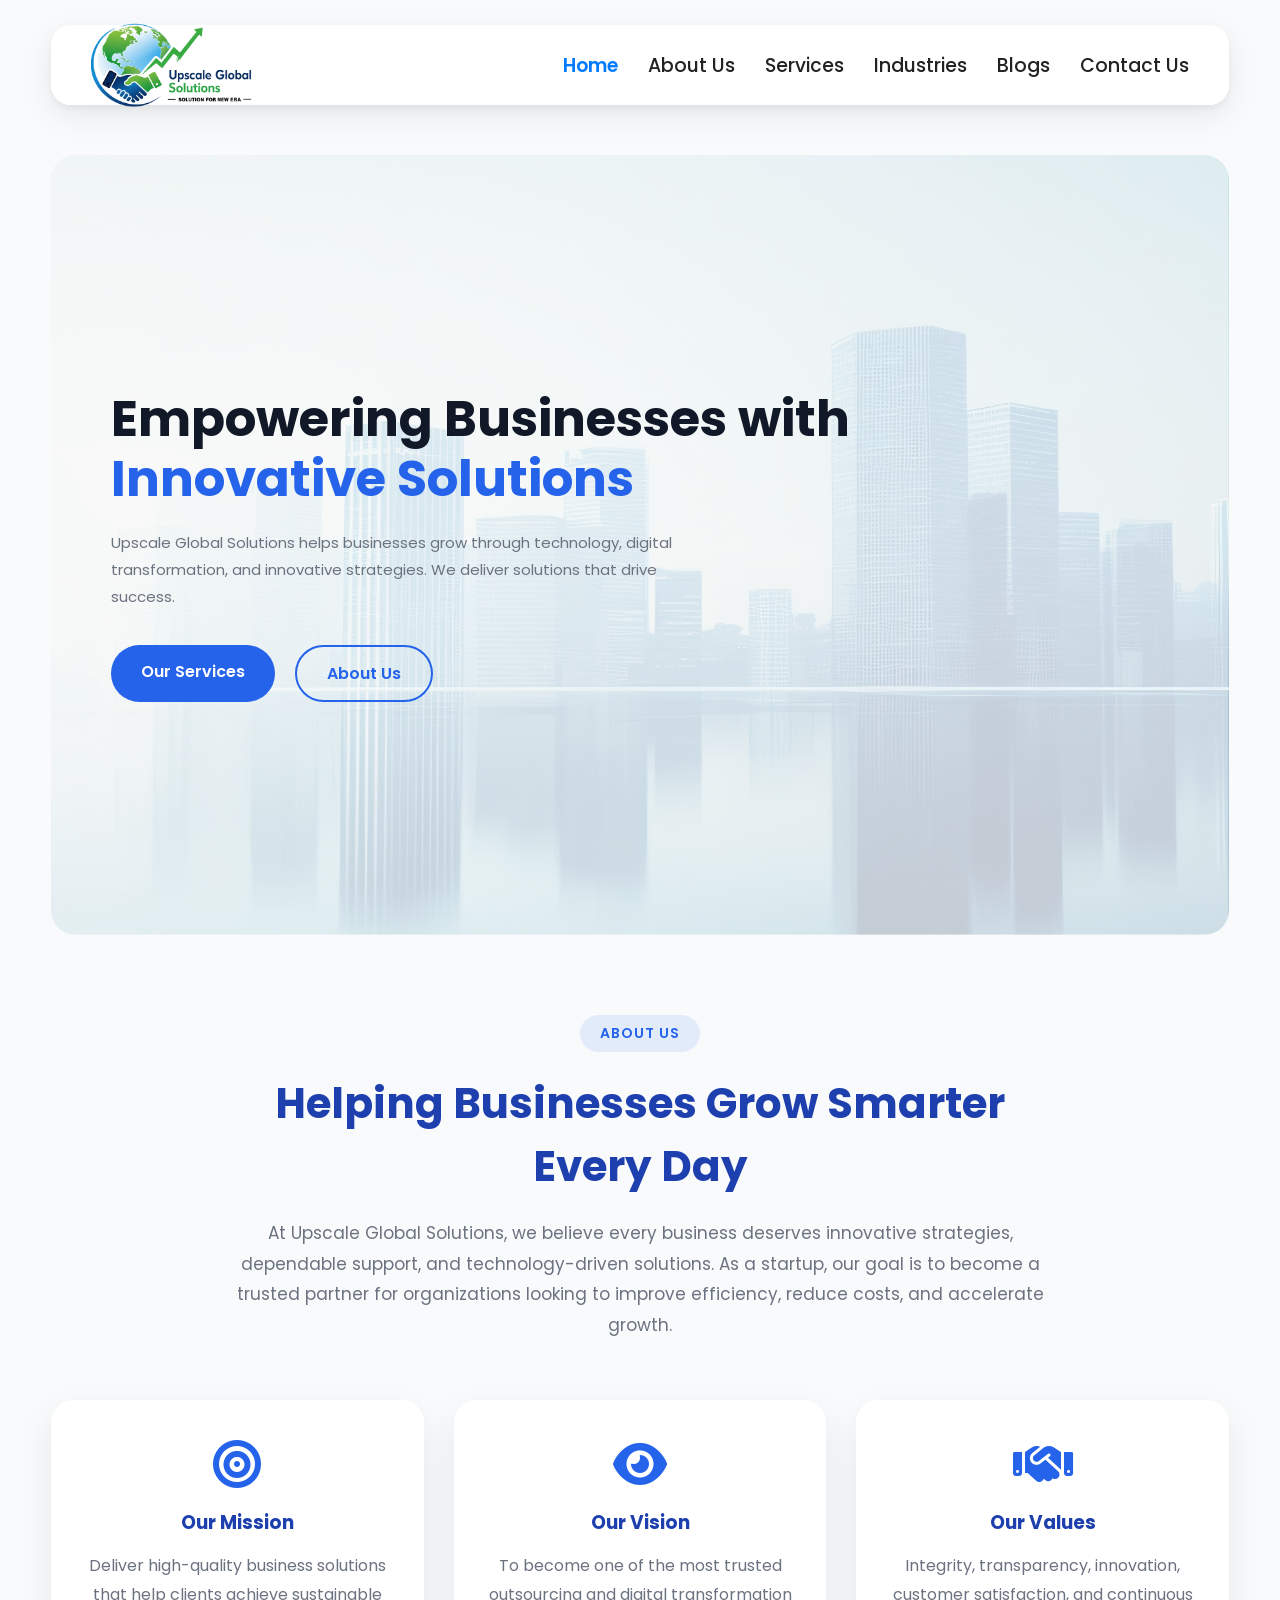
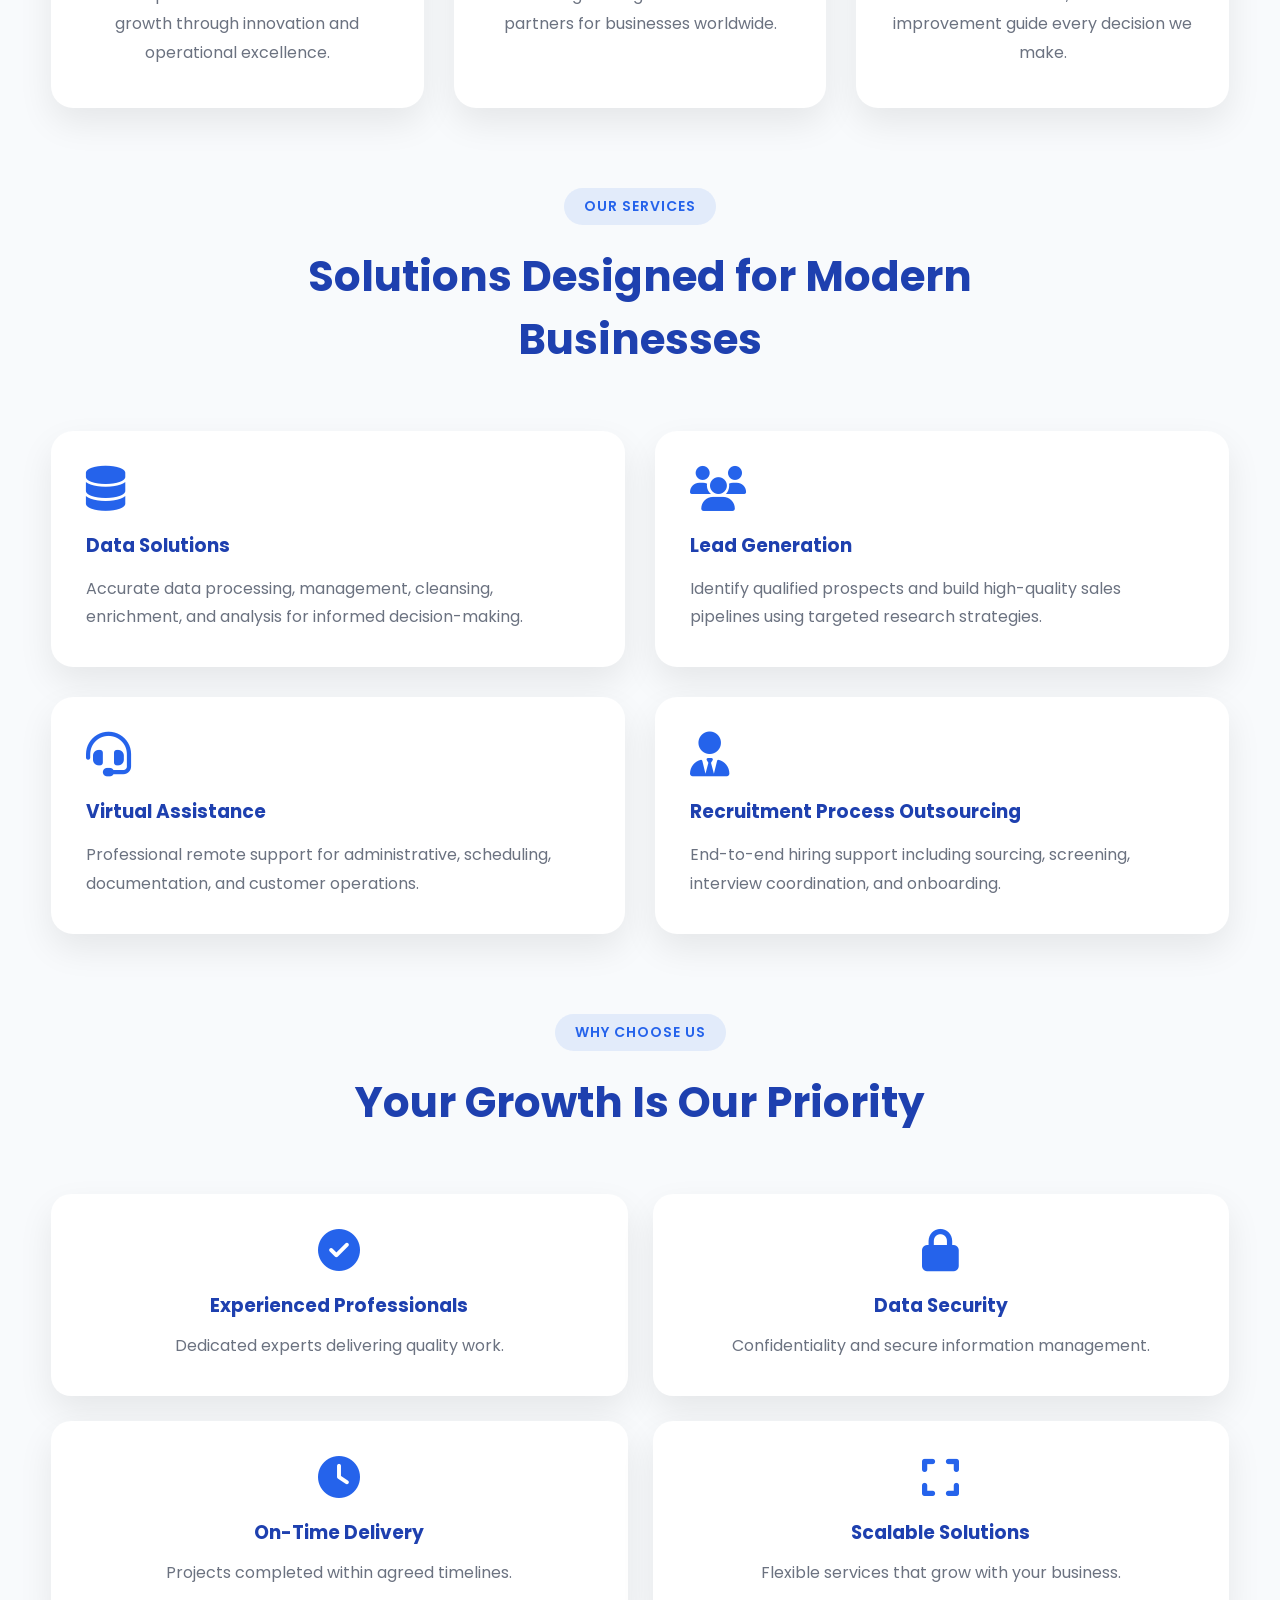
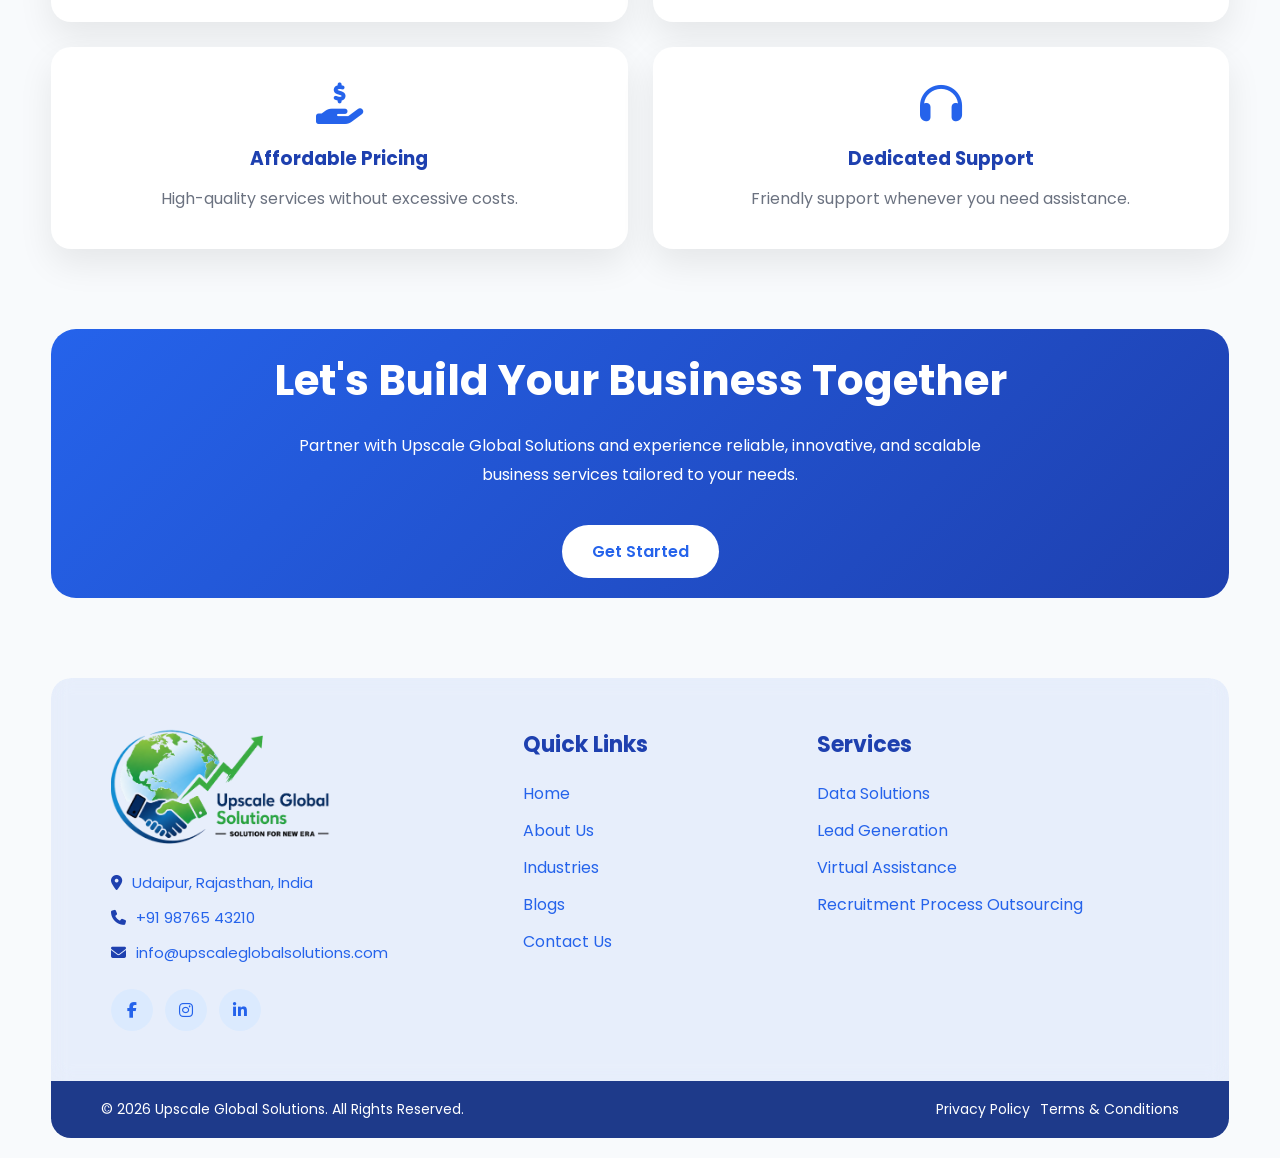
<file: index.html>
<!doctype html>
<html lang="en">
  <head>
    <meta charset="UTF-8" />
    <meta name="viewport" content="width=device-width, initial-scale=1.0" />
    <link rel="stylesheet" href="./data/css/style.css" />
    <link rel="preconnect" href="https://fonts.googleapis.com" />
    <link rel="preconnect" href="https://fonts.gstatic.com" crossorigin />
    <link
      href="https://fonts.googleapis.com/css2?family=Poppins:ital,wght@0,100;0,200;0,300;0,400;0,500;0,600;0,700;0,800;0,900;1,100;1,200;1,300;1,400;1,500;1,600;1,700;1,800;1,900&display=swap"
      rel="stylesheet"
    />
    <link
      rel="stylesheet"
      href="https://cdnjs.cloudflare.com/ajax/libs/font-awesome/6.7.2/css/all.min.css"
    />
    <title>Upscale Global Solutions</title>
  </head>
  <body>
    <nav>
      <div class="nav-left">
        <a href="./index.html">
          <img src="./data/png/logo.png" alt="Upscale Global Solutions Logo" />
        </a>
      </div>
      <!-- Hamburger -->
      <div class="menu-toggle">
        <span></span>
        <span></span>
        <span></span>
      </div>
      <div class="nav-right">
        <ul class="nav-menu">
          <li><a href="./index.html" class="active">Home</a></li>
          <li><a href="./data/pages/about-us.html">About Us</a></li>
          <li class="dropdown">
            <a href="#">Services</a>
            <ul class="dropdown-menu">
              <li>
                <a href="./data/pages/data-solutions.html">Data Solutions</a>
              </li>
              <li>
                <a href="./data/pages/lead-generation.html">Lead Generation</a>
              </li>
              <li>
                <a href="./data/pages/virtual-assistance.html"
                  >Virtual Assistance</a
                >
              </li>
              <li>
                <a href="./data/pages/recruitment-process-outsourcing.html"
                  >Recruitment Process Outsourcing</a
                >
              </li>
            </ul>
          </li>
          <li><a href="./data/pages/industries.html">Industries</a></li>
          <li><a href="./data/pages/blogs.html">Blogs</a></li>
          <li><a href="./data/pages/contact-us.html">Contact Us</a></li>
        </ul>
      </div>
    </nav>
    <section class="home">
      <div class="home-content">
        <h1>
          Empowering Businesses with <br />
          <span>Innovative Solutions</span>
        </h1>

        <p>
          Upscale Global Solutions helps businesses grow through technology,
          digital transformation, and innovative strategies. We deliver
          solutions that drive success.
        </p>

        <div class="home-buttons">
          <a href="#services" class="btn-primary">Our Services</a>
          <a href="#about" class="btn-secondary">About Us</a>
        </div>
      </div>

      <!-- <div class="home-image">
        <img src="./data/png/home-background.png.jpg" alt="Business Growth" />
      </div> -->
    </section>
    <section class="about" id="about">
      <div class="section-title">
        <span>ABOUT US</span>
        <h2>Helping Businesses Grow Smarter Every Day</h2>
        <p>
          At Upscale Global Solutions, we believe every business deserves
          innovative strategies, dependable support, and technology-driven
          solutions. As a startup, our goal is to become a trusted partner for
          organizations looking to improve efficiency, reduce costs, and
          accelerate growth.
        </p>
      </div>

      <div class="about-grid">
        <div class="about-card">
          <i class="fas fa-bullseye"></i>
          <h3>Our Mission</h3>

          <p>
            Deliver high-quality business solutions that help clients achieve
            sustainable growth through innovation and operational excellence.
          </p>
        </div>

        <div class="about-card">
          <i class="fas fa-eye"></i>

          <h3>Our Vision</h3>

          <p>
            To become one of the most trusted outsourcing and digital
            transformation partners for businesses worldwide.
          </p>
        </div>

        <div class="about-card">
          <i class="fas fa-handshake"></i>

          <h3>Our Values</h3>

          <p>
            Integrity, transparency, innovation, customer satisfaction, and
            continuous improvement guide every decision we make.
          </p>
        </div>
      </div>
    </section>
    <section class="services" id="services">
      <div class="section-title">
        <span>OUR SERVICES</span>
        <h2>Solutions Designed for Modern Businesses</h2>
      </div>

      <div class="service-grid">
        <a href="./data/pages/data-solutions.html" class="service-link">
          <div class="service-card">
            <i class="fas fa-database"></i>

            <h3>Data Solutions</h3>

            <p>
              Accurate data processing, management, cleansing, enrichment, and
              analysis for informed decision-making.
            </p>
          </div>
        </a>

        <a href="./data/pages/lead-generation.html" class="service-link">
          <div class="service-card">
            <i class="fas fa-users"></i>

            <h3>Lead Generation</h3>

            <p>
              Identify qualified prospects and build high-quality sales
              pipelines using targeted research strategies.
            </p>
          </div>
        </a>

        <a href="./data/pages/virtual-assistance.html" class="service-link">
          <div class="service-card">
            <i class="fas fa-headset"></i>

            <h3>Virtual Assistance</h3>

            <p>
              Professional remote support for administrative, scheduling,
              documentation, and customer operations.
            </p>
          </div>
        </a>

        <a
          href="./data/pages/recruitment-process-outsourcing.html"
          class="service-link"
        >
          <div class="service-card">
            <i class="fas fa-user-tie"></i>

            <h3>Recruitment Process Outsourcing</h3>

            <p>
              End-to-end hiring support including sourcing, screening, interview
              coordination, and onboarding.
            </p>
          </div>
        </a>
      </div>
    </section>
    <section class="why-us">
      <div class="section-title">
        <span>WHY CHOOSE US</span>

        <h2>Your Growth Is Our Priority</h2>
      </div>

      <div class="why-grid">
        <div>
          <i class="fas fa-check-circle"></i>
          <h3>Experienced Professionals</h3>
          <p>Dedicated experts delivering quality work.</p>
        </div>

        <div>
          <i class="fas fa-lock"></i>
          <h3>Data Security</h3>
          <p>Confidentiality and secure information management.</p>
        </div>

        <div>
          <i class="fas fa-clock"></i>
          <h3>On-Time Delivery</h3>
          <p>Projects completed within agreed timelines.</p>
        </div>

        <div>
          <i class="fas fa-expand"></i>
          <h3>Scalable Solutions</h3>
          <p>Flexible services that grow with your business.</p>
        </div>

        <div>
          <i class="fas fa-hand-holding-dollar"></i>
          <h3>Affordable Pricing</h3>
          <p>High-quality services without excessive costs.</p>
        </div>

        <div>
          <i class="fas fa-headphones"></i>
          <h3>Dedicated Support</h3>
          <p>Friendly support whenever you need assistance.</p>
        </div>
      </div>
    </section>
    <section class="cta">
      <h2>Let's Build Your Business Together</h2>

      <p>
        Partner with Upscale Global Solutions and experience reliable,
        innovative, and scalable business services tailored to your needs.
      </p>

      <a href="./data/pages/contact-us.html" class="btn-primary">
        Get Started
      </a>
    </section>
    <footer>
      <!-- Top Section -->
      <div class="footer-top">
        <!-- Column 1 -->
        <div class="footer-column company-info">
          <a href="./index.html">
            <img
              src="./data/png/logo.png"
              alt="Upscale Global Solutions Logo"
              class="footer-logo"
            />
          </a>

          <div class="contact-info">
            <p>
              <i class="fas fa-map-marker-alt"></i>
              Udaipur, Rajasthan, India
            </p>

            <p>
              <i class="fas fa-phone"></i>
              +91 98765 43210
            </p>

            <p>
              <i class="fas fa-envelope"></i>
              info@upscaleglobalsolutions.com
            </p>
          </div>

          <div class="social-icons">
            <a href="#"><i class="fab fa-facebook-f"></i></a>
            <a href="#"><i class="fab fa-instagram"></i></a>
            <a href="#"><i class="fab fa-linkedin-in"></i></a>
          </div>
        </div>

        <!-- Column 2 -->
        <div class="footer-column">
          <h3>Quick Links</h3>

          <ul>
            <li><a href="./index.html">Home</a></li>
            <li><a href="./data/pages/about-us.html">About Us</a></li>
            <li><a href="./data/pages/industries.html">Industries</a></li>
            <li><a href="./data/pages/blogs.html">Blogs</a></li>
            <li><a href="./data/pages/contact-us.html">Contact Us</a></li>
          </ul>
        </div>

        <!-- Column 3 -->
        <div class="footer-column">
          <h3>Services</h3>

          <ul>
            <li>
              <a href="./data/pages/data-solutions.html">Data Solutions</a>
            </li>
            <li>
              <a href="./data/pages/lead-generation.html">Lead Generation</a>
            </li>
            <li>
              <a href="./data/pages/virtual-assistance.html"
                >Virtual Assistance</a
              >
            </li>
            <li>
              <a href="./data/pages/recruitment-process-outsourcing.html"
                >Recruitment Process Outsourcing</a
              >
            </li>
          </ul>
        </div>
      </div>

      <!-- Bottom Bar -->
      <div class="footer-bottom">
        <p>© 2026 Upscale Global Solutions. All Rights Reserved.</p>

        <div class="bottom-links">
          <a href="./data/pages/privacy-policy.html">Privacy Policy</a>
          <a href="./data/pages/terms-and-conditions.html"
            >Terms & Conditions</a
          >
        </div>
      </div>
    </footer>
    <script src="./data/js/index.js"></script>
  </body>
</html>
</file>
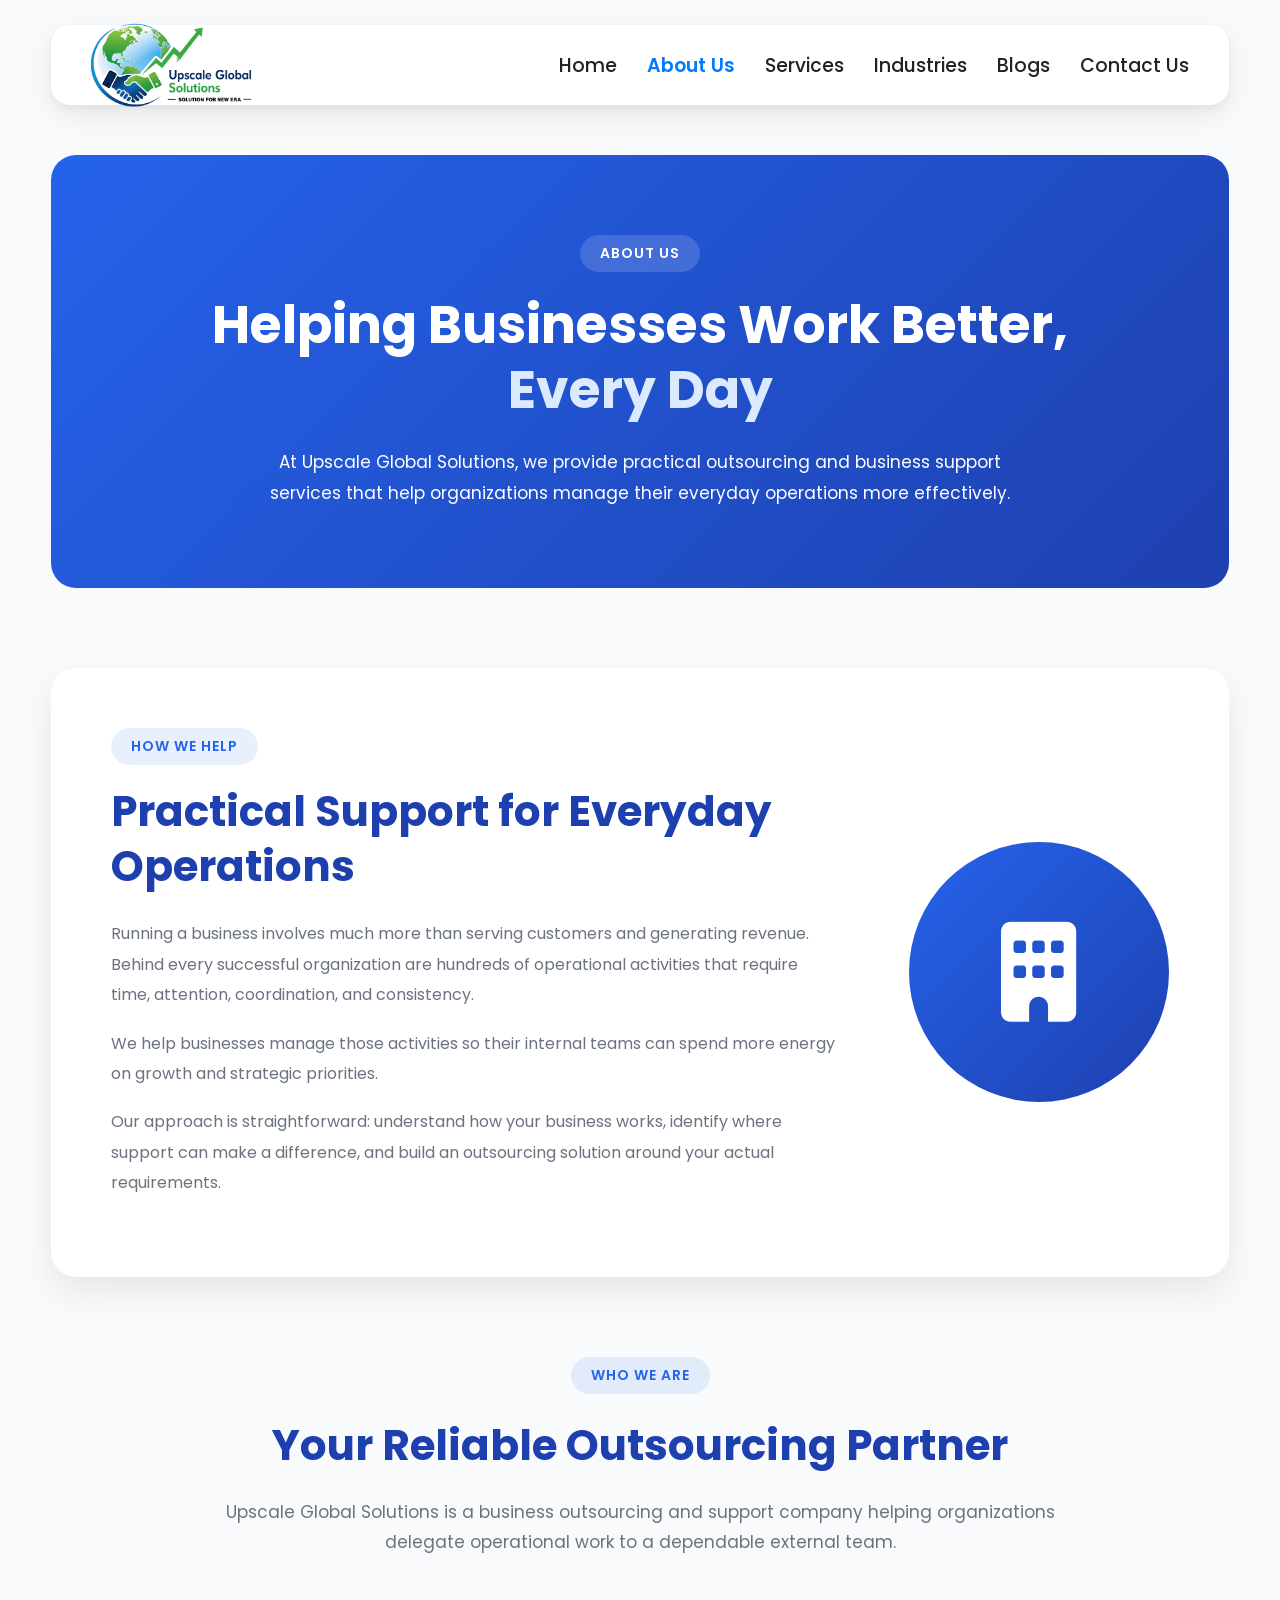
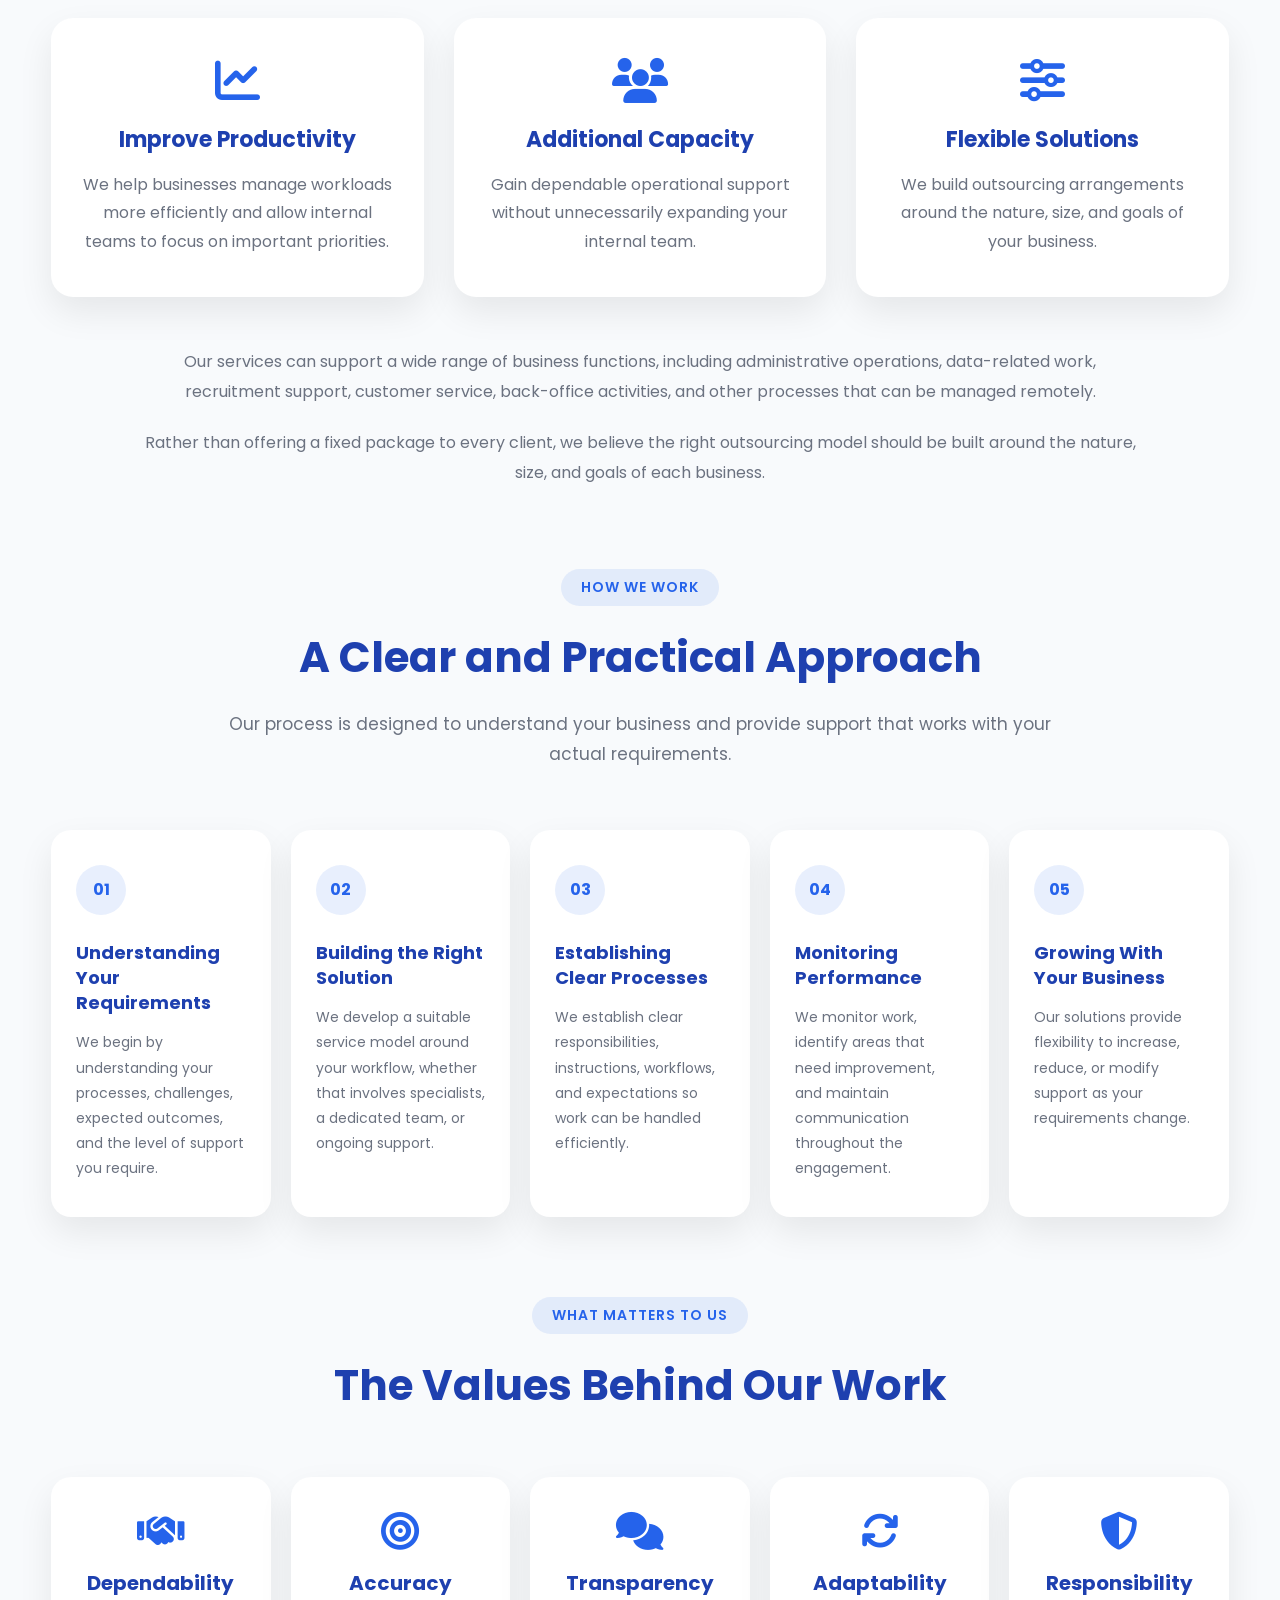
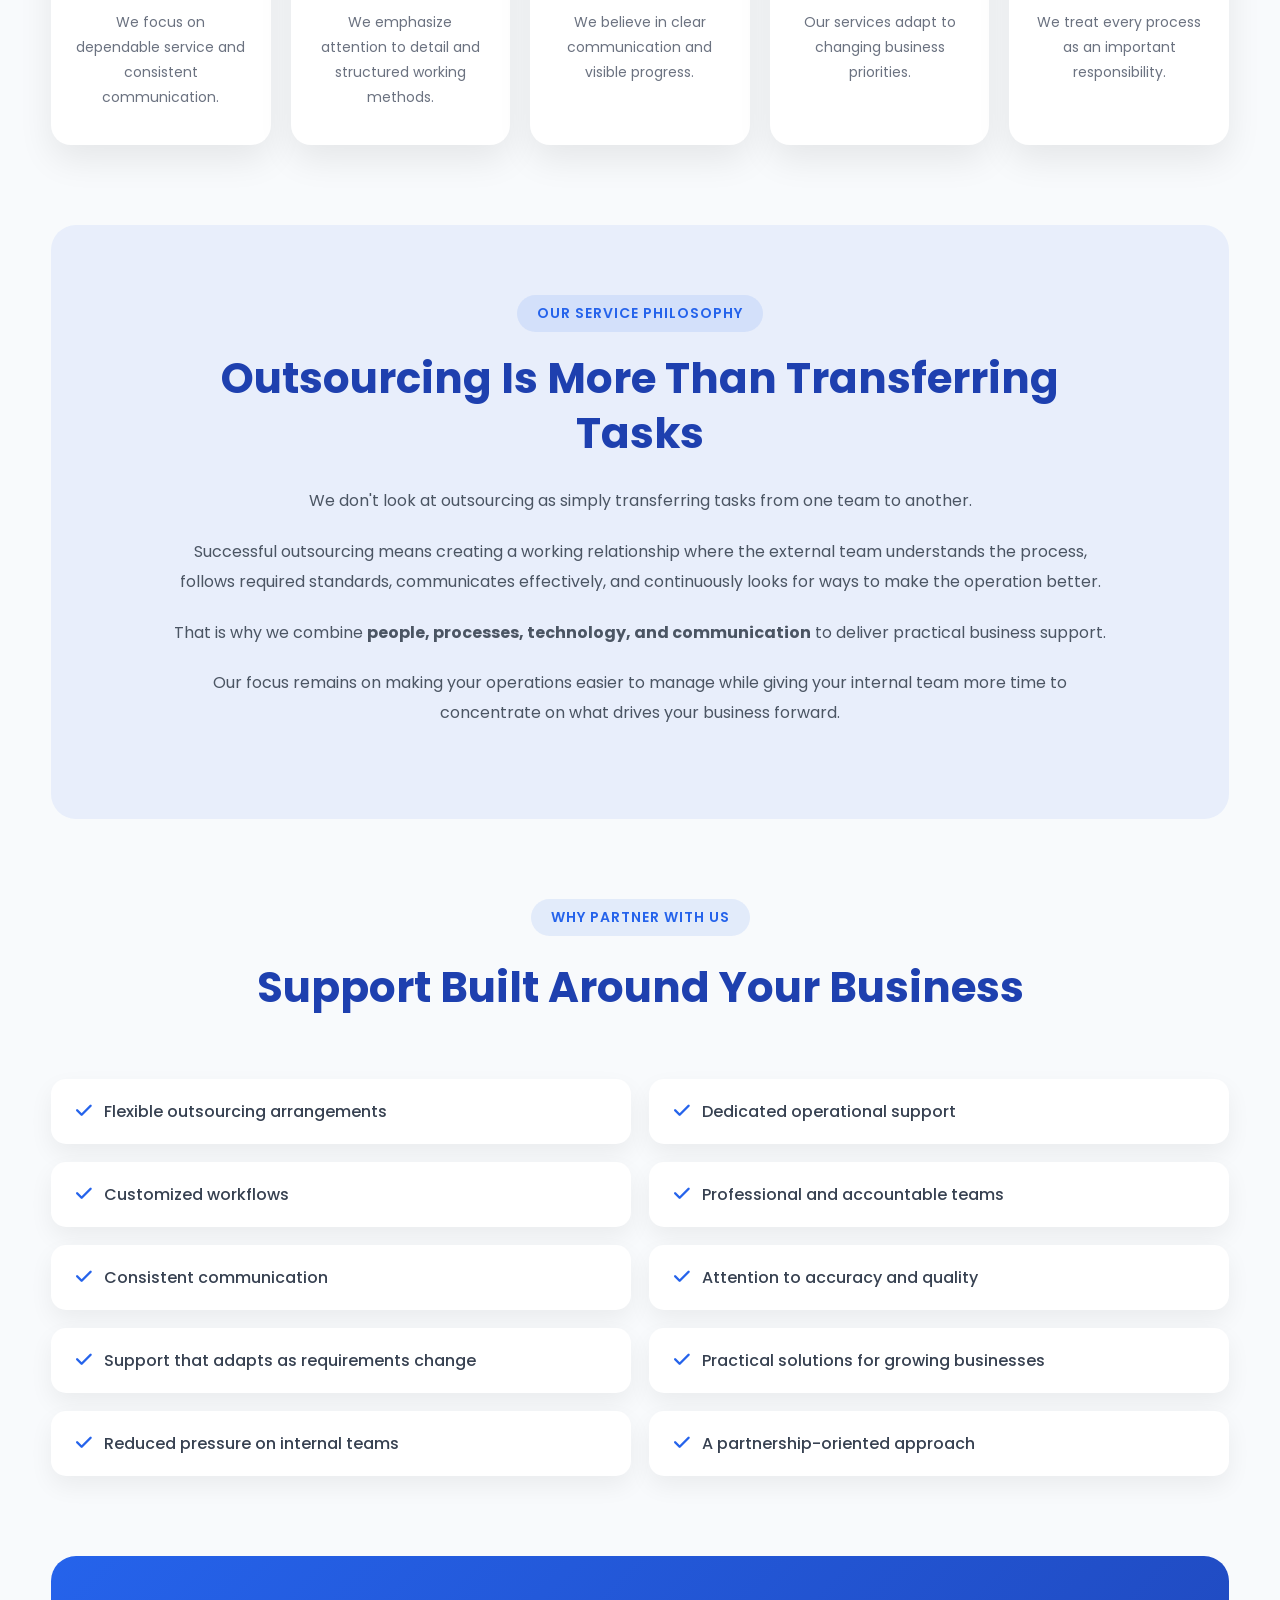
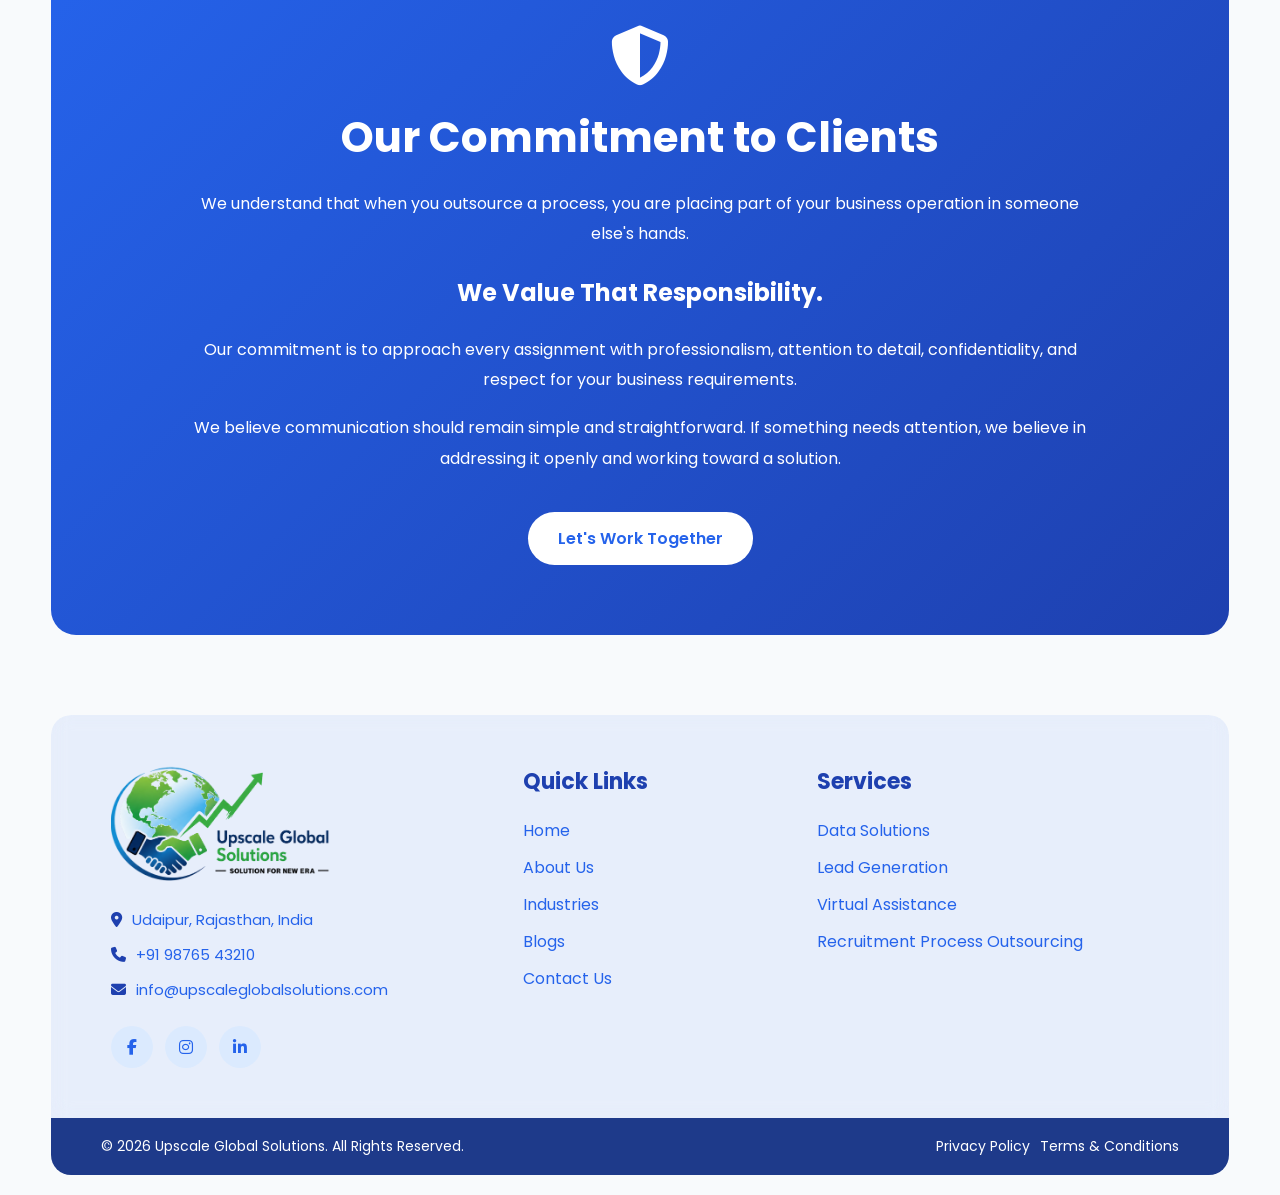
<file: data/pages/about-us.html>
<!doctype html>
<html lang="en">
  <head>
    <meta charset="UTF-8" />
    <meta name="viewport" content="width=device-width, initial-scale=1.0" />

    <link rel="stylesheet" href="../css/style.css" />

    <link rel="preconnect" href="https://fonts.googleapis.com" />
    <link rel="preconnect" href="https://fonts.gstatic.com" crossorigin />

    <link
      href="https://fonts.googleapis.com/css2?family=Poppins:ital,wght@0,100;0,200;0,300;0,400;0,500;0,600;0,700;0,800;0,900;1,100;1,200;1,300;1,400;1,500;1,600;1,700;1,800;1,900&display=swap"
      rel="stylesheet"
    />

    <link
      rel="stylesheet"
      href="https://cdnjs.cloudflare.com/ajax/libs/font-awesome/6.7.2/css/all.min.css"
    />

    <title>About Us | Upscale Global Solutions</title>
  </head>

  <body>
    <!-- =====================================================
         NAVBAR
    ====================================================== -->

    <nav>
      <div class="nav-left">
        <a href="../../index.html">
          <img src="../png/logo.png" alt="Upscale Global Solutions Logo" />
        </a>
      </div>

      <!-- Hamburger -->
      <div class="menu-toggle">
        <span></span>
        <span></span>
        <span></span>
      </div>

      <div class="nav-right">
        <ul class="nav-menu">
          <li><a href="../../index.html">Home</a></li>

          <li>
            <a href="../pages/about-us.html" class="active">About Us</a>
          </li>

          <li class="dropdown">
            <a href="#">Services</a>

            <ul class="dropdown-menu">
              <li>
                <a href="./data-solutions.html">Data Solutions</a>
              </li>

              <li>
                <a href="./lead-generation.html">Lead Generation</a>
              </li>

              <li>
                <a href="./virtual-assistance.html">Virtual Assistance</a>
              </li>

              <li>
                <a href="./recruitment-process-outsourcing.html">
                  Recruitment Process Outsourcing
                </a>
              </li>
            </ul>
          </li>

          <li>
            <a href="./industries.html">Industries</a>
          </li>

          <li>
            <a href="./blogs.html">Blogs</a>
          </li>

          <li>
            <a href="./contact-us.html">Contact Us</a>
          </li>
        </ul>
      </div>
    </nav>

    <!-- =====================================================
         ABOUT US PAGE - MIDDLE CONTENT
    ====================================================== -->

    <!-- ABOUT HERO -->

    <section class="about-page-banner">
      <div class="about-page-banner-content">
        <span>ABOUT US</span>

        <h1>
          Helping Businesses Work Better,
          <strong>Every Day</strong>
        </h1>

        <p>
          At Upscale Global Solutions, we provide practical outsourcing and
          business support services that help organizations manage their
          everyday operations more effectively.
        </p>
      </div>
    </section>

    <!-- INTRODUCTION -->

    <section class="about-intro-page">
      <div class="about-intro-content">
        <div class="about-intro-text">
          <span class="service-tag">HOW WE HELP</span>

          <h2>Practical Support for Everyday Operations</h2>

          <p>
            Running a business involves much more than serving customers and
            generating revenue. Behind every successful organization are
            hundreds of operational activities that require time, attention,
            coordination, and consistency.
          </p>

          <p>
            We help businesses manage those activities so their internal teams
            can spend more energy on growth and strategic priorities.
          </p>

          <p>
            Our approach is straightforward: understand how your business works,
            identify where support can make a difference, and build an
            outsourcing solution around your actual requirements.
          </p>
        </div>

        <div class="about-intro-icon">
          <i class="fas fa-building"></i>
        </div>
      </div>
    </section>

    <!-- WHO WE ARE -->

    <section class="who-we-are">
      <div class="section-title">
        <span>WHO WE ARE</span>

        <h2>Your Reliable Outsourcing Partner</h2>

        <p>
          Upscale Global Solutions is a business outsourcing and support company
          helping organizations delegate operational work to a dependable
          external team.
        </p>
      </div>

      <div class="who-content">
        <div class="who-card">
          <i class="fas fa-chart-line"></i>

          <h3>Improve Productivity</h3>

          <p>
            We help businesses manage workloads more efficiently and allow
            internal teams to focus on important priorities.
          </p>
        </div>

        <div class="who-card">
          <i class="fas fa-users"></i>

          <h3>Additional Capacity</h3>

          <p>
            Gain dependable operational support without unnecessarily expanding
            your internal team.
          </p>
        </div>

        <div class="who-card">
          <i class="fas fa-sliders-h"></i>

          <h3>Flexible Solutions</h3>

          <p>
            We build outsourcing arrangements around the nature, size, and goals
            of your business.
          </p>
        </div>
      </div>

      <div class="about-wide-text">
        <p>
          Our services can support a wide range of business functions, including
          administrative operations, data-related work, recruitment support,
          customer service, back-office activities, and other processes that can
          be managed remotely.
        </p>

        <p>
          Rather than offering a fixed package to every client, we believe the
          right outsourcing model should be built around the nature, size, and
          goals of each business.
        </p>
      </div>
    </section>

    <!-- HOW WE WORK -->

    <section class="how-we-work">
      <div class="section-title">
        <span>HOW WE WORK</span>

        <h2>A Clear and Practical Approach</h2>

        <p>
          Our process is designed to understand your business and provide
          support that works with your actual requirements.
        </p>
      </div>

      <div class="work-grid">
        <div class="work-card">
          <div class="work-number">01</div>

          <h3>Understanding Your Requirements</h3>

          <p>
            We begin by understanding your processes, challenges, expected
            outcomes, and the level of support you require.
          </p>
        </div>

        <div class="work-card">
          <div class="work-number">02</div>

          <h3>Building the Right Solution</h3>

          <p>
            We develop a suitable service model around your workflow, whether
            that involves specialists, a dedicated team, or ongoing support.
          </p>
        </div>

        <div class="work-card">
          <div class="work-number">03</div>

          <h3>Establishing Clear Processes</h3>

          <p>
            We establish clear responsibilities, instructions, workflows, and
            expectations so work can be handled efficiently.
          </p>
        </div>

        <div class="work-card">
          <div class="work-number">04</div>

          <h3>Monitoring Performance</h3>

          <p>
            We monitor work, identify areas that need improvement, and maintain
            communication throughout the engagement.
          </p>
        </div>

        <div class="work-card">
          <div class="work-number">05</div>

          <h3>Growing With Your Business</h3>

          <p>
            Our solutions provide flexibility to increase, reduce, or modify
            support as your requirements change.
          </p>
        </div>
      </div>
    </section>

    <!-- WHAT MATTERS TO US -->

    <section class="what-matters">
      <div class="section-title">
        <span>WHAT MATTERS TO US</span>

        <h2>The Values Behind Our Work</h2>
      </div>

      <div class="values-grid">
        <div class="value-card">
          <i class="fas fa-handshake"></i>

          <h3>Dependability</h3>

          <p>We focus on dependable service and consistent communication.</p>
        </div>

        <div class="value-card">
          <i class="fas fa-bullseye"></i>

          <h3>Accuracy</h3>

          <p>
            We emphasize attention to detail and structured working methods.
          </p>
        </div>

        <div class="value-card">
          <i class="fas fa-comments"></i>

          <h3>Transparency</h3>

          <p>We believe in clear communication and visible progress.</p>
        </div>

        <div class="value-card">
          <i class="fas fa-arrows-rotate"></i>

          <h3>Adaptability</h3>

          <p>Our services adapt to changing business priorities.</p>
        </div>

        <div class="value-card">
          <i class="fas fa-shield-halved"></i>

          <h3>Responsibility</h3>

          <p>We treat every process as an important responsibility.</p>
        </div>
      </div>
    </section>

    <!-- SERVICE PHILOSOPHY -->

    <section class="service-philosophy">
      <div class="philosophy-content">
        <span class="service-tag">OUR SERVICE PHILOSOPHY</span>

        <h2>Outsourcing Is More Than Transferring Tasks</h2>

        <p>
          We don't look at outsourcing as simply transferring tasks from one
          team to another.
        </p>

        <p>
          Successful outsourcing means creating a working relationship where the
          external team understands the process, follows required standards,
          communicates effectively, and continuously looks for ways to make the
          operation better.
        </p>

        <p>
          That is why we combine
          <strong>people, processes, technology, and communication</strong>
          to deliver practical business support.
        </p>

        <p>
          Our focus remains on making your operations easier to manage while
          giving your internal team more time to concentrate on what drives your
          business forward.
        </p>
      </div>
    </section>

    <!-- WHY PARTNER WITH US -->

    <section class="partner-section">
      <div class="section-title">
        <span>WHY PARTNER WITH US</span>

        <h2>Support Built Around Your Business</h2>
      </div>

      <div class="partner-grid">
        <div>
          <i class="fas fa-check"></i>
          Flexible outsourcing arrangements
        </div>

        <div>
          <i class="fas fa-check"></i>
          Dedicated operational support
        </div>

        <div>
          <i class="fas fa-check"></i>
          Customized workflows
        </div>

        <div>
          <i class="fas fa-check"></i>
          Professional and accountable teams
        </div>

        <div>
          <i class="fas fa-check"></i>
          Consistent communication
        </div>

        <div>
          <i class="fas fa-check"></i>
          Attention to accuracy and quality
        </div>

        <div>
          <i class="fas fa-check"></i>
          Support that adapts as requirements change
        </div>

        <div>
          <i class="fas fa-check"></i>
          Practical solutions for growing businesses
        </div>

        <div>
          <i class="fas fa-check"></i>
          Reduced pressure on internal teams
        </div>

        <div>
          <i class="fas fa-check"></i>
          A partnership-oriented approach
        </div>
      </div>
    </section>

    <!-- CLIENT COMMITMENT -->

    <section class="about-commitment">
      <div class="commitment-content">
        <i class="fas fa-shield-halved"></i>

        <h2>Our Commitment to Clients</h2>

        <p>
          We understand that when you outsource a process, you are placing part
          of your business operation in someone else's hands.
        </p>

        <h3>We Value That Responsibility.</h3>

        <p>
          Our commitment is to approach every assignment with professionalism,
          attention to detail, confidentiality, and respect for your business
          requirements.
        </p>

        <p>
          We believe communication should remain simple and straightforward. If
          something needs attention, we believe in addressing it openly and
          working toward a solution.
        </p>

        <a href="./contact-us.html" class="btn-primary">
          Let's Work Together
        </a>
      </div>
    </section>

    <!-- =====================================================
         FOOTER
    ====================================================== -->

    <footer>
      <!-- Top Section -->
      <div class="footer-top">
        <!-- Column 1 -->
        <div class="footer-column company-info">
          <a href="../../index.html">
            <img
              src="../png/logo.png"
              alt="Upscale Global Solutions Logo"
              class="footer-logo"
            />
          </a>

          <div class="contact-info">
            <p>
              <i class="fas fa-map-marker-alt"></i>
              Udaipur, Rajasthan, India
            </p>

            <p>
              <i class="fas fa-phone"></i>
              +91 98765 43210
            </p>

            <p>
              <i class="fas fa-envelope"></i>
              info@upscaleglobalsolutions.com
            </p>
          </div>

          <div class="social-icons">
            <a href="#">
              <i class="fab fa-facebook-f"></i>
            </a>

            <a href="#">
              <i class="fab fa-instagram"></i>
            </a>

            <a href="#">
              <i class="fab fa-linkedin-in"></i>
            </a>
          </div>
        </div>

        <!-- Column 2 -->
        <div class="footer-column">
          <h3>Quick Links</h3>

          <ul>
            <li><a href="../../index.html">Home</a></li>
            <li><a href="../pages/about-us.html">About Us</a></li>
            <li><a href="./industries.html">Industries</a></li>
            <li><a href="./blogs.html">Blogs</a></li>
            <li><a href="./contact-us.html">Contact Us</a></li>
          </ul>
        </div>

        <!-- Column 3 -->
        <div class="footer-column">
          <h3>Services</h3>

          <ul>
            <li>
              <a href="./data-solutions.html">Data Solutions</a>
            </li>

            <li>
              <a href="./lead-generation.html">Lead Generation</a>
            </li>

            <li>
              <a href="./virtual-assistance.html">Virtual Assistance</a>
            </li>

            <li>
              <a href="./recruitment-process-outsourcing.html">
                Recruitment Process Outsourcing
              </a>
            </li>
          </ul>
        </div>
      </div>

      <!-- Bottom Bar -->
      <div class="footer-bottom">
        <p>© 2026 Upscale Global Solutions. All Rights Reserved.</p>

        <div class="bottom-links">
          <a href="./privacy-policy.html"> Privacy Policy </a>

          <a href="./terms-and-conditions.html"> Terms & Conditions </a>
        </div>
      </div>
    </footer>

    <script src="../js/index.js"></script>
  </body>
</html>
</file>
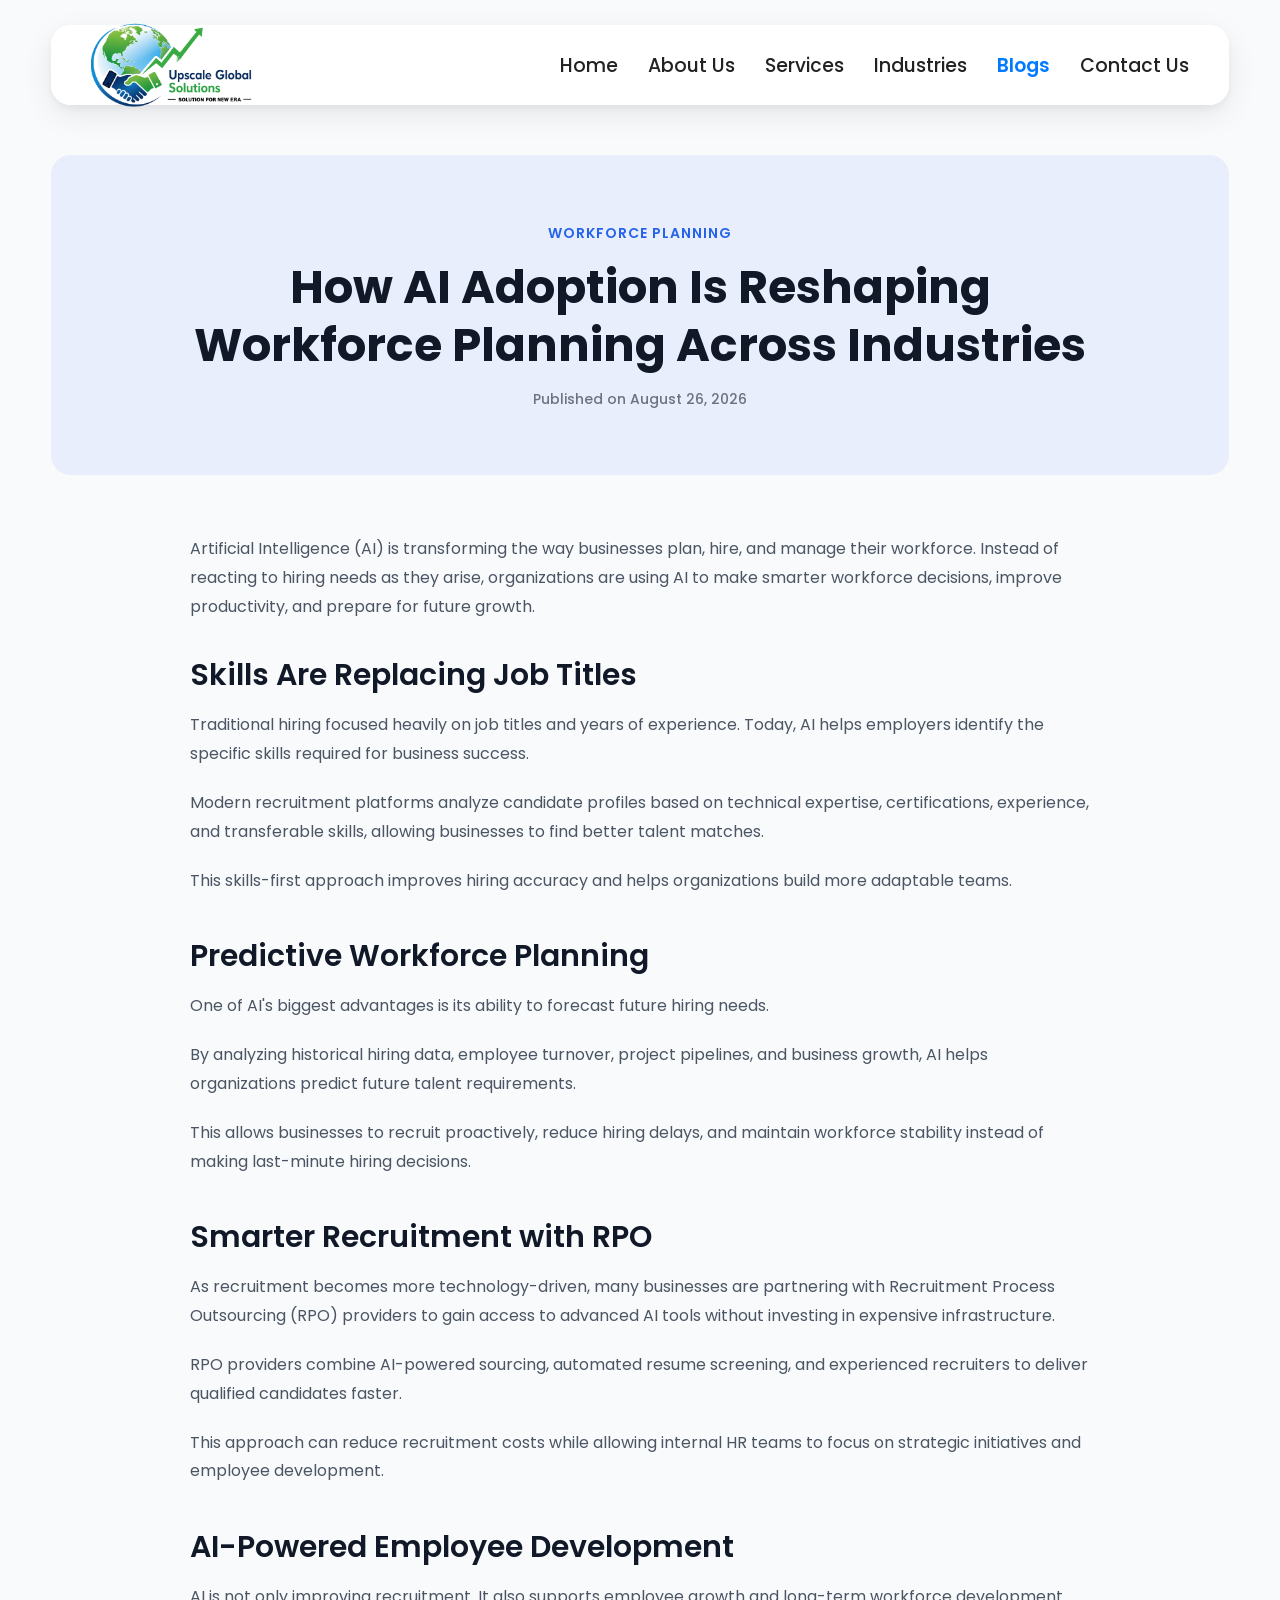
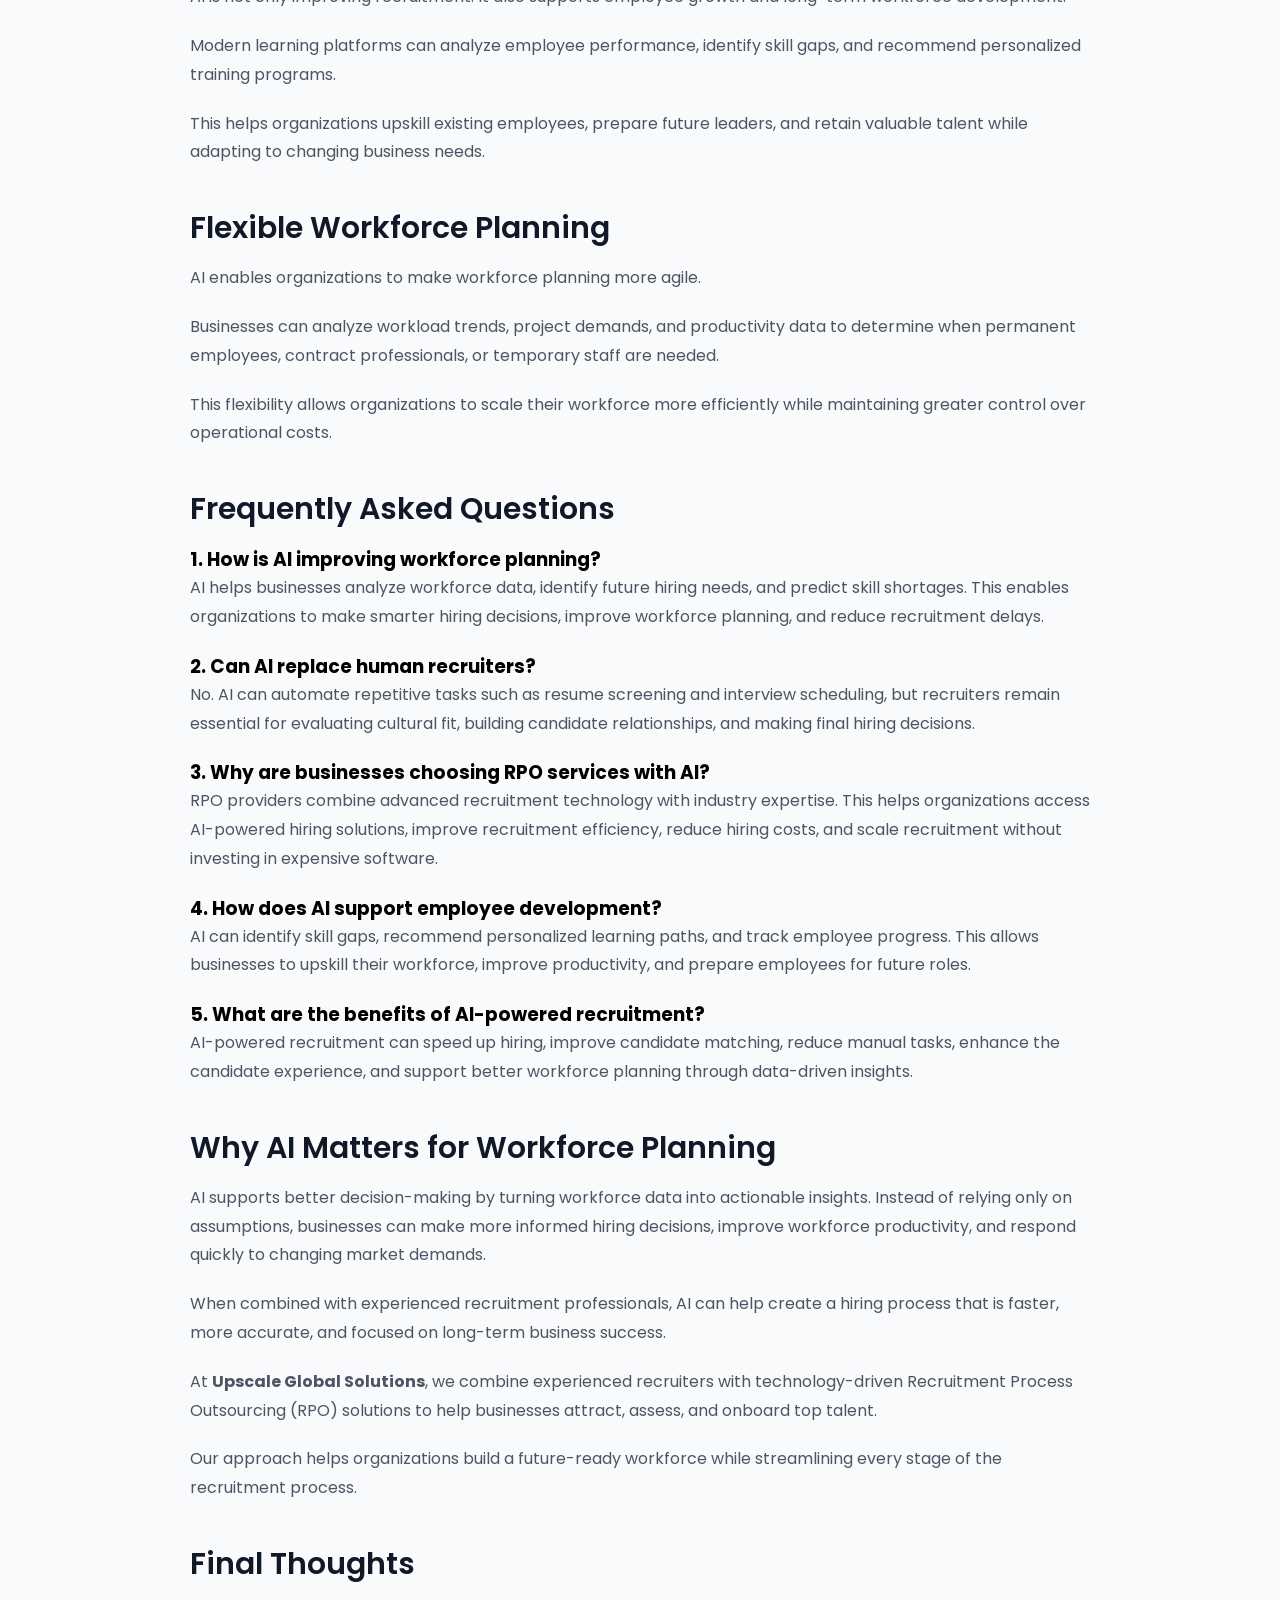
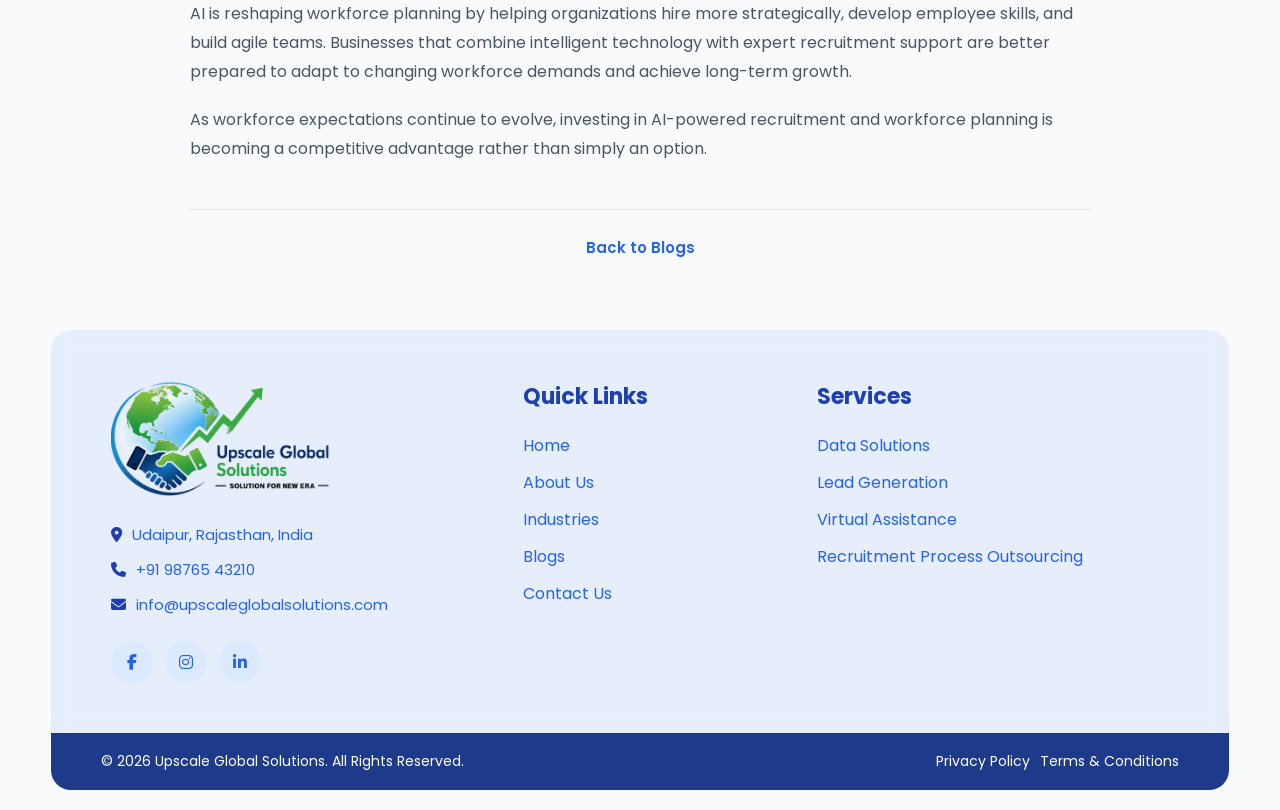
<file: data/pages/blog-ai-workforce-planning.html>
<!doctype html>

<html lang="en">
  <head>
    <meta charset="UTF-8" />
    <meta name="viewport" content="width=device-width, initial-scale=1.0" />

    <title>
      How AI Adoption Is Reshaping Workforce Planning Across Industries |
      Upscale Global Solutions
    </title>

    <link rel="stylesheet" href="../css/style.css" />

    <link rel="preconnect" href="https://fonts.googleapis.com" />
    <link rel="preconnect" href="https://fonts.gstatic.com" crossorigin />

    <link
      href="https://fonts.googleapis.com/css2?family=Poppins:wght@100;200;300;400;500;600;700;800;900&display=swap"
      rel="stylesheet"
    />

    <link
      rel="stylesheet"
      href="https://cdnjs.cloudflare.com/ajax/libs/font-awesome/6.7.2/css/all.min.css"
    />
  </head>

  <body>
    <!-- ================= NAVBAR ================= -->

    <nav>
      <div class="nav-left">
        <a href="../../index.html">
          <img src="../png/logo.png" alt="Upscale Global Solutions Logo" />
        </a>
      </div>

      <div class="menu-toggle">
        <span></span>
        <span></span>
        <span></span>
      </div>

      <div class="nav-right">
        <ul class="nav-menu">
          <li>
            <a href="../../index.html">Home</a>
          </li>

          <li>
            <a href="../pages/about-us.html">About Us</a>
          </li>

          <li class="dropdown">
            <a href="#">Services</a>

            <ul class="dropdown-menu">
              <li>
                <a href="./data-solutions.html">Data Solutions</a>
              </li>

              <li>
                <a href="./lead-generation.html">Lead Generation</a>
              </li>

              <li>
                <a href="./virtual-assistance.html">Virtual Assistance</a>
              </li>

              <li>
                <a href="./recruitment-process-outsourcing.html">
                  Recruitment Process Outsourcing
                </a>
              </li>
            </ul>
          </li>

          <li>
            <a href="./industries.html">Industries</a>
          </li>

          <li>
            <a href="./blogs.html" class="active">Blogs</a>
          </li>

          <li>
            <a href="./contact-us.html">Contact Us</a>
          </li>
        </ul>
      </div>
    </nav>

    <!-- ================= BLOG HEADER ================= -->

    <section class="blog-detail-banner">
      <div class="blog-detail-header">
        <span class="blog-detail-category">Workforce Planning</span>

        <h1>
          How AI Adoption Is Reshaping Workforce Planning Across Industries
        </h1>

        <p class="blog-detail-date">Published on August 26, 2026</p>
      </div>
    </section>

    <!-- ================= BLOG ARTICLE ================= -->

    <section class="blog-detail">
      <article class="blog-article">
        <p>
          Artificial Intelligence (AI) is transforming the way businesses plan,
          hire, and manage their workforce. Instead of reacting to hiring needs
          as they arise, organizations are using AI to make smarter workforce
          decisions, improve productivity, and prepare for future growth.
        </p>

        <h2>Skills Are Replacing Job Titles</h2>

        <p>
          Traditional hiring focused heavily on job titles and years of
          experience. Today, AI helps employers identify the specific skills
          required for business success.
        </p>

        <p>
          Modern recruitment platforms analyze candidate profiles based on
          technical expertise, certifications, experience, and transferable
          skills, allowing businesses to find better talent matches.
        </p>

        <p>
          This skills-first approach improves hiring accuracy and helps
          organizations build more adaptable teams.
        </p>

        <h2>Predictive Workforce Planning</h2>

        <p>
          One of AI's biggest advantages is its ability to forecast future
          hiring needs.
        </p>

        <p>
          By analyzing historical hiring data, employee turnover, project
          pipelines, and business growth, AI helps organizations predict future
          talent requirements.
        </p>

        <p>
          This allows businesses to recruit proactively, reduce hiring delays,
          and maintain workforce stability instead of making last-minute hiring
          decisions.
        </p>

        <h2>Smarter Recruitment with RPO</h2>

        <p>
          As recruitment becomes more technology-driven, many businesses are
          partnering with Recruitment Process Outsourcing (RPO) providers to
          gain access to advanced AI tools without investing in expensive
          infrastructure.
        </p>

        <p>
          RPO providers combine AI-powered sourcing, automated resume screening,
          and experienced recruiters to deliver qualified candidates faster.
        </p>

        <p>
          This approach can reduce recruitment costs while allowing internal HR
          teams to focus on strategic initiatives and employee development.
        </p>

        <h2>AI-Powered Employee Development</h2>

        <p>
          AI is not only improving recruitment. It also supports employee growth
          and long-term workforce development.
        </p>

        <p>
          Modern learning platforms can analyze employee performance, identify
          skill gaps, and recommend personalized training programs.
        </p>

        <p>
          This helps organizations upskill existing employees, prepare future
          leaders, and retain valuable talent while adapting to changing
          business needs.
        </p>

        <h2>Flexible Workforce Planning</h2>

        <p>AI enables organizations to make workforce planning more agile.</p>

        <p>
          Businesses can analyze workload trends, project demands, and
          productivity data to determine when permanent employees, contract
          professionals, or temporary staff are needed.
        </p>

        <p>
          This flexibility allows organizations to scale their workforce more
          efficiently while maintaining greater control over operational costs.
        </p>

        <h2>Frequently Asked Questions</h2>

        <h3>1. How is AI improving workforce planning?</h3>

        <p>
          AI helps businesses analyze workforce data, identify future hiring
          needs, and predict skill shortages. This enables organizations to make
          smarter hiring decisions, improve workforce planning, and reduce
          recruitment delays.
        </p>

        <h3>2. Can AI replace human recruiters?</h3>

        <p>
          No. AI can automate repetitive tasks such as resume screening and
          interview scheduling, but recruiters remain essential for evaluating
          cultural fit, building candidate relationships, and making final
          hiring decisions.
        </p>

        <h3>3. Why are businesses choosing RPO services with AI?</h3>

        <p>
          RPO providers combine advanced recruitment technology with industry
          expertise. This helps organizations access AI-powered hiring
          solutions, improve recruitment efficiency, reduce hiring costs, and
          scale recruitment without investing in expensive software.
        </p>

        <h3>4. How does AI support employee development?</h3>

        <p>
          AI can identify skill gaps, recommend personalized learning paths, and
          track employee progress. This allows businesses to upskill their
          workforce, improve productivity, and prepare employees for future
          roles.
        </p>

        <h3>5. What are the benefits of AI-powered recruitment?</h3>

        <p>
          AI-powered recruitment can speed up hiring, improve candidate
          matching, reduce manual tasks, enhance the candidate experience, and
          support better workforce planning through data-driven insights.
        </p>

        <h2>Why AI Matters for Workforce Planning</h2>

        <p>
          AI supports better decision-making by turning workforce data into
          actionable insights. Instead of relying only on assumptions,
          businesses can make more informed hiring decisions, improve workforce
          productivity, and respond quickly to changing market demands.
        </p>

        <p>
          When combined with experienced recruitment professionals, AI can help
          create a hiring process that is faster, more accurate, and focused on
          long-term business success.
        </p>

        <p>
          At <strong>Upscale Global Solutions</strong>, we combine experienced
          recruiters with technology-driven Recruitment Process Outsourcing
          (RPO) solutions to help businesses attract, assess, and onboard top
          talent.
        </p>

        <p>
          Our approach helps organizations build a future-ready workforce while
          streamlining every stage of the recruitment process.
        </p>

        <h2>Final Thoughts</h2>

        <p>
          AI is reshaping workforce planning by helping organizations hire more
          strategically, develop employee skills, and build agile teams.
          Businesses that combine intelligent technology with expert recruitment
          support are better prepared to adapt to changing workforce demands and
          achieve long-term growth.
        </p>

        <p>
          As workforce expectations continue to evolve, investing in AI-powered
          recruitment and workforce planning is becoming a competitive advantage
          rather than simply an option.
        </p>

        <!-- ================= BACK TO BLOGS ================= -->

        <div class="back-to-blogs">
          <a href="./blogs.html">Back to Blogs</a>
        </div>
      </article>
    </section>

    <!-- ================= FOOTER ================= -->

    <footer>
      <div class="footer-top">
        <!-- Company Info -->

        <div class="footer-column company-info">
          <a href="../../index.html">
            <img
              src="../png/logo.png"
              alt="Upscale Global Solutions Logo"
              class="footer-logo"
            />
          </a>

          <div class="contact-info">
            <p>
              <i class="fas fa-map-marker-alt"></i>
              Udaipur, Rajasthan, India
            </p>

            <p>
              <i class="fas fa-phone"></i>
              +91 98765 43210
            </p>

            <p>
              <i class="fas fa-envelope"></i>
              info@upscaleglobalsolutions.com
            </p>
          </div>

          <div class="social-icons">
            <a href="#">
              <i class="fab fa-facebook-f"></i>
            </a>

            <a href="#">
              <i class="fab fa-instagram"></i>
            </a>

            <a href="#">
              <i class="fab fa-linkedin-in"></i>
            </a>
          </div>
        </div>

        <!-- Quick Links -->

        <div class="footer-column">
          <h3>Quick Links</h3>

          <ul>
            <li>
              <a href="../../index.html">Home</a>
            </li>

            <li>
              <a href="../pages/about-us.html">About Us</a>
            </li>

            <li>
              <a href="./industries.html">Industries</a>
            </li>

            <li>
              <a href="./blogs.html" class="active">Blogs</a>
            </li>

            <li>
              <a href="./contact-us.html">Contact Us</a>
            </li>
          </ul>
        </div>

        <!-- Services -->

        <div class="footer-column">
          <h3>Services</h3>

          <ul>
            <li>
              <a href="./data-solutions.html">Data Solutions</a>
            </li>

            <li>
              <a href="./lead-generation.html">Lead Generation</a>
            </li>

            <li>
              <a href="./virtual-assistance.html"> Virtual Assistance </a>
            </li>

            <li>
              <a href="./recruitment-process-outsourcing.html">
                Recruitment Process Outsourcing
              </a>
            </li>
          </ul>
        </div>
      </div>

      <!-- Footer Bottom -->

      <div class="footer-bottom">
        <p>© 2026 Upscale Global Solutions. All Rights Reserved.</p>

        <div class="bottom-links">
          <a href="./privacy-policy.html">Privacy Policy</a>

          <a href="./terms-and-conditions.html"> Terms & Conditions </a>
        </div>
      </div>
    </footer>

    <!-- ================= JAVASCRIPT ================= -->

    <script src="../js/index.js"></script>
  </body>
</html>
</file>
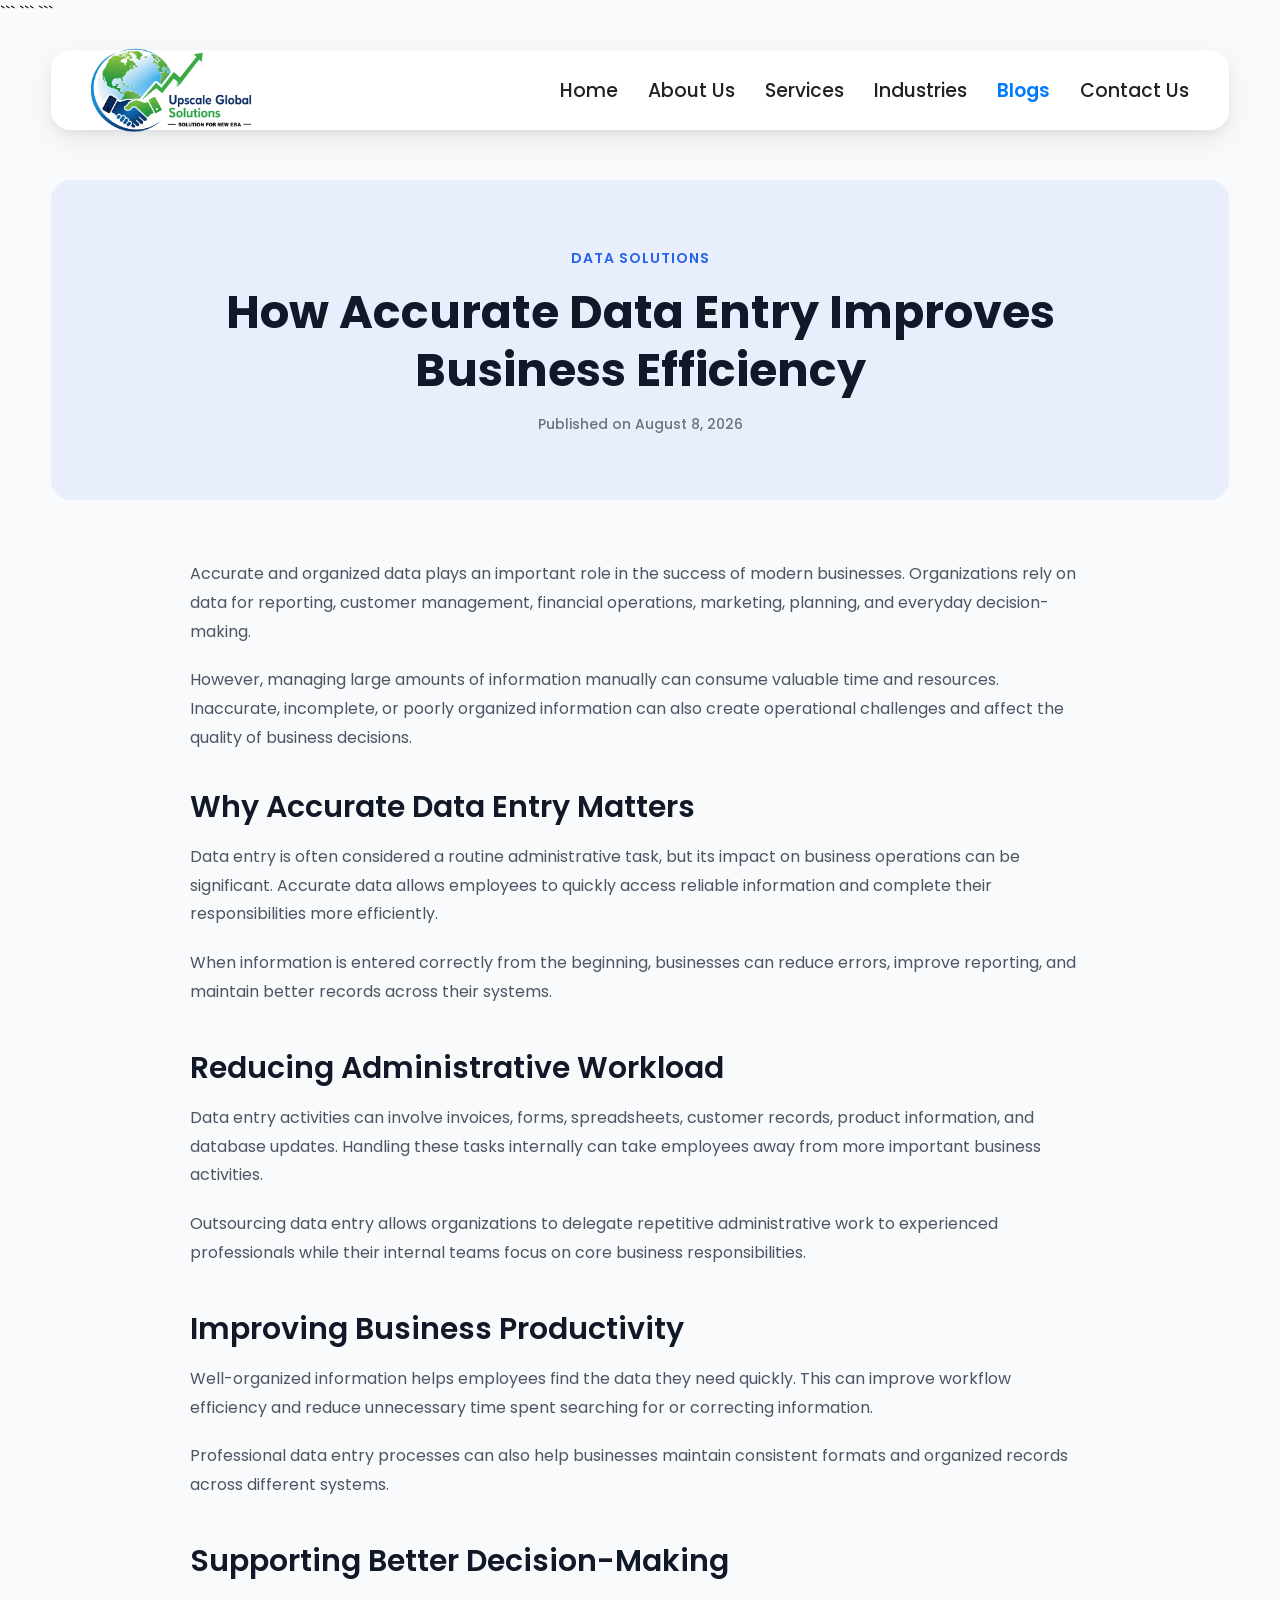
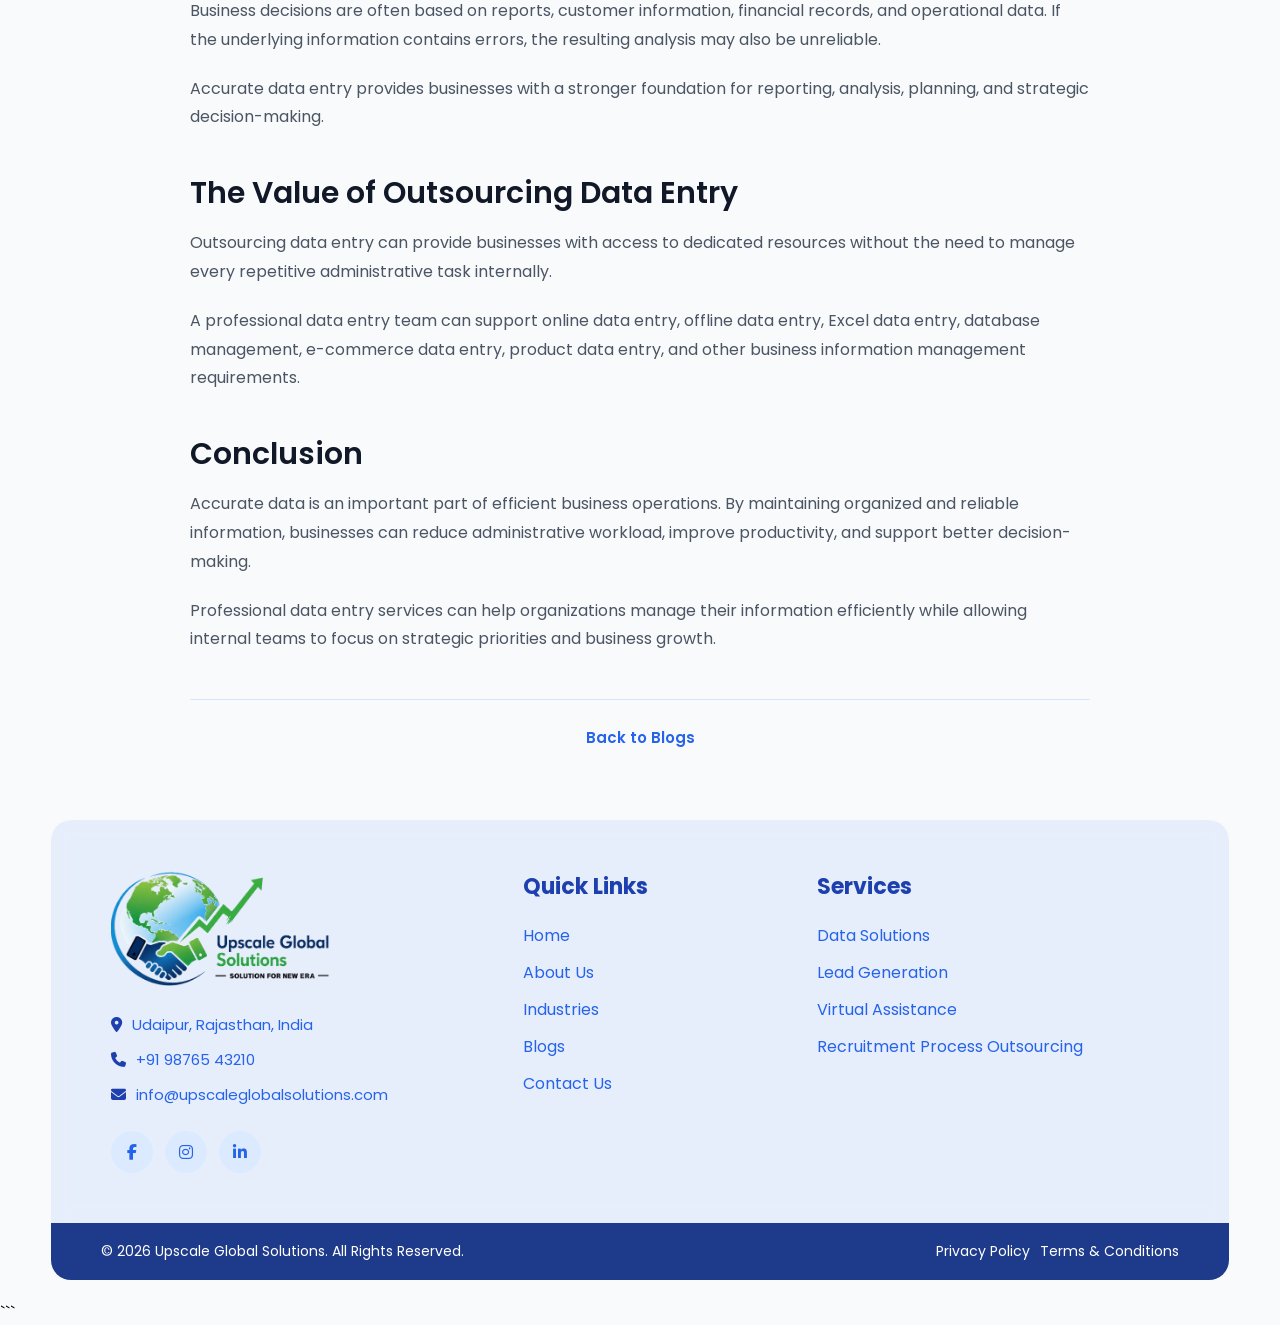
<file: data/pages/blog-data-entry.html>
<!doctype html>

<html lang="en">
  <head>
    <meta charset="UTF-8" />
    <meta name="viewport" content="width=device-width, initial-scale=1.0" />

    ```
    <title>
      How Accurate Data Entry Improves Business Efficiency | Upscale Global
      Solutions
    </title>

    <link rel="stylesheet" href="../css/style.css" />

    <link rel="preconnect" href="https://fonts.googleapis.com" />
    <link rel="preconnect" href="https://fonts.gstatic.com" crossorigin />

    <link
      href="https://fonts.googleapis.com/css2?family=Poppins:wght@100;200;300;400;500;600;700;800;900&display=swap"
      rel="stylesheet"
    />

    <link
      rel="stylesheet"
      href="https://cdnjs.cloudflare.com/ajax/libs/font-awesome/6.7.2/css/all.min.css"
    />
    ```
  </head>

  <body>
    ```
    <!-- ================= NAVBAR ================= -->

    <nav>
      <div class="nav-left">
        <a href="../../index.html">
          <img src="../png/logo.png" alt="Upscale Global Solutions Logo" />
        </a>
      </div>

      <div class="menu-toggle">
        <span></span>
        <span></span>
        <span></span>
      </div>

      <div class="nav-right">
        <ul class="nav-menu">
          <li>
            <a href="../../index.html">Home</a>
          </li>

          <li>
            <a href="../pages/about-us.html">About Us</a>
          </li>

          <li class="dropdown">
            <a href="#">Services</a>

            <ul class="dropdown-menu">
              <li>
                <a href="./data-solutions.html"> Data Solutions </a>
              </li>

              <li>
                <a href="./lead-generation.html"> Lead Generation </a>
              </li>

              <li>
                <a href="./virtual-assistance.html"> Virtual Assistance </a>
              </li>

              <li>
                <a href="./recruitment-process-outsourcing.html">
                  Recruitment Process Outsourcing
                </a>
              </li>
            </ul>
          </li>

          <li>
            <a href="./industries.html"> Industries </a>
          </li>

          <li>
            <a href="./blogs.html" class="active"> Blogs </a>
          </li>

          <li>
            <a href="./contact-us.html"> Contact Us </a>
          </li>
        </ul>
      </div>
    </nav>

    <!-- ================= BLOG HEADER ================= -->

    <section class="blog-detail-banner">
      <div class="blog-detail-header">
        <span class="blog-detail-category"> Data Solutions </span>

        <h1>How Accurate Data Entry Improves Business Efficiency</h1>

        <p class="blog-detail-date">Published on August 8, 2026</p>
      </div>
    </section>

    <!-- ================= BLOG ARTICLE ================= -->

    <section class="blog-detail">
      <article class="blog-article">
        <p>
          Accurate and organized data plays an important role in the success of
          modern businesses. Organizations rely on data for reporting, customer
          management, financial operations, marketing, planning, and everyday
          decision-making.
        </p>

        <p>
          However, managing large amounts of information manually can consume
          valuable time and resources. Inaccurate, incomplete, or poorly
          organized information can also create operational challenges and
          affect the quality of business decisions.
        </p>

        <h2>Why Accurate Data Entry Matters</h2>

        <p>
          Data entry is often considered a routine administrative task, but its
          impact on business operations can be significant. Accurate data allows
          employees to quickly access reliable information and complete their
          responsibilities more efficiently.
        </p>

        <p>
          When information is entered correctly from the beginning, businesses
          can reduce errors, improve reporting, and maintain better records
          across their systems.
        </p>

        <h2>Reducing Administrative Workload</h2>

        <p>
          Data entry activities can involve invoices, forms, spreadsheets,
          customer records, product information, and database updates. Handling
          these tasks internally can take employees away from more important
          business activities.
        </p>

        <p>
          Outsourcing data entry allows organizations to delegate repetitive
          administrative work to experienced professionals while their internal
          teams focus on core business responsibilities.
        </p>

        <h2>Improving Business Productivity</h2>

        <p>
          Well-organized information helps employees find the data they need
          quickly. This can improve workflow efficiency and reduce unnecessary
          time spent searching for or correcting information.
        </p>

        <p>
          Professional data entry processes can also help businesses maintain
          consistent formats and organized records across different systems.
        </p>

        <h2>Supporting Better Decision-Making</h2>

        <p>
          Business decisions are often based on reports, customer information,
          financial records, and operational data. If the underlying information
          contains errors, the resulting analysis may also be unreliable.
        </p>

        <p>
          Accurate data entry provides businesses with a stronger foundation for
          reporting, analysis, planning, and strategic decision-making.
        </p>

        <h2>The Value of Outsourcing Data Entry</h2>

        <p>
          Outsourcing data entry can provide businesses with access to dedicated
          resources without the need to manage every repetitive administrative
          task internally.
        </p>

        <p>
          A professional data entry team can support online data entry, offline
          data entry, Excel data entry, database management, e-commerce data
          entry, product data entry, and other business information management
          requirements.
        </p>

        <h2>Conclusion</h2>

        <p>
          Accurate data is an important part of efficient business operations.
          By maintaining organized and reliable information, businesses can
          reduce administrative workload, improve productivity, and support
          better decision-making.
        </p>

        <p>
          Professional data entry services can help organizations manage their
          information efficiently while allowing internal teams to focus on
          strategic priorities and business growth.
        </p>

        <!-- ================= BACK TO BLOGS ================= -->

        <div class="back-to-blogs">
          <a href="./blogs.html"> Back to Blogs </a>
        </div>
      </article>
    </section>

    <!-- ================= FOOTER ================= -->

    <footer>
      <div class="footer-top">
        <!-- Company Info -->

        <div class="footer-column company-info">
          <a href="../../index.html">
            <img
              src="../png/logo.png"
              alt="Upscale Global Solutions Logo"
              class="footer-logo"
            />
          </a>

          <div class="contact-info">
            <p>
              <i class="fas fa-map-marker-alt"></i>
              Udaipur, Rajasthan, India
            </p>

            <p>
              <i class="fas fa-phone"></i>
              +91 98765 43210
            </p>

            <p>
              <i class="fas fa-envelope"></i>
              info@upscaleglobalsolutions.com
            </p>
          </div>

          <div class="social-icons">
            <a href="#">
              <i class="fab fa-facebook-f"></i>
            </a>

            <a href="#">
              <i class="fab fa-instagram"></i>
            </a>

            <a href="#">
              <i class="fab fa-linkedin-in"></i>
            </a>
          </div>
        </div>

        <!-- Quick Links -->

        <div class="footer-column">
          <h3>Quick Links</h3>

          <ul>
            <li>
              <a href="../../index.html"> Home </a>
            </li>

            <li>
              <a href="../pages/about-us.html"> About Us </a>
            </li>

            <li>
              <a href="./industries.html"> Industries </a>
            </li>

            <li>
              <a href="./blogs.html" class="active"> Blogs </a>
            </li>

            <li>
              <a href="./contact-us.html"> Contact Us </a>
            </li>
          </ul>
        </div>

        <!-- Services -->

        <div class="footer-column">
          <h3>Services</h3>

          <ul>
            <li>
              <a href="./data-solutions.html"> Data Solutions </a>
            </li>

            <li>
              <a href="./lead-generation.html"> Lead Generation </a>
            </li>

            <li>
              <a href="./virtual-assistance.html"> Virtual Assistance </a>
            </li>

            <li>
              <a href="./recruitment-process-outsourcing.html">
                Recruitment Process Outsourcing
              </a>
            </li>
          </ul>
        </div>
      </div>

      <!-- Footer Bottom -->

      <div class="footer-bottom">
        <p>© 2026 Upscale Global Solutions. All Rights Reserved.</p>

        <div class="bottom-links">
          <a href="./privacy-policy.html"> Privacy Policy </a>

          <a href="./terms-and-conditions.html"> Terms & Conditions </a>
        </div>
      </div>
    </footer>

    <!-- ================= JAVASCRIPT ================= -->

    <script src="../js/index.js"></script>
    ```
  </body>
</html>
</file>
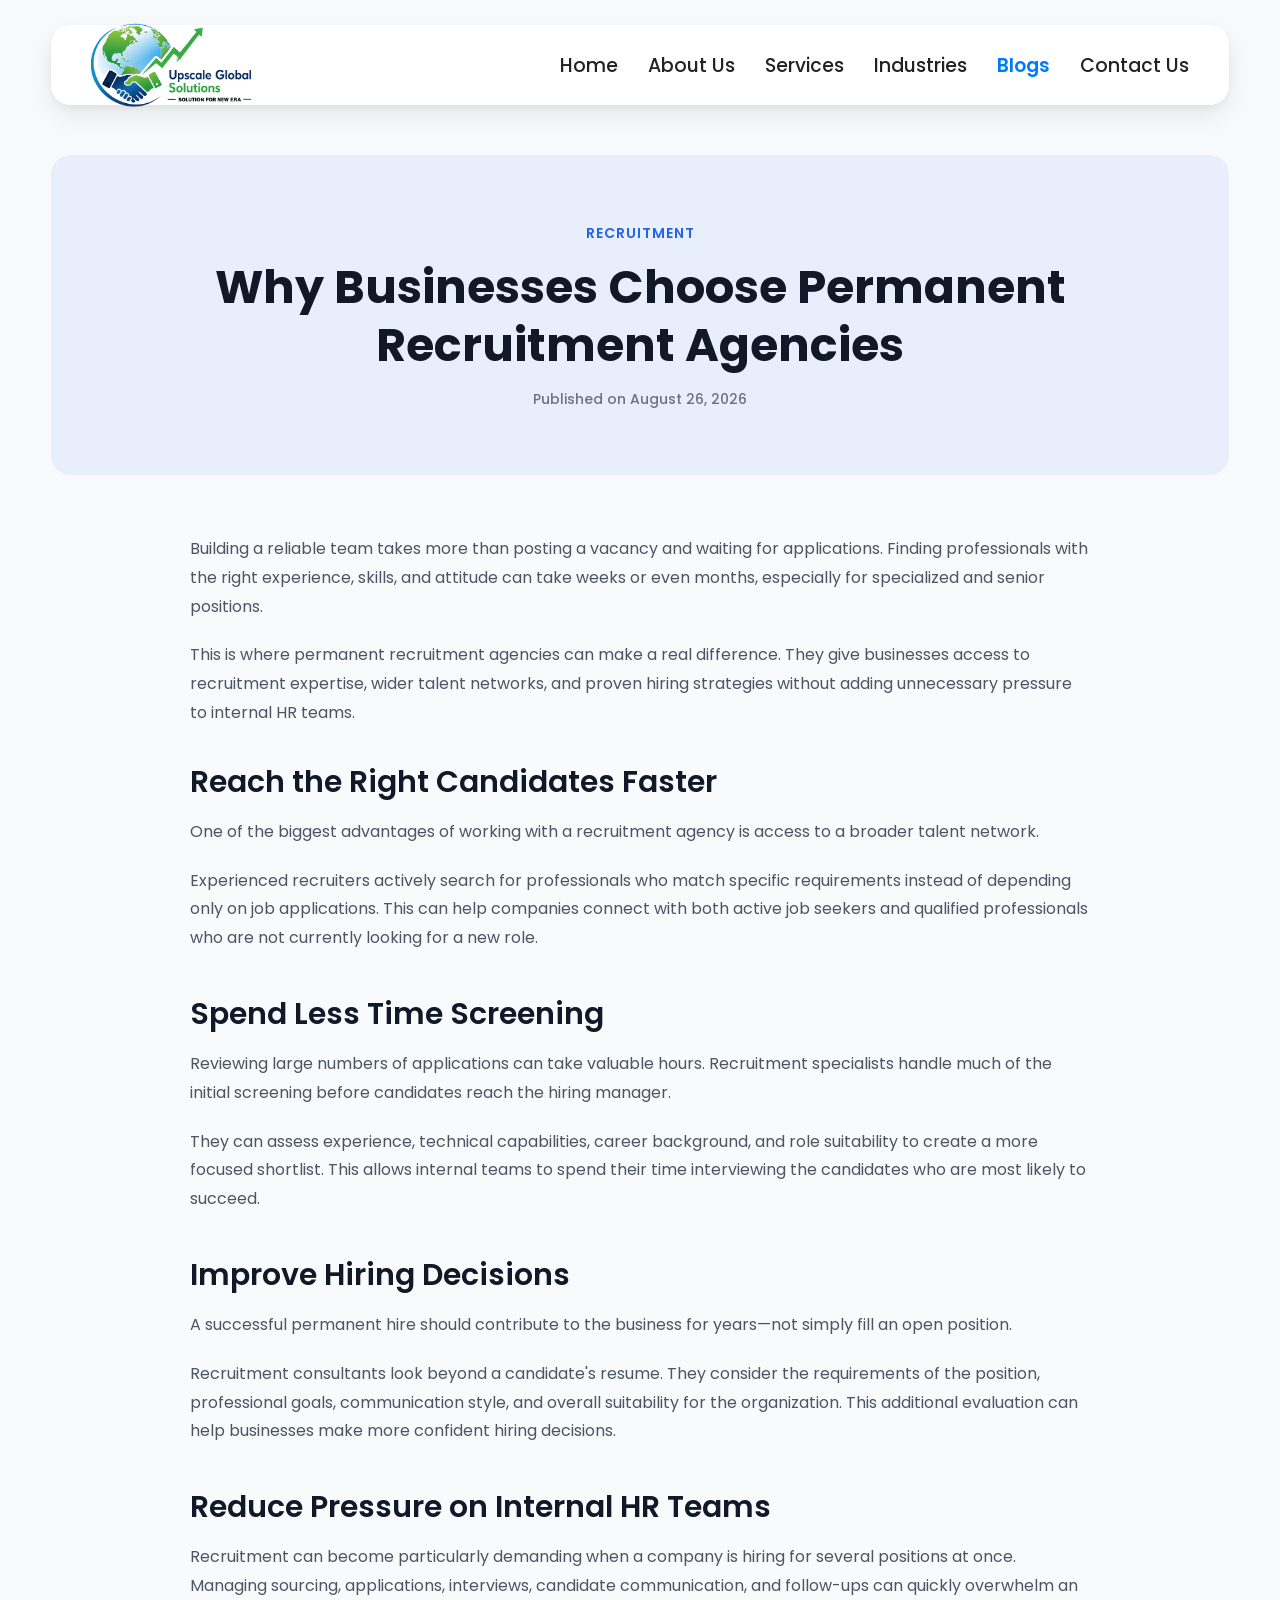
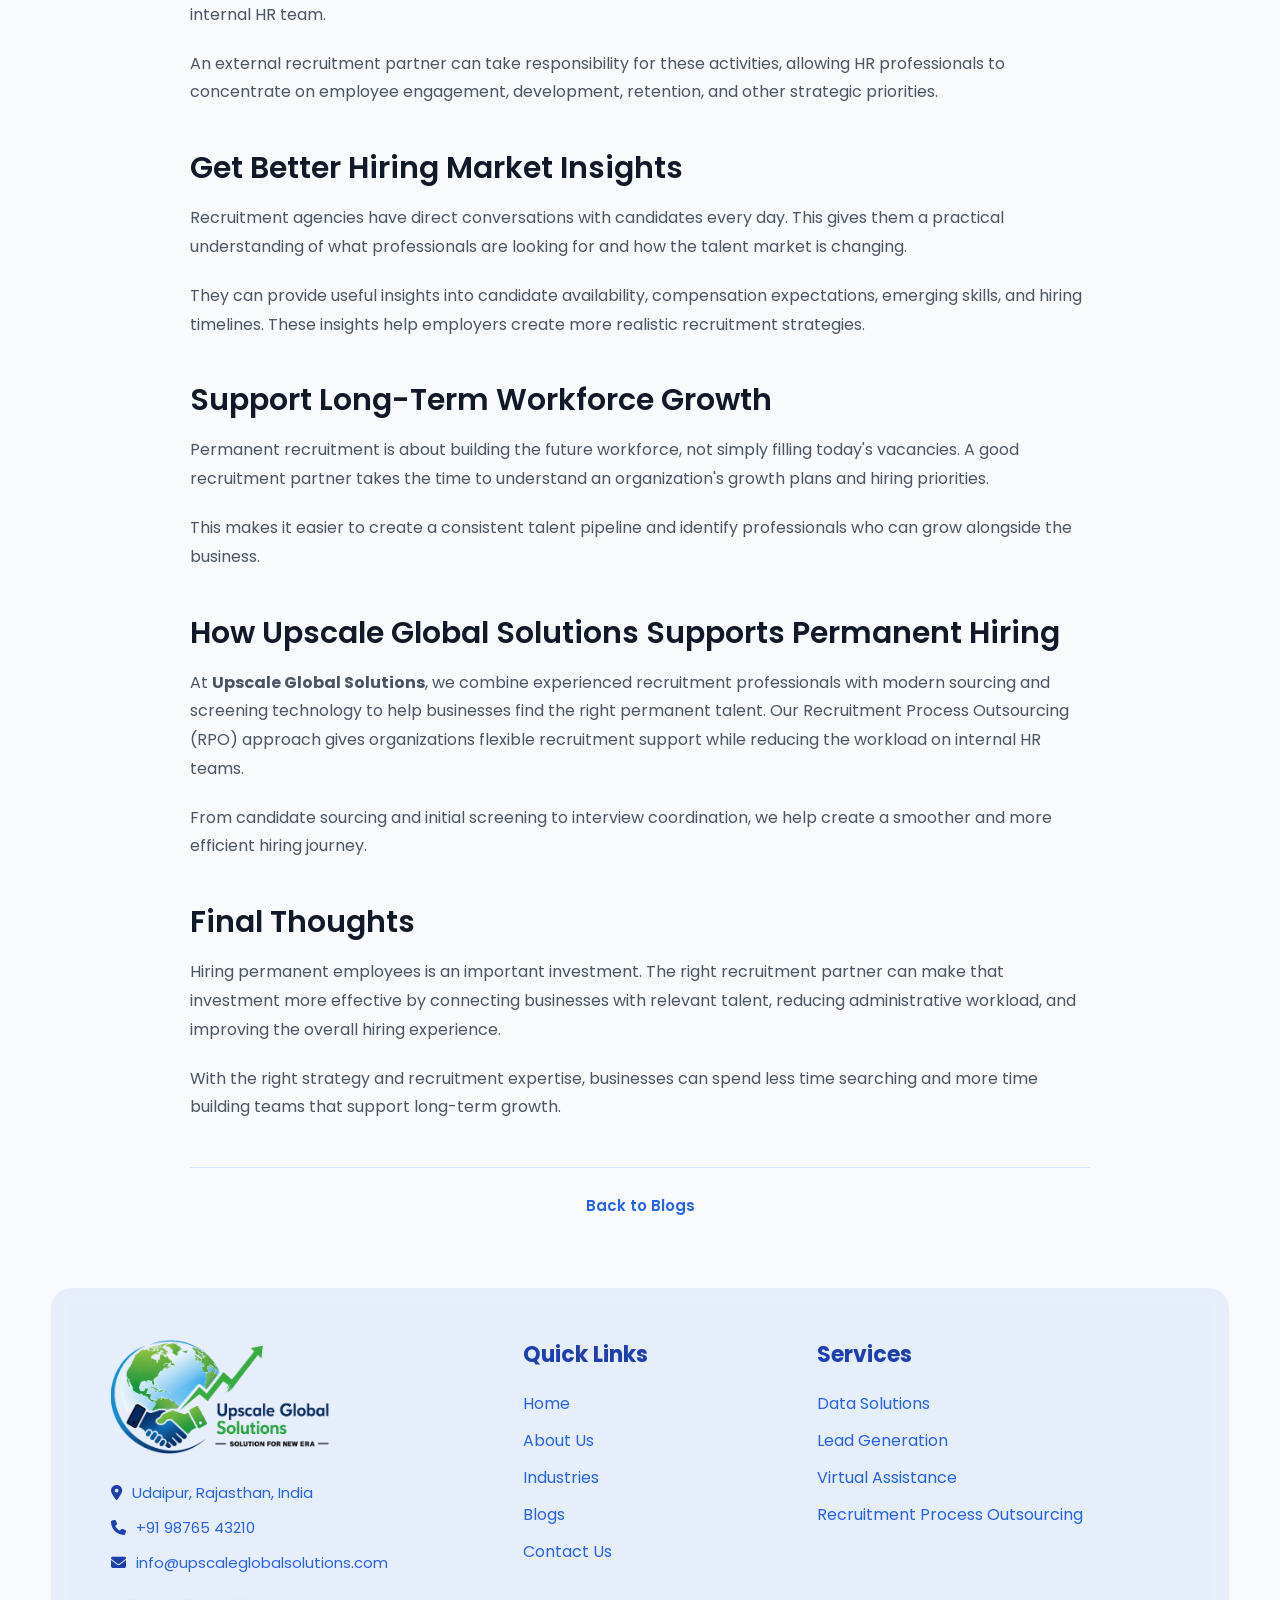
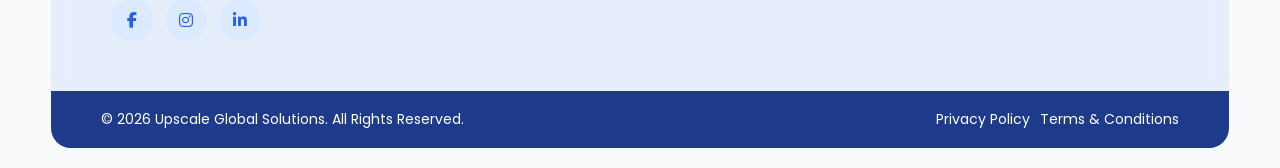
<file: data/pages/blog-permanent-recruitment.html>
<!doctype html>
<html lang="en">
  <head>
    <meta charset="UTF-8" />
    <meta name="viewport" content="width=device-width, initial-scale=1.0" />

    <title>
      Why Businesses Choose Permanent Recruitment Agencies | Upscale Global
      Solutions
    </title>

    <link rel="stylesheet" href="../css/style.css" />

    <link rel="preconnect" href="https://fonts.googleapis.com" />
    <link rel="preconnect" href="https://fonts.gstatic.com" crossorigin />

    <link
      href="https://fonts.googleapis.com/css2?family=Poppins:wght@100;200;300;400;500;600;700;800;900&display=swap"
      rel="stylesheet"
    />

    <link
      rel="stylesheet"
      href="https://cdnjs.cloudflare.com/ajax/libs/font-awesome/6.7.2/css/all.min.css"
    />
  </head>

  <body>
    <!-- ================= NAVBAR ================= -->

    <nav>
      <div class="nav-left">
        <a href="../../index.html">
          <img src="../png/logo.png" alt="Upscale Global Solutions Logo" />
        </a>
      </div>

      <div class="menu-toggle">
        <span></span>
        <span></span>
        <span></span>
      </div>

      <div class="nav-right">
        <ul class="nav-menu">
          <li>
            <a href="../../index.html">Home</a>
          </li>

          <li>
            <a href="../pages/about-us.html">About Us</a>
          </li>

          <li class="dropdown">
            <a href="#">Services</a>

            <ul class="dropdown-menu">
              <li>
                <a href="./data-solutions.html"> Data Solutions </a>
              </li>

              <li>
                <a href="./lead-generation.html"> Lead Generation </a>
              </li>

              <li>
                <a href="./virtual-assistance.html"> Virtual Assistance </a>
              </li>

              <li>
                <a href="./recruitment-process-outsourcing.html">
                  Recruitment Process Outsourcing
                </a>
              </li>
            </ul>
          </li>

          <li>
            <a href="./industries.html"> Industries </a>
          </li>

          <li>
            <a href="./blogs.html" class="active"> Blogs </a>
          </li>

          <li>
            <a href="./contact-us.html"> Contact Us </a>
          </li>
        </ul>
      </div>
    </nav>

    <!-- ================= BLOG HEADER ================= -->

    <section class="blog-detail-banner">
      <div class="blog-detail-header">
        <span class="blog-detail-category"> Recruitment </span>

        <h1>Why Businesses Choose Permanent Recruitment Agencies</h1>

        <p class="blog-detail-date">Published on August 26, 2026</p>
      </div>
    </section>

    <!-- ================= BLOG ARTICLE ================= -->

    <section class="blog-detail">
      <article class="blog-article">
        <p>
          Building a reliable team takes more than posting a vacancy and waiting
          for applications. Finding professionals with the right experience,
          skills, and attitude can take weeks or even months, especially for
          specialized and senior positions.
        </p>

        <p>
          This is where permanent recruitment agencies can make a real
          difference. They give businesses access to recruitment expertise,
          wider talent networks, and proven hiring strategies without adding
          unnecessary pressure to internal HR teams.
        </p>

        <h2>Reach the Right Candidates Faster</h2>

        <p>
          One of the biggest advantages of working with a recruitment agency is
          access to a broader talent network.
        </p>

        <p>
          Experienced recruiters actively search for professionals who match
          specific requirements instead of depending only on job applications.
          This can help companies connect with both active job seekers and
          qualified professionals who are not currently looking for a new role.
        </p>

        <h2>Spend Less Time Screening</h2>

        <p>
          Reviewing large numbers of applications can take valuable hours.
          Recruitment specialists handle much of the initial screening before
          candidates reach the hiring manager.
        </p>

        <p>
          They can assess experience, technical capabilities, career background,
          and role suitability to create a more focused shortlist. This allows
          internal teams to spend their time interviewing the candidates who are
          most likely to succeed.
        </p>

        <h2>Improve Hiring Decisions</h2>

        <p>
          A successful permanent hire should contribute to the business for
          years—not simply fill an open position.
        </p>

        <p>
          Recruitment consultants look beyond a candidate's resume. They
          consider the requirements of the position, professional goals,
          communication style, and overall suitability for the organization.
          This additional evaluation can help businesses make more confident
          hiring decisions.
        </p>

        <h2>Reduce Pressure on Internal HR Teams</h2>

        <p>
          Recruitment can become particularly demanding when a company is hiring
          for several positions at once. Managing sourcing, applications,
          interviews, candidate communication, and follow-ups can quickly
          overwhelm an internal HR team.
        </p>

        <p>
          An external recruitment partner can take responsibility for these
          activities, allowing HR professionals to concentrate on employee
          engagement, development, retention, and other strategic priorities.
        </p>

        <h2>Get Better Hiring Market Insights</h2>

        <p>
          Recruitment agencies have direct conversations with candidates every
          day. This gives them a practical understanding of what professionals
          are looking for and how the talent market is changing.
        </p>

        <p>
          They can provide useful insights into candidate availability,
          compensation expectations, emerging skills, and hiring timelines.
          These insights help employers create more realistic recruitment
          strategies.
        </p>

        <h2>Support Long-Term Workforce Growth</h2>

        <p>
          Permanent recruitment is about building the future workforce, not
          simply filling today's vacancies. A good recruitment partner takes the
          time to understand an organization's growth plans and hiring
          priorities.
        </p>

        <p>
          This makes it easier to create a consistent talent pipeline and
          identify professionals who can grow alongside the business.
        </p>

        <h2>How Upscale Global Solutions Supports Permanent Hiring</h2>

        <p>
          At <strong>Upscale Global Solutions</strong>, we combine experienced
          recruitment professionals with modern sourcing and screening
          technology to help businesses find the right permanent talent. Our
          Recruitment Process Outsourcing (RPO) approach gives organizations
          flexible recruitment support while reducing the workload on internal
          HR teams.
        </p>

        <p>
          From candidate sourcing and initial screening to interview
          coordination, we help create a smoother and more efficient hiring
          journey.
        </p>

        <h2>Final Thoughts</h2>

        <p>
          Hiring permanent employees is an important investment. The right
          recruitment partner can make that investment more effective by
          connecting businesses with relevant talent, reducing administrative
          workload, and improving the overall hiring experience.
        </p>

        <p>
          With the right strategy and recruitment expertise, businesses can
          spend less time searching and more time building teams that support
          long-term growth.
        </p>

        <!-- ================= BACK TO BLOGS ================= -->

        <div class="back-to-blogs">
          <a href="./blogs.html"> Back to Blogs </a>
        </div>
      </article>
    </section>

    <!-- ================= FOOTER ================= -->

    <footer>
      <div class="footer-top">
        <!-- Company Info -->

        <div class="footer-column company-info">
          <a href="../../index.html">
            <img
              src="../png/logo.png"
              alt="Upscale Global Solutions Logo"
              class="footer-logo"
            />
          </a>

          <div class="contact-info">
            <p>
              <i class="fas fa-map-marker-alt"></i>
              Udaipur, Rajasthan, India
            </p>

            <p>
              <i class="fas fa-phone"></i>
              +91 98765 43210
            </p>

            <p>
              <i class="fas fa-envelope"></i>
              info@upscaleglobalsolutions.com
            </p>
          </div>

          <div class="social-icons">
            <a href="#">
              <i class="fab fa-facebook-f"></i>
            </a>

            <a href="#">
              <i class="fab fa-instagram"></i>
            </a>

            <a href="#">
              <i class="fab fa-linkedin-in"></i>
            </a>
          </div>
        </div>

        <!-- Quick Links -->

        <div class="footer-column">
          <h3>Quick Links</h3>

          <ul>
            <li>
              <a href="../../index.html"> Home </a>
            </li>

            <li>
              <a href="../pages/about-us.html"> About Us </a>
            </li>

            <li>
              <a href="./industries.html"> Industries </a>
            </li>

            <li>
              <a href="./blogs.html" class="active"> Blogs </a>
            </li>

            <li>
              <a href="./contact-us.html"> Contact Us </a>
            </li>
          </ul>
        </div>

        <!-- Services -->

        <div class="footer-column">
          <h3>Services</h3>

          <ul>
            <li>
              <a href="./data-solutions.html"> Data Solutions </a>
            </li>

            <li>
              <a href="./lead-generation.html"> Lead Generation </a>
            </li>

            <li>
              <a href="./virtual-assistance.html"> Virtual Assistance </a>
            </li>

            <li>
              <a href="./recruitment-process-outsourcing.html">
                Recruitment Process Outsourcing
              </a>
            </li>
          </ul>
        </div>
      </div>

      <!-- Footer Bottom -->

      <div class="footer-bottom">
        <p>© 2026 Upscale Global Solutions. All Rights Reserved.</p>

        <div class="bottom-links">
          <a href="./privacy-policy.html"> Privacy Policy </a>

          <a href="./terms-and-conditions.html"> Terms & Conditions </a>
        </div>
      </div>
    </footer>

    <!-- ================= JAVASCRIPT ================= -->

    <script src="../js/index.js"></script>
  </body>
</html>
</file>
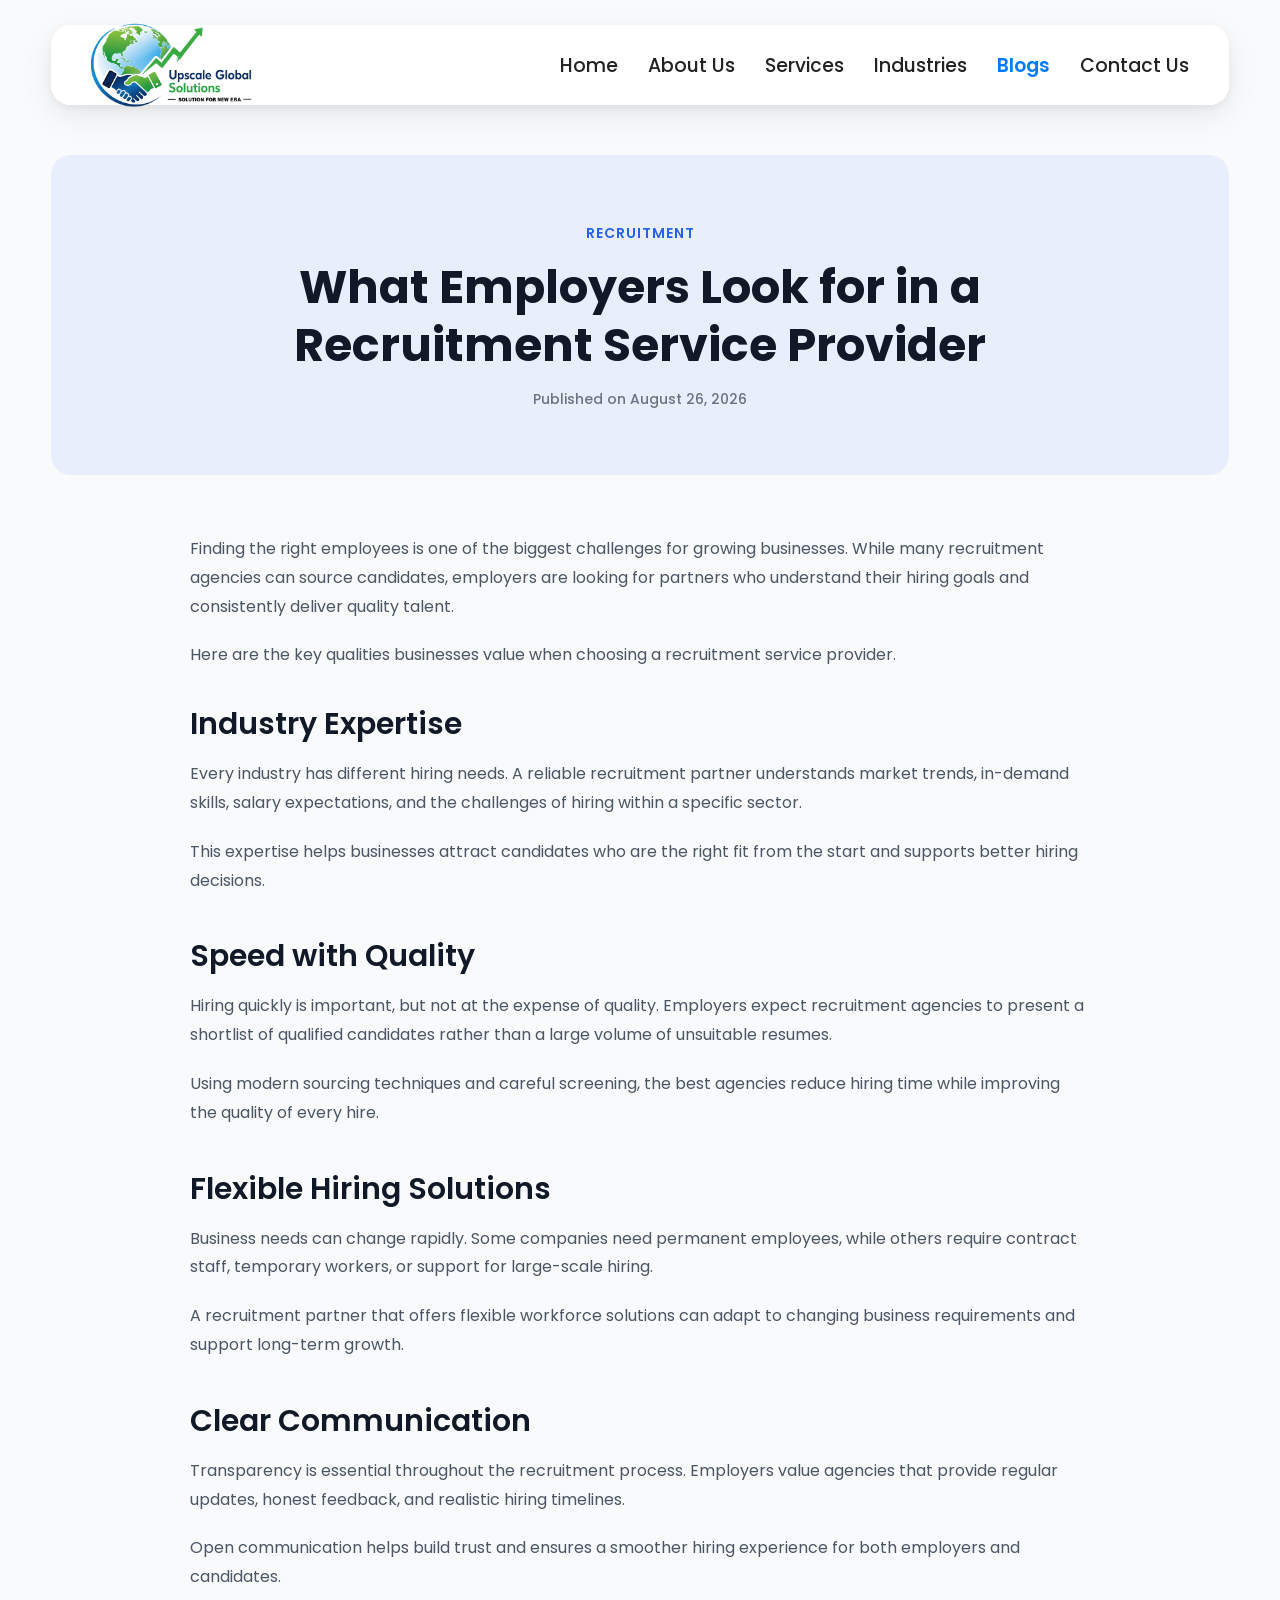
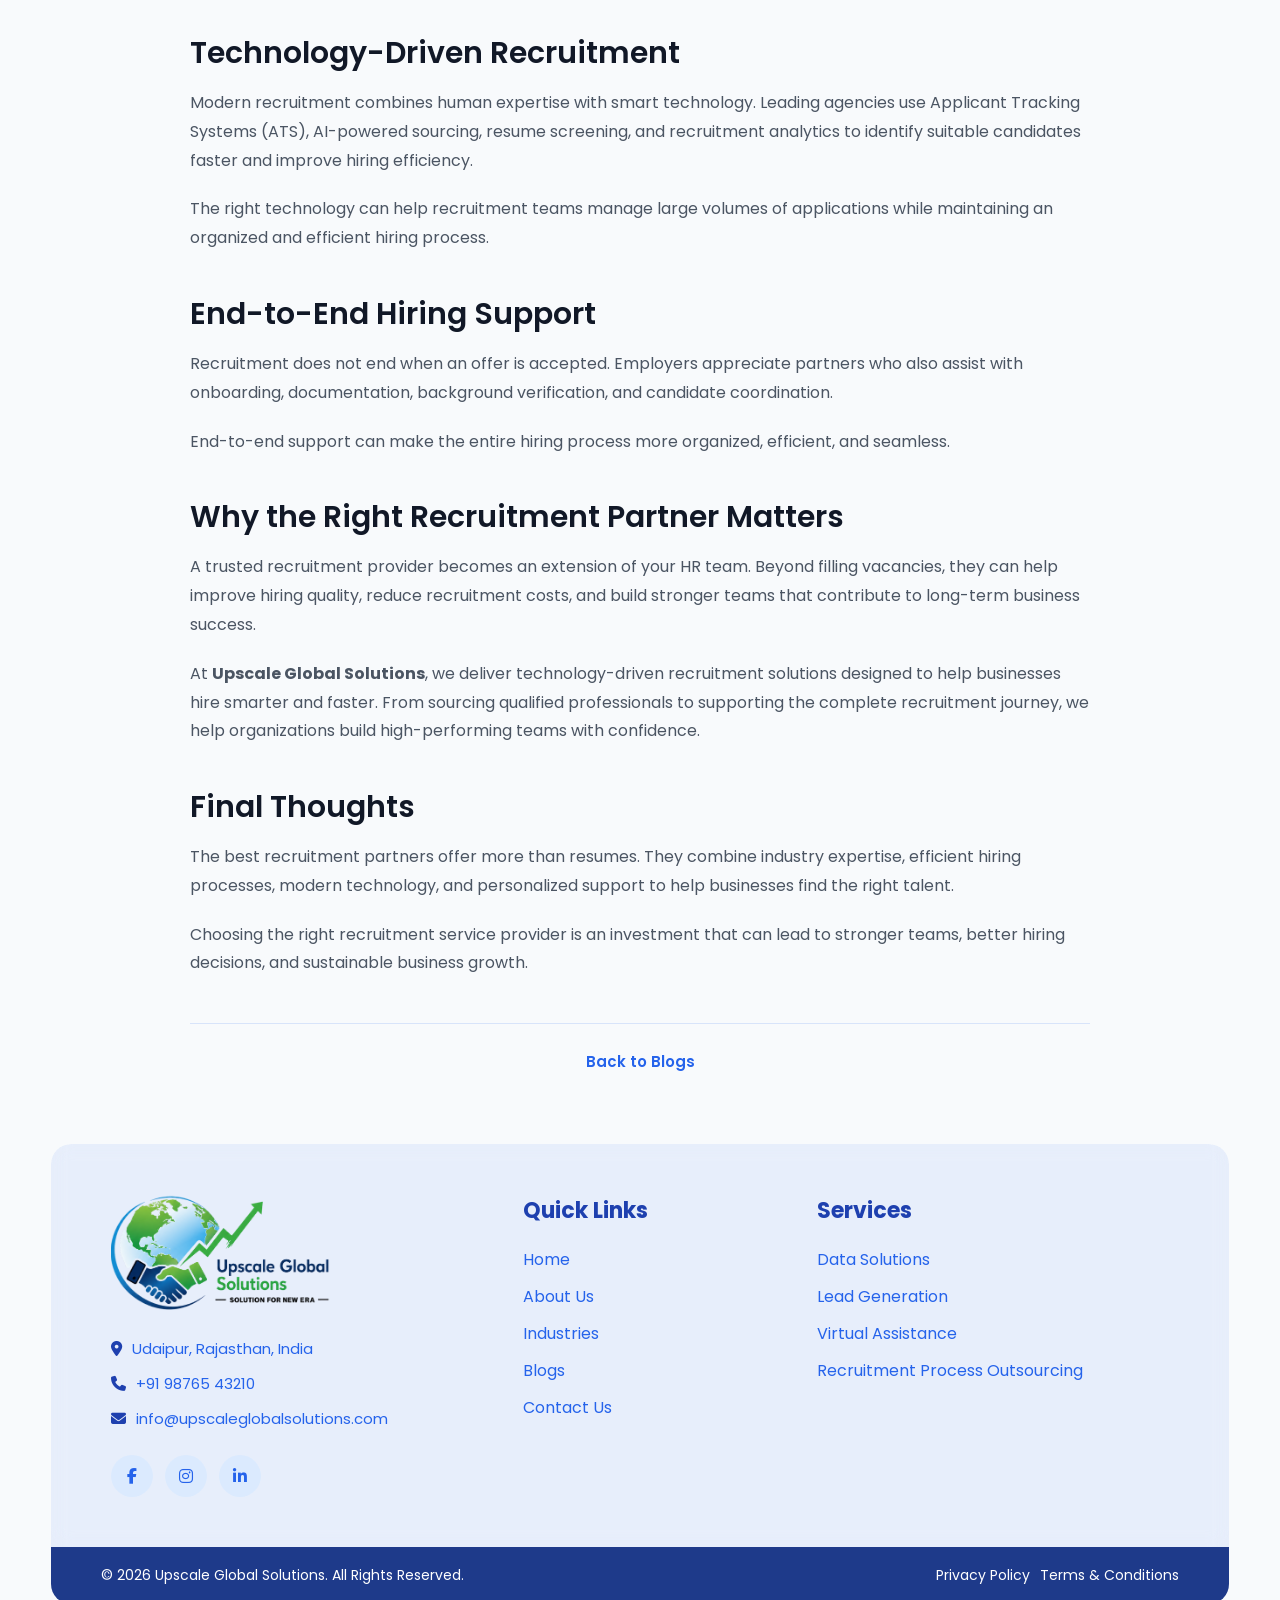
<file: data/pages/blog-recruitment-service-provider.html>
<!doctype html>

<html lang="en">
  <head>
    <meta charset="UTF-8" />
    <meta name="viewport" content="width=device-width, initial-scale=1.0" />

    <title>
      What Employers Look for in a Recruitment Service Provider | Upscale Global
      Solutions
    </title>

    <link rel="stylesheet" href="../css/style.css" />

    <link rel="preconnect" href="https://fonts.googleapis.com" />
    <link rel="preconnect" href="https://fonts.gstatic.com" crossorigin />

    <link
      href="https://fonts.googleapis.com/css2?family=Poppins:wght@100;200;300;400;500;600;700;800;900&display=swap"
      rel="stylesheet"
    />

    <link
      rel="stylesheet"
      href="https://cdnjs.cloudflare.com/ajax/libs/font-awesome/6.7.2/css/all.min.css"
    />
  </head>

  <body>
    <!-- ================= NAVBAR ================= -->

    <nav>
      <div class="nav-left">
        <a href="../../index.html">
          <img src="../png/logo.png" alt="Upscale Global Solutions Logo" />
        </a>
      </div>

      <div class="menu-toggle">
        <span></span>
        <span></span>
        <span></span>
      </div>

      <div class="nav-right">
        <ul class="nav-menu">
          <li>
            <a href="../../index.html">Home</a>
          </li>

          <li>
            <a href="../pages/about-us.html">About Us</a>
          </li>

          <li class="dropdown">
            <a href="#">Services</a>

            <ul class="dropdown-menu">
              <li>
                <a href="./data-solutions.html">Data Solutions</a>
              </li>

              <li>
                <a href="./lead-generation.html">Lead Generation</a>
              </li>

              <li>
                <a href="./virtual-assistance.html">Virtual Assistance</a>
              </li>

              <li>
                <a href="./recruitment-process-outsourcing.html">
                  Recruitment Process Outsourcing
                </a>
              </li>
            </ul>
          </li>

          <li>
            <a href="./industries.html">Industries</a>
          </li>

          <li>
            <a href="./blogs.html" class="active">Blogs</a>
          </li>

          <li>
            <a href="./contact-us.html">Contact Us</a>
          </li>
        </ul>
      </div>
    </nav>

    <!-- ================= BLOG HEADER ================= -->

    <section class="blog-detail-banner">
      <div class="blog-detail-header">
        <span class="blog-detail-category">Recruitment</span>

        <h1>What Employers Look for in a Recruitment Service Provider</h1>

        <p class="blog-detail-date">Published on August 26, 2026</p>
      </div>
    </section>

    <!-- ================= BLOG ARTICLE ================= -->

    <section class="blog-detail">
      <article class="blog-article">
        <p>
          Finding the right employees is one of the biggest challenges for
          growing businesses. While many recruitment agencies can source
          candidates, employers are looking for partners who understand their
          hiring goals and consistently deliver quality talent.
        </p>

        <p>
          Here are the key qualities businesses value when choosing a
          recruitment service provider.
        </p>

        <h2>Industry Expertise</h2>

        <p>
          Every industry has different hiring needs. A reliable recruitment
          partner understands market trends, in-demand skills, salary
          expectations, and the challenges of hiring within a specific sector.
        </p>

        <p>
          This expertise helps businesses attract candidates who are the right
          fit from the start and supports better hiring decisions.
        </p>

        <h2>Speed with Quality</h2>

        <p>
          Hiring quickly is important, but not at the expense of quality.
          Employers expect recruitment agencies to present a shortlist of
          qualified candidates rather than a large volume of unsuitable resumes.
        </p>

        <p>
          Using modern sourcing techniques and careful screening, the best
          agencies reduce hiring time while improving the quality of every hire.
        </p>

        <h2>Flexible Hiring Solutions</h2>

        <p>
          Business needs can change rapidly. Some companies need permanent
          employees, while others require contract staff, temporary workers, or
          support for large-scale hiring.
        </p>

        <p>
          A recruitment partner that offers flexible workforce solutions can
          adapt to changing business requirements and support long-term growth.
        </p>

        <h2>Clear Communication</h2>

        <p>
          Transparency is essential throughout the recruitment process.
          Employers value agencies that provide regular updates, honest
          feedback, and realistic hiring timelines.
        </p>

        <p>
          Open communication helps build trust and ensures a smoother hiring
          experience for both employers and candidates.
        </p>

        <h2>Technology-Driven Recruitment</h2>

        <p>
          Modern recruitment combines human expertise with smart technology.
          Leading agencies use Applicant Tracking Systems (ATS), AI-powered
          sourcing, resume screening, and recruitment analytics to identify
          suitable candidates faster and improve hiring efficiency.
        </p>

        <p>
          The right technology can help recruitment teams manage large volumes
          of applications while maintaining an organized and efficient hiring
          process.
        </p>

        <h2>End-to-End Hiring Support</h2>

        <p>
          Recruitment does not end when an offer is accepted. Employers
          appreciate partners who also assist with onboarding, documentation,
          background verification, and candidate coordination.
        </p>

        <p>
          End-to-end support can make the entire hiring process more organized,
          efficient, and seamless.
        </p>

        <h2>Why the Right Recruitment Partner Matters</h2>

        <p>
          A trusted recruitment provider becomes an extension of your HR team.
          Beyond filling vacancies, they can help improve hiring quality, reduce
          recruitment costs, and build stronger teams that contribute to
          long-term business success.
        </p>

        <p>
          At <strong>Upscale Global Solutions</strong>, we deliver
          technology-driven recruitment solutions designed to help businesses
          hire smarter and faster. From sourcing qualified professionals to
          supporting the complete recruitment journey, we help organizations
          build high-performing teams with confidence.
        </p>

        <h2>Final Thoughts</h2>

        <p>
          The best recruitment partners offer more than resumes. They combine
          industry expertise, efficient hiring processes, modern technology, and
          personalized support to help businesses find the right talent.
        </p>

        <p>
          Choosing the right recruitment service provider is an investment that
          can lead to stronger teams, better hiring decisions, and sustainable
          business growth.
        </p>

        <!-- ================= BACK TO BLOGS ================= -->

        <div class="back-to-blogs">
          <a href="./blogs.html">Back to Blogs</a>
        </div>
      </article>
    </section>

    <!-- ================= FOOTER ================= -->

    <footer>
      <div class="footer-top">
        <!-- Company Info -->

        <div class="footer-column company-info">
          <a href="../../index.html">
            <img
              src="../png/logo.png"
              alt="Upscale Global Solutions Logo"
              class="footer-logo"
            />
          </a>

          <div class="contact-info">
            <p>
              <i class="fas fa-map-marker-alt"></i>
              Udaipur, Rajasthan, India
            </p>

            <p>
              <i class="fas fa-phone"></i>
              +91 98765 43210
            </p>

            <p>
              <i class="fas fa-envelope"></i>
              info@upscaleglobalsolutions.com
            </p>
          </div>

          <div class="social-icons">
            <a href="#">
              <i class="fab fa-facebook-f"></i>
            </a>

            <a href="#">
              <i class="fab fa-instagram"></i>
            </a>

            <a href="#">
              <i class="fab fa-linkedin-in"></i>
            </a>
          </div>
        </div>

        <!-- Quick Links -->

        <div class="footer-column">
          <h3>Quick Links</h3>

          <ul>
            <li>
              <a href="../../index.html">Home</a>
            </li>

            <li>
              <a href="../pages/about-us.html">About Us</a>
            </li>

            <li>
              <a href="./industries.html">Industries</a>
            </li>

            <li>
              <a href="./blogs.html" class="active">Blogs</a>
            </li>

            <li>
              <a href="./contact-us.html">Contact Us</a>
            </li>
          </ul>
        </div>

        <!-- Services -->

        <div class="footer-column">
          <h3>Services</h3>

          <ul>
            <li>
              <a href="./data-solutions.html">Data Solutions</a>
            </li>

            <li>
              <a href="./lead-generation.html">Lead Generation</a>
            </li>

            <li>
              <a href="./virtual-assistance.html"> Virtual Assistance </a>
            </li>

            <li>
              <a href="./recruitment-process-outsourcing.html">
                Recruitment Process Outsourcing
              </a>
            </li>
          </ul>
        </div>
      </div>

      <!-- Footer Bottom -->

      <div class="footer-bottom">
        <p>© 2026 Upscale Global Solutions. All Rights Reserved.</p>

        <div class="bottom-links">
          <a href="./privacy-policy.html">Privacy Policy</a>

          <a href="./terms-and-conditions.html"> Terms & Conditions </a>
        </div>
      </div>
    </footer>

    <!-- ================= JAVASCRIPT ================= -->

    <script src="../js/index.js"></script>
  </body>
</html>
</file>
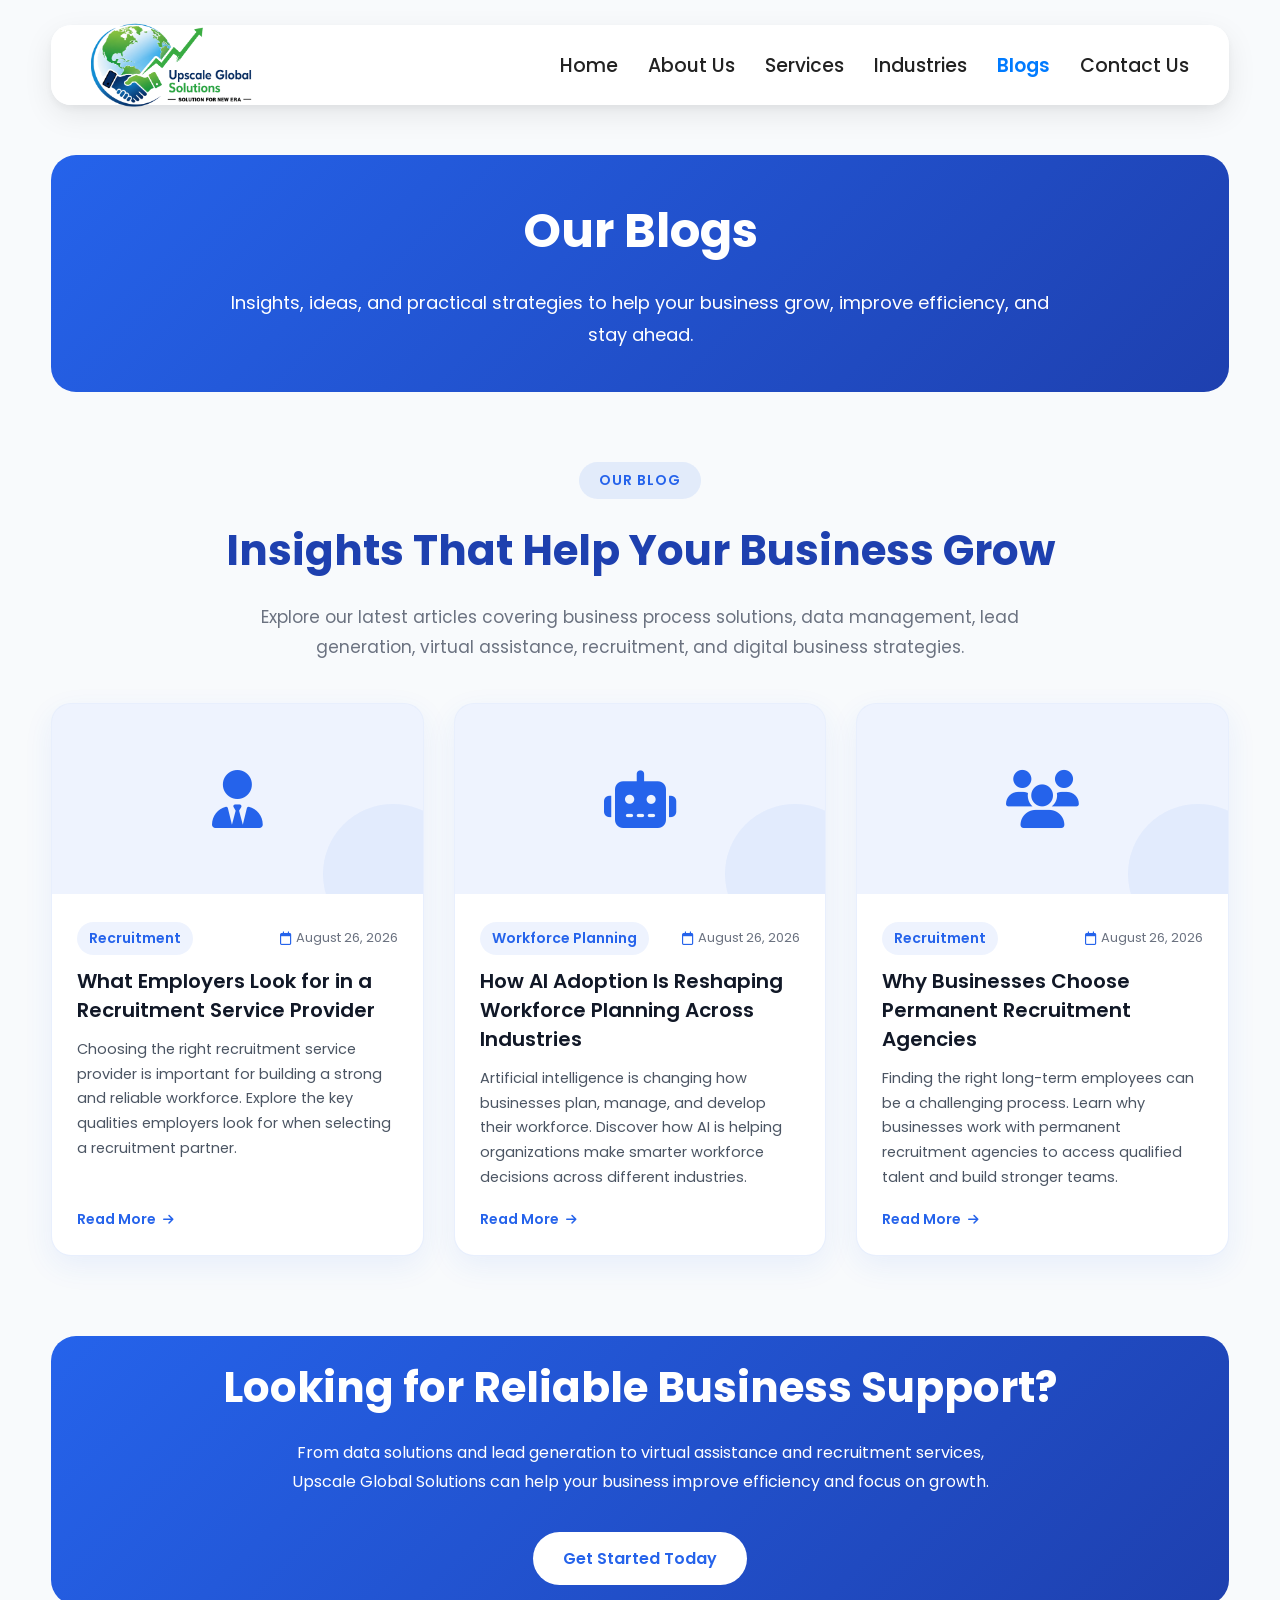
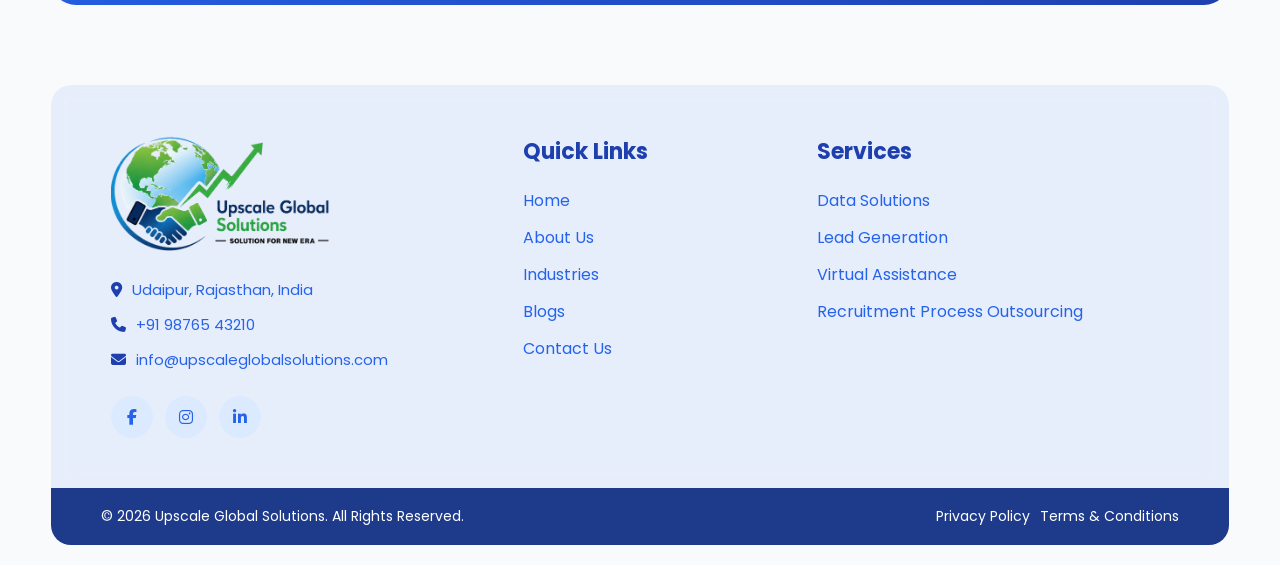
<file: data/pages/blogs.html>
<!doctype html>

<html lang="en">
  <head>
    <meta charset="UTF-8" />
    <meta name="viewport" content="width=device-width, initial-scale=1.0" />

    <title>Blogs | Upscale Global Solutions</title>

    <link rel="stylesheet" href="../css/style.css" />

    <link rel="preconnect" href="https://fonts.googleapis.com" />
    <link rel="preconnect" href="https://fonts.gstatic.com" crossorigin />

    <link
      href="https://fonts.googleapis.com/css2?family=Poppins:wght@100;200;300;400;500;600;700;800;900&display=swap"
      rel="stylesheet"
    />

    <link
      rel="stylesheet"
      href="https://cdnjs.cloudflare.com/ajax/libs/font-awesome/6.7.2/css/all.min.css"
    />
  </head>

  <body>
    <!-- ================= NAVBAR ================= -->

    <nav>
      <div class="nav-left">
        <a href="../../index.html">
          <img src="../png/logo.png" alt="Upscale Global Solutions Logo" />
        </a>
      </div>

      <div class="menu-toggle">
        <span></span>
        <span></span>
        <span></span>
      </div>

      <div class="nav-right">
        <ul class="nav-menu">
          <li>
            <a href="../../index.html">Home</a>
          </li>

          <li>
            <a href="../pages/about-us.html">About Us</a>
          </li>

          <!-- Services Dropdown -->
          <li class="dropdown">
            <a href="#">Services</a>

            <ul class="dropdown-menu">
              <li>
                <a href="./data-solutions.html"> Data Solutions </a>
              </li>

              <li>
                <a href="./lead-generation.html"> Lead Generation </a>
              </li>

              <li>
                <a href="./virtual-assistance.html"> Virtual Assistance </a>
              </li>

              <li>
                <a href="./recruitment-process-outsourcing.html">
                  Recruitment Process Outsourcing
                </a>
              </li>
            </ul>
          </li>

          <li>
            <a href="./industries.html"> Industries </a>
          </li>

          <li>
            <a href="./blogs.html" class="active"> Blogs </a>
          </li>

          <li>
            <a href="./contact-us.html"> Contact Us </a>
          </li>
        </ul>
      </div>
    </nav>

    <!-- ================= PAGE BANNER ================= -->

    <section class="page-banner">
      <div class="banner-content">
        <h1>Our Blogs</h1>

        <p>
          Insights, ideas, and practical strategies to help your business grow,
          improve efficiency, and stay ahead.
        </p>
      </div>
    </section>

    <!-- ================= BLOG INTRO ================= -->

    <section class="blog-intro">
      <div class="section-title">
        <span>OUR BLOG</span>

        <h2>Insights That Help Your Business Grow</h2>

        <p>
          Explore our latest articles covering business process solutions, data
          management, lead generation, virtual assistance, recruitment, and
          digital business strategies.
        </p>
      </div>
    </section>

    <!-- ================= BLOGS ================= -->

    <section class="blogs-page">
      <div class="blog-grid">
        <!-- ================= BLOG 1 ================= -->

        <article class="blog-card">
          <div class="blog-image">
            <i class="fas fa-user-tie"></i>
          </div>

          <div class="blog-content">
            <div class="blog-meta">
              <span class="blog-category"> Recruitment </span>

              <span class="blog-date">
                <i class="far fa-calendar"></i>
                August 26, 2026
              </span>
            </div>

            <h3>What Employers Look for in a Recruitment Service Provider</h3>

            <p>
              Choosing the right recruitment service provider is important for
              building a strong and reliable workforce. Explore the key
              qualities employers look for when selecting a recruitment partner.
            </p>

            <a
              href="./blog-recruitment-service-provider.html"
              class="blog-read-more"
            >
              Read More
              <i class="fas fa-arrow-right"></i>
            </a>
          </div>
        </article>

        <!-- ================= BLOG 2 ================= -->

        <article class="blog-card">
          <div class="blog-image">
            <i class="fas fa-robot"></i>
          </div>

          <div class="blog-content">
            <div class="blog-meta">
              <span class="blog-category"> Workforce Planning </span>

              <span class="blog-date">
                <i class="far fa-calendar"></i>
                August 26, 2026
              </span>
            </div>

            <h3>
              How AI Adoption Is Reshaping Workforce Planning Across Industries
            </h3>

            <p>
              Artificial intelligence is changing how businesses plan, manage,
              and develop their workforce. Discover how AI is helping
              organizations make smarter workforce decisions across different
              industries.
            </p>

            <a href="./blog-ai-workforce-planning.html" class="blog-read-more">
              Read More
              <i class="fas fa-arrow-right"></i>
            </a>
          </div>
        </article>

        <!-- ================= BLOG 3 ================= -->

        <article class="blog-card">
          <div class="blog-image">
            <i class="fas fa-users"></i>
          </div>

          <div class="blog-content">
            <div class="blog-meta">
              <span class="blog-category"> Recruitment </span>

              <span class="blog-date">
                <i class="far fa-calendar"></i>
                August 26, 2026
              </span>
            </div>

            <h3>Why Businesses Choose Permanent Recruitment Agencies</h3>

            <p>
              Finding the right long-term employees can be a challenging
              process. Learn why businesses work with permanent recruitment
              agencies to access qualified talent and build stronger teams.
            </p>

            <a href="./blog-permanent-recruitment.html" class="blog-read-more">
              Read More
              <i class="fas fa-arrow-right"></i>
            </a>
          </div>
        </article>
      </div>
    </section>

    <!-- ================= CTA ================= -->

    <section class="cta">
      <h2>Looking for Reliable Business Support?</h2>

      <p>
        From data solutions and lead generation to virtual assistance and
        recruitment services, Upscale Global Solutions can help your business
        improve efficiency and focus on growth.
      </p>

      <a href="./contact-us.html" class="btn-primary"> Get Started Today </a>
    </section>

    <!-- ================= FOOTER ================= -->

    <footer>
      <div class="footer-top">
        <!-- Company Info -->

        <div class="footer-column company-info">
          <a href="../../index.html">
            <img
              src="../png/logo.png"
              alt="Upscale Global Solutions Logo"
              class="footer-logo"
            />
          </a>

          <div class="contact-info">
            <p>
              <i class="fas fa-map-marker-alt"></i>
              Udaipur, Rajasthan, India
            </p>

            <p>
              <i class="fas fa-phone"></i>
              +91 98765 43210
            </p>

            <p>
              <i class="fas fa-envelope"></i>
              info@upscaleglobalsolutions.com
            </p>
          </div>

          <div class="social-icons">
            <a href="#">
              <i class="fab fa-facebook-f"></i>
            </a>

            <a href="#">
              <i class="fab fa-instagram"></i>
            </a>

            <a href="#">
              <i class="fab fa-linkedin-in"></i>
            </a>
          </div>
        </div>

        <!-- Quick Links -->

        <div class="footer-column">
          <h3>Quick Links</h3>

          <ul>
            <li>
              <a href="../../index.html"> Home </a>
            </li>

            <li>
              <a href="../pages/about-us.html"> About Us </a>
            </li>

            <li>
              <a href="./industries.html"> Industries </a>
            </li>

            <li>
              <a href="./blogs.html" class="active"> Blogs </a>
            </li>

            <li>
              <a href="./contact-us.html"> Contact Us </a>
            </li>
          </ul>
        </div>

        <!-- Services -->

        <div class="footer-column">
          <h3>Services</h3>

          <ul>
            <li>
              <a href="./data-solutions.html"> Data Solutions </a>
            </li>

            <li>
              <a href="./lead-generation.html"> Lead Generation </a>
            </li>

            <li>
              <a href="./virtual-assistance.html"> Virtual Assistance </a>
            </li>

            <li>
              <a href="./recruitment-process-outsourcing.html">
                Recruitment Process Outsourcing
              </a>
            </li>
          </ul>
        </div>
      </div>

      <!-- Footer Bottom -->

      <div class="footer-bottom">
        <p>© 2026 Upscale Global Solutions. All Rights Reserved.</p>

        <div class="bottom-links">
          <a href="./privacy-policy.html"> Privacy Policy </a>

          <a href="./terms-and-conditions.html"> Terms & Conditions </a>
        </div>
      </div>
    </footer>

    <!-- ================= JAVASCRIPT ================= -->

    <script src="../js/index.js"></script>
  </body>
</html>
</file>
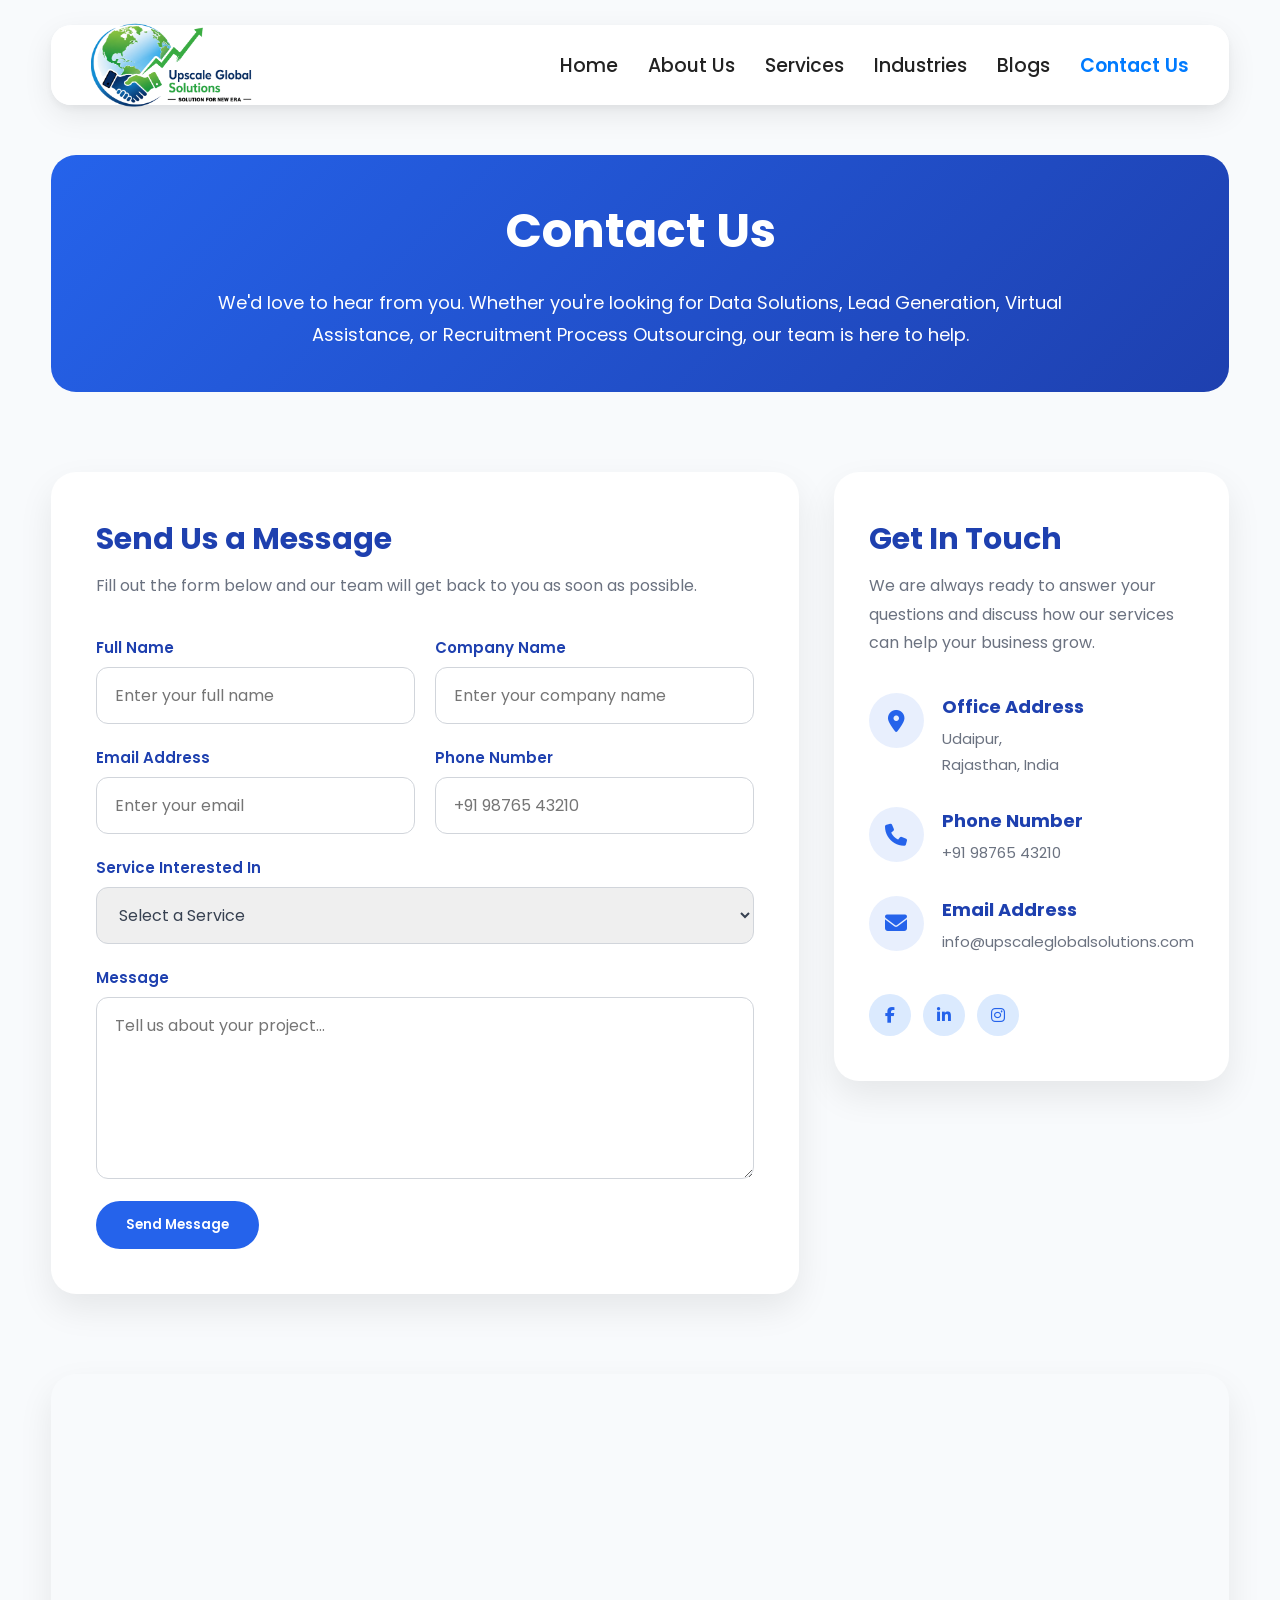
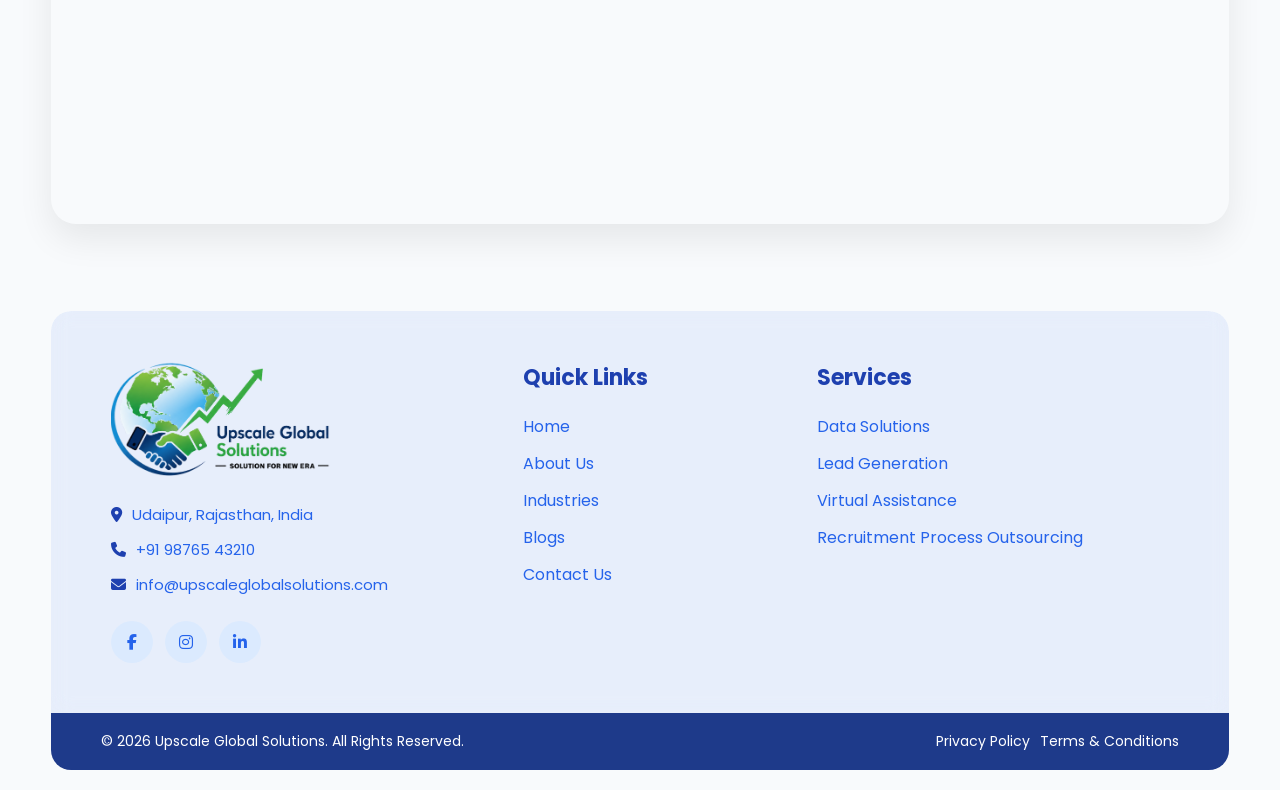
<file: data/pages/contact-us.html>
<!doctype html>
<html lang="en">
  <head>
    <meta charset="UTF-8" />
    <meta name="viewport" content="width=device-width, initial-scale=1.0" />
    <title>Contact Us | Upscale Global Solutions</title>
    <link rel="stylesheet" href="../css/style.css" />
    <link rel="preconnect" href="https://fonts.googleapis.com" />
    <link rel="preconnect" href="https://fonts.gstatic.com" crossorigin />
    <link
      href="https://fonts.googleapis.com/css2?family=Poppins:wght@100;200;300;400;500;600;700;800;900&display=swap"
      rel="stylesheet"
    />
    <link
      rel="stylesheet"
      href="https://cdnjs.cloudflare.com/ajax/libs/font-awesome/6.7.2/css/all.min.css"
    />
  </head>
  <body>
    <!-- ==========================
            NAVBAR
    ========================== -->

    <nav>
      <div class="nav-left">
        <a href="../../index.html">
          <img src="../png/logo.png" alt="Upscale Global Solutions Logo" />
        </a>
      </div>

      <div class="menu-toggle">
        <span></span>
        <span></span>
        <span></span>
      </div>

      <div class="nav-right">
        <ul class="nav-menu">
          <li>
            <a href="../../index.html">Home</a>
          </li>

          <li>
            <a href="../pages/about-us.html">About Us</a>
          </li>

          <li class="dropdown">
            <a href="#">Services</a>

            <ul class="dropdown-menu">
              <li>
                <a href="data-solutions.html">Data Solutions</a>
              </li>

              <li>
                <a href="lead-generation.html">Lead Generation</a>
              </li>

              <li>
                <a href="virtual-assistance.html">Virtual Assistance</a>
              </li>

              <li>
                <a href="recruitment-process-outsourcing.html"
                  >Recruitment Process Outsourcing</a
                >
              </li>
            </ul>
          </li>

          <li>
            <a href="industries.html">Industries</a>
          </li>

          <li>
            <a href="blogs.html">Blogs</a>
          </li>

          <li>
            <a class="active" href="contact-us.html">Contact Us</a>
          </li>
        </ul>
      </div>
    </nav>

    <!-- ==========================
            PAGE BANNER
    ========================== -->

    <section class="page-banner">
      <div class="banner-content">
        <h1>Contact Us</h1>

        <p>
          We'd love to hear from you. Whether you're looking for Data Solutions,
          Lead Generation, Virtual Assistance, or Recruitment Process
          Outsourcing, our team is here to help.
        </p>
      </div>
    </section>
    <!-- ==========================
            CONTACT SECTION
    ========================== -->

    <section class="contact">
      <div class="contact-wrapper">
        <!-- Contact Form -->

        <div class="contact-form">
          <h3>Send Us a Message</h3>

          <p class="contact-subtitle">
            Fill out the form below and our team will get back to you as soon as
            possible.
          </p>

          <form action="#" method="post">
            <div class="input-row">
              <div class="input-group">
                <label for="fullname">Full Name</label>
                <input
                  type="text"
                  id="fullname"
                  name="fullname"
                  placeholder="Enter your full name"
                  required
                />
              </div>

              <div class="input-group">
                <label for="company">Company Name</label>
                <input
                  type="text"
                  id="company"
                  name="company"
                  placeholder="Enter your company name"
                />
              </div>
            </div>

            <div class="input-row">
              <div class="input-group">
                <label for="email">Email Address</label>
                <input
                  type="email"
                  id="email"
                  name="email"
                  placeholder="Enter your email"
                  required
                />
              </div>

              <div class="input-group">
                <label for="phone">Phone Number</label>
                <input
                  type="tel"
                  id="phone"
                  name="phone"
                  placeholder="+91 98765 43210"
                />
              </div>
            </div>

            <div class="input-group">
              <label for="service">Service Interested In</label>

              <select id="service" name="service">
                <option value="">Select a Service</option>

                <option>Data Solutions</option>

                <option>Lead Generation</option>

                <option>Virtual Assistance</option>

                <option>Recruitment Process Outsourcing</option>

                <option>Other</option>
              </select>
            </div>

            <div class="input-group">
              <label for="message">Message</label>

              <textarea
                id="message"
                name="message"
                rows="6"
                placeholder="Tell us about your project..."
                required
              ></textarea>
            </div>

            <button type="submit" class="btn-primary">Send Message</button>
          </form>
        </div>

        <!-- Contact Card -->

        <div class="contact-card">
          <h3>Get In Touch</h3>

          <p class="contact-card-text">
            We are always ready to answer your questions and discuss how our
            services can help your business grow.
          </p>

          <div class="info-item">
            <i class="fas fa-map-marker-alt"></i>

            <div>
              <h4>Office Address</h4>

              <p>
                Udaipur,<br />
                Rajasthan, India
              </p>
            </div>
          </div>

          <div class="info-item">
            <i class="fas fa-phone"></i>

            <div>
              <h4>Phone Number</h4>

              <p>+91 98765 43210</p>
            </div>
          </div>

          <div class="info-item">
            <i class="fas fa-envelope"></i>

            <div>
              <h4>Email Address</h4>

              <p>info@upscaleglobalsolutions.com</p>
            </div>
          </div>

          <div class="social-icons">
            <a href="#">
              <i class="fab fa-facebook-f"></i>
            </a>

            <a href="#">
              <i class="fab fa-linkedin-in"></i>
            </a>

            <a href="#">
              <i class="fab fa-instagram"></i>
            </a>
          </div>
        </div>
      </div>
    </section>
    <!-- ==========================
            GOOGLE MAP
    ========================== -->

    <section class="map-section">
      <iframe
        src="https://www.google.com/maps?q=Udaipur,Rajasthan&output=embed"
        loading="lazy"
        allowfullscreen
        referrerpolicy="no-referrer-when-downgrade"
      >
      </iframe>
    </section>

    <!-- ==========================
            FOOTER
    ========================== -->

    <footer>
      <!-- Top Section -->

      <div class="footer-top">
        <!-- Company Info -->

        <div class="footer-column company-info">
          <img
            src="../png/logo.png"
            alt="Upscale Global Solutions Logo"
            class="footer-logo"
          />

          <div class="contact-info">
            <p>
              <i class="fas fa-map-marker-alt"></i>
              Udaipur, Rajasthan, India
            </p>

            <p>
              <i class="fas fa-phone"></i>
              +91 98765 43210
            </p>

            <p>
              <i class="fas fa-envelope"></i>
              info@upscaleglobalsolutions.com
            </p>
          </div>

          <div class="social-icons">
            <a href="#">
              <i class="fab fa-facebook-f"></i>
            </a>

            <a href="#">
              <i class="fab fa-instagram"></i>
            </a>

            <a href="#">
              <i class="fab fa-linkedin-in"></i>
            </a>
          </div>
        </div>

        <!-- Quick Links -->

        <div class="footer-column">
          <h3>Quick Links</h3>

          <ul>
            <li>
              <a href="../../index.html">Home</a>
            </li>

            <li>
              <a href="../pages/about-us.html">About Us</a>
            </li>

            <li>
              <a href="industries.html">Industries</a>
            </li>

            <li>
              <a href="blogs.html">Blogs</a>
            </li>

            <li>
              <a href="contact-us.html">Contact Us</a>
            </li>
          </ul>
        </div>

        <!-- Services -->

        <div class="footer-column">
          <h3>Services</h3>

          <ul>
            <li>
              <a href="data-solutions.html">Data Solutions</a>
            </li>

            <li>
              <a href="lead-generation.html">Lead Generation</a>
            </li>

            <li>
              <a href="virtual-assistance.html">Virtual Assistance</a>
            </li>

            <li>
              <a href="recruitment-process-outsourcing.html"
                >Recruitment Process Outsourcing</a
              >
            </li>
          </ul>
        </div>
      </div>

      <!-- Bottom Footer -->

      <div class="footer-bottom">
        <p>© 2026 Upscale Global Solutions. All Rights Reserved.</p>

        <div class="bottom-links">
          <a href="privacy-policy.html"> Privacy Policy </a>

          <a href="terms-and-conditions.html"> Terms & Conditions </a>
        </div>
      </div>
    </footer>
    <script src="../js/index.js"></script>
  </body>
</html>
</file>
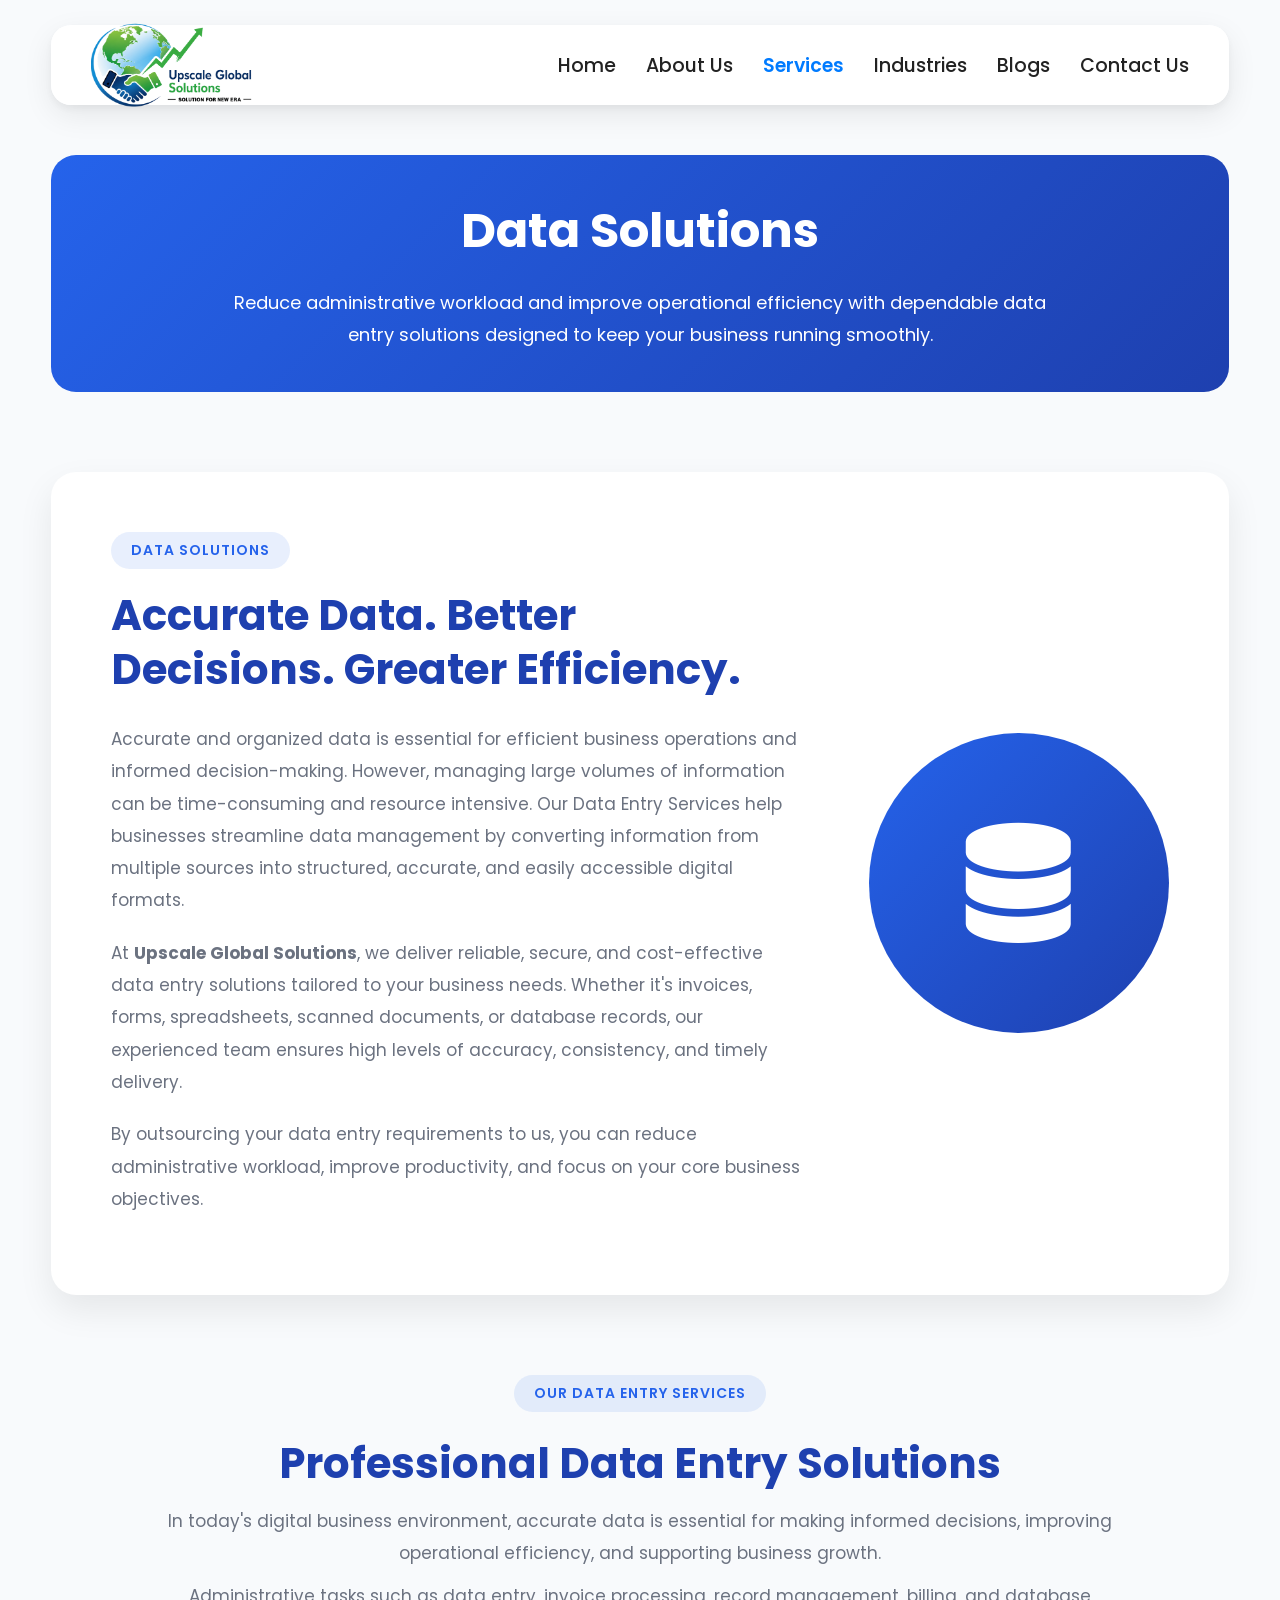
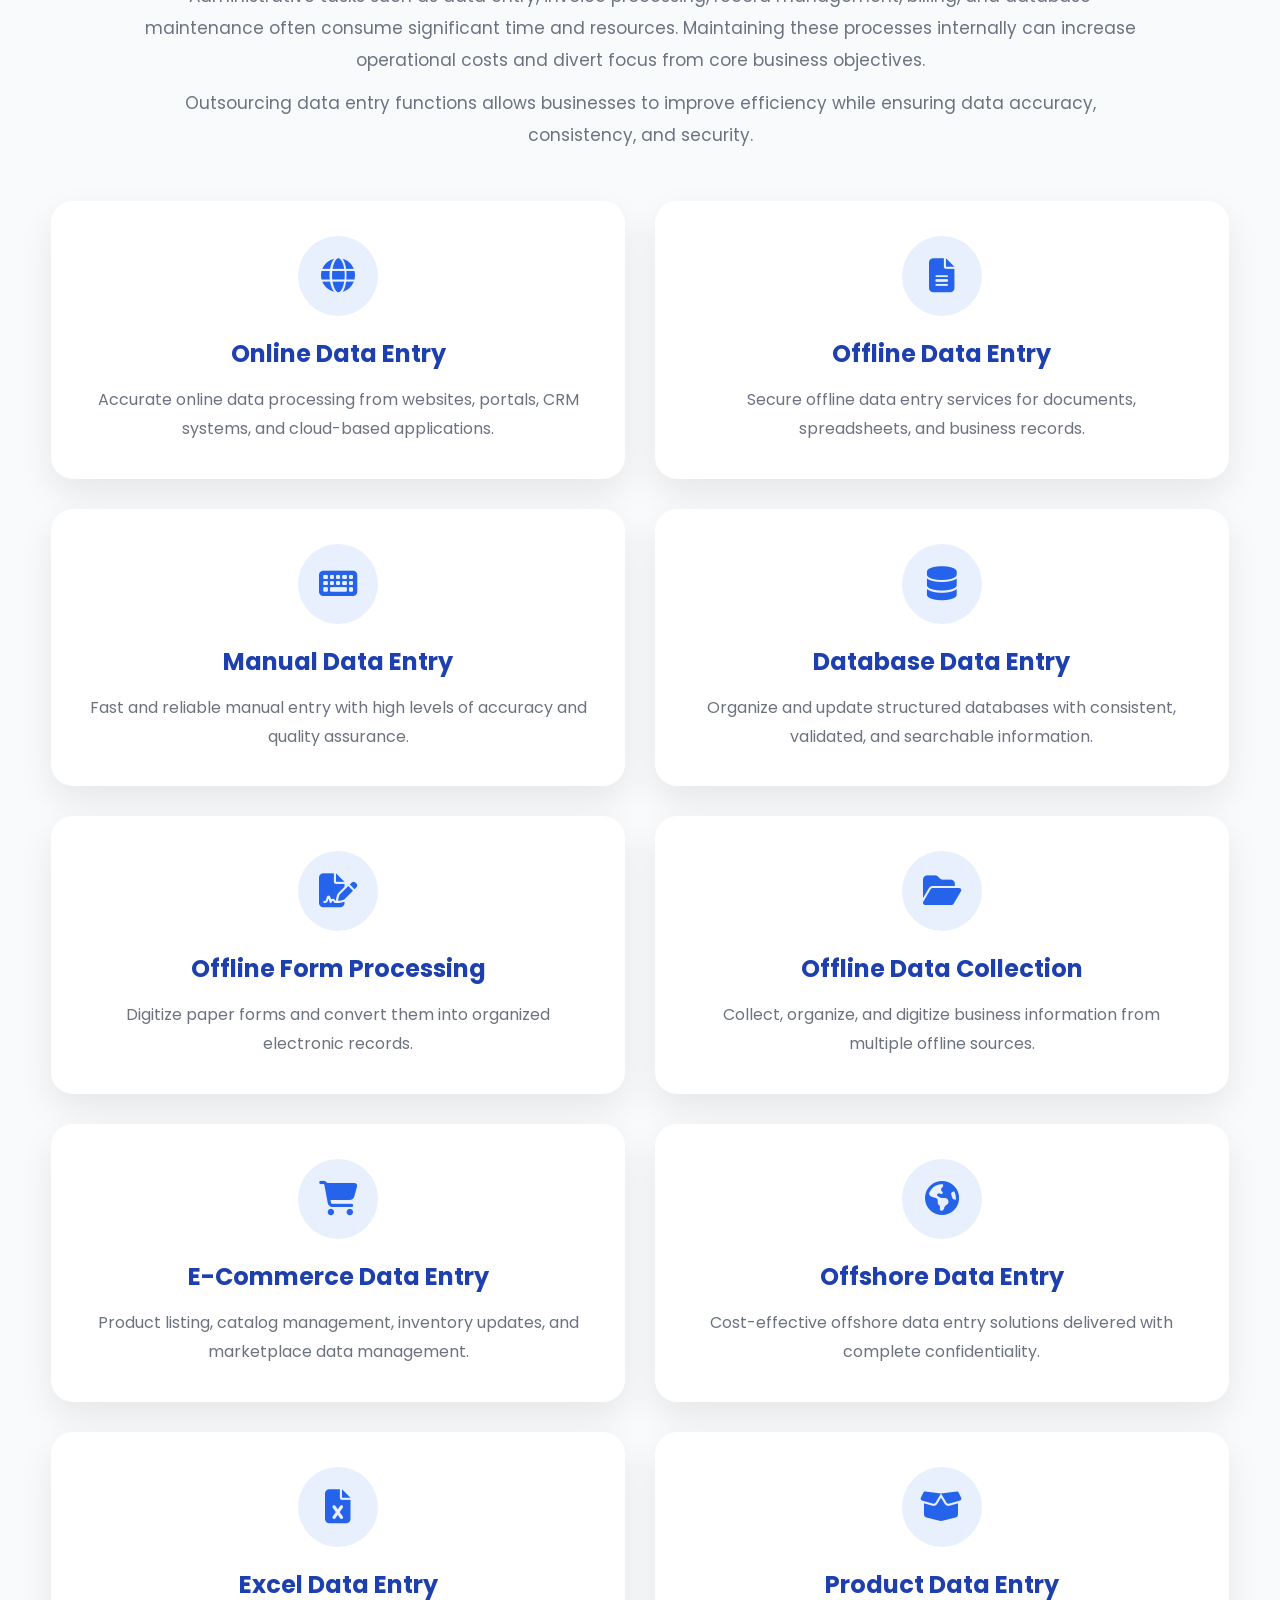
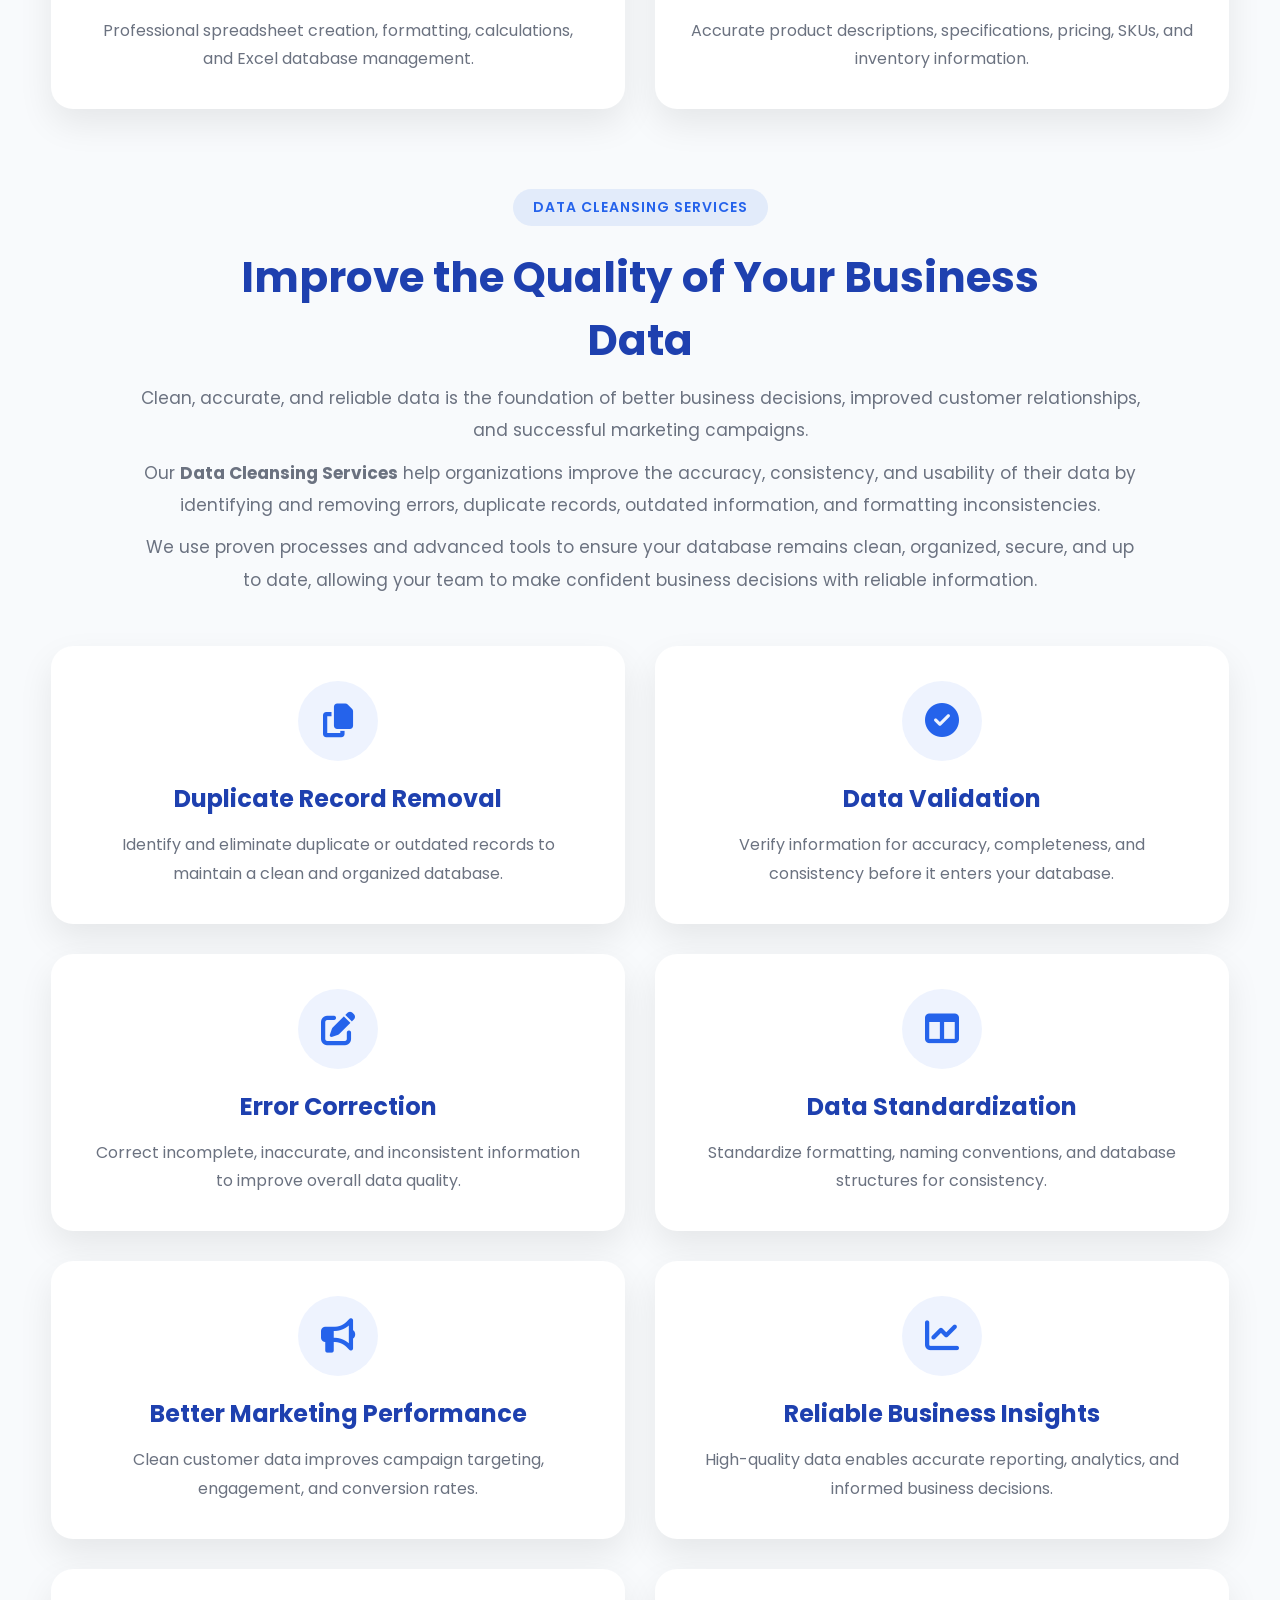
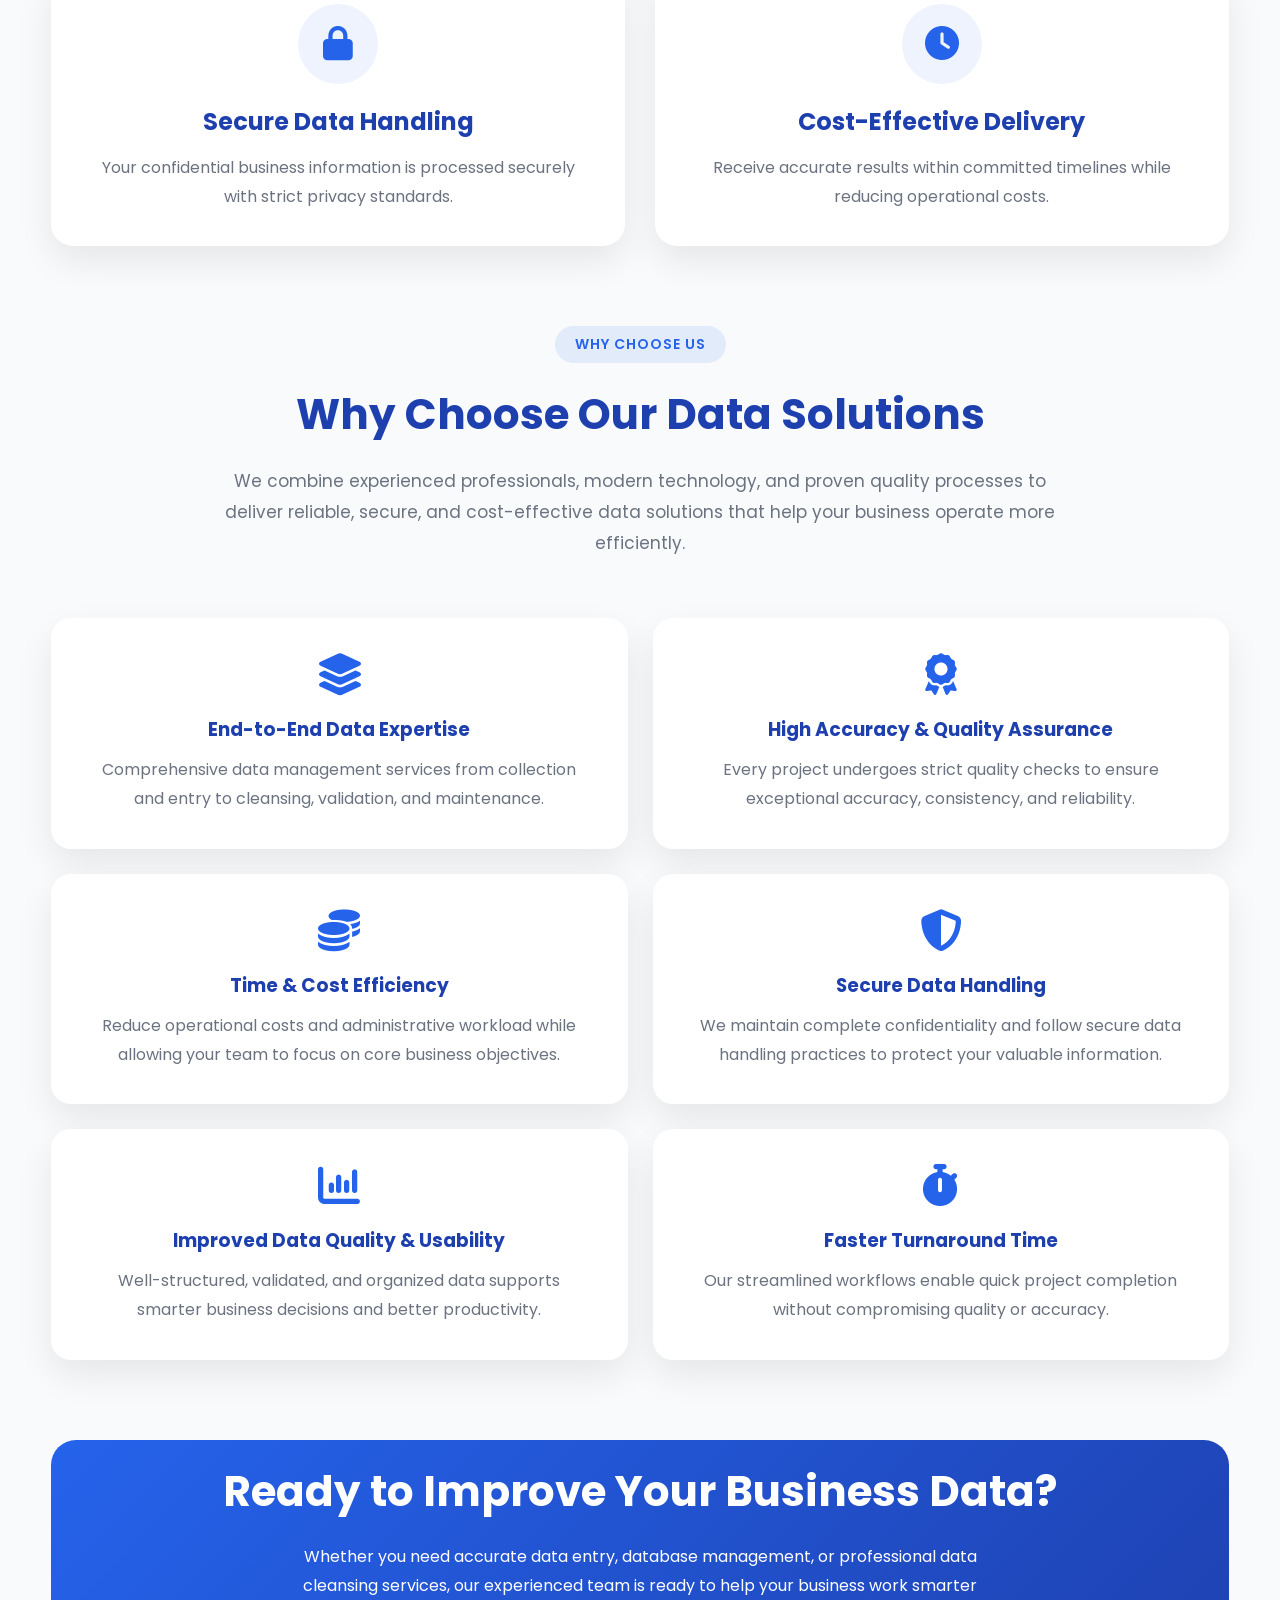
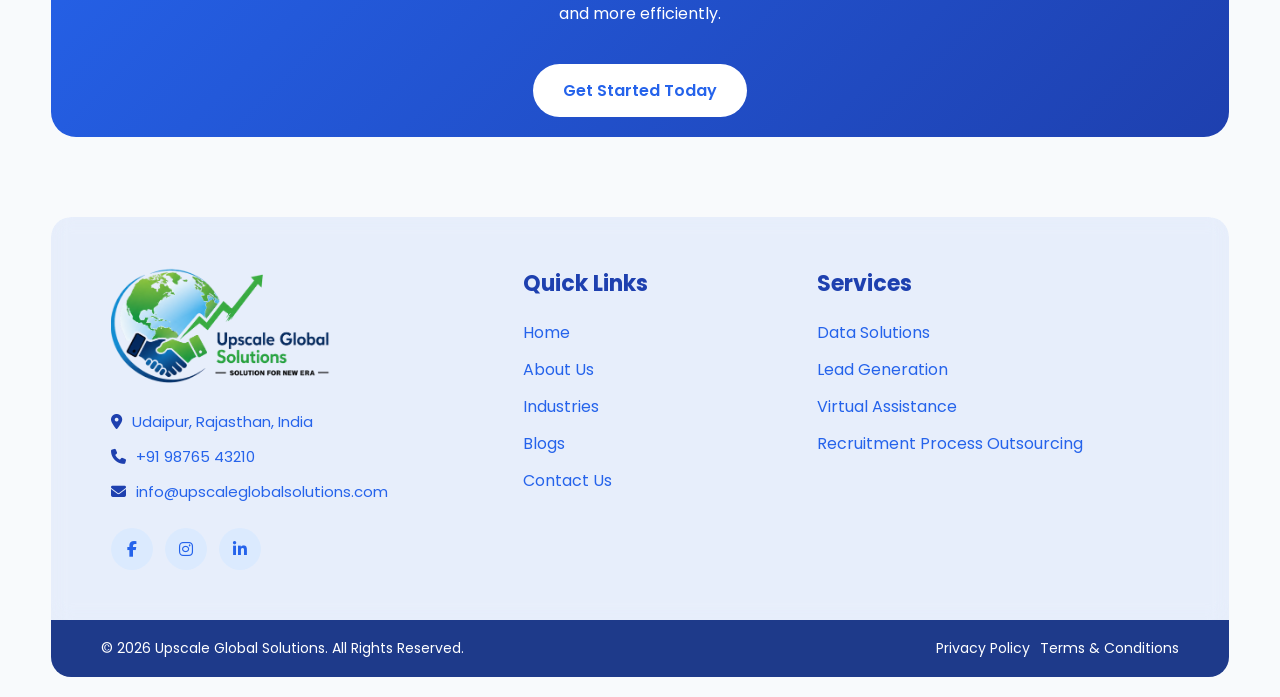
<file: data/pages/data-solutions.html>
<!doctype html>
<html lang="en">
  <head>
    <meta charset="UTF-8" />
    <meta name="viewport" content="width=device-width, initial-scale=1.0" />

    <title>Data Solutions | Upscale Global Solutions</title>

    <link rel="stylesheet" href="../css/style.css" />

    <link rel="preconnect" href="https://fonts.googleapis.com" />
    <link rel="preconnect" href="https://fonts.gstatic.com" crossorigin />

    <link
      href="https://fonts.googleapis.com/css2?family=Poppins:wght@100;200;300;400;500;600;700;800;900&display=swap"
      rel="stylesheet"
    />

    <link
      rel="stylesheet"
      href="https://cdnjs.cloudflare.com/ajax/libs/font-awesome/6.7.2/css/all.min.css"
    />
  </head>

  <body>
    <!-- ================= NAVBAR ================= -->

    <nav>
      <div class="nav-left">
        <a href="../../index.html">
          <img src="../png/logo.png" alt="Upscale Global Solutions Logo" />
        </a>
      </div>

      <div class="menu-toggle">
        <span></span>
        <span></span>
        <span></span>
      </div>

      <div class="nav-right">
        <ul class="nav-menu">
          <li><a href="../../index.html">Home</a></li>

          <li><a href="../pages/about-us.html">About Us</a></li>

          <li class="dropdown">
            <a href="#" class="active">Services</a>

            <ul class="dropdown-menu">
              <li>
                <a href="./data-solutions.html" class="active">
                  Data Solutions
                </a>
              </li>

              <li>
                <a href="./lead-generation.html"> Lead Generation </a>
              </li>

              <li>
                <a href="./virtual-assistance.html"> Virtual Assistance </a>
              </li>

              <li>
                <a href="./recruitment-process-outsourcing.html">
                  Recruitment Process Outsourcing
                </a>
              </li>
            </ul>
          </li>

          <li>
            <a href="./industries.html">Industries</a>
          </li>

          <li>
            <a href="./blogs.html">Blogs</a>
          </li>

          <li>
            <a href="./contact-us.html">Contact Us</a>
          </li>
        </ul>
      </div>
    </nav>

    <!-- ================= HERO BANNER ================= -->

    <section class="page-banner">
      <div class="banner-content">
        <h1>Data Solutions</h1>
        <p>
          Reduce administrative workload and improve operational efficiency with
          dependable data entry solutions designed to keep your business running
          smoothly.
        </p>
      </div>
    </section>

    <!-- ================= ABOUT DATA SOLUTIONS ================= -->

    <section class="service-about">
      <div class="service-about-content">
        <div class="service-text">
          <span class="service-tag"> DATA SOLUTIONS </span>

          <h2>Accurate Data. Better Decisions. Greater Efficiency.</h2>
          <p>
            Accurate and organized data is essential for efficient business
            operations and informed decision-making. However, managing large
            volumes of information can be time-consuming and resource intensive.
            Our Data Entry Services help businesses streamline data management
            by converting information from multiple sources into structured,
            accurate, and easily accessible digital formats.
          </p>
          <p>
            At <strong>Upscale Global Solutions</strong>, we deliver reliable,
            secure, and cost-effective data entry solutions tailored to your
            business needs. Whether it's invoices, forms, spreadsheets, scanned
            documents, or database records, our experienced team ensures high
            levels of accuracy, consistency, and timely delivery.
          </p>
          <p>
            By outsourcing your data entry requirements to us, you can reduce
            administrative workload, improve productivity, and focus on your
            core business objectives.
          </p>
        </div>

        <div class="service-image">
          <i class="fas fa-database"></i>
        </div>
      </div>
    </section>

    <!-- ================= DATA ENTRY SERVICES ================= -->
    <section class="service-features">
      <div class="section-title">
        <span>OUR DATA ENTRY SERVICES</span>

        <h2>Professional Data Entry Solutions</h2>
      </div>
      <div class="service-content">
        <p>
          In today's digital business environment, accurate data is essential
          for making informed decisions, improving operational efficiency, and
          supporting business growth.
        </p>
        <p>
          Administrative tasks such as data entry, invoice processing, record
          management, billing, and database maintenance often consume
          significant time and resources. Maintaining these processes internally
          can increase operational costs and divert focus from core business
          objectives.
        </p>

        <p>
          Outsourcing data entry functions allows businesses to improve
          efficiency while ensuring data accuracy, consistency, and security.
        </p>
      </div>

      <div class="feature-grid">
        <div class="feature-card">
          <i class="fas fa-globe"></i>
          <h3>Online Data Entry</h3>
          <p>
            Accurate online data processing from websites, portals, CRM systems,
            and cloud-based applications.
          </p>
        </div>

        <div class="feature-card">
          <i class="fas fa-file-alt"></i>
          <h3>Offline Data Entry</h3>
          <p>
            Secure offline data entry services for documents, spreadsheets, and
            business records.
          </p>
        </div>

        <div class="feature-card">
          <i class="fas fa-keyboard"></i>
          <h3>Manual Data Entry</h3>
          <p>
            Fast and reliable manual entry with high levels of accuracy and
            quality assurance.
          </p>
        </div>

        <div class="feature-card">
          <i class="fas fa-database"></i>
          <h3>Database Data Entry</h3>
          <p>
            Organize and update structured databases with consistent, validated,
            and searchable information.
          </p>
        </div>

        <div class="feature-card">
          <i class="fas fa-file-signature"></i>
          <h3>Offline Form Processing</h3>
          <p>
            Digitize paper forms and convert them into organized electronic
            records.
          </p>
        </div>

        <div class="feature-card">
          <i class="fas fa-folder-open"></i>
          <h3>Offline Data Collection</h3>
          <p>
            Collect, organize, and digitize business information from multiple
            offline sources.
          </p>
        </div>

        <div class="feature-card">
          <i class="fas fa-cart-shopping"></i>
          <h3>E-Commerce Data Entry</h3>
          <p>
            Product listing, catalog management, inventory updates, and
            marketplace data management.
          </p>
        </div>

        <div class="feature-card">
          <i class="fas fa-earth-americas"></i>
          <h3>Offshore Data Entry</h3>
          <p>
            Cost-effective offshore data entry solutions delivered with complete
            confidentiality.
          </p>
        </div>

        <div class="feature-card">
          <i class="fas fa-file-excel"></i>
          <h3>Excel Data Entry</h3>
          <p>
            Professional spreadsheet creation, formatting, calculations, and
            Excel database management.
          </p>
        </div>

        <div class="feature-card">
          <i class="fas fa-box-open"></i>
          <h3>Product Data Entry</h3>
          <p>
            Accurate product descriptions, specifications, pricing, SKUs, and
            inventory information.
          </p>
        </div>
      </div>
    </section>

    <!-- ================= DATA CLEANSING SERVICES ================= -->
    <section class="data-cleansing">
      <div class="section-title">
        <span>DATA CLEANSING SERVICES</span>

        <h2>Improve the Quality of Your Business Data</h2>
      </div>

      <div class="service-content">
        <p>
          Clean, accurate, and reliable data is the foundation of better
          business decisions, improved customer relationships, and successful
          marketing campaigns.
        </p>
        <p>
          Our <strong>Data Cleansing Services</strong> help organizations
          improve the accuracy, consistency, and usability of their data by
          identifying and removing errors, duplicate records, outdated
          information, and formatting inconsistencies.
        </p>

        <p>
          We use proven processes and advanced tools to ensure your database
          remains clean, organized, secure, and up to date, allowing your team
          to make confident business decisions with reliable information.
        </p>
      </div>

      <div class="feature-grid">
        <div class="feature-card">
          <i class="fas fa-copy"></i>

          <h3>Duplicate Record Removal</h3>

          <p>
            Identify and eliminate duplicate or outdated records to maintain a
            clean and organized database.
          </p>
        </div>

        <div class="feature-card">
          <i class="fas fa-check-circle"></i>

          <h3>Data Validation</h3>

          <p>
            Verify information for accuracy, completeness, and consistency
            before it enters your database.
          </p>
        </div>

        <div class="feature-card">
          <i class="fas fa-pen-to-square"></i>

          <h3>Error Correction</h3>

          <p>
            Correct incomplete, inaccurate, and inconsistent information to
            improve overall data quality.
          </p>
        </div>

        <div class="feature-card">
          <i class="fas fa-table-columns"></i>

          <h3>Data Standardization</h3>

          <p>
            Standardize formatting, naming conventions, and database structures
            for consistency.
          </p>
        </div>

        <div class="feature-card">
          <i class="fas fa-bullhorn"></i>

          <h3>Better Marketing Performance</h3>

          <p>
            Clean customer data improves campaign targeting, engagement, and
            conversion rates.
          </p>
        </div>

        <div class="feature-card">
          <i class="fas fa-chart-line"></i>

          <h3>Reliable Business Insights</h3>

          <p>
            High-quality data enables accurate reporting, analytics, and
            informed business decisions.
          </p>
        </div>

        <div class="feature-card">
          <i class="fas fa-lock"></i>

          <h3>Secure Data Handling</h3>

          <p>
            Your confidential business information is processed securely with
            strict privacy standards.
          </p>
        </div>

        <div class="feature-card">
          <i class="fas fa-clock"></i>

          <h3>Cost-Effective Delivery</h3>

          <p>
            Receive accurate results within committed timelines while reducing
            operational costs.
          </p>
        </div>
      </div>
    </section>

    <!-- ================= WHY CHOOSE OUR DATA SOLUTIONS ================= -->

    <section class="why-data">
      <div class="section-title">
        <span>WHY CHOOSE US</span>

        <h2>Why Choose Our Data Solutions</h2>

        <p>
          We combine experienced professionals, modern technology, and proven
          quality processes to deliver reliable, secure, and cost-effective data
          solutions that help your business operate more efficiently.
        </p>
      </div>

      <div class="why-grid">
        <div>
          <i class="fas fa-layer-group"></i>

          <h3>End-to-End Data Expertise</h3>

          <p>
            Comprehensive data management services from collection and entry to
            cleansing, validation, and maintenance.
          </p>
        </div>

        <div>
          <i class="fas fa-award"></i>

          <h3>High Accuracy & Quality Assurance</h3>

          <p>
            Every project undergoes strict quality checks to ensure exceptional
            accuracy, consistency, and reliability.
          </p>
        </div>

        <div>
          <i class="fas fa-coins"></i>

          <h3>Time & Cost Efficiency</h3>

          <p>
            Reduce operational costs and administrative workload while allowing
            your team to focus on core business objectives.
          </p>
        </div>

        <div>
          <i class="fas fa-shield-halved"></i>

          <h3>Secure Data Handling</h3>

          <p>
            We maintain complete confidentiality and follow secure data handling
            practices to protect your valuable information.
          </p>
        </div>

        <div>
          <i class="fas fa-chart-column"></i>

          <h3>Improved Data Quality & Usability</h3>

          <p>
            Well-structured, validated, and organized data supports smarter
            business decisions and better productivity.
          </p>
        </div>

        <div>
          <i class="fas fa-stopwatch"></i>

          <h3>Faster Turnaround Time</h3>

          <p>
            Our streamlined workflows enable quick project completion without
            compromising quality or accuracy.
          </p>
        </div>
      </div>
    </section>

    <!-- ================= CALL TO ACTION ================= -->

    <section class="cta">
      <h2>Ready to Improve Your Business Data?</h2>

      <p>
        Whether you need accurate data entry, database management, or
        professional data cleansing services, our experienced team is ready to
        help your business work smarter and more efficiently.
      </p>

      <a href="./contact-us.html" class="btn-primary"> Get Started Today </a>
    </section>

    <!-- ================= FOOTER ================= -->
    <footer>
      <!-- Top Section -->
      <div class="footer-top">
        <!-- Company Info -->
        <div class="footer-column company-info">
          <a href="../../index.html">
            <img
              src="../png/logo.png"
              alt="Upscale Global Solutions Logo"
              class="footer-logo"
            />
          </a>

          <div class="contact-info">
            <p>
              <i class="fas fa-map-marker-alt"></i>
              Udaipur, Rajasthan, India
            </p>

            <p>
              <i class="fas fa-phone"></i>
              +91 98765 43210
            </p>

            <p>
              <i class="fas fa-envelope"></i>
              info@upscaleglobalsolutions.com
            </p>
          </div>

          <div class="social-icons">
            <a href="#"><i class="fab fa-facebook-f"></i></a>
            <a href="#"><i class="fab fa-instagram"></i></a>
            <a href="#"><i class="fab fa-linkedin-in"></i></a>
          </div>
        </div>

        <!-- Quick Links -->
        <div class="footer-column">
          <h3>Quick Links</h3>

          <ul>
            <li><a href="../../index.html">Home</a></li>
            <li><a href="../pages/about-us.html">About Us</a></li>
            <li><a href="./industries.html">Industries</a></li>
            <li><a href="./blogs.html">Blogs</a></li>
            <li><a href="./contact-us.html">Contact Us</a></li>
          </ul>
        </div>

        <!-- Services -->
        <div class="footer-column">
          <h3>Services</h3>

          <ul>
            <li><a href="./data-solutions.html">Data Solutions</a></li>
            <li><a href="./lead-generation.html">Lead Generation</a></li>
            <li><a href="./virtual-assistance.html">Virtual Assistance</a></li>
            <li>
              <a href="./recruitment-process-outsourcing.html">
                Recruitment Process Outsourcing
              </a>
            </li>
          </ul>
        </div>
      </div>

      <!-- Bottom -->
      <div class="footer-bottom">
        <p>© 2026 Upscale Global Solutions. All Rights Reserved.</p>

        <div class="bottom-links">
          <a href="./privacy-policy.html">Privacy Policy</a>
          <a href="./terms-and-conditions.html">Terms & Conditions</a>
        </div>
      </div>
    </footer>

    <script src="../js/index.js"></script>
  </body>
</html>
</file>
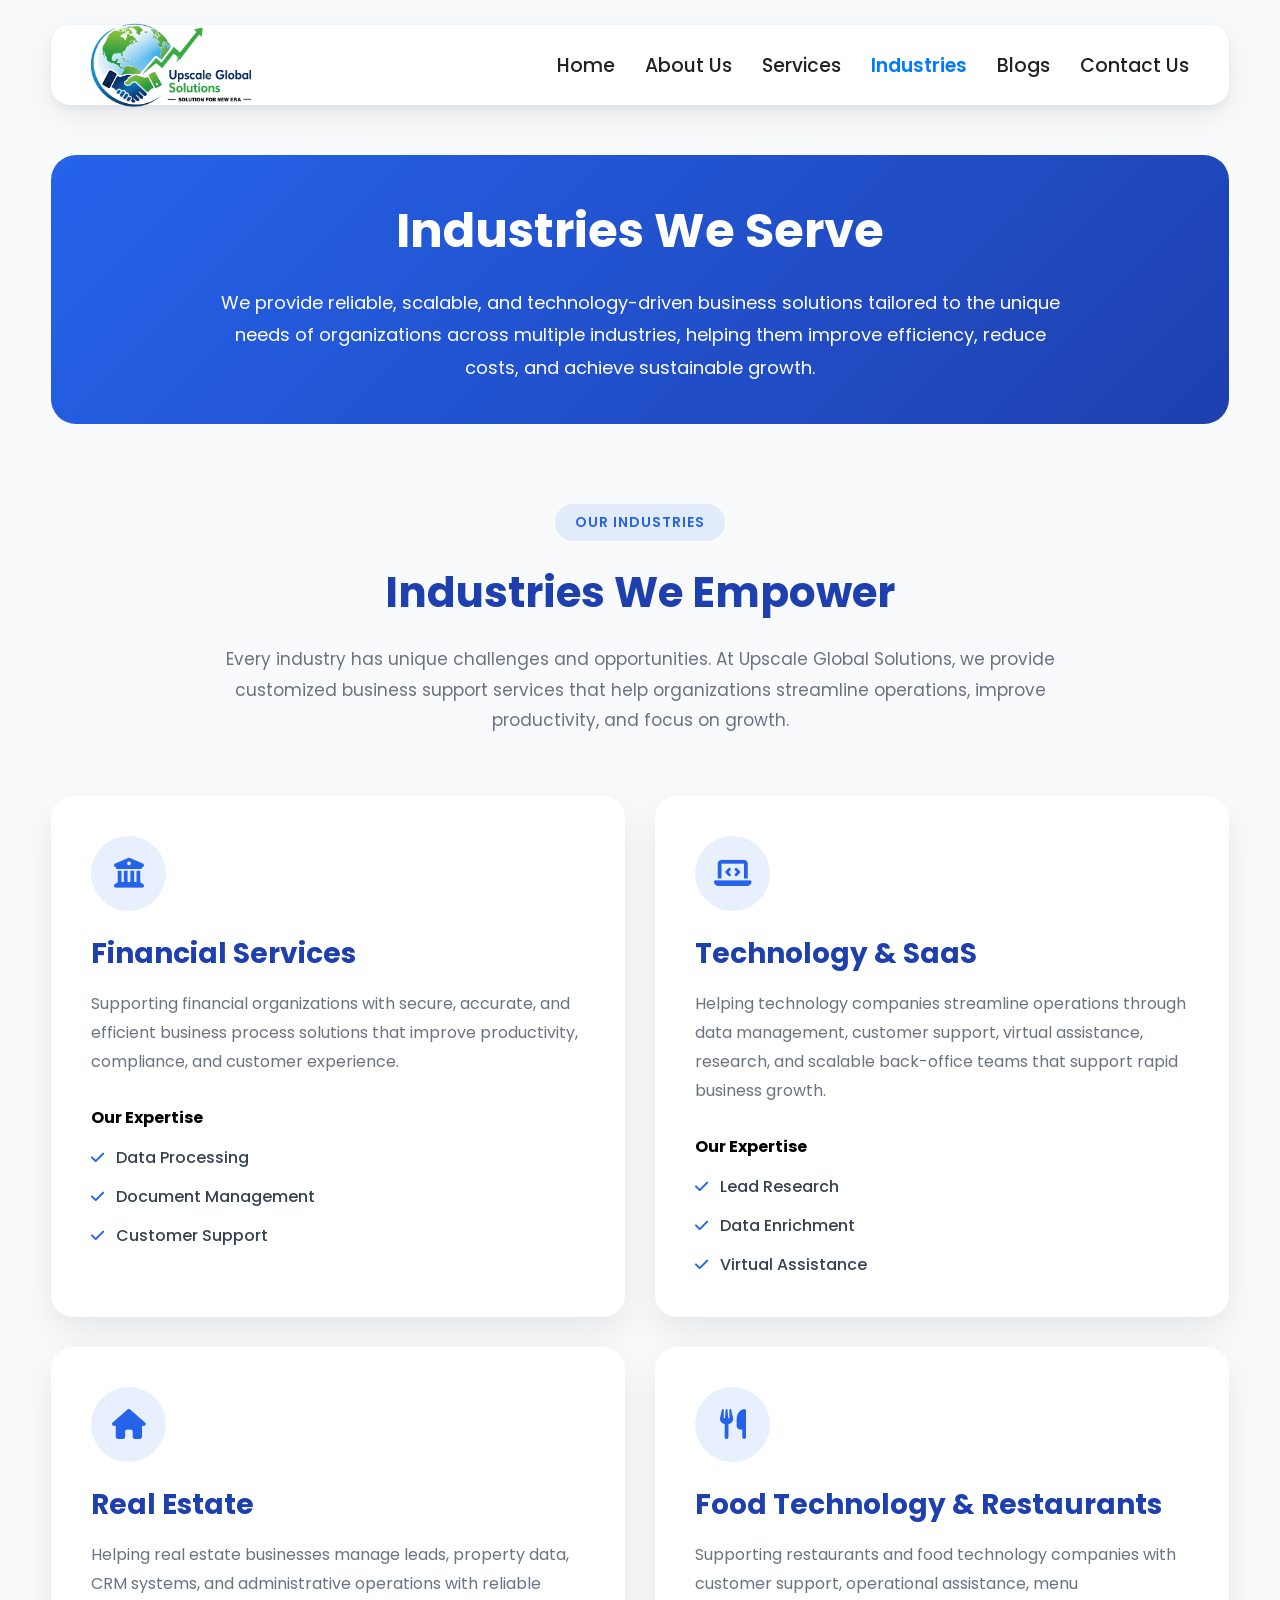
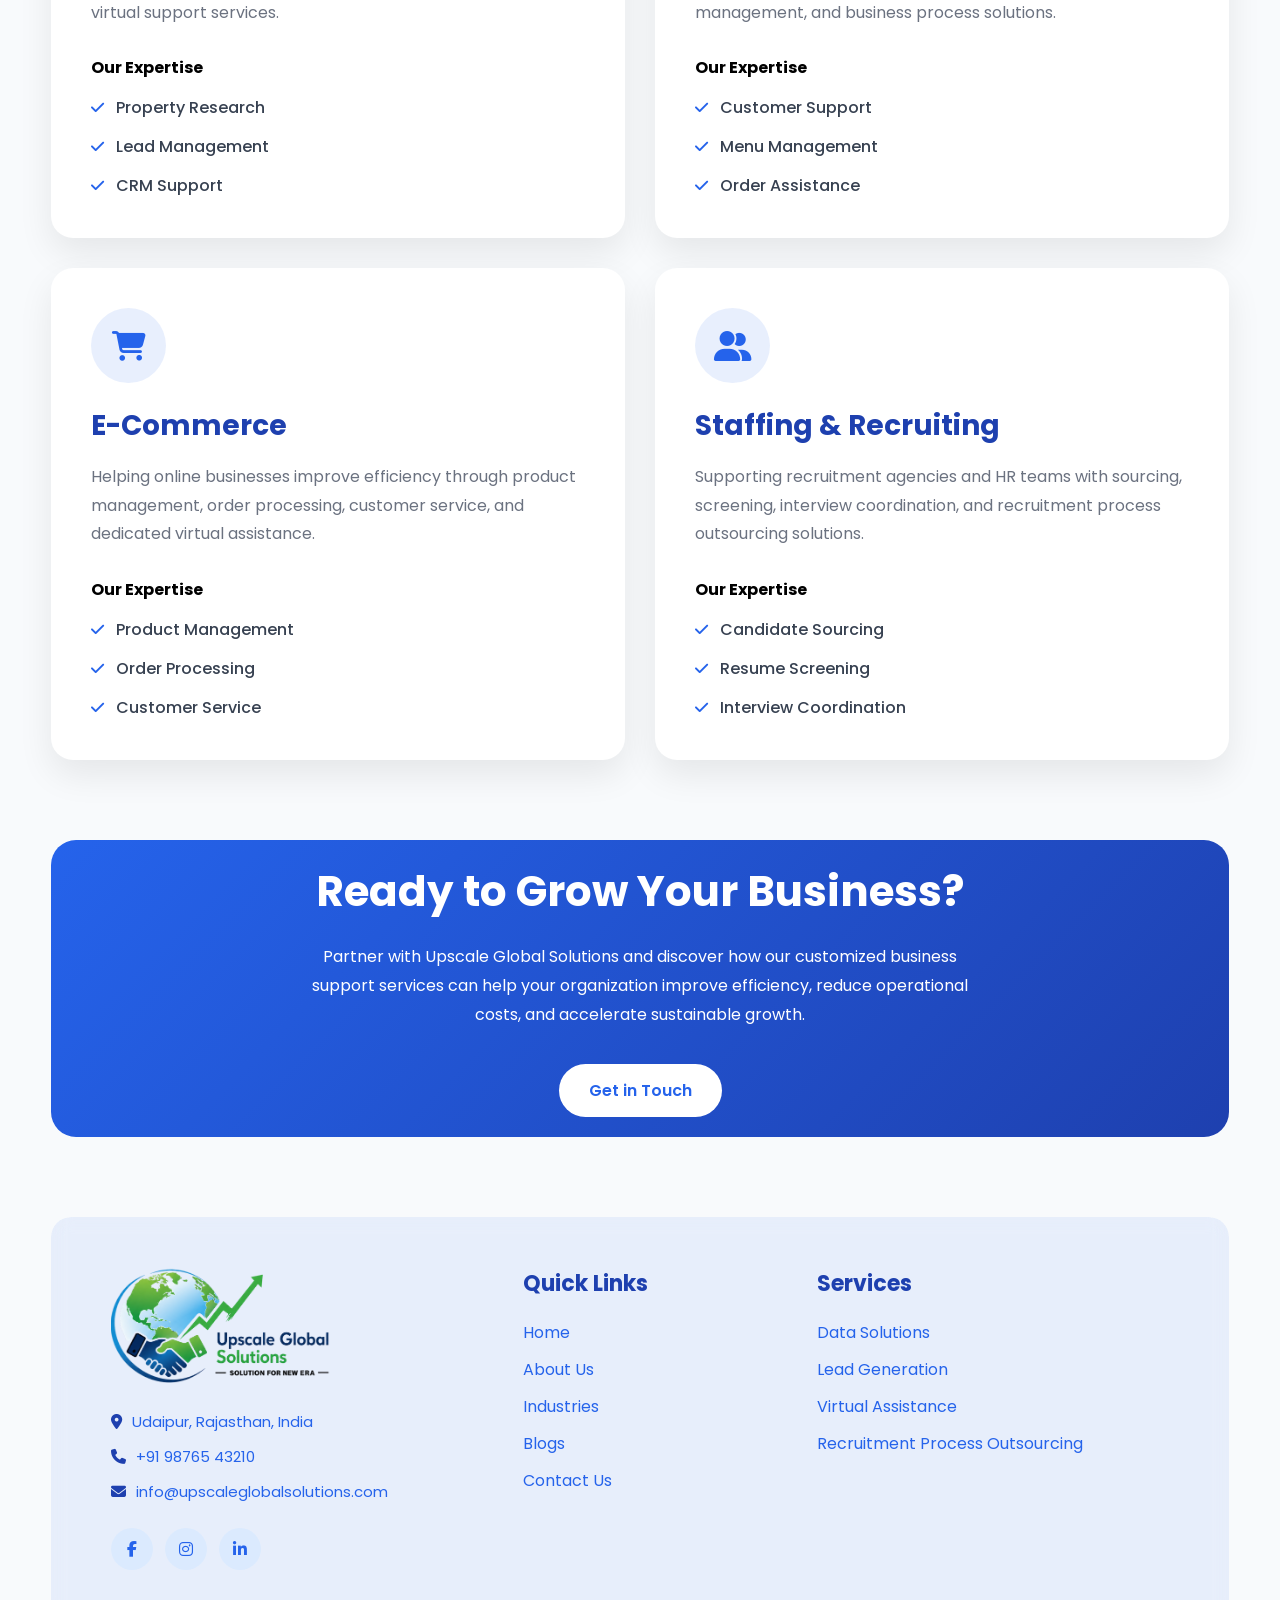
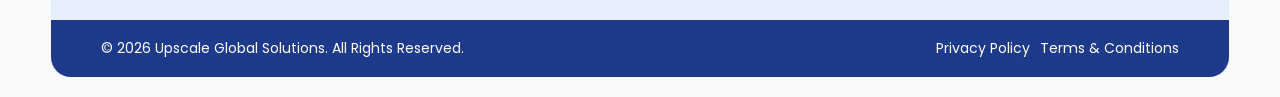
<file: data/pages/industries.html>
<!doctype html>
<html lang="en">
  <head>
    <meta charset="UTF-8" />
    <meta name="viewport" content="width=device-width, initial-scale=1.0" />

    <title>Industries | Upscale Global Solutions</title>

    <link rel="stylesheet" href="../css/style.css" />

    <link rel="preconnect" href="https://fonts.googleapis.com" />
    <link rel="preconnect" href="https://fonts.gstatic.com" crossorigin />

    <link
      href="https://fonts.googleapis.com/css2?family=Poppins:wght@100;200;300;400;500;600;700;800;900&display=swap"
      rel="stylesheet"
    />

    <link
      rel="stylesheet"
      href="https://cdnjs.cloudflare.com/ajax/libs/font-awesome/6.7.2/css/all.min.css"
    />
  </head>

  <body>
    <!-- ==========================
            NAVBAR
    ========================== -->

    <nav>
      <div class="nav-left">
        <a href="../../index.html">
          <img src="../png/logo.png" alt="Upscale Global Solutions Logo" />
        </a>
      </div>

      <div class="menu-toggle">
        <span></span>
        <span></span>
        <span></span>
      </div>

      <div class="nav-right">
        <ul class="nav-menu">
          <li>
            <a href="../../index.html">Home</a>
          </li>

          <li>
            <a href="../pages/about-us.html">About Us</a>
          </li>

          <li class="dropdown">
            <a href="#">Services</a>

            <ul class="dropdown-menu">
              <li><a href="data-solutions.html">Data Solutions</a></li>

              <li><a href="lead-generation.html">Lead Generation</a></li>

              <li><a href="virtual-assistance.html">Virtual Assistance</a></li>

              <li>
                <a href="recruitment-process-outsourcing.html"
                  >Recruitment Process Outsourcing</a
                >
              </li>
            </ul>
          </li>

          <li>
            <a class="active" href="industries.html">Industries</a>
          </li>

          <li>
            <a href="blogs.html">Blogs</a>
          </li>

          <li>
            <a href="contact-us.html">Contact Us</a>
          </li>
        </ul>
      </div>
    </nav>

    <!-- ==========================
            PAGE BANNER
    ========================== -->

    <section class="page-banner">
      <div class="banner-content">
        <h1>Industries We Serve</h1>

        <p>
          We provide reliable, scalable, and technology-driven business
          solutions tailored to the unique needs of organizations across
          multiple industries, helping them improve efficiency, reduce costs,
          and achieve sustainable growth.
        </p>
      </div>
    </section>

    <!-- ==========================
            INDUSTRIES
    ========================== -->

    <section class="industries-page">
      <div class="section-title">
        <span>OUR INDUSTRIES</span>

        <h2>Industries We Empower</h2>

        <p>
          Every industry has unique challenges and opportunities. At Upscale
          Global Solutions, we provide customized business support services that
          help organizations streamline operations, improve productivity, and
          focus on growth.
        </p>
      </div>

      <div class="industry-cards">
        <!-- ==========================
                    Financial Services
            ========================== -->

        <div class="industry-card">
          <div class="industry-icon">
            <i class="fas fa-building-columns"></i>
          </div>

          <h3>Financial Services</h3>

          <p>
            Supporting financial organizations with secure, accurate, and
            efficient business process solutions that improve productivity,
            compliance, and customer experience.
          </p>

          <h4>Our Expertise</h4>

          <ul>
            <li><i class="fas fa-check"></i> Data Processing</li>
            <li><i class="fas fa-check"></i> Document Management</li>
            <li><i class="fas fa-check"></i> Customer Support</li>
          </ul>
        </div>

        <!-- ==========================
                    Technology & SaaS
            ========================== -->

        <div class="industry-card">
          <div class="industry-icon">
            <i class="fas fa-laptop-code"></i>
          </div>

          <h3>Technology & SaaS</h3>

          <p>
            Helping technology companies streamline operations through data
            management, customer support, virtual assistance, research, and
            scalable back-office teams that support rapid business growth.
          </p>

          <h4>Our Expertise</h4>

          <ul>
            <li><i class="fas fa-check"></i> Lead Research</li>
            <li><i class="fas fa-check"></i> Data Enrichment</li>
            <li><i class="fas fa-check"></i> Virtual Assistance</li>
          </ul>
        </div>

        <!-- ==========================
                    Real Estate
            ========================== -->

        <div class="industry-card">
          <div class="industry-icon">
            <i class="fas fa-house"></i>
          </div>

          <h3>Real Estate</h3>

          <p>
            Helping real estate businesses manage leads, property data, CRM
            systems, and administrative operations with reliable virtual support
            services.
          </p>

          <h4>Our Expertise</h4>

          <ul>
            <li><i class="fas fa-check"></i> Property Research</li>
            <li><i class="fas fa-check"></i> Lead Management</li>
            <li><i class="fas fa-check"></i> CRM Support</li>
          </ul>
        </div>

        <!-- ==========================
                    Food Technology & Restaurants
            ========================== -->

        <div class="industry-card">
          <div class="industry-icon">
            <i class="fas fa-utensils"></i>
          </div>

          <h3>Food Technology & Restaurants</h3>

          <p>
            Supporting restaurants and food technology companies with customer
            support, operational assistance, menu management, and business
            process solutions.
          </p>

          <h4>Our Expertise</h4>

          <ul>
            <li><i class="fas fa-check"></i> Customer Support</li>
            <li><i class="fas fa-check"></i> Menu Management</li>
            <li><i class="fas fa-check"></i> Order Assistance</li>
          </ul>
        </div>

        <!-- ==========================
                    E-Commerce
            ========================== -->

        <div class="industry-card">
          <div class="industry-icon">
            <i class="fas fa-cart-shopping"></i>
          </div>

          <h3>E-Commerce</h3>

          <p>
            Helping online businesses improve efficiency through product
            management, order processing, customer service, and dedicated
            virtual assistance.
          </p>

          <h4>Our Expertise</h4>

          <ul>
            <li><i class="fas fa-check"></i> Product Management</li>
            <li><i class="fas fa-check"></i> Order Processing</li>
            <li><i class="fas fa-check"></i> Customer Service</li>
          </ul>
        </div>

        <!-- ==========================
                    Staffing & Recruiting
            ========================== -->

        <div class="industry-card">
          <div class="industry-icon">
            <i class="fas fa-user-group"></i>
          </div>

          <h3>Staffing & Recruiting</h3>

          <p>
            Supporting recruitment agencies and HR teams with sourcing,
            screening, interview coordination, and recruitment process
            outsourcing solutions.
          </p>

          <h4>Our Expertise</h4>

          <ul>
            <li><i class="fas fa-check"></i> Candidate Sourcing</li>
            <li><i class="fas fa-check"></i> Resume Screening</li>
            <li><i class="fas fa-check"></i> Interview Coordination</li>
          </ul>
        </div>
      </div>
    </section>
    <!-- ==========================
            CTA SECTION
    ========================== -->

    <section class="cta">
      <h2>Ready to Grow Your Business?</h2>

      <p>
        Partner with Upscale Global Solutions and discover how our customized
        business support services can help your organization improve efficiency,
        reduce operational costs, and accelerate sustainable growth.
      </p>

      <a href="contact-us.html" class="btn-primary"> Get in Touch </a>
    </section>

    <!-- ==========================
            FOOTER
    ========================== -->

    <footer>
      <!-- Top Section -->

      <div class="footer-top">
        <!-- Company Information -->

        <div class="footer-column company-info">
          <img
            src="../png/logo.png"
            alt="Upscale Global Solutions Logo"
            class="footer-logo"
          />

          <div class="contact-info">
            <p>
              <i class="fas fa-map-marker-alt"></i>
              Udaipur, Rajasthan, India
            </p>

            <p>
              <i class="fas fa-phone"></i>
              +91 98765 43210
            </p>

            <p>
              <i class="fas fa-envelope"></i>
              info@upscaleglobalsolutions.com
            </p>
          </div>

          <div class="social-icons">
            <a href="#">
              <i class="fab fa-facebook-f"></i>
            </a>

            <a href="#">
              <i class="fab fa-instagram"></i>
            </a>

            <a href="#">
              <i class="fab fa-linkedin-in"></i>
            </a>
          </div>
        </div>

        <!-- Quick Links -->

        <div class="footer-column">
          <h3>Quick Links</h3>

          <ul>
            <li>
              <a href="../../index.html">Home</a>
            </li>

            <li>
              <a href="../pages/about-us.html">About Us</a>
            </li>

            <li>
              <a href="industries.html">Industries</a>
            </li>

            <li>
              <a href="blogs.html">Blogs</a>
            </li>

            <li>
              <a href="contact-us.html">Contact Us</a>
            </li>
          </ul>
        </div>

        <!-- Services -->

        <div class="footer-column">
          <h3>Services</h3>

          <ul>
            <li>
              <a href="data-solutions.html">Data Solutions</a>
            </li>

            <li>
              <a href="lead-generation.html">Lead Generation</a>
            </li>

            <li>
              <a href="virtual-assistance.html">Virtual Assistance</a>
            </li>

            <li>
              <a href="recruitment-process-outsourcing.html"
                >Recruitment Process Outsourcing</a
              >
            </li>
          </ul>
        </div>
      </div>

      <!-- Bottom Footer -->

      <div class="footer-bottom">
        <p>© 2026 Upscale Global Solutions. All Rights Reserved.</p>

        <div class="bottom-links">
          <a href="privacy-policy.html"> Privacy Policy </a>

          <a href="terms-and-conditions.html"> Terms & Conditions </a>
        </div>
      </div>
    </footer>

    <script src="../js/index.js"></script>
  </body>
</html>
</file>
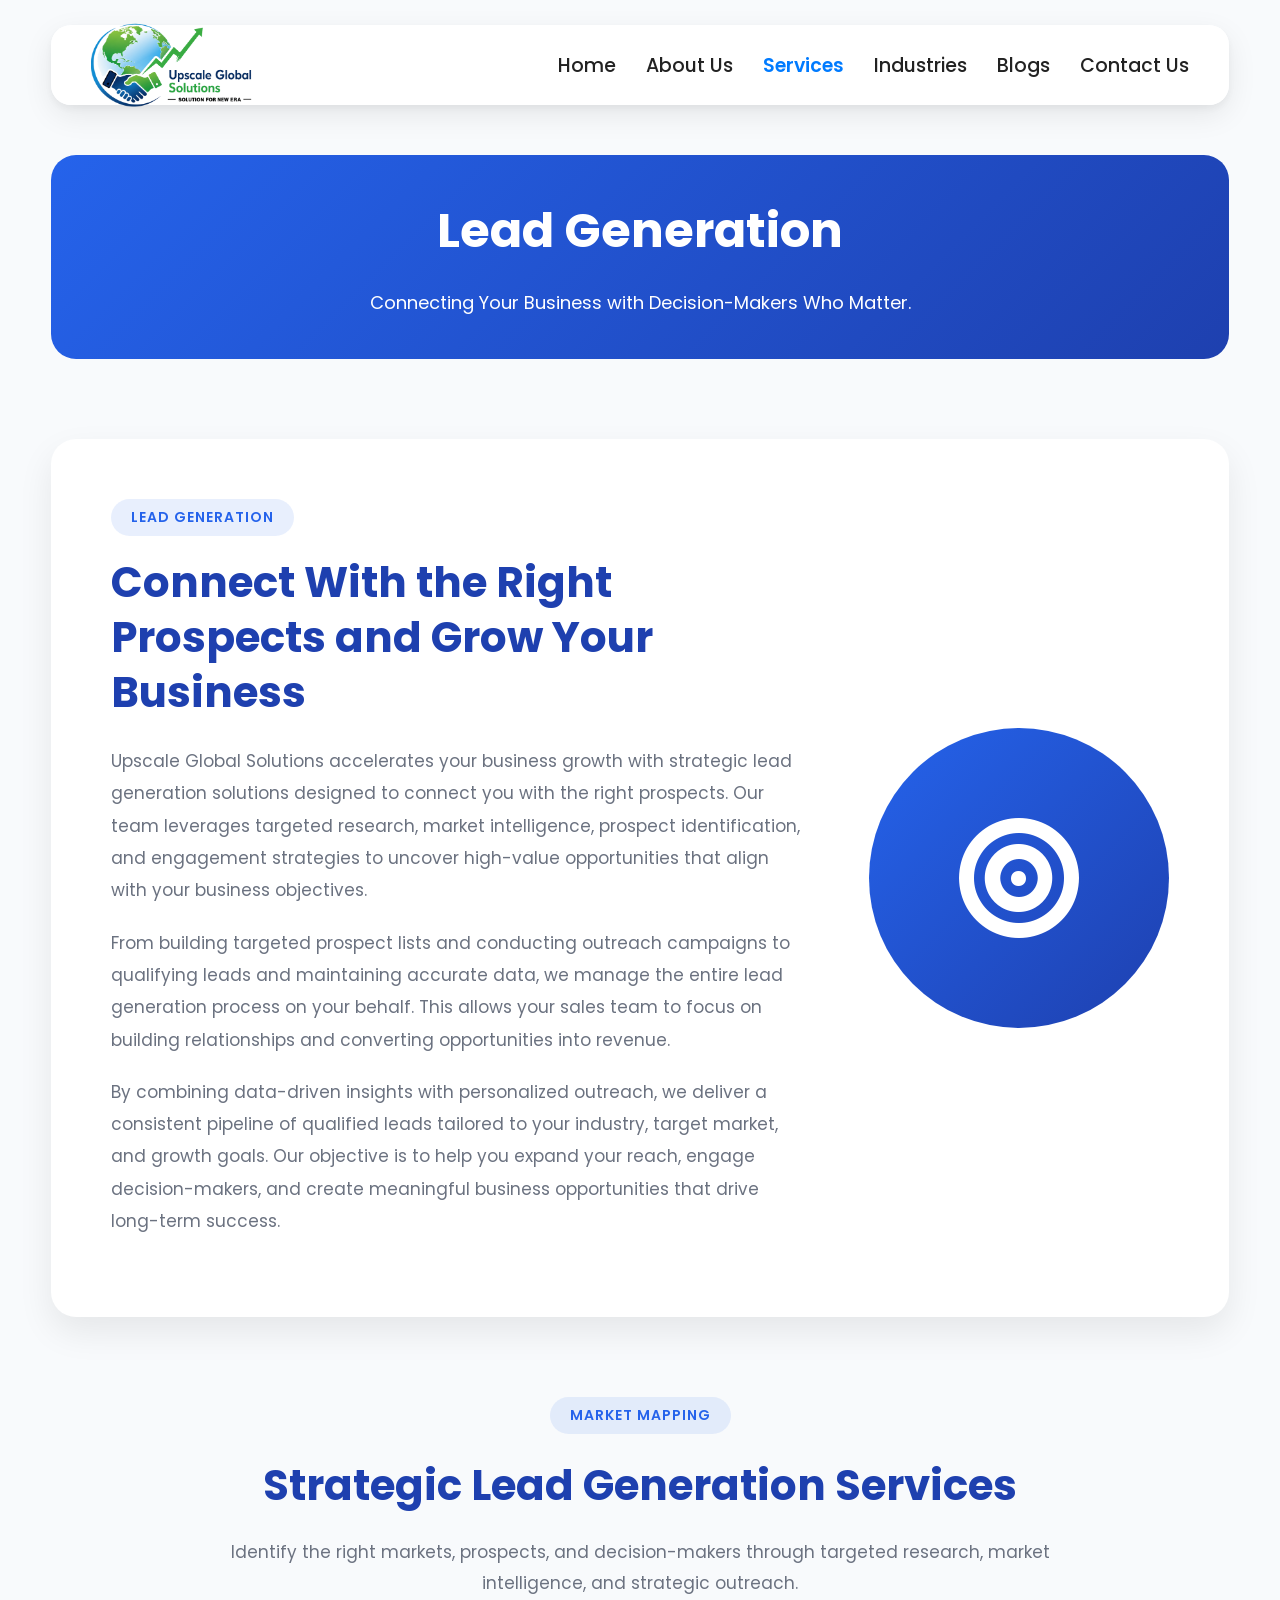
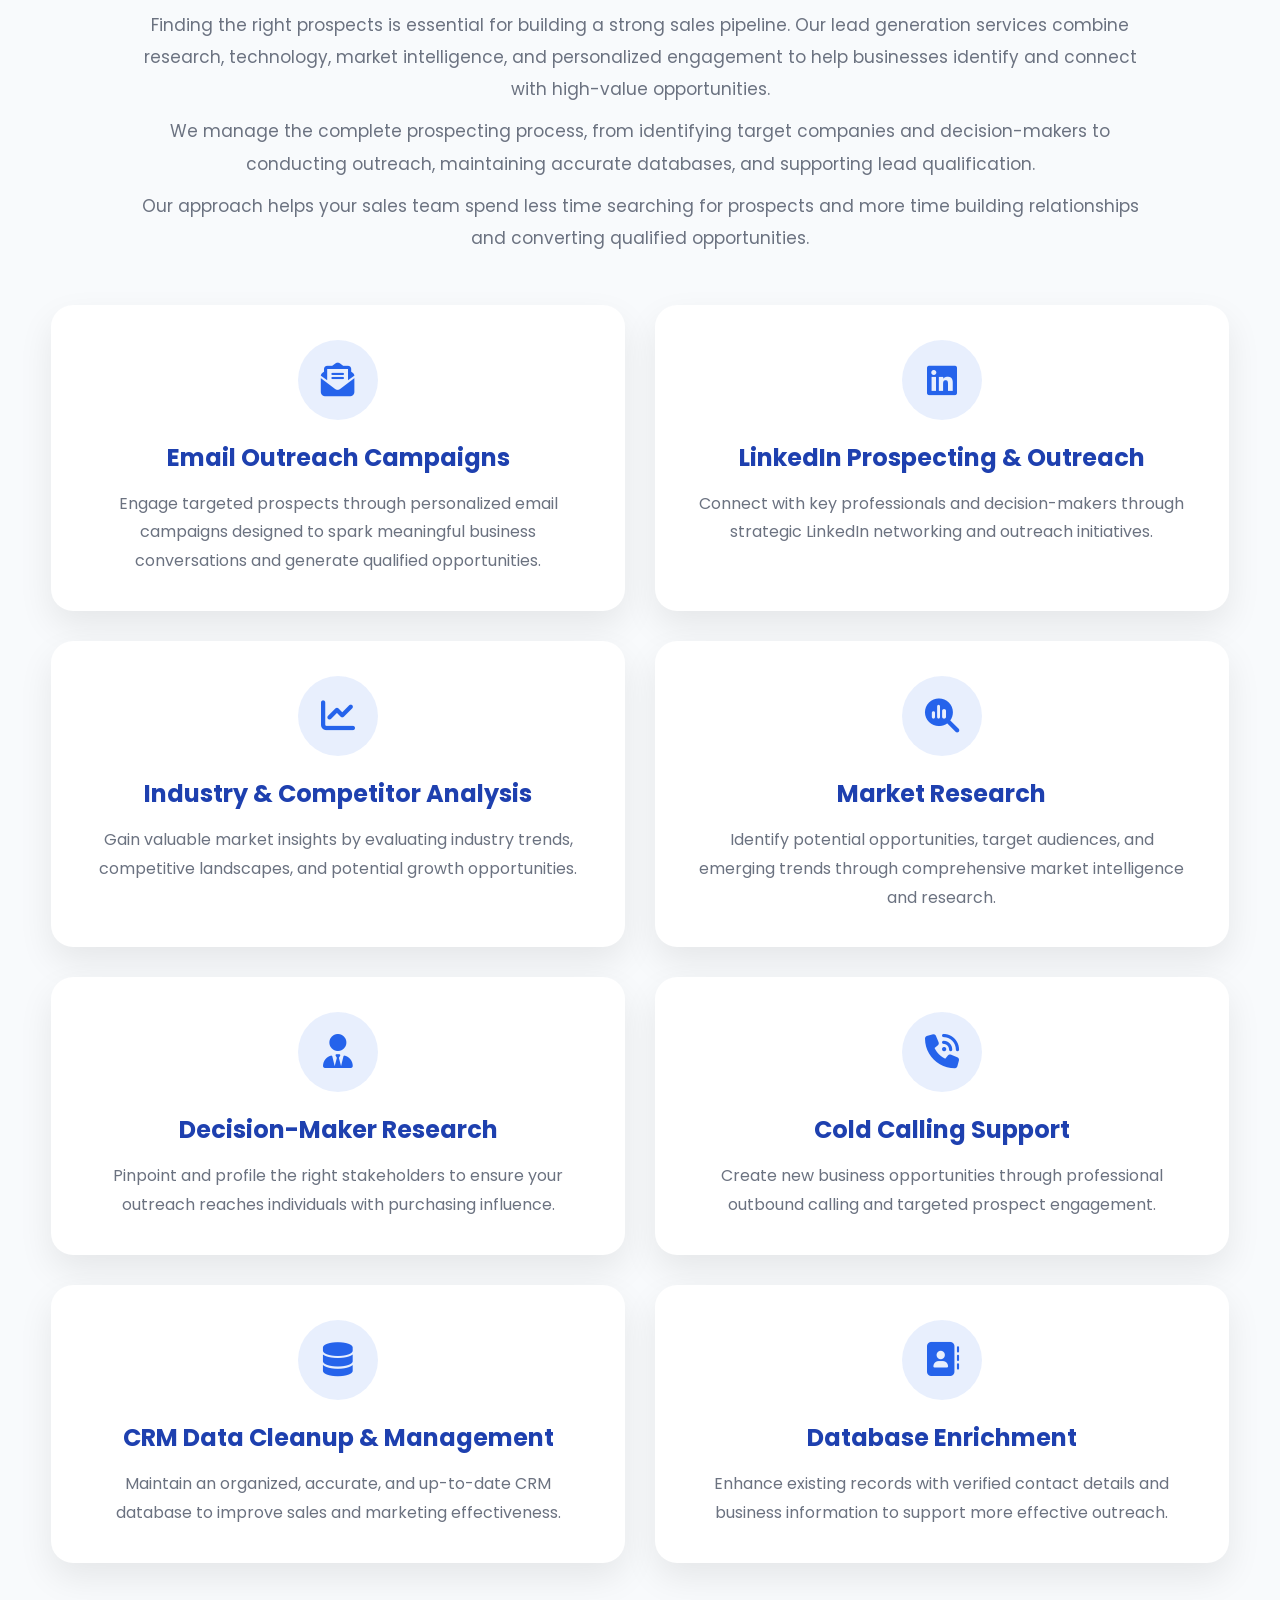
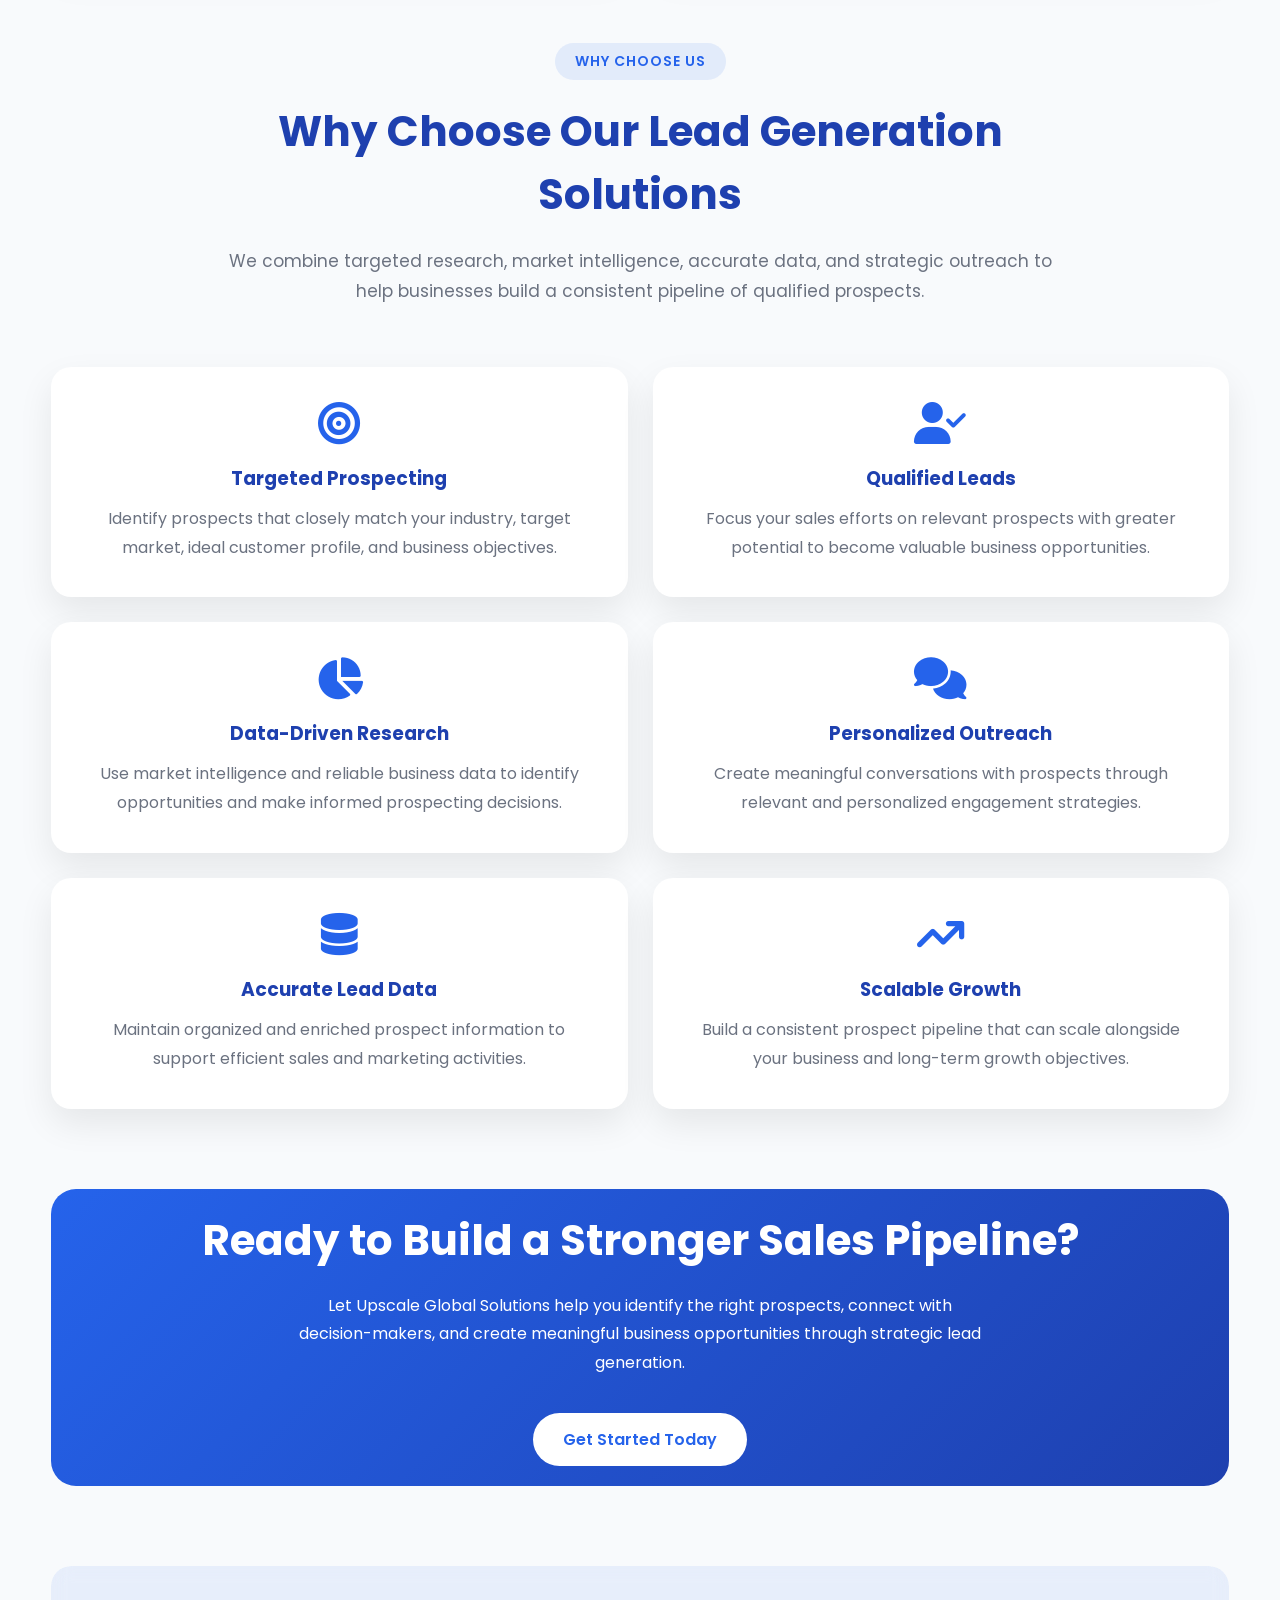
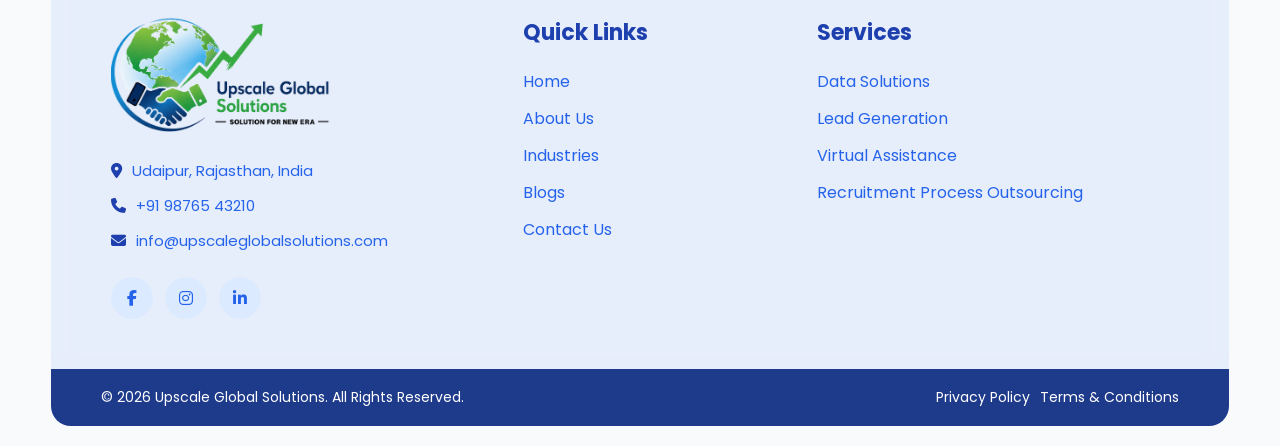
<file: data/pages/lead-generation.html>
<!doctype html>

<html lang="en">
  <head>
    <meta charset="UTF-8" />
    <meta name="viewport" content="width=device-width, initial-scale=1.0" />

    <title>Lead Generation | Upscale Global Solutions</title>

    <link rel="stylesheet" href="../css/style.css" />

    <link rel="preconnect" href="https://fonts.googleapis.com" />
    <link rel="preconnect" href="https://fonts.gstatic.com" crossorigin />

    <link
      href="https://fonts.googleapis.com/css2?family=Poppins:wght@100;200;300;400;500;600;700;800;900&display=swap"
      rel="stylesheet"
    />

    <link
      rel="stylesheet"
      href="https://cdnjs.cloudflare.com/ajax/libs/font-awesome/6.7.2/css/all.min.css"
    />
  </head>

  <body>
    <!-- ================= NAVBAR ================= -->

    <nav>
      <div class="nav-left">
        <a href="../../index.html">
          <img src="../png/logo.png" alt="Upscale Global Solutions Logo" />
        </a>
      </div>

      <!-- Hamburger -->
      <div class="menu-toggle">
        <span></span>
        <span></span>
        <span></span>
      </div>

      <div class="nav-right">
        <ul class="nav-menu">
          <li>
            <a href="../../index.html">Home</a>
          </li>

          <li>
            <a href="../pages/about-us.html">About Us</a>
          </li>

          <li class="dropdown">
            <a href="#" class="active">Services</a>

            <ul class="dropdown-menu">
              <li>
                <a href="./data-solutions.html"> Data Solutions </a>
              </li>

              <li>
                <a href="./lead-generation.html" class="active">
                  Lead Generation
                </a>
              </li>

              <li>
                <a href="./virtual-assistance.html"> Virtual Assistance </a>
              </li>

              <li>
                <a href="./recruitment-process-outsourcing.html">
                  Recruitment Process Outsourcing
                </a>
              </li>
            </ul>
          </li>

          <li>
            <a href="./industries.html"> Industries </a>
          </li>

          <li>
            <a href="./blogs.html"> Blogs </a>
          </li>

          <li>
            <a href="./contact-us.html"> Contact Us </a>
          </li>
        </ul>
      </div>
    </nav>

    <!-- ================= HERO ================= -->

    <section class="page-banner">
      <div class="banner-content">
        <h1>Lead Generation</h1>

        <p>Connecting Your Business with Decision-Makers Who Matter.</p>
      </div>
    </section>

    <!-- ================= ABOUT LEAD GENERATION ================= -->

    <section class="service-about">
      <div class="service-about-content">
        <div class="service-text">
          <span class="service-tag"> LEAD GENERATION </span>

          <h2>Connect With the Right Prospects and Grow Your Business</h2>

          <p>
            Upscale Global Solutions accelerates your business growth with
            strategic lead generation solutions designed to connect you with the
            right prospects. Our team leverages targeted research, market
            intelligence, prospect identification, and engagement strategies to
            uncover high-value opportunities that align with your business
            objectives.
          </p>

          <p>
            From building targeted prospect lists and conducting outreach
            campaigns to qualifying leads and maintaining accurate data, we
            manage the entire lead generation process on your behalf. This
            allows your sales team to focus on building relationships and
            converting opportunities into revenue.
          </p>

          <p>
            By combining data-driven insights with personalized outreach, we
            deliver a consistent pipeline of qualified leads tailored to your
            industry, target market, and growth goals. Our objective is to help
            you expand your reach, engage decision-makers, and create meaningful
            business opportunities that drive long-term success.
          </p>
        </div>

        <div class="service-image">
          <i class="fas fa-bullseye"></i>
        </div>
      </div>
    </section>

    <!-- ================= MARKET MAPPING ================= -->

    <section class="service-features">
      <div class="section-title">
        <span> MARKET MAPPING </span>

        <h2>Strategic Lead Generation Services</h2>

        <p>
          Identify the right markets, prospects, and decision-makers through
          targeted research, market intelligence, and strategic outreach.
        </p>
      </div>

      <div class="service-content">
        <p>
          Finding the right prospects is essential for building a strong sales
          pipeline. Our lead generation services combine research, technology,
          market intelligence, and personalized engagement to help businesses
          identify and connect with high-value opportunities.
        </p>

        <p>
          We manage the complete prospecting process, from identifying target
          companies and decision-makers to conducting outreach, maintaining
          accurate databases, and supporting lead qualification.
        </p>

        <p>
          Our approach helps your sales team spend less time searching for
          prospects and more time building relationships and converting
          qualified opportunities.
        </p>
      </div>

      <div class="feature-grid">
        <!-- 01 -->

        <div class="feature-card">
          <i class="fas fa-envelope-open-text"></i>

          <h3>Email Outreach Campaigns</h3>

          <p>
            Engage targeted prospects through personalized email campaigns
            designed to spark meaningful business conversations and generate
            qualified opportunities.
          </p>
        </div>

        <!-- 02 -->

        <div class="feature-card">
          <i class="fab fa-linkedin"></i>

          <h3>LinkedIn Prospecting &amp; Outreach</h3>

          <p>
            Connect with key professionals and decision-makers through strategic
            LinkedIn networking and outreach initiatives.
          </p>
        </div>

        <!-- 03 -->

        <div class="feature-card">
          <i class="fas fa-chart-line"></i>

          <h3>Industry &amp; Competitor Analysis</h3>

          <p>
            Gain valuable market insights by evaluating industry trends,
            competitive landscapes, and potential growth opportunities.
          </p>
        </div>

        <!-- 04 -->

        <div class="feature-card">
          <i class="fas fa-magnifying-glass-chart"></i>

          <h3>Market Research</h3>

          <p>
            Identify potential opportunities, target audiences, and emerging
            trends through comprehensive market intelligence and research.
          </p>
        </div>

        <!-- 05 -->

        <div class="feature-card">
          <i class="fas fa-user-tie"></i>

          <h3>Decision-Maker Research</h3>

          <p>
            Pinpoint and profile the right stakeholders to ensure your outreach
            reaches individuals with purchasing influence.
          </p>
        </div>

        <!-- 06 -->

        <div class="feature-card">
          <i class="fas fa-phone-volume"></i>

          <h3>Cold Calling Support</h3>

          <p>
            Create new business opportunities through professional outbound
            calling and targeted prospect engagement.
          </p>
        </div>

        <!-- 07 -->

        <div class="feature-card">
          <i class="fas fa-database"></i>

          <h3>CRM Data Cleanup &amp; Management</h3>

          <p>
            Maintain an organized, accurate, and up-to-date CRM database to
            improve sales and marketing effectiveness.
          </p>
        </div>

        <!-- 08 -->

        <div class="feature-card">
          <i class="fas fa-address-book"></i>

          <h3>Database Enrichment</h3>

          <p>
            Enhance existing records with verified contact details and business
            information to support more effective outreach.
          </p>
        </div>
      </div>
    </section>

    <!-- ================= WHY CHOOSE US ================= -->

    <section class="why-data">
      <div class="section-title">
        <span> WHY CHOOSE US </span>

        <h2>Why Choose Our Lead Generation Solutions</h2>

        <p>
          We combine targeted research, market intelligence, accurate data, and
          strategic outreach to help businesses build a consistent pipeline of
          qualified prospects.
        </p>
      </div>

      <div class="why-grid">
        <!-- 01 -->

        <div>
          <i class="fas fa-bullseye"></i>

          <h3>Targeted Prospecting</h3>

          <p>
            Identify prospects that closely match your industry, target market,
            ideal customer profile, and business objectives.
          </p>
        </div>

        <!-- 02 -->

        <div>
          <i class="fas fa-user-check"></i>

          <h3>Qualified Leads</h3>

          <p>
            Focus your sales efforts on relevant prospects with greater
            potential to become valuable business opportunities.
          </p>
        </div>

        <!-- 03 -->

        <div>
          <i class="fas fa-chart-pie"></i>

          <h3>Data-Driven Research</h3>

          <p>
            Use market intelligence and reliable business data to identify
            opportunities and make informed prospecting decisions.
          </p>
        </div>

        <!-- 04 -->

        <div>
          <i class="fas fa-comments"></i>

          <h3>Personalized Outreach</h3>

          <p>
            Create meaningful conversations with prospects through relevant and
            personalized engagement strategies.
          </p>
        </div>

        <!-- 05 -->

        <div>
          <i class="fas fa-database"></i>

          <h3>Accurate Lead Data</h3>

          <p>
            Maintain organized and enriched prospect information to support
            efficient sales and marketing activities.
          </p>
        </div>

        <!-- 06 -->

        <div>
          <i class="fas fa-arrow-trend-up"></i>

          <h3>Scalable Growth</h3>

          <p>
            Build a consistent prospect pipeline that can scale alongside your
            business and long-term growth objectives.
          </p>
        </div>
      </div>
    </section>

    <!-- ================= CTA ================= -->

    <section class="cta">
      <h2>Ready to Build a Stronger Sales Pipeline?</h2>

      <p>
        Let Upscale Global Solutions help you identify the right prospects,
        connect with decision-makers, and create meaningful business
        opportunities through strategic lead generation.
      </p>

      <a href="./contact-us.html" class="btn-primary"> Get Started Today </a>
    </section>

    <!-- ================= FOOTER ================= -->

    <footer>
      <!-- Top Section -->

      <div class="footer-top">
        <!-- Company Info -->

        <div class="footer-column company-info">
          <a href="../../index.html">
            <img
              src="../png/logo.png"
              alt="Upscale Global Solutions Logo"
              class="footer-logo"
            />
          </a>

          <div class="contact-info">
            <p>
              <i class="fas fa-map-marker-alt"></i>
              Udaipur, Rajasthan, India
            </p>

            <p>
              <i class="fas fa-phone"></i>
              +91 98765 43210
            </p>

            <p>
              <i class="fas fa-envelope"></i>
              info@upscaleglobalsolutions.com
            </p>
          </div>

          <div class="social-icons">
            <a href="#">
              <i class="fab fa-facebook-f"></i>
            </a>

            <a href="#">
              <i class="fab fa-instagram"></i>
            </a>

            <a href="#">
              <i class="fab fa-linkedin-in"></i>
            </a>
          </div>
        </div>

        <!-- Quick Links -->

        <div class="footer-column">
          <h3>Quick Links</h3>

          <ul>
            <li>
              <a href="../../index.html"> Home </a>
            </li>

            <li>
              <a href="../pages/about-us.html"> About Us </a>
            </li>

            <li>
              <a href="./industries.html"> Industries </a>
            </li>

            <li>
              <a href="./blogs.html"> Blogs </a>
            </li>

            <li>
              <a href="./contact-us.html"> Contact Us </a>
            </li>
          </ul>
        </div>

        <!-- Services -->

        <div class="footer-column">
          <h3>Services</h3>

          <ul>
            <li>
              <a href="./data-solutions.html"> Data Solutions </a>
            </li>

            <li>
              <a href="./lead-generation.html"> Lead Generation </a>
            </li>

            <li>
              <a href="./virtual-assistance.html"> Virtual Assistance </a>
            </li>

            <li>
              <a href="./recruitment-process-outsourcing.html">
                Recruitment Process Outsourcing
              </a>
            </li>
          </ul>
        </div>
      </div>

      <!-- Bottom -->

      <div class="footer-bottom">
        <p>© 2026 Upscale Global Solutions. All Rights Reserved.</p>

        <div class="bottom-links">
          <a href="./privacy-policy.html"> Privacy Policy </a>

          <a href="./terms-and-conditions.html"> Terms &amp; Conditions </a>
        </div>
      </div>
    </footer>

    <script src="../js/index.js"></script>
  </body>
</html>
</file>
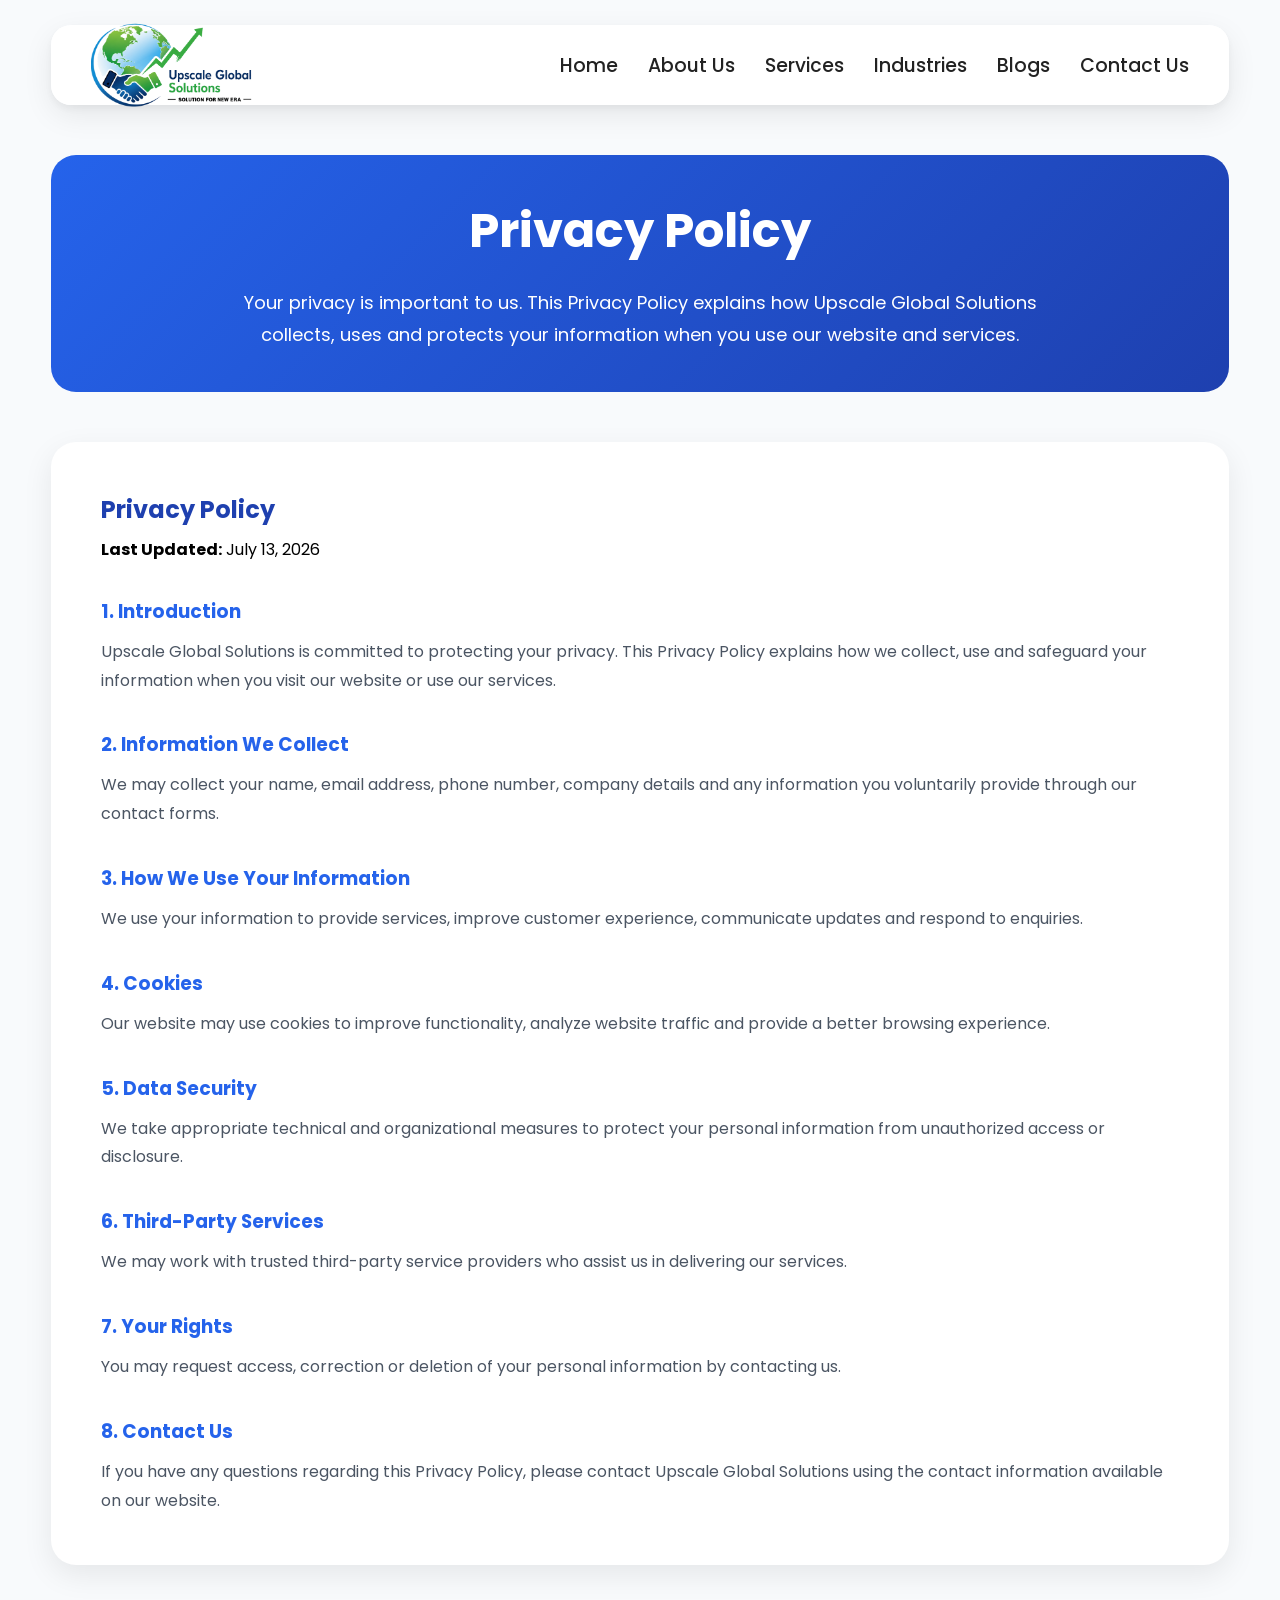
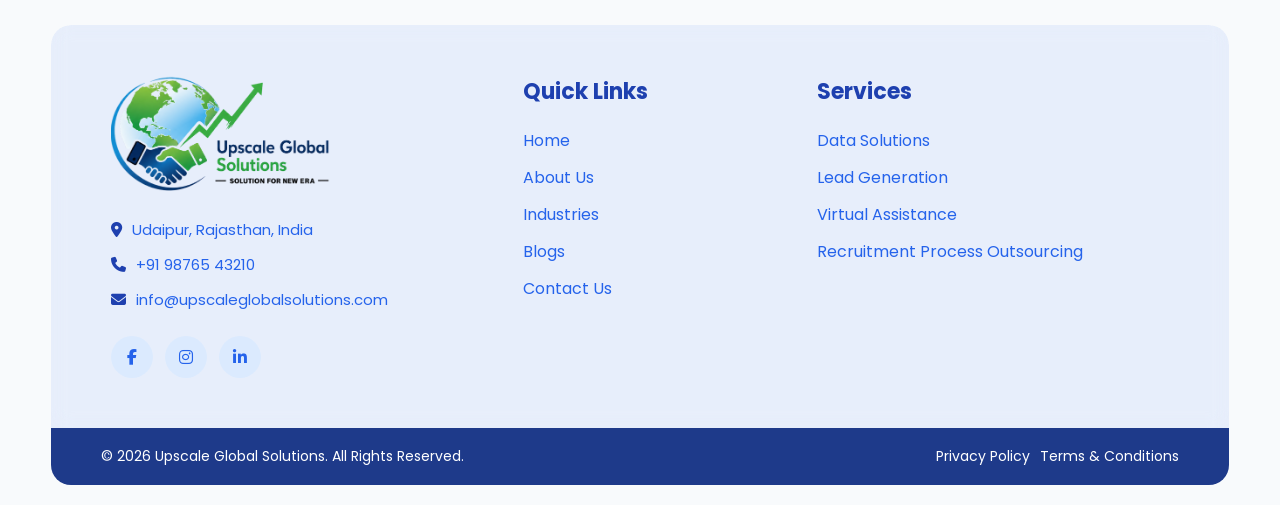
<file: data/pages/privacy-policy.html>
<!doctype html>
<html lang="en">
  <head>
    <meta charset="UTF-8" />
    <meta name="viewport" content="width=device-width, initial-scale=1.0" />

    <!-- CSS -->
    <link rel="stylesheet" href="../css/style.css" />

    <!-- Google Font -->
    <link rel="preconnect" href="https://fonts.googleapis.com" />
    <link rel="preconnect" href="https://fonts.gstatic.com" crossorigin />

    <link
      href="https://fonts.googleapis.com/css2?family=Poppins:wght@100;200;300;400;500;600;700;800;900&display=swap"
      rel="stylesheet"
    />

    <!-- Font Awesome -->
    <link
      rel="stylesheet"
      href="https://cdnjs.cloudflare.com/ajax/libs/font-awesome/6.7.2/css/all.min.css"
    />

    <title>Privacy Policy | Upscale Global Solutions</title>
  </head>

  <body>
    <!-- ================= NAVBAR ================= -->

    <nav>
      <div class="nav-left">
        <a href="../../index.html">
          <img src="../png/logo.png" alt="Upscale Global Solutions" />
        </a>
      </div>

      <div class="menu-toggle">
        <span></span>
        <span></span>
        <span></span>
      </div>

      <div class="nav-right">
        <ul class="nav-menu">
          <li><a href="../../index.html">Home</a></li>
          <li><a href="../pages/about-us.html">About Us</a></li>

          <li class="dropdown">
            <a href="#">Services</a>

            <ul class="dropdown-menu">
              <li><a href="data-solutions.html">Data Solutions</a></li>
              <li><a href="lead-generation.html">Lead Generation</a></li>
              <li><a href="virtual-assistance.html">Virtual Assistance</a></li>
              <li>
                <a href="recruitment-process-outsourcing.html"
                  >Recruitment Process Outsourcing</a
                >
              </li>
            </ul>
          </li>

          <li><a href="industries.html">Industries</a></li>
          <li><a href="blogs.html">Blogs</a></li>
          <li><a href="contact-us.html">Contact Us</a></li>
        </ul>
      </div>
    </nav>

    <!-- ================= PAGE BANNER ================= -->

    <section class="page-banner">
      <div class="banner-content">
        <h1>Privacy Policy</h1>

        <p>
          Your privacy is important to us. This Privacy Policy explains how
          Upscale Global Solutions collects, uses and protects your information
          when you use our website and services.
        </p>
      </div>
    </section>

    <!-- ================= POLICY ================= -->

    <section class="policy-section">
      <div class="policy-container">
        <h2>Privacy Policy</h2>

        <p><strong>Last Updated:</strong> July 13, 2026</p>

        <div class="policy-item">
          <h3>1. Introduction</h3>

          <p>
            Upscale Global Solutions is committed to protecting your privacy.
            This Privacy Policy explains how we collect, use and safeguard your
            information when you visit our website or use our services.
          </p>
        </div>

        <div class="policy-item">
          <h3>2. Information We Collect</h3>

          <p>
            We may collect your name, email address, phone number, company
            details and any information you voluntarily provide through our
            contact forms.
          </p>
        </div>

        <div class="policy-item">
          <h3>3. How We Use Your Information</h3>

          <p>
            We use your information to provide services, improve customer
            experience, communicate updates and respond to enquiries.
          </p>
        </div>

        <div class="policy-item">
          <h3>4. Cookies</h3>

          <p>
            Our website may use cookies to improve functionality, analyze
            website traffic and provide a better browsing experience.
          </p>
        </div>

        <div class="policy-item">
          <h3>5. Data Security</h3>

          <p>
            We take appropriate technical and organizational measures to protect
            your personal information from unauthorized access or disclosure.
          </p>
        </div>

        <div class="policy-item">
          <h3>6. Third-Party Services</h3>

          <p>
            We may work with trusted third-party service providers who assist us
            in delivering our services.
          </p>
        </div>

        <div class="policy-item">
          <h3>7. Your Rights</h3>

          <p>
            You may request access, correction or deletion of your personal
            information by contacting us.
          </p>
        </div>

        <div class="policy-item">
          <h3>8. Contact Us</h3>

          <p>
            If you have any questions regarding this Privacy Policy, please
            contact Upscale Global Solutions using the contact information
            available on our website.
          </p>
        </div>
      </div>
    </section>

    <!-- ================= FOOTER ================= -->

    <footer>
      <div class="footer-top">
        <div class="footer-column company-info">
          <img src="../png/logo.png" class="footer-logo" alt="Logo" />

          <div class="contact-info">
            <p>
              <i class="fas fa-map-marker-alt"></i> Udaipur, Rajasthan, India
            </p>
            <p><i class="fas fa-phone"></i> +91 98765 43210</p>
            <p>
              <i class="fas fa-envelope"></i> info@upscaleglobalsolutions.com
            </p>
          </div>

          <div class="social-icons">
            <a href="#"><i class="fab fa-facebook-f"></i></a>
            <a href="#"><i class="fab fa-instagram"></i></a>
            <a href="#"><i class="fab fa-linkedin-in"></i></a>
          </div>
        </div>

        <div class="footer-column">
          <h3>Quick Links</h3>

          <ul>
            <li><a href="../../index.html">Home</a></li>
            <li><a href="../pages/about-us.html">About Us</a></li>
            <li><a href="industries.html">Industries</a></li>
            <li><a href="blogs.html">Blogs</a></li>
            <li><a href="contact-us.html">Contact Us</a></li>
          </ul>
        </div>

        <div class="footer-column">
          <h3>Services</h3>

          <ul>
            <li><a href="data-solutions.html">Data Solutions</a></li>
            <li><a href="lead-generation.html">Lead Generation</a></li>
            <li><a href="virtual-assistance.html">Virtual Assistance</a></li>
            <li>
              <a href="recruitment-process-outsourcing.html"
                >Recruitment Process Outsourcing</a
              >
            </li>
          </ul>
        </div>
      </div>

      <div class="footer-bottom">
        <p>© 2026 Upscale Global Solutions. All Rights Reserved.</p>

        <div class="bottom-links">
          <a href="privacy-policy.html">Privacy Policy</a>
          <a href="terms-and-conditions.html">Terms & Conditions</a>
        </div>
      </div>
    </footer>

    <!-- JavaScript -->
    <script src="../js/index.js"></script>
  </body>
</html>
</file>
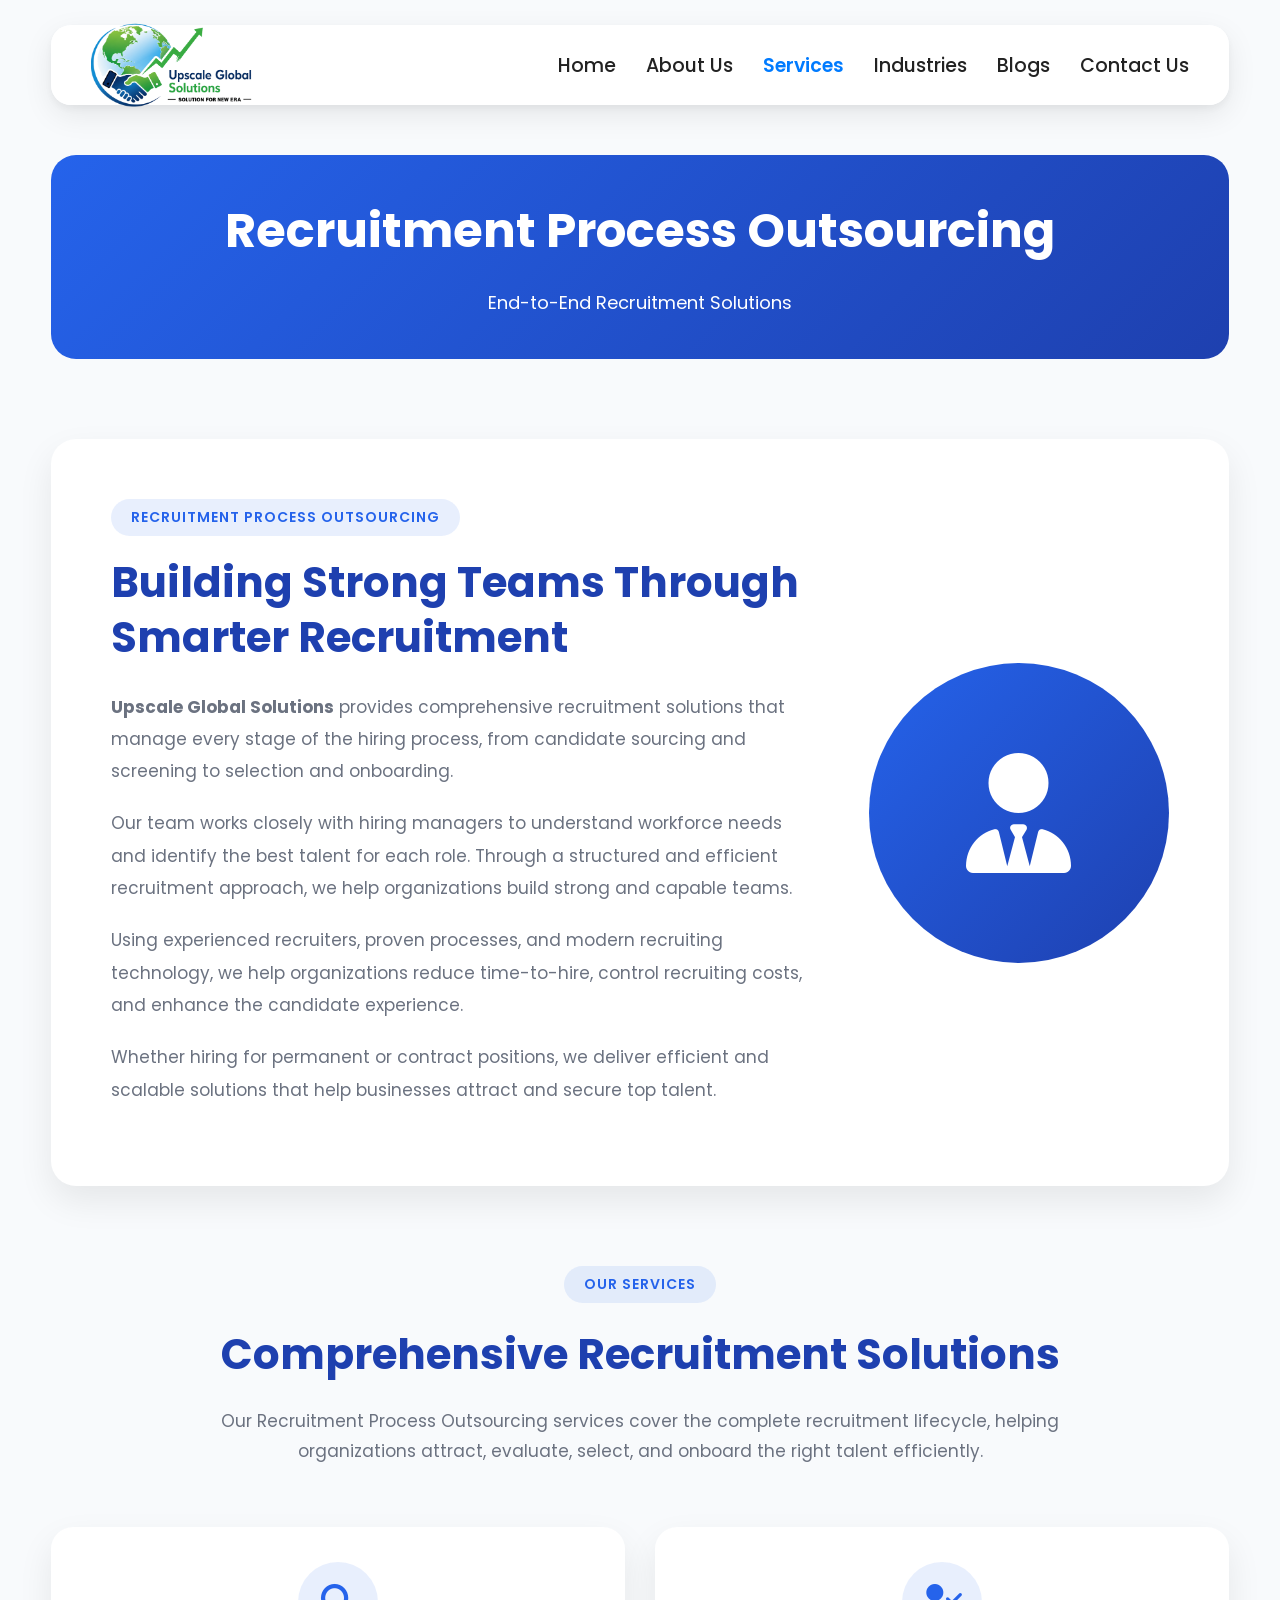
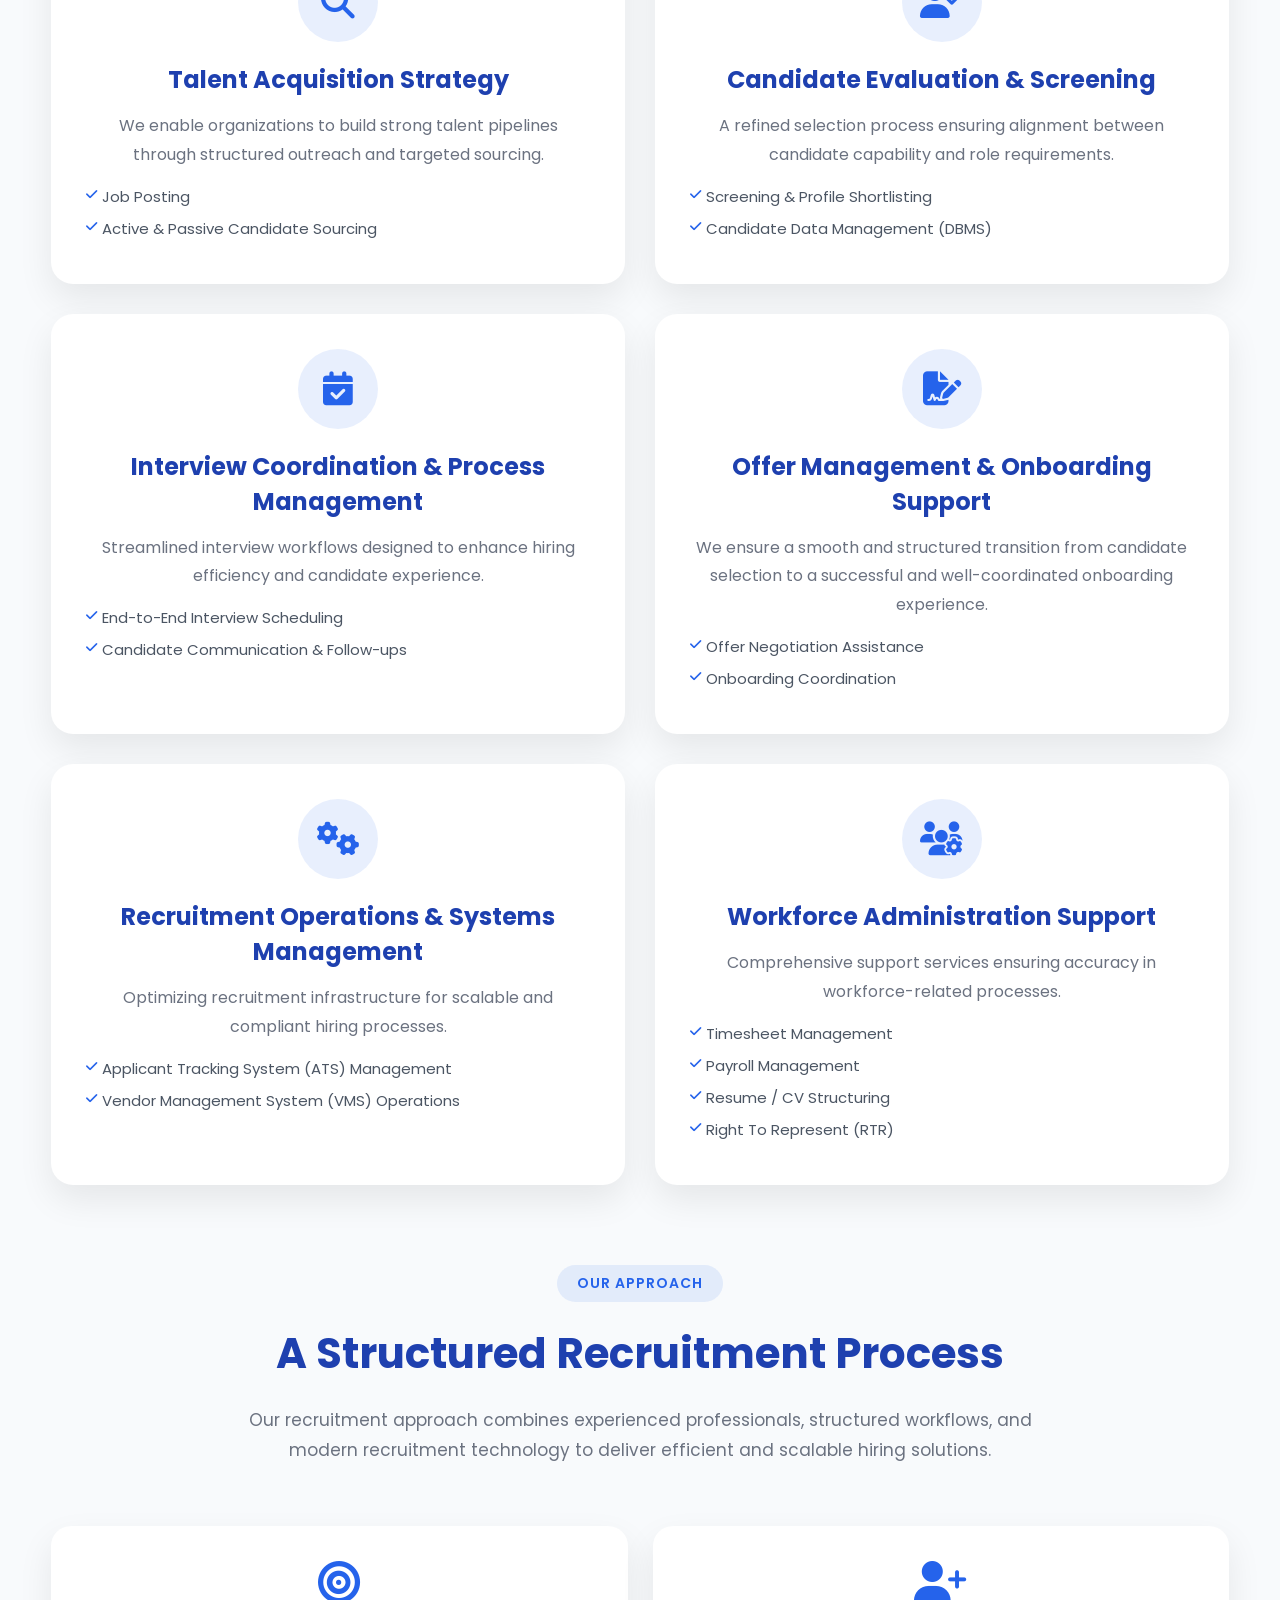
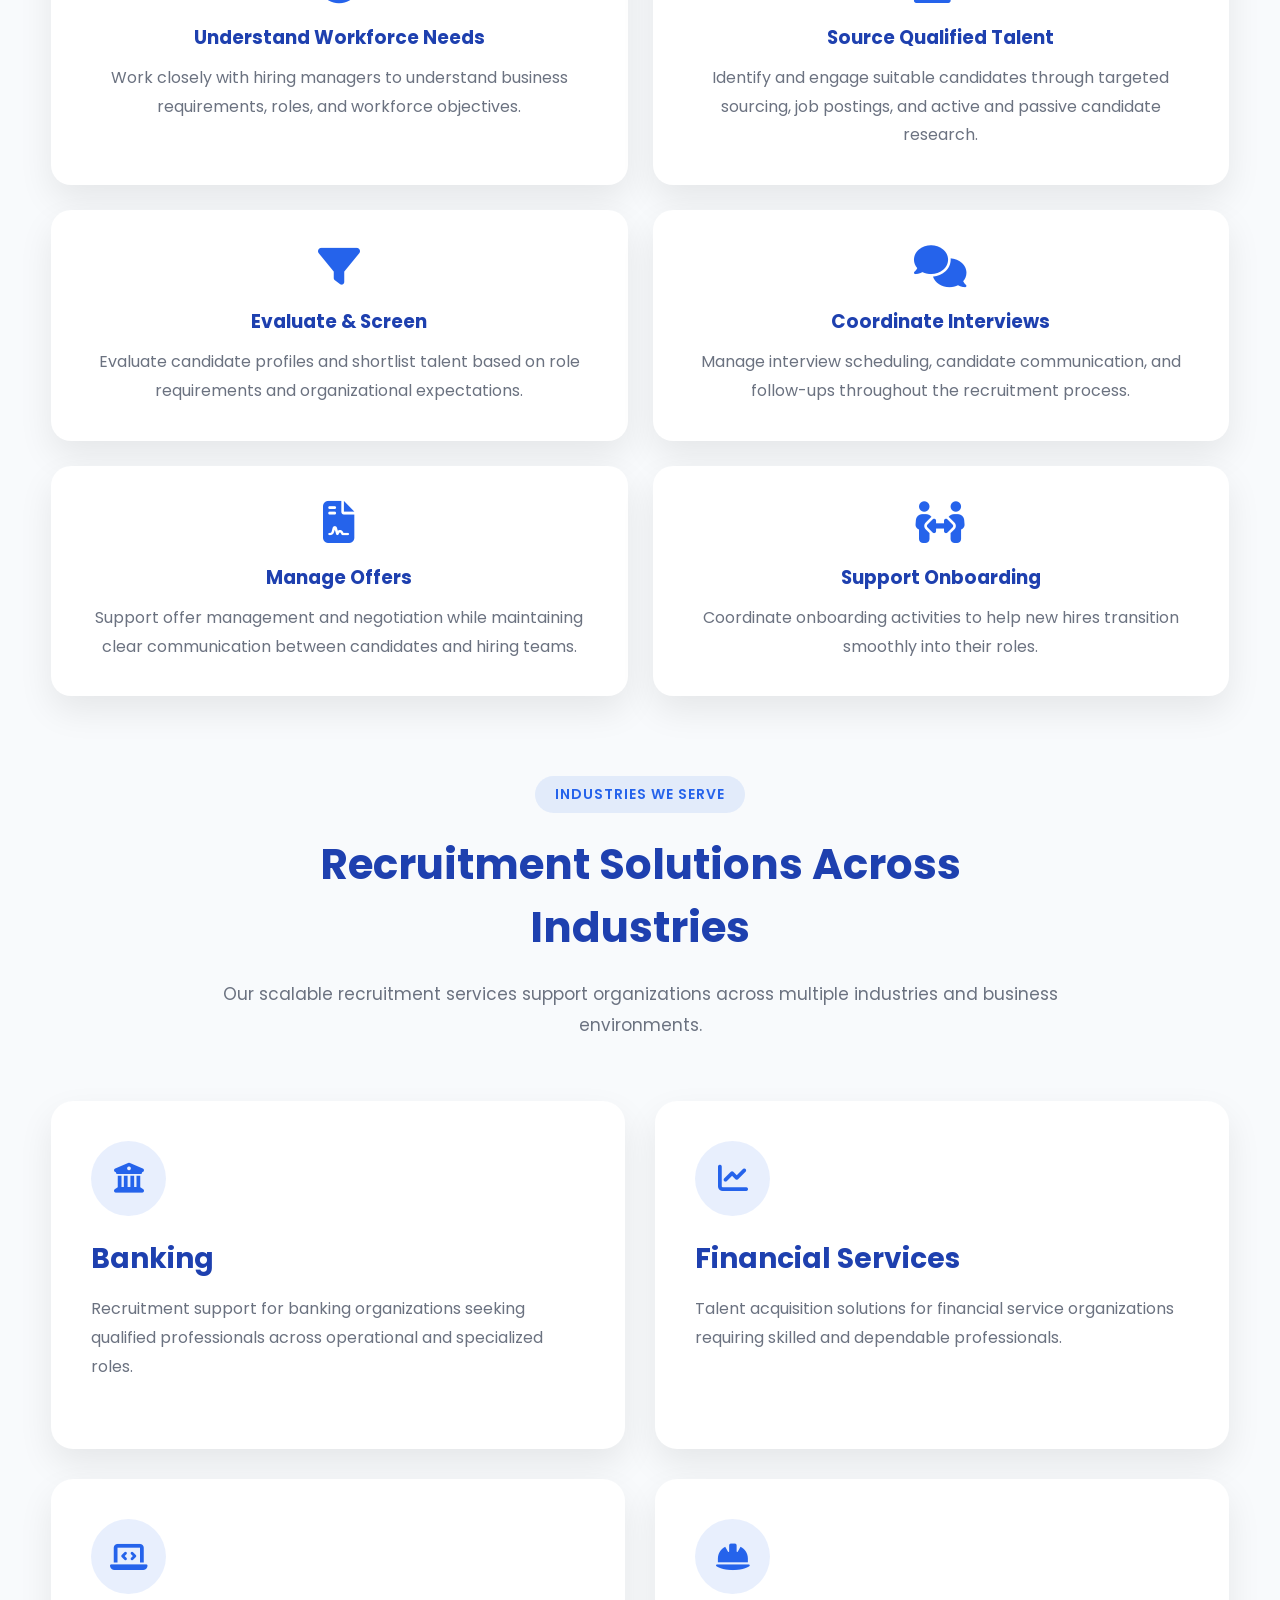
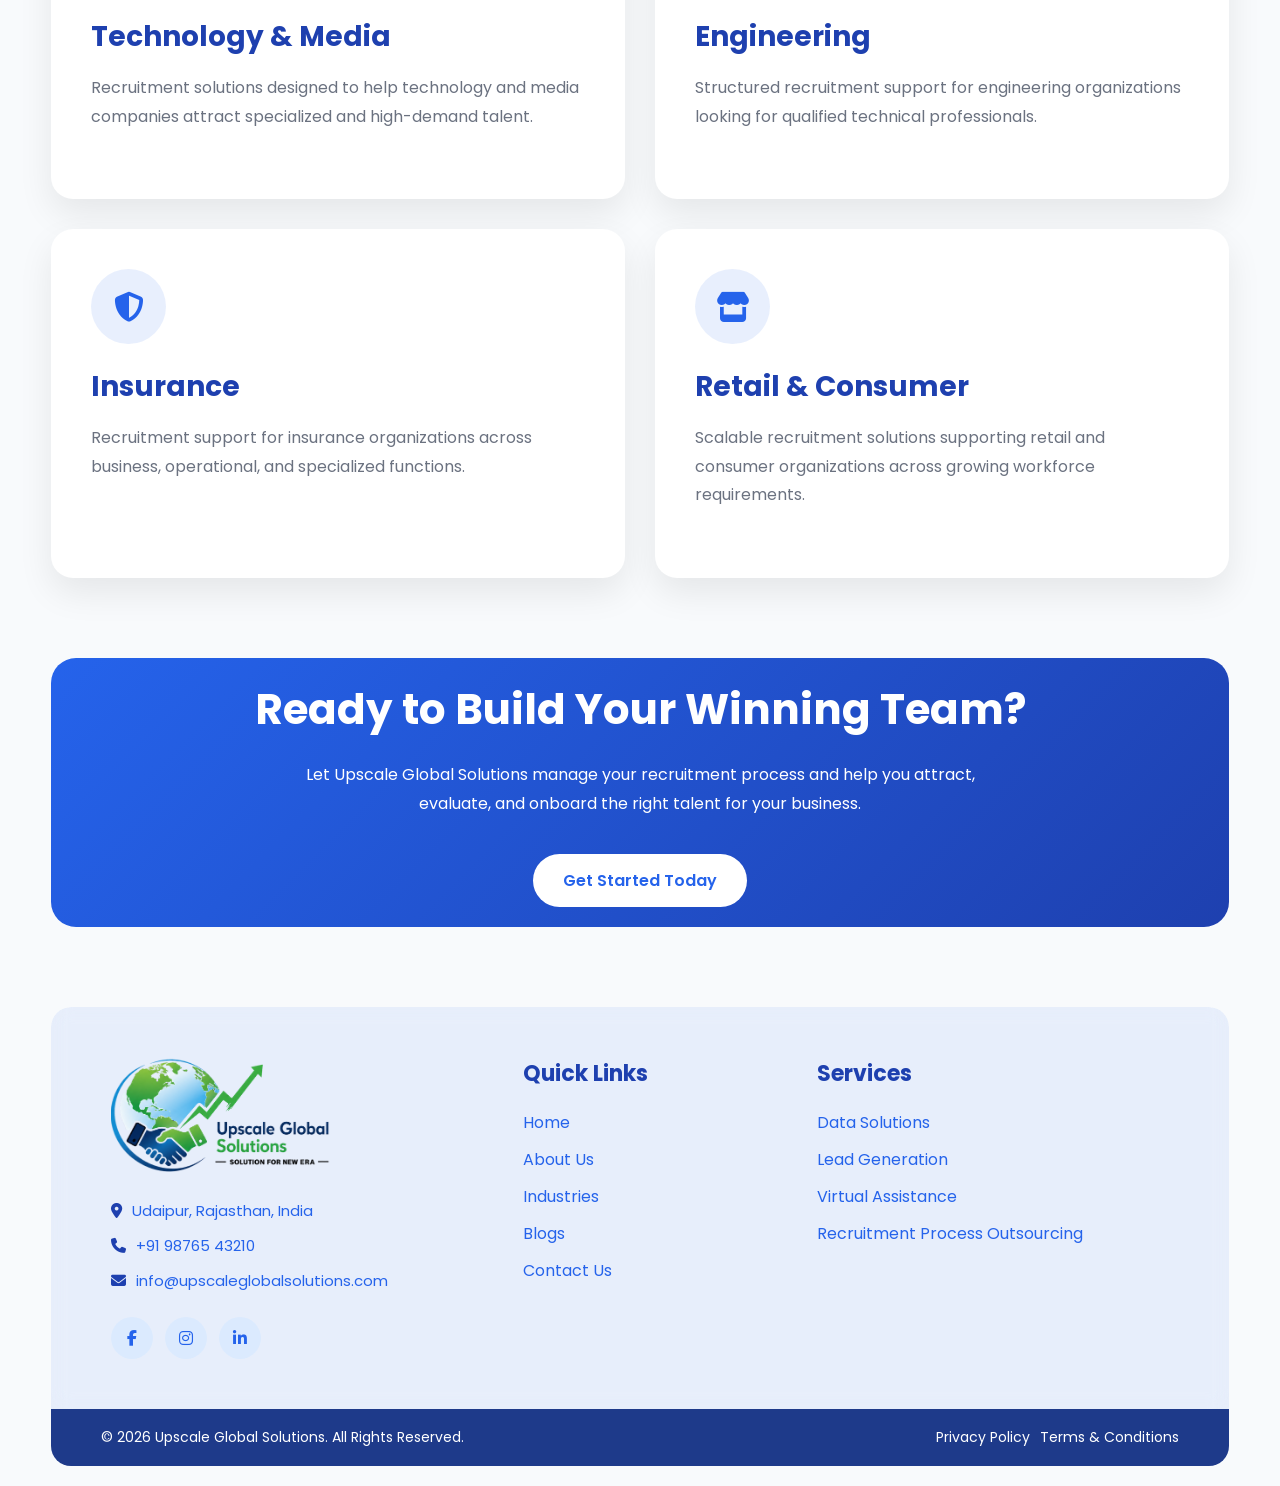
<file: data/pages/recruitment-process-outsourcing.html>
<!doctype html>

<html lang="en">
  <head>
    <meta charset="UTF-8" />
    <meta name="viewport" content="width=device-width, initial-scale=1.0" />

    <title>
      Recruitment Process Outsourcing (RPO) | Upscale Global Solutions
    </title>

    <link rel="stylesheet" href="../css/style.css" />

    <link rel="preconnect" href="https://fonts.googleapis.com" />
    <link rel="preconnect" href="https://fonts.gstatic.com" crossorigin />

    <link
      href="https://fonts.googleapis.com/css2?family=Poppins:wght@100;200;300;400;500;600;700;800;900&display=swap"
      rel="stylesheet"
    />

    <link
      rel="stylesheet"
      href="https://cdnjs.cloudflare.com/ajax/libs/font-awesome/6.7.2/css/all.min.css"
    />
  </head>

  <body>
    <!-- ================= NAVBAR ================= -->

    <nav>
      <div class="nav-left">
        <a href="../../index.html">
          <img src="../png/logo.png" alt="Upscale Global Solutions Logo" />
        </a>
      </div>

      <!-- Hamburger -->

      <div class="menu-toggle">
        <span></span>
        <span></span>
        <span></span>
      </div>

      <div class="nav-right">
        <ul class="nav-menu">
          <li>
            <a href="../../index.html"> Home </a>
          </li>

          <li>
            <a href="../pages/about-us.html"> About Us </a>
          </li>

          <!-- Services Dropdown -->

          <li class="dropdown">
            <a href="#" class="active"> Services </a>

            <ul class="dropdown-menu">
              <li>
                <a href="./data-solutions.html"> Data Solutions </a>
              </li>

              <li>
                <a href="./lead-generation.html"> Lead Generation </a>
              </li>

              <li>
                <a href="./virtual-assistance.html"> Virtual Assistance </a>
              </li>

              <li>
                <a href="./recruitment-process-outsourcing.html" class="active">
                  Recruitment Process Outsourcing
                </a>
              </li>
            </ul>
          </li>

          <li>
            <a href="./industries.html"> Industries </a>
          </li>

          <li>
            <a href="./blogs.html"> Blogs </a>
          </li>

          <li>
            <a href="./contact-us.html"> Contact Us </a>
          </li>
        </ul>
      </div>
    </nav>

    <!-- ================= HERO ================= -->

    <section class="page-banner">
      <div class="banner-content">
        <h1>Recruitment Process Outsourcing</h1>

        <p>End-to-End Recruitment Solutions</p>
      </div>
    </section>

    <!-- ================= ABOUT RPO ================= -->

    <section class="service-about">
      <div class="service-about-content">
        <div class="service-text">
          <span class="service-tag"> RECRUITMENT PROCESS OUTSOURCING </span>

          <h2>Building Strong Teams Through Smarter Recruitment</h2>

          <p>
            <strong>Upscale Global Solutions</strong> provides comprehensive
            recruitment solutions that manage every stage of the hiring process,
            from candidate sourcing and screening to selection and onboarding.
          </p>

          <p>
            Our team works closely with hiring managers to understand workforce
            needs and identify the best talent for each role. Through a
            structured and efficient recruitment approach, we help organizations
            build strong and capable teams.
          </p>

          <p>
            Using experienced recruiters, proven processes, and modern
            recruiting technology, we help organizations reduce time-to-hire,
            control recruiting costs, and enhance the candidate experience.
          </p>

          <p>
            Whether hiring for permanent or contract positions, we deliver
            efficient and scalable solutions that help businesses attract and
            secure top talent.
          </p>
        </div>

        <div class="service-image">
          <i class="fas fa-user-tie"></i>
        </div>
      </div>
    </section>

    <!-- ================= OUR SERVICES ================= -->

    <section class="service-features">
      <div class="section-title">
        <span> OUR SERVICES </span>

        <h2>Comprehensive Recruitment Solutions</h2>

        <p>
          Our Recruitment Process Outsourcing services cover the complete
          recruitment lifecycle, helping organizations attract, evaluate,
          select, and onboard the right talent efficiently.
        </p>
      </div>

      <div class="feature-grid">
        <!-- ================= TALENT ACQUISITION ================= -->

        <div class="feature-card">
          <i class="fas fa-magnifying-glass"></i>

          <h3>Talent Acquisition Strategy</h3>

          <p>
            We enable organizations to build strong talent pipelines through
            structured outreach and targeted sourcing.
          </p>

          <ul>
            <li>
              <i class="fas fa-check"></i>
              Job Posting
            </li>

            <li>
              <i class="fas fa-check"></i>
              Active & Passive Candidate Sourcing
            </li>
          </ul>
        </div>

        <!-- ================= CANDIDATE EVALUATION ================= -->

        <div class="feature-card">
          <i class="fas fa-user-check"></i>

          <h3>Candidate Evaluation & Screening</h3>

          <p>
            A refined selection process ensuring alignment between candidate
            capability and role requirements.
          </p>

          <ul>
            <li>
              <i class="fas fa-check"></i>
              Screening & Profile Shortlisting
            </li>

            <li>
              <i class="fas fa-check"></i>
              Candidate Data Management (DBMS)
            </li>
          </ul>
        </div>

        <!-- ================= INTERVIEW COORDINATION ================= -->

        <div class="feature-card">
          <i class="fas fa-calendar-check"></i>

          <h3>Interview Coordination & Process Management</h3>

          <p>
            Streamlined interview workflows designed to enhance hiring
            efficiency and candidate experience.
          </p>

          <ul>
            <li>
              <i class="fas fa-check"></i>
              End-to-End Interview Scheduling
            </li>

            <li>
              <i class="fas fa-check"></i>
              Candidate Communication & Follow-ups
            </li>
          </ul>
        </div>

        <!-- ================= OFFER MANAGEMENT ================= -->

        <div class="feature-card">
          <i class="fas fa-file-signature"></i>

          <h3>Offer Management & Onboarding Support</h3>

          <p>
            We ensure a smooth and structured transition from candidate
            selection to a successful and well-coordinated onboarding
            experience.
          </p>

          <ul>
            <li>
              <i class="fas fa-check"></i>
              Offer Negotiation Assistance
            </li>

            <li>
              <i class="fas fa-check"></i>
              Onboarding Coordination
            </li>
          </ul>
        </div>

        <!-- ================= RECRUITMENT OPERATIONS ================= -->

        <div class="feature-card">
          <i class="fas fa-gears"></i>

          <h3>Recruitment Operations & Systems Management</h3>

          <p>
            Optimizing recruitment infrastructure for scalable and compliant
            hiring processes.
          </p>

          <ul>
            <li>
              <i class="fas fa-check"></i>
              Applicant Tracking System (ATS) Management
            </li>

            <li>
              <i class="fas fa-check"></i>
              Vendor Management System (VMS) Operations
            </li>
          </ul>
        </div>

        <!-- ================= WORKFORCE ADMINISTRATION ================= -->

        <div class="feature-card">
          <i class="fas fa-users-gear"></i>

          <h3>Workforce Administration Support</h3>

          <p>
            Comprehensive support services ensuring accuracy in
            workforce-related processes.
          </p>

          <ul>
            <li>
              <i class="fas fa-check"></i>
              Timesheet Management
            </li>

            <li>
              <i class="fas fa-check"></i>
              Payroll Management
            </li>

            <li>
              <i class="fas fa-check"></i>
              Resume / CV Structuring
            </li>

            <li>
              <i class="fas fa-check"></i>
              Right To Represent (RTR)
            </li>
          </ul>
        </div>
      </div>
    </section>

    <!-- ================= RECRUITMENT PROCESS ================= -->

    <section class="why-data">
      <div class="section-title">
        <span> OUR APPROACH </span>

        <h2>A Structured Recruitment Process</h2>

        <p>
          Our recruitment approach combines experienced professionals,
          structured workflows, and modern recruitment technology to deliver
          efficient and scalable hiring solutions.
        </p>
      </div>

      <div class="why-grid">
        <div>
          <i class="fas fa-bullseye"></i>

          <h3>Understand Workforce Needs</h3>

          <p>
            Work closely with hiring managers to understand business
            requirements, roles, and workforce objectives.
          </p>
        </div>

        <div>
          <i class="fas fa-user-plus"></i>

          <h3>Source Qualified Talent</h3>

          <p>
            Identify and engage suitable candidates through targeted sourcing,
            job postings, and active and passive candidate research.
          </p>
        </div>

        <div>
          <i class="fas fa-filter"></i>

          <h3>Evaluate & Screen</h3>

          <p>
            Evaluate candidate profiles and shortlist talent based on role
            requirements and organizational expectations.
          </p>
        </div>

        <div>
          <i class="fas fa-comments"></i>

          <h3>Coordinate Interviews</h3>

          <p>
            Manage interview scheduling, candidate communication, and follow-ups
            throughout the recruitment process.
          </p>
        </div>

        <div>
          <i class="fas fa-file-contract"></i>

          <h3>Manage Offers</h3>

          <p>
            Support offer management and negotiation while maintaining clear
            communication between candidates and hiring teams.
          </p>
        </div>

        <div>
          <i class="fas fa-people-arrows"></i>

          <h3>Support Onboarding</h3>

          <p>
            Coordinate onboarding activities to help new hires transition
            smoothly into their roles.
          </p>
        </div>
      </div>
    </section>

    <!-- ================= INDUSTRIES WE SERVE ================= -->

    <section class="industries-page">
      <div class="section-title">
        <span> INDUSTRIES WE SERVE </span>

        <h2>Recruitment Solutions Across Industries</h2>

        <p>
          Our scalable recruitment services support organizations across
          multiple industries and business environments.
        </p>
      </div>

      <div class="industry-cards">
        <!-- Banking -->

        <div class="industry-card">
          <div class="industry-icon">
            <i class="fas fa-building-columns"></i>
          </div>

          <h3>Banking</h3>

          <p>
            Recruitment support for banking organizations seeking qualified
            professionals across operational and specialized roles.
          </p>
        </div>

        <!-- Financial Services -->

        <div class="industry-card">
          <div class="industry-icon">
            <i class="fas fa-chart-line"></i>
          </div>

          <h3>Financial Services</h3>

          <p>
            Talent acquisition solutions for financial service organizations
            requiring skilled and dependable professionals.
          </p>
        </div>

        <!-- Technology & Media -->

        <div class="industry-card">
          <div class="industry-icon">
            <i class="fas fa-laptop-code"></i>
          </div>

          <h3>Technology & Media</h3>

          <p>
            Recruitment solutions designed to help technology and media
            companies attract specialized and high-demand talent.
          </p>
        </div>

        <!-- Engineering -->

        <div class="industry-card">
          <div class="industry-icon">
            <i class="fas fa-helmet-safety"></i>
          </div>

          <h3>Engineering</h3>

          <p>
            Structured recruitment support for engineering organizations looking
            for qualified technical professionals.
          </p>
        </div>

        <!-- Insurance -->

        <div class="industry-card">
          <div class="industry-icon">
            <i class="fas fa-shield-halved"></i>
          </div>

          <h3>Insurance</h3>

          <p>
            Recruitment support for insurance organizations across business,
            operational, and specialized functions.
          </p>
        </div>

        <!-- Healthcare -->

        <!-- <div class="industry-card">
          <div class="industry-icon">
            <i class="fas fa-heart-pulse"></i>
          </div>

          <h3>Healthcare</h3>

          <p>
            Talent acquisition support helping healthcare organizations identify
            and attract suitable professionals.
          </p>
        </div> -->

        <!-- Retail & Consumer -->

        <div class="industry-card">
          <div class="industry-icon">
            <i class="fas fa-store"></i>
          </div>

          <h3>Retail & Consumer</h3>

          <p>
            Scalable recruitment solutions supporting retail and consumer
            organizations across growing workforce requirements.
          </p>
        </div>

        <!-- Manufacturing -->

        <!-- <div class="industry-card">
          <div class="industry-icon">
            <i class="fas fa-industry"></i>
          </div>

          <h3>Manufacturing</h3>

          <p>
            Recruitment support for manufacturing businesses seeking reliable
            talent across operational and technical positions.
          </p>
        </div> -->
      </div>
    </section>

    <!-- ================= CTA ================= -->

    <section class="cta">
      <h2>Ready to Build Your Winning Team?</h2>

      <p>
        Let Upscale Global Solutions manage your recruitment process and help
        you attract, evaluate, and onboard the right talent for your business.
      </p>

      <a href="./contact-us.html" class="btn-primary"> Get Started Today </a>
    </section>

    <!-- ================= FOOTER ================= -->

    <footer>
      <div class="footer-top">
        <!-- Company Info -->

        <div class="footer-column company-info">
          <a href="../../index.html">
            <img
              src="../png/logo.png"
              alt="Upscale Global Solutions Logo"
              class="footer-logo"
            />
          </a>

          <div class="contact-info">
            <p>
              <i class="fas fa-map-marker-alt"></i>
              Udaipur, Rajasthan, India
            </p>

            <p>
              <i class="fas fa-phone"></i>
              +91 98765 43210
            </p>

            <p>
              <i class="fas fa-envelope"></i>
              info@upscaleglobalsolutions.com
            </p>
          </div>

          <div class="social-icons">
            <a href="#">
              <i class="fab fa-facebook-f"></i>
            </a>

            <a href="#">
              <i class="fab fa-instagram"></i>
            </a>

            <a href="#">
              <i class="fab fa-linkedin-in"></i>
            </a>
          </div>
        </div>

        <!-- Quick Links -->

        <div class="footer-column">
          <h3>Quick Links</h3>

          <ul>
            <li>
              <a href="../../index.html"> Home </a>
            </li>

            <li>
              <a href="../pages/about-us.html"> About Us </a>
            </li>

            <li>
              <a href="./industries.html"> Industries </a>
            </li>

            <li>
              <a href="./blogs.html"> Blogs </a>
            </li>

            <li>
              <a href="./contact-us.html"> Contact Us </a>
            </li>
          </ul>
        </div>

        <!-- Services -->

        <div class="footer-column">
          <h3>Services</h3>

          <ul>
            <li>
              <a href="./data-solutions.html"> Data Solutions </a>
            </li>

            <li>
              <a href="./lead-generation.html"> Lead Generation </a>
            </li>

            <li>
              <a href="./virtual-assistance.html"> Virtual Assistance </a>
            </li>

            <li>
              <a href="./recruitment-process-outsourcing.html" class="active">
                Recruitment Process Outsourcing
              </a>
            </li>
          </ul>
        </div>
      </div>

      <!-- Bottom Bar -->

      <div class="footer-bottom">
        <p>© 2026 Upscale Global Solutions. All Rights Reserved.</p>

        <div class="bottom-links">
          <a href="./privacy-policy.html"> Privacy Policy </a>

          <a href="./terms-and-conditions.html"> Terms & Conditions </a>
        </div>
      </div>
    </footer>

    <!-- ================= JAVASCRIPT ================= -->

    <script src="../js/index.js"></script>
  </body>
</html>
</file>
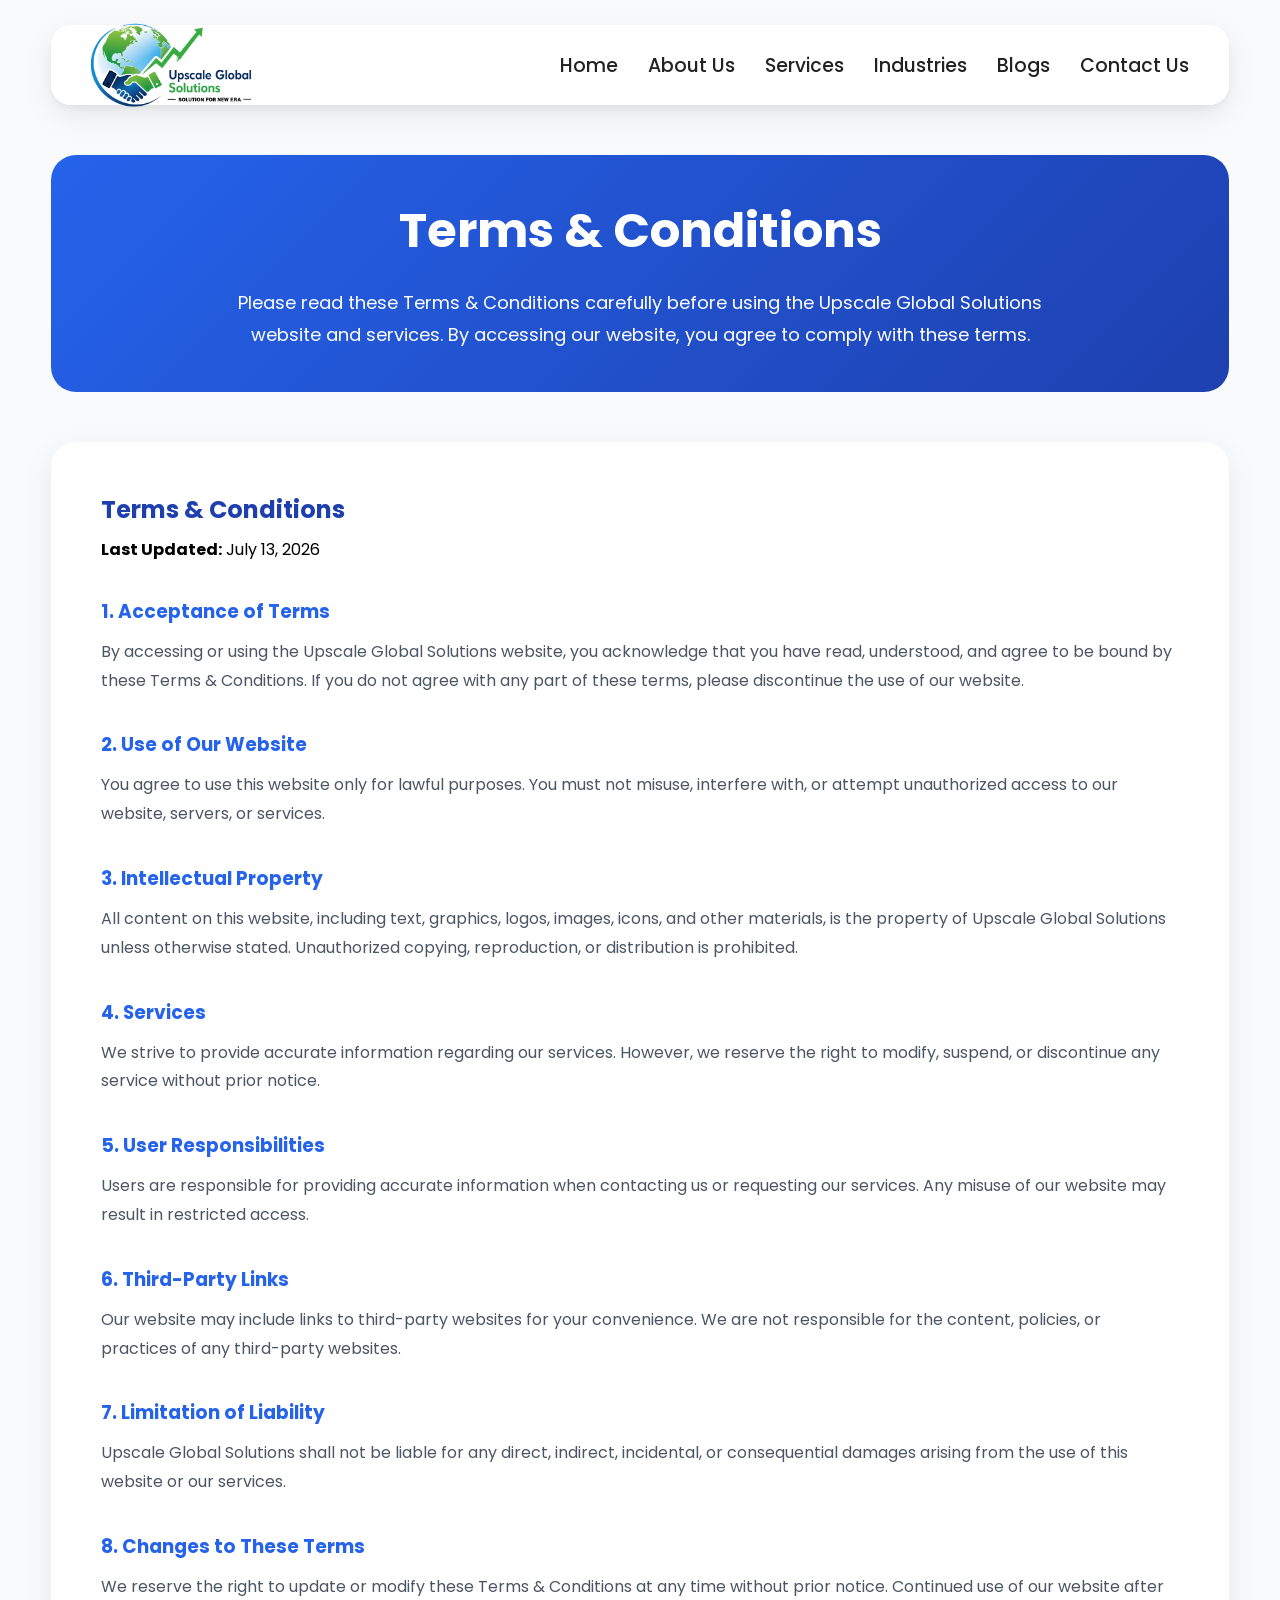
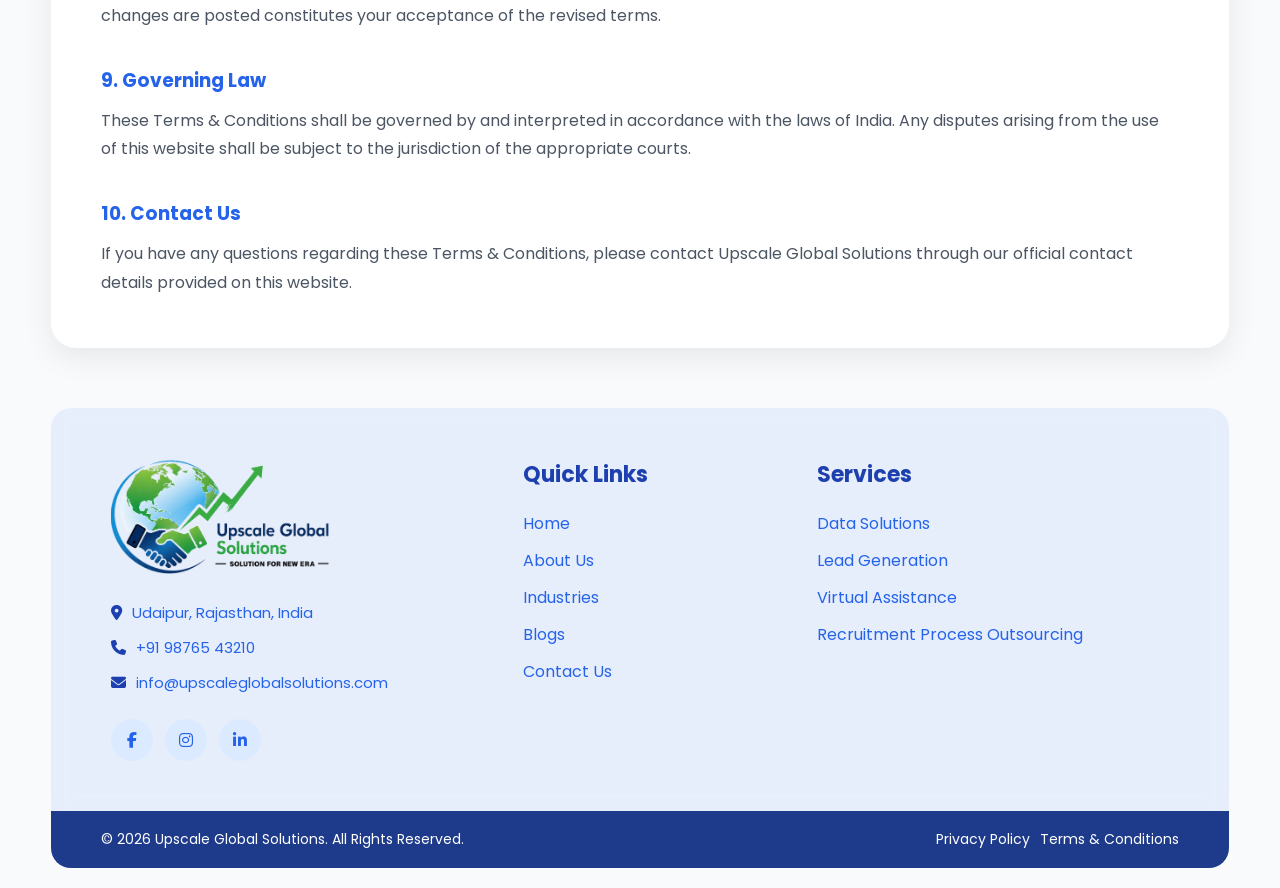
<file: data/pages/terms-and-conditions.html>
<!doctype html>
<html lang="en">
  <head>
    <meta charset="UTF-8" />
    <meta name="viewport" content="width=device-width, initial-scale=1.0" />

    <!-- CSS -->
    <link rel="stylesheet" href="../css/style.css" />

    <!-- Google Fonts -->
    <link rel="preconnect" href="https://fonts.googleapis.com" />
    <link rel="preconnect" href="https://fonts.gstatic.com" crossorigin />

    <link
      href="https://fonts.googleapis.com/css2?family=Poppins:wght@100;200;300;400;500;600;700;800;900&display=swap"
      rel="stylesheet"
    />

    <!-- Font Awesome -->
    <link
      rel="stylesheet"
      href="https://cdnjs.cloudflare.com/ajax/libs/font-awesome/6.7.2/css/all.min.css"
    />

    <title>Terms & Conditions | Upscale Global Solutions</title>
  </head>

  <body>
    <!-- ================= NAVBAR ================= -->

    <nav>
      <div class="nav-left">
        <a href="../../index.html">
          <img src="../png/logo.png" alt="Upscale Global Solutions Logo" />
        </a>
      </div>

      <!-- Mobile Toggle -->
      <div class="menu-toggle">
        <span></span>
        <span></span>
        <span></span>
      </div>

      <div class="nav-right">
        <ul class="nav-menu">
          <li><a href="../../index.html">Home</a></li>

          <li><a href="../pages/about-us.html">About Us</a></li>

          <li class="dropdown">
            <a href="#">Services</a>

            <ul class="dropdown-menu">
              <li><a href="data-solutions.html">Data Solutions</a></li>
              <li><a href="lead-generation.html">Lead Generation</a></li>
              <li><a href="virtual-assistance.html">Virtual Assistance</a></li>
              <li>
                <a href="recruitment-process-outsourcing.html"
                  >Recruitment Process Outsourcing</a
                >
              </li>
            </ul>
          </li>

          <li><a href="industries.html">Industries</a></li>
          <li><a href="blogs.html">Blogs</a></li>
          <li><a href="contact-us.html">Contact Us</a></li>
        </ul>
      </div>
    </nav>

    <!-- ================= PAGE BANNER ================= -->

    <section class="page-banner">
      <div class="banner-content">
        <h1>Terms & Conditions</h1>

        <p>
          Please read these Terms & Conditions carefully before using the
          Upscale Global Solutions website and services. By accessing our
          website, you agree to comply with these terms.
        </p>
      </div>
    </section>

    <!-- ================= TERMS SECTION ================= -->

    <section class="policy-section">
      <div class="policy-container">
        <h2>Terms & Conditions</h2>

        <p><strong>Last Updated:</strong> July 13, 2026</p>

        <div class="policy-item">
          <h3>1. Acceptance of Terms</h3>

          <p>
            By accessing or using the Upscale Global Solutions website, you
            acknowledge that you have read, understood, and agree to be bound by
            these Terms & Conditions. If you do not agree with any part of these
            terms, please discontinue the use of our website.
          </p>
        </div>

        <div class="policy-item">
          <h3>2. Use of Our Website</h3>

          <p>
            You agree to use this website only for lawful purposes. You must not
            misuse, interfere with, or attempt unauthorized access to our
            website, servers, or services.
          </p>
        </div>

        <div class="policy-item">
          <h3>3. Intellectual Property</h3>

          <p>
            All content on this website, including text, graphics, logos,
            images, icons, and other materials, is the property of Upscale
            Global Solutions unless otherwise stated. Unauthorized copying,
            reproduction, or distribution is prohibited.
          </p>
        </div>

        <div class="policy-item">
          <h3>4. Services</h3>

          <p>
            We strive to provide accurate information regarding our services.
            However, we reserve the right to modify, suspend, or discontinue any
            service without prior notice.
          </p>
        </div>

        <div class="policy-item">
          <h3>5. User Responsibilities</h3>

          <p>
            Users are responsible for providing accurate information when
            contacting us or requesting our services. Any misuse of our website
            may result in restricted access.
          </p>
        </div>

        <div class="policy-item">
          <h3>6. Third-Party Links</h3>

          <p>
            Our website may include links to third-party websites for your
            convenience. We are not responsible for the content, policies, or
            practices of any third-party websites.
          </p>
        </div>

        <div class="policy-item">
          <h3>7. Limitation of Liability</h3>

          <p>
            Upscale Global Solutions shall not be liable for any direct,
            indirect, incidental, or consequential damages arising from the use
            of this website or our services.
          </p>
        </div>

        <div class="policy-item">
          <h3>8. Changes to These Terms</h3>

          <p>
            We reserve the right to update or modify these Terms & Conditions at
            any time without prior notice. Continued use of our website after
            changes are posted constitutes your acceptance of the revised terms.
          </p>
        </div>

        <div class="policy-item">
          <h3>9. Governing Law</h3>

          <p>
            These Terms & Conditions shall be governed by and interpreted in
            accordance with the laws of India. Any disputes arising from the use
            of this website shall be subject to the jurisdiction of the
            appropriate courts.
          </p>
        </div>

        <div class="policy-item">
          <h3>10. Contact Us</h3>

          <p>
            If you have any questions regarding these Terms & Conditions, please
            contact Upscale Global Solutions through our official contact
            details provided on this website.
          </p>
        </div>
      </div>
    </section>

    <!-- ================= FOOTER ================= -->

    <footer>
      <div class="footer-top">
        <div class="footer-column company-info">
          <img
            src="../png/logo.png"
            alt="Upscale Global Solutions Logo"
            class="footer-logo"
          />

          <div class="contact-info">
            <p>
              <i class="fas fa-map-marker-alt"></i>
              Udaipur, Rajasthan, India
            </p>

            <p>
              <i class="fas fa-phone"></i>
              +91 98765 43210
            </p>

            <p>
              <i class="fas fa-envelope"></i>
              info@upscaleglobalsolutions.com
            </p>
          </div>

          <div class="social-icons">
            <a href="#"><i class="fab fa-facebook-f"></i></a>

            <a href="#"><i class="fab fa-instagram"></i></a>

            <a href="#"><i class="fab fa-linkedin-in"></i></a>
          </div>
        </div>

        <div class="footer-column">
          <h3>Quick Links</h3>

          <ul>
            <li><a href="../../index.html">Home</a></li>
            <li><a href="../pages/about-us.html">About Us</a></li>
            <li><a href="industries.html">Industries</a></li>
            <li><a href="blogs.html">Blogs</a></li>
            <li><a href="contact-us.html">Contact Us</a></li>
          </ul>
        </div>

        <div class="footer-column">
          <h3>Services</h3>

          <ul>
            <li><a href="data-solutions.html">Data Solutions</a></li>
            <li><a href="lead-generation.html">Lead Generation</a></li>
            <li><a href="virtual-assistance.html">Virtual Assistance</a></li>
            <li>
              <a href="recruitment-process-outsourcing.html"
                >Recruitment Process Outsourcing</a
              >
            </li>
          </ul>
        </div>
      </div>

      <div class="footer-bottom">
        <p>© 2026 Upscale Global Solutions. All Rights Reserved.</p>

        <div class="bottom-links">
          <a href="privacy-policy.html">Privacy Policy</a>
          <a href="terms-and-conditions.html">Terms & Conditions</a>
        </div>
      </div>
    </footer>

    <!-- JavaScript -->
    <script src="../js/index.js"></script>
  </body>
</html>
</file>
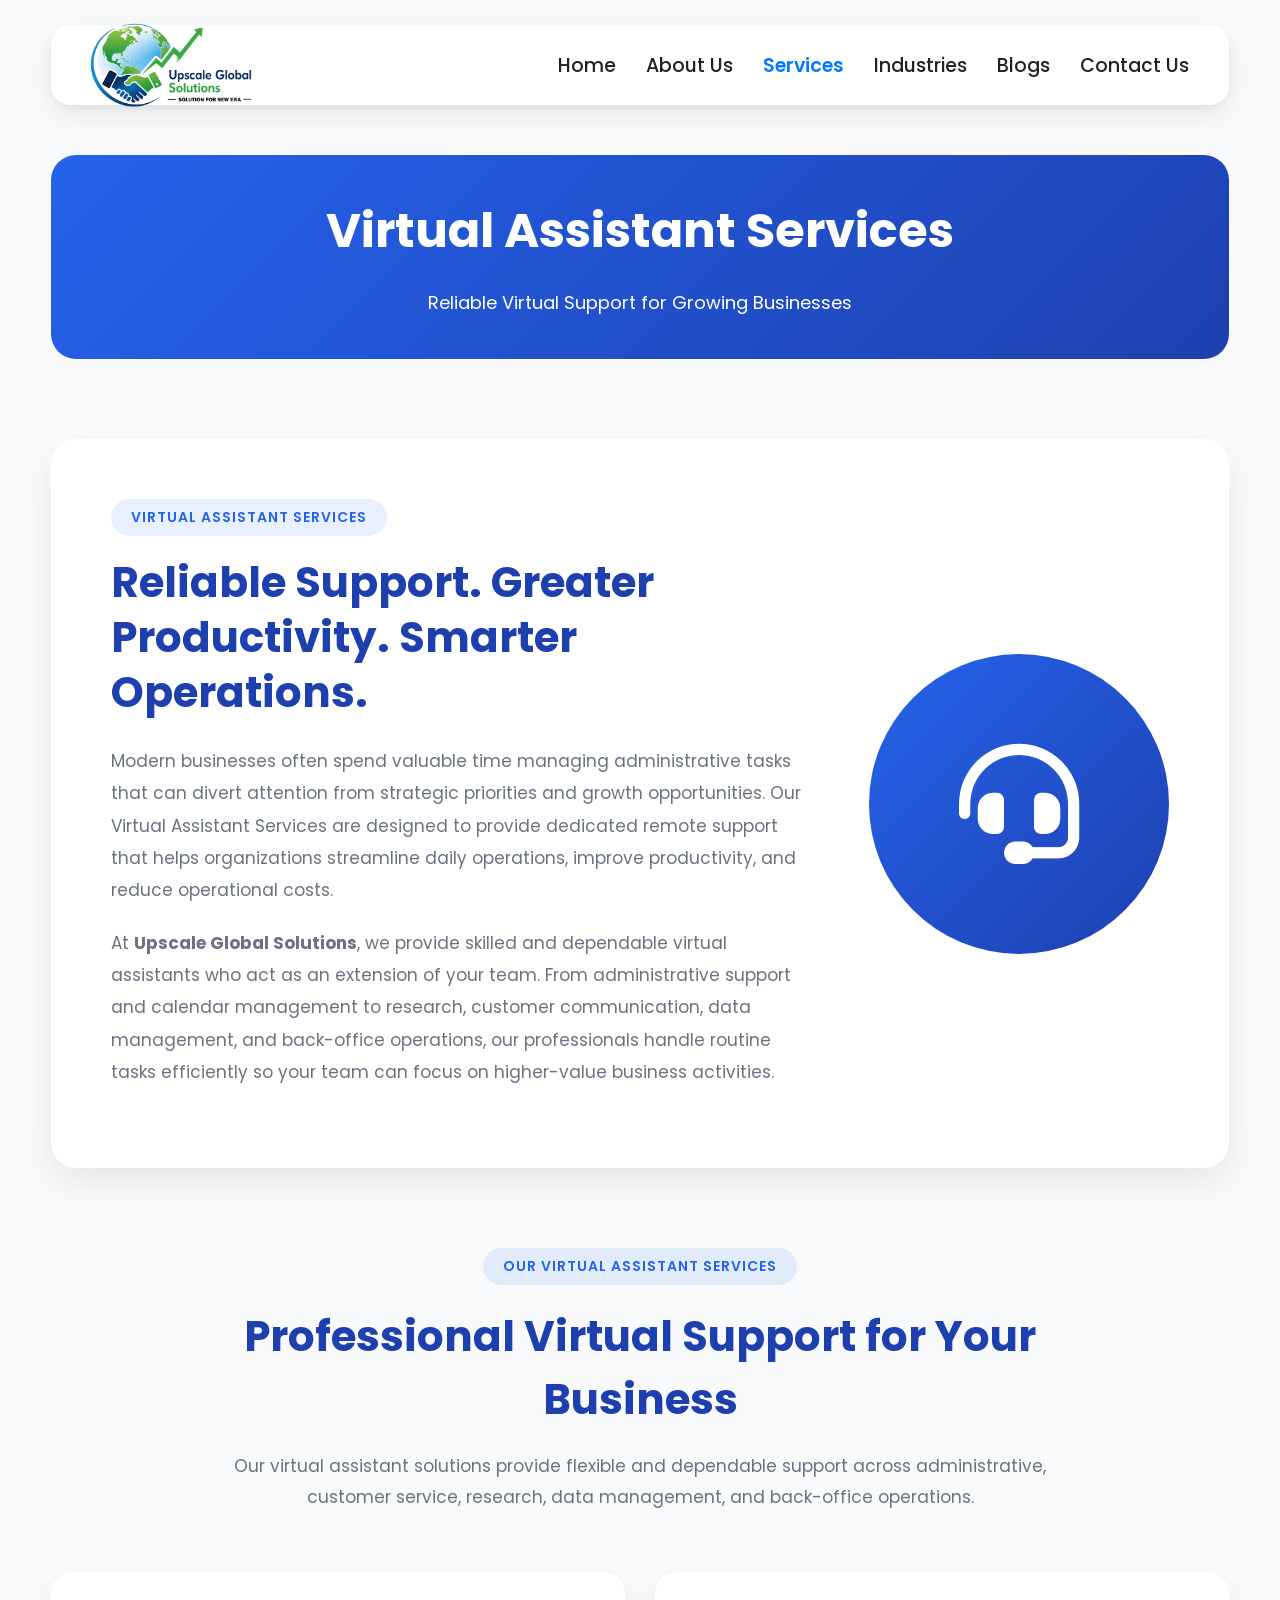
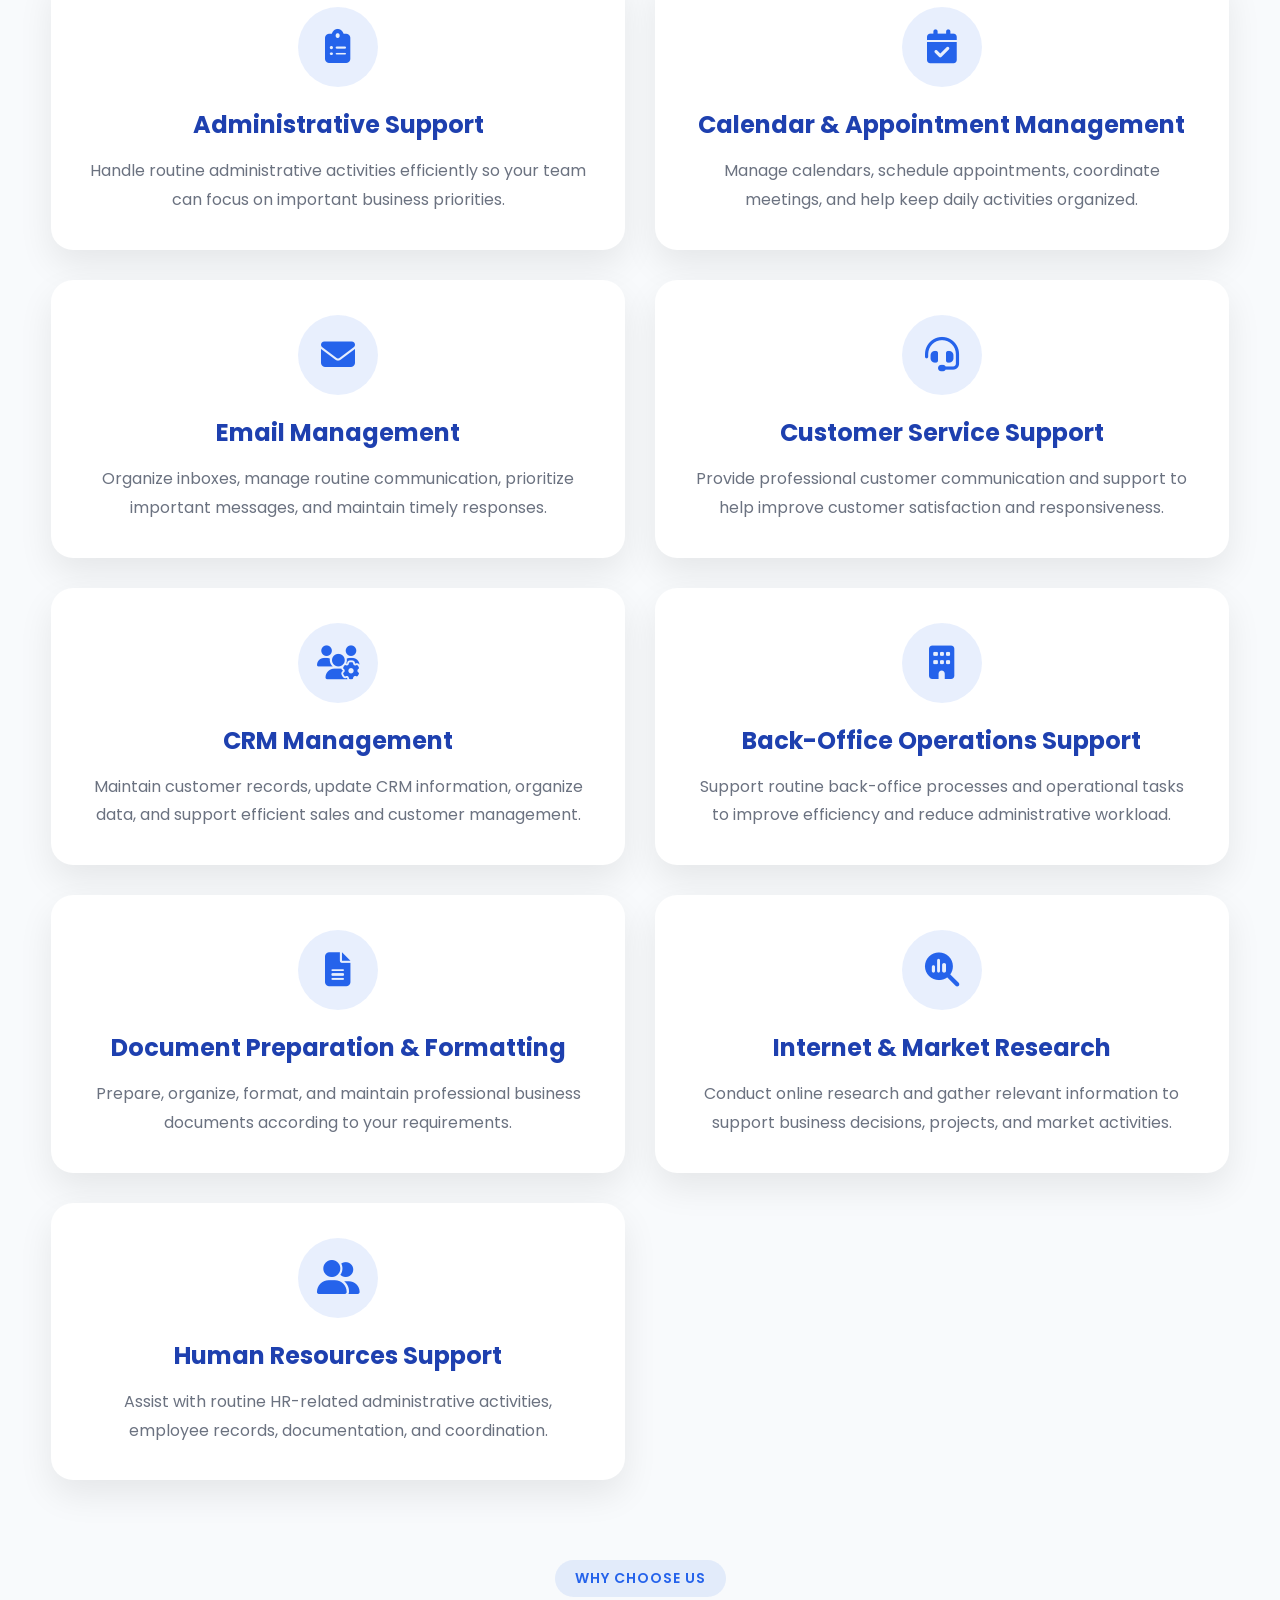
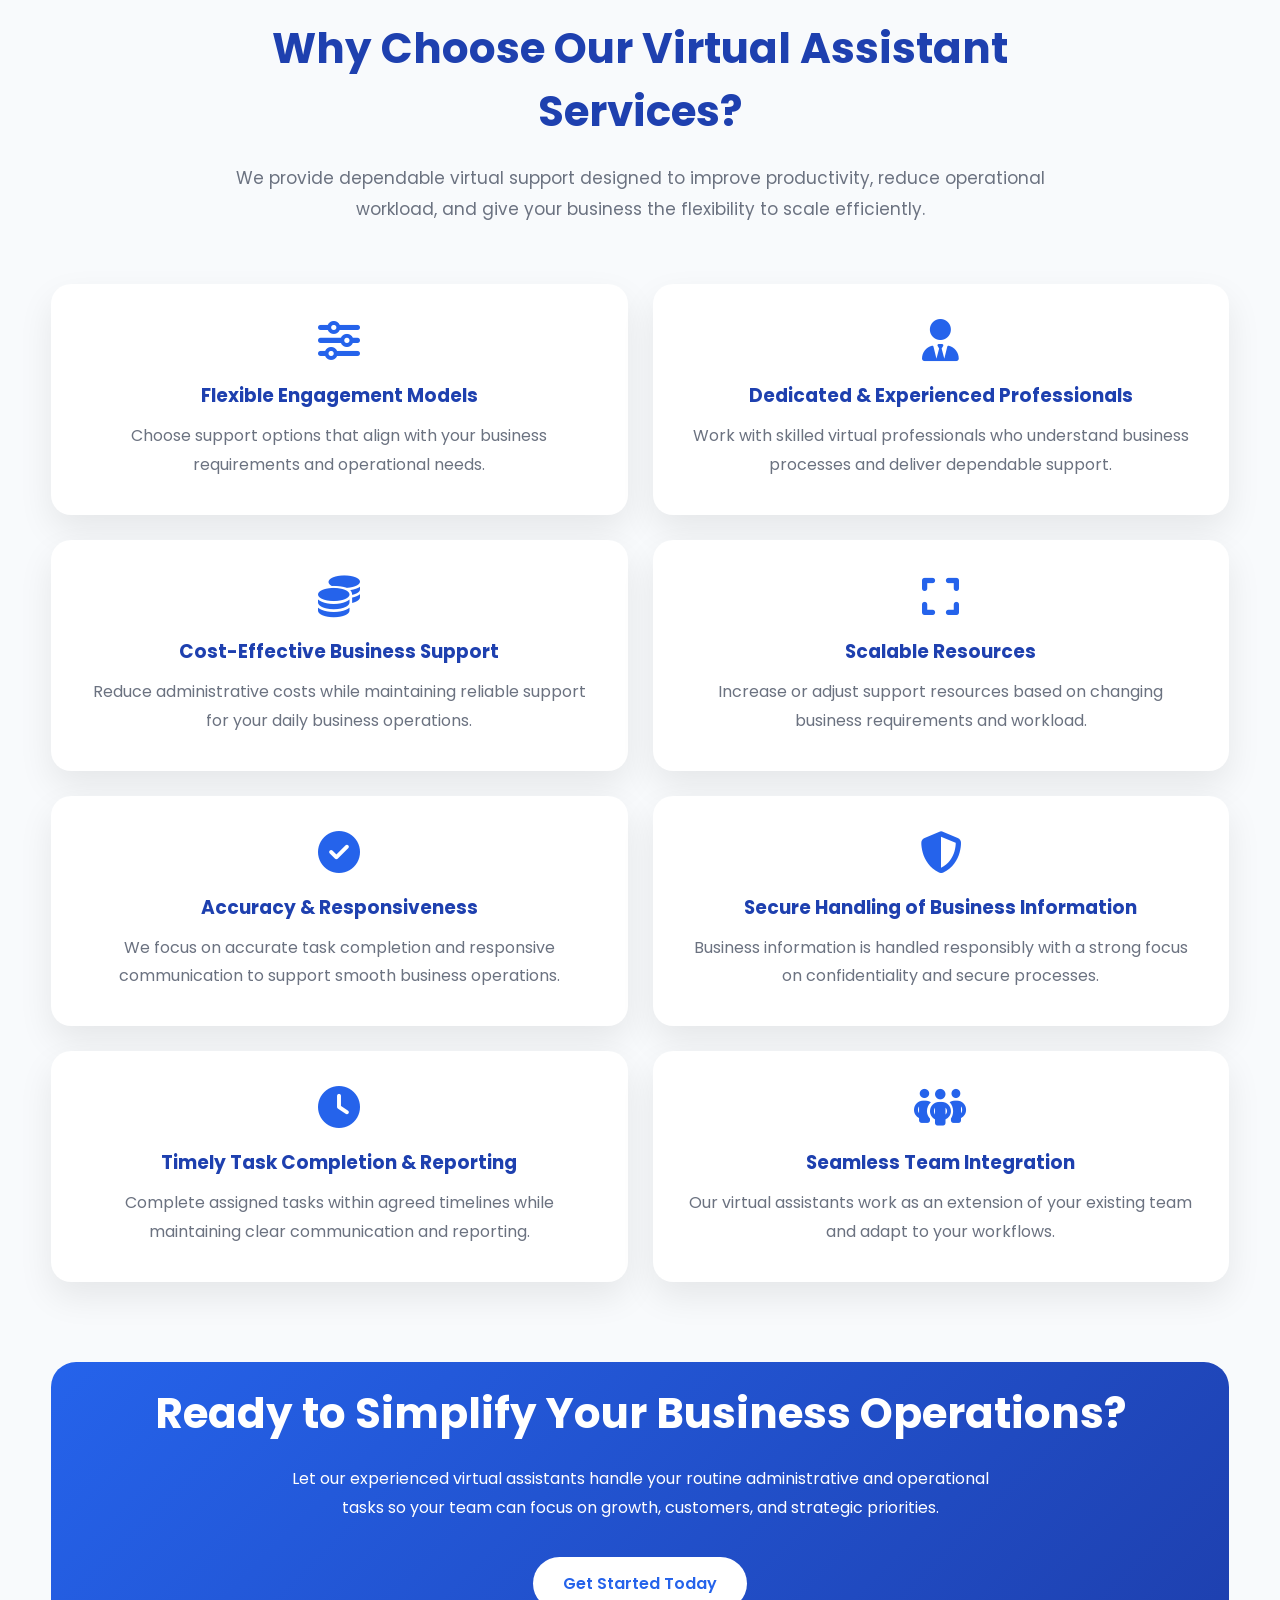
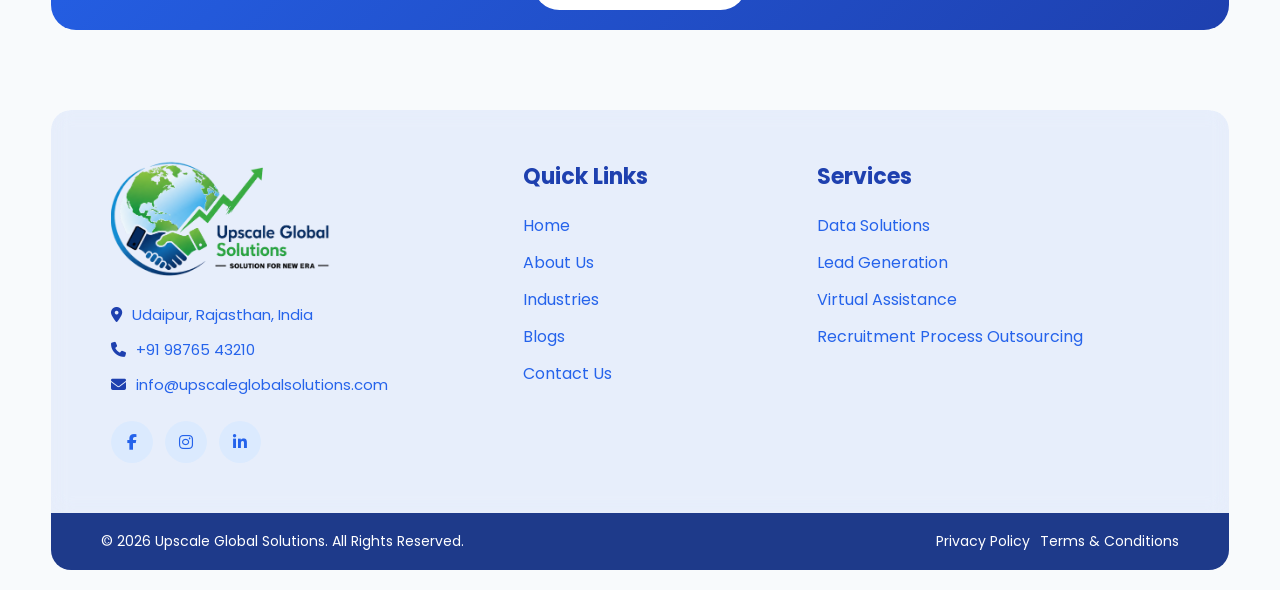
<file: data/pages/virtual-assistance.html>
<!doctype html>

<html lang="en">
  <head>
    <meta charset="UTF-8" />
    <meta name="viewport" content="width=device-width, initial-scale=1.0" />

    <title>Virtual Assistant Services | Upscale Global Solutions</title>

    <link rel="stylesheet" href="../css/style.css" />

    <link rel="preconnect" href="https://fonts.googleapis.com" />
    <link rel="preconnect" href="https://fonts.gstatic.com" crossorigin />

    <link
      href="https://fonts.googleapis.com/css2?family=Poppins:wght@100;200;300;400;500;600;700;800;900&display=swap"
      rel="stylesheet"
    />

    <link
      rel="stylesheet"
      href="https://cdnjs.cloudflare.com/ajax/libs/font-awesome/6.7.2/css/all.min.css"
    />
  </head>

  <body>
    <!-- ================= NAVBAR ================= -->

    <nav>
      <div class="nav-left">
        <a href="../../index.html">
          <img src="../png/logo.png" alt="Upscale Global Solutions Logo" />
        </a>
      </div>

      <!-- Hamburger -->
      <div class="menu-toggle">
        <span></span>
        <span></span>
        <span></span>
      </div>

      <div class="nav-right">
        <ul class="nav-menu">
          <li>
            <a href="../../index.html">Home</a>
          </li>

          <li>
            <a href="../pages/about-us.html">About Us</a>
          </li>

          <li class="dropdown">
            <a href="#" class="active">Services</a>

            <ul class="dropdown-menu">
              <li>
                <a href="./data-solutions.html"> Data Solutions </a>
              </li>

              <li>
                <a href="./lead-generation.html"> Lead Generation </a>
              </li>

              <li>
                <a href="./virtual-assistance.html" class="active">
                  Virtual Assistance
                </a>
              </li>

              <li>
                <a href="./recruitment-process-outsourcing.html">
                  Recruitment Process Outsourcing
                </a>
              </li>
            </ul>
          </li>

          <li>
            <a href="./industries.html"> Industries </a>
          </li>

          <li>
            <a href="./blogs.html"> Blogs </a>
          </li>

          <li>
            <a href="./contact-us.html"> Contact Us </a>
          </li>
        </ul>
      </div>
    </nav>

    <!-- ================= HERO ================= -->

    <section class="page-banner">
      <div class="banner-content">
        <h1>Virtual Assistant Services</h1>

        <p>Reliable Virtual Support for Growing Businesses</p>
      </div>
    </section>

    <!-- ================= ABOUT VIRTUAL ASSISTANT SERVICES ================= -->

    <section class="service-about">
      <div class="service-about-content">
        <div class="service-text">
          <span class="service-tag"> VIRTUAL ASSISTANT SERVICES </span>

          <h2>Reliable Support. Greater Productivity. Smarter Operations.</h2>

          <p>
            Modern businesses often spend valuable time managing administrative
            tasks that can divert attention from strategic priorities and growth
            opportunities. Our Virtual Assistant Services are designed to
            provide dedicated remote support that helps organizations streamline
            daily operations, improve productivity, and reduce operational
            costs.
          </p>

          <p>
            At <strong>Upscale Global Solutions</strong>, we provide skilled and
            dependable virtual assistants who act as an extension of your team.
            From administrative support and calendar management to research,
            customer communication, data management, and back-office operations,
            our professionals handle routine tasks efficiently so your team can
            focus on higher-value business activities.
          </p>
        </div>

        <div class="service-image">
          <i class="fas fa-headset"></i>
        </div>
      </div>
    </section>

    <!-- ================= OUR VIRTUAL ASSISTANT SERVICES ================= -->

    <section class="service-features">
      <div class="section-title">
        <span>OUR VIRTUAL ASSISTANT SERVICES</span>

        <h2>Professional Virtual Support for Your Business</h2>

        <p>
          Our virtual assistant solutions provide flexible and dependable
          support across administrative, customer service, research, data
          management, and back-office operations.
        </p>
      </div>

      <div class="feature-grid">
        <!-- Administrative Support -->

        <div class="feature-card">
          <i class="fas fa-clipboard-list"></i>

          <h3>Administrative Support</h3>

          <p>
            Handle routine administrative activities efficiently so your team
            can focus on important business priorities.
          </p>
        </div>

        <!-- Calendar Management -->

        <div class="feature-card">
          <i class="fas fa-calendar-check"></i>

          <h3>Calendar & Appointment Management</h3>

          <p>
            Manage calendars, schedule appointments, coordinate meetings, and
            help keep daily activities organized.
          </p>
        </div>

        <!-- Email Management -->

        <div class="feature-card">
          <i class="fas fa-envelope"></i>

          <h3>Email Management</h3>

          <p>
            Organize inboxes, manage routine communication, prioritize important
            messages, and maintain timely responses.
          </p>
        </div>

        <!-- Customer Service -->

        <div class="feature-card">
          <i class="fas fa-headset"></i>

          <h3>Customer Service Support</h3>

          <p>
            Provide professional customer communication and support to help
            improve customer satisfaction and responsiveness.
          </p>
        </div>

        <!-- CRM Management -->

        <div class="feature-card">
          <i class="fas fa-users-gear"></i>

          <h3>CRM Management</h3>

          <p>
            Maintain customer records, update CRM information, organize data,
            and support efficient sales and customer management.
          </p>
        </div>

        <!-- Back Office -->

        <div class="feature-card">
          <i class="fas fa-building"></i>

          <h3>Back-Office Operations Support</h3>

          <p>
            Support routine back-office processes and operational tasks to
            improve efficiency and reduce administrative workload.
          </p>
        </div>

        <!-- Document Preparation -->

        <div class="feature-card">
          <i class="fas fa-file-lines"></i>

          <h3>Document Preparation & Formatting</h3>

          <p>
            Prepare, organize, format, and maintain professional business
            documents according to your requirements.
          </p>
        </div>

        <!-- Research -->

        <div class="feature-card">
          <i class="fas fa-magnifying-glass-chart"></i>

          <h3>Internet & Market Research</h3>

          <p>
            Conduct online research and gather relevant information to support
            business decisions, projects, and market activities.
          </p>
        </div>

        <!-- HR Support -->

        <div class="feature-card">
          <i class="fas fa-user-group"></i>

          <h3>Human Resources Support</h3>

          <p>
            Assist with routine HR-related administrative activities, employee
            records, documentation, and coordination.
          </p>
        </div>
      </div>
    </section>

    <!-- ================= WHY CHOOSE OUR VIRTUAL ASSISTANT SERVICES ================= -->

    <section class="why-data">
      <div class="section-title">
        <span> WHY CHOOSE US </span>

        <h2>Why Choose Our Virtual Assistant Services?</h2>

        <p>
          We provide dependable virtual support designed to improve
          productivity, reduce operational workload, and give your business the
          flexibility to scale efficiently.
        </p>
      </div>

      <div class="why-grid">
        <!-- Flexible Engagement -->

        <div>
          <i class="fas fa-sliders"></i>

          <h3>Flexible Engagement Models</h3>

          <p>
            Choose support options that align with your business requirements
            and operational needs.
          </p>
        </div>

        <!-- Experienced Professionals -->

        <div>
          <i class="fas fa-user-tie"></i>

          <h3>Dedicated & Experienced Professionals</h3>

          <p>
            Work with skilled virtual professionals who understand business
            processes and deliver dependable support.
          </p>
        </div>

        <!-- Cost Effective -->

        <div>
          <i class="fas fa-coins"></i>

          <h3>Cost-Effective Business Support</h3>

          <p>
            Reduce administrative costs while maintaining reliable support for
            your daily business operations.
          </p>
        </div>

        <!-- Scalable Resources -->

        <div>
          <i class="fas fa-expand"></i>

          <h3>Scalable Resources</h3>

          <p>
            Increase or adjust support resources based on changing business
            requirements and workload.
          </p>
        </div>

        <!-- Accuracy -->

        <div>
          <i class="fas fa-circle-check"></i>

          <h3>Accuracy & Responsiveness</h3>

          <p>
            We focus on accurate task completion and responsive communication to
            support smooth business operations.
          </p>
        </div>

        <!-- Secure Information -->

        <div>
          <i class="fas fa-shield-halved"></i>

          <h3>Secure Handling of Business Information</h3>

          <p>
            Business information is handled responsibly with a strong focus on
            confidentiality and secure processes.
          </p>
        </div>

        <!-- Timely Completion -->

        <div>
          <i class="fas fa-clock"></i>

          <h3>Timely Task Completion & Reporting</h3>

          <p>
            Complete assigned tasks within agreed timelines while maintaining
            clear communication and reporting.
          </p>
        </div>

        <!-- Team Integration -->

        <div>
          <i class="fas fa-people-group"></i>

          <h3>Seamless Team Integration</h3>

          <p>
            Our virtual assistants work as an extension of your existing team
            and adapt to your workflows.
          </p>
        </div>
      </div>
    </section>

    <!-- ================= CTA ================= -->

    <section class="cta">
      <h2>Ready to Simplify Your Business Operations?</h2>

      <p>
        Let our experienced virtual assistants handle your routine
        administrative and operational tasks so your team can focus on growth,
        customers, and strategic priorities.
      </p>

      <a href="./contact-us.html" class="btn-primary"> Get Started Today </a>
    </section>

    <!-- ================= FOOTER ================= -->

    <footer>
      <!-- Top Section -->

      <div class="footer-top">
        <!-- Company Info -->

        <div class="footer-column company-info">
          <a href="../../index.html">
            <img
              src="../png/logo.png"
              alt="Upscale Global Solutions Logo"
              class="footer-logo"
            />
          </a>

          <div class="contact-info">
            <p>
              <i class="fas fa-map-marker-alt"></i>
              Udaipur, Rajasthan, India
            </p>

            <p>
              <i class="fas fa-phone"></i>
              +91 98765 43210
            </p>

            <p>
              <i class="fas fa-envelope"></i>
              info@upscaleglobalsolutions.com
            </p>
          </div>

          <div class="social-icons">
            <a href="#">
              <i class="fab fa-facebook-f"></i>
            </a>

            <a href="#">
              <i class="fab fa-instagram"></i>
            </a>

            <a href="#">
              <i class="fab fa-linkedin-in"></i>
            </a>
          </div>
        </div>

        <!-- Quick Links -->

        <div class="footer-column">
          <h3>Quick Links</h3>

          <ul>
            <li>
              <a href="../../index.html"> Home </a>
            </li>

            <li>
              <a href="../pages/about-us.html"> About Us </a>
            </li>

            <li>
              <a href="./industries.html"> Industries </a>
            </li>

            <li>
              <a href="./blogs.html"> Blogs </a>
            </li>

            <li>
              <a href="./contact-us.html"> Contact Us </a>
            </li>
          </ul>
        </div>

        <!-- Services -->

        <div class="footer-column">
          <h3>Services</h3>

          <ul>
            <li>
              <a href="./data-solutions.html"> Data Solutions </a>
            </li>

            <li>
              <a href="./lead-generation.html"> Lead Generation </a>
            </li>

            <li>
              <a href="./virtual-assistance.html" class="active">
                Virtual Assistance
              </a>
            </li>

            <li>
              <a href="./recruitment-process-outsourcing.html">
                Recruitment Process Outsourcing
              </a>
            </li>
          </ul>
        </div>
      </div>

      <!-- Bottom -->

      <div class="footer-bottom">
        <p>© 2026 Upscale Global Solutions. All Rights Reserved.</p>

        <div class="bottom-links">
          <a href="./privacy-policy.html"> Privacy Policy </a>

          <a href="./terms-and-conditions.html"> Terms & Conditions </a>
        </div>
      </div>
    </footer>

    <!-- ================= JAVASCRIPT ================= -->

    <script src="../js/index.js"></script>
  </body>
</html>
</file>
<file: data/css/style.css>
* {
  margin: 0;
  padding: 0;
  box-sizing: border-box;
  font-family: "Poppins", sans-serif;
}

nav {
  position: sticky;
  top: 25px;
  z-index: 1000;

  width: 92%;
  height: 80px;
  margin: 25px auto 0;

  display: flex;
  justify-content: space-between;
  align-items: center;

  background: rgba(255, 255, 255, 0.95);
  backdrop-filter: blur(10px);
  border-radius: 20px;
  padding: 0 40px;

  box-shadow:
    0 10px 30px rgba(0, 0, 0, 0.08),
    0 4px 10px rgba(0, 0, 0, 0.05);
}

/* Logo */
.nav-left img {
  height: 85px; /* Fits nicely in navbar */
  width: auto;
  cursor: pointer;
  margin-top: 5px;
}

/* .nav-left {
  position: absolute;
  left: 5%;
}

.nav-right {
  position: absolute;
  left: 70%;
  transform: translateX(-50%);
} */

/* Menu */
.nav-menu {
  display: flex;
  align-items: center;
  gap: 30px;
}

.nav-menu li {
  list-style: none;
}

.nav-menu li a {
  text-decoration: none;
  color: #222;
  font-size: 19px;
  font-weight: 500;
  transition: 0.3s ease;
  white-space: nowrap;
}

.nav-menu li a:hover {
  color: #007bff;
}

/* Active Link Example */
.nav-menu li a.active {
  color: #007bff;
  font-weight: 600;
}

.menu-toggle {
  display: none;
  width: 35px;
  cursor: pointer;
}

.menu-toggle span {
  display: block;
  width: 100%;
  height: 3px;
  background: #2563eb;
  margin: 7px 0;
  border-radius: 5px;
  transition: 0.3s;
}

/* Body section  */

body {
  background: #f8fafc;
}

/* Home SECTION */
.home {
  width: 92%;
  min-height: calc(100vh - 120px);
  margin: 50px auto;

  display: flex;
  align-items: center;

  padding: 0 60px;

  background-image:
    linear-gradient(rgba(255, 255, 255, 0.75), rgba(255, 255, 255, 0.75)),
    url("../png/home-background.png");

  background-size: cover;
  background-position: center;
  background-repeat: no-repeat;

  border-radius: 25px;
}

.home-content {
  flex: 1;
}

.home-content h1 {
  font-size: 50px;
  line-height: 1.2;
  color: #111827;
  margin-bottom: 20px;
}

.home-content h1 span {
  color: #2563eb;
}

.home-content p {
  font-size: 15px;
  color: #6b7280;
  line-height: 1.8;
  margin-bottom: 35px;
  max-width: 600px;
}

.home-buttons {
  display: flex;
  gap: 20px;
}

.btn-primary {
  text-decoration: none;
  background: #2563eb;
  color: white;
  padding: 14px 30px;
  border-radius: 50px;
  font-weight: 600;
  transition: 0.3s;
}

.btn-primary:hover {
  transform: translateY(-3px);
}

.btn-secondary {
  text-decoration: none;
  color: #2563eb;
  border: 2px solid #2563eb;
  padding: 14px 30px;
  border-radius: 50px;
  font-weight: 600;
  transition: 0.3s;
}

.btn-secondary:hover {
  background: #2563eb;
  color: white;
}

/* .home-image {
  flex: 1;
  text-align: center;
}

.home-image img {
  width: 500%;
  max-width: 100px;
} */

/* # Drop down menu on services */

/* Dropdown Parent */
.dropdown {
  position: relative;
}

/* Dropdown Menu */
.dropdown-menu {
  position: absolute;
  top: 100%;
  left: 0;

  min-width: 260px;

  background: white;
  border-radius: 12px;

  padding: 10px 0;
  margin-top: 15px;

  box-shadow: 0 10px 25px rgba(0, 0, 0, 0.1);

  opacity: 0;
  visibility: hidden;
  transform: translateY(10px);

  transition: all 0.3s ease;
}

/* Show on Hover */
.dropdown:hover .dropdown-menu {
  opacity: 1;
  visibility: visible;
  transform: translateY(0);
}

/* Dropdown Items */
.dropdown-menu li {
  display: block;
}

.dropdown-menu li a {
  display: block;
  padding: 12px 20px;
  color: #222;
  font-size: 16px;
  text-decoration: none;
  transition: 0.3s;
}

.dropdown-menu li a:hover {
  background: #f3f4f6;
  color: #2563eb;
}

/* # footer for all right reserve  */
/* =========================
   FOOTER
========================= */
/* ==========================
   FOOTER
========================== */

footer {
  width: 92%;
  margin: 60px auto 20px;
  border-radius: 20px;
  overflow: hidden;
  font-family: "Poppins", sans-serif;
}

/* ==========================
   TOP SECTION
========================== */

.footer-top {
  background: rgba(37, 99, 235, 0.08);
  backdrop-filter: blur(10px);

  display: grid;
  grid-template-columns: 1.5fr 1fr 1.5fr;
  gap: 60px;

  padding: 50px 60px;
}

/* Columns */

.footer-column h3 {
  color: #1e40af;
  font-size: 22px;
  margin-bottom: 20px;
}

/* Logo */

.footer-logo {
  width: 220px;
  height: auto;
  margin-bottom: 20px;
}

/* Contact */

.contact-info p {
  display: flex;
  align-items: center;
  gap: 10px;

  color: #2563eb;
  margin-bottom: 12px;
  font-size: 15px;
}

.contact-info i {
  color: #1e40af;
}

/* Links */

.footer-column ul {
  list-style: none;
  padding: 0;
}

.footer-column ul li {
  margin-bottom: 12px;
}

.footer-column ul li a {
  text-decoration: none;
  color: #2563eb;
  transition: 0.3s;
}

.footer-column ul li a:hover {
  color: #1e40af;
  padding-left: 5px;
}

/* Social Icons */

.social-icons {
  display: flex;
  gap: 12px;
  margin-top: 25px;
}

.social-icons a {
  width: 42px;
  height: 42px;

  display: flex;
  align-items: center;
  justify-content: center;

  border-radius: 50%;
  text-decoration: none;

  background: #dbeafe;
  color: #2563eb;

  transition: 0.3s;
}

.social-icons a:hover {
  background: #2563eb;
  color: #fff;
  transform: translateY(-4px);
}

/* ==========================
   BOTTOM BAR
========================== */

.footer-bottom {
  background: #1e3a8a;

  display: flex;
  justify-content: space-between;
  align-items: center;

  padding: 18px 50px;
}

.footer-bottom p {
  color: #fff;
  margin: 0;
  font-size: 14px;
}

.bottom-links {
  display: flex;
  gap: 10px;
}

.bottom-links a {
  color: #fff;
  text-decoration: none;
  font-size: 14px;
}

.bottom-links a:hover {
  text-decoration: underline;
}

/* ----------------PRIVACY POLICY & TERM AND CONDITION -----------------------------*/
/* ==========================
   PRIVACY POLICY PAGE BANNER CSS
========================== */

.page-banner {
  width: 92%;
  margin: 50px auto 0;
  padding: 40px 60px;
  text-align: center;

  background: linear-gradient(135deg, #2563eb, #1e40af);
  color: #fff;
  border-radius: 25px;
}

.banner-content {
  max-width: 850px;
  margin: auto;
}

.banner-content h1 {
  font-size: 48px;
  margin-bottom: 20px;
}

.banner-content p {
  font-size: 18px;
  line-height: 1.8;
}

/* ==========================
   PRIVACY POLICY CONTENT CSS
========================== */

.policy-section {
  width: 92%;
  margin: 50px auto;
}

.policy-container {
  background: #fff;
  padding: 50px;
  border-radius: 25px;
  box-shadow: 0 10px 30px rgba(0, 0, 0, 0.08);
}

.policy-container h2 {
  color: #1e40af;
  margin-bottom: 10px;
}

.policy-item {
  margin-top: 35px;
}

.policy-item h3 {
  color: #2563eb;
  margin-bottom: 12px;
}

.policy-item p {
  color: #4b5563;
  line-height: 1.8;
}

/* ======================================================================================
   HOME PAGE SECTIONS CSS 
========================================================================================= */

/* Common Section */

.about,
.services,
.why-us,
.industries,
.stats,
.cta {
  width: 92%;
  margin: 80px auto;
}

.section-title {
  text-align: center;
  max-width: 850px;
  margin: 0 auto 60px;
}

.section-title span {
  display: inline-block;
  padding: 8px 20px;
  background: rgba(37, 99, 235, 0.1);
  color: #2563eb;
  border-radius: 30px;
  font-size: 14px;
  font-weight: 600;
  letter-spacing: 1px;
}

.section-title h2 {
  font-size: 42px;
  color: #1e40af;
  margin: 20px 0;
}

.section-title p {
  color: #6b7280;
  line-height: 1.8;
  font-size: 17px;
}

/* ==========================
   ABOUT
========================== */

.about-grid {
  display: grid;
  grid-template-columns: repeat(3, 1fr);
  gap: 30px;
}

.about-card {
  background: #fff;
  border-radius: 22px;
  padding: 40px 30px;
  text-align: center;
  box-shadow: 0 15px 35px rgba(0, 0, 0, 0.08);
  transition: 0.3s;
}

.about-card:hover {
  transform: translateY(-8px);
}

.about-card i {
  font-size: 48px;
  color: #2563eb;
  margin-bottom: 20px;
}

.about-card h3 {
  color: #1e40af;
  margin-bottom: 15px;
}

.about-card p {
  color: #6b7280;
  line-height: 1.8;
}

/* ==========================
   SERVICES
========================== */

.service-grid {
  display: grid;
  grid-template-columns: repeat(2, 1fr);
  gap: 30px;
}

.service-card {
  background: white;
  padding: 35px;
  border-radius: 22px;
  box-shadow: 0 15px 35px rgba(0, 0, 0, 0.08);
  transition: 0.3s;
}

.service-card:hover {
  transform: translateY(-8px);
}

.service-card i {
  font-size: 45px;
  color: #2563eb;
  margin-bottom: 20px;
}

.service-card h3 {
  color: #1e40af;
  margin-bottom: 15px;
}

.service-card p {
  color: #6b7280;
  line-height: 1.8;
}

/* ==========================
   WHY CHOOSE US
========================== */

.why-grid {
  display: grid;
  grid-template-columns: repeat(2, 1fr);
  gap: 25px;
}

.why-grid div {
  background: white;
  border-radius: 20px;
  padding: 35px;
  text-align: center;
  box-shadow: 0 15px 35px rgba(0, 0, 0, 0.08);
  transition: 0.3s;
}

.why-grid div:hover {
  transform: translateY(-8px);
}

.why-grid i {
  font-size: 42px;
  color: #2563eb;
  margin-bottom: 20px;
}

.why-grid h3 {
  color: #1e40af;
  margin-bottom: 12px;
}

.why-grid p {
  color: #6b7280;
  line-height: 1.8;
}

/* ==========================
   INDUSTRIES
========================== */

.industry-grid {
  display: grid;
  grid-template-columns: repeat(3, 1fr);
  gap: 25px;
}

.industry-grid div {
  background: white;
  border-radius: 18px;
  padding: 28px;
  text-align: center;
  font-size: 20px;
  font-weight: 600;
  color: #1e40af;
  box-shadow: 0 15px 35px rgba(0, 0, 0, 0.08);
  transition: 0.3s;
}

.industry-grid div:hover {
  background: #2563eb;
  color: white;
}

/* ==========================
   CTA
========================== */

.cta {
  background: linear-gradient(135deg, #2563eb, #1e40af);
  color: white;
  text-align: center;
  border-radius: 25px;
  padding: 20px 40px;
}

.cta h2 {
  font-size: 42px;
  margin-bottom: 20px;
}

.cta p {
  max-width: 700px;
  margin: auto;
  margin-bottom: 35px;
  line-height: 1.8;
}

.cta .btn-primary {
  display: inline-block;
  background: white;
  color: #2563eb;
}

.cta .btn-primary:hover {
  background: #dbeafe;
}

/* ==========================================================
   CONTACT US
========================================================== */

.contact {
  width: 92%;
  margin: 80px auto;
}

.contact-wrapper {
  display: grid;
  grid-template-columns: 2fr 1fr;
  gap: 35px;
  align-items: start;
}

/* ==========================
   CONTACT FORM
========================== */

.contact-form {
  background: #fff;
  padding: 45px;
  border-radius: 25px;
  box-shadow: 0 15px 35px rgba(0, 0, 0, 0.08);
}

.contact-form h3 {
  color: #1e40af;
  font-size: 30px;
  margin-bottom: 10px;
}

.contact-subtitle {
  color: #6b7280;
  line-height: 1.8;
  margin-bottom: 35px;
  font-size: 16px;
}

.input-row {
  display: grid;
  grid-template-columns: repeat(2, 1fr);
  gap: 20px;
}

.input-group {
  display: flex;
  flex-direction: column;
  margin-bottom: 22px;
}

.input-group label {
  color: #1e40af;
  font-size: 15px;
  font-weight: 600;
  margin-bottom: 8px;
}

.input-group input,
.input-group select,
.input-group textarea {
  width: 100%;
  padding: 15px 18px;

  border: 1px solid #d1d5db;
  border-radius: 12px;

  outline: none;

  font-size: 16px;
  color: #374151;

  transition: all 0.3s ease;
}

.input-group textarea {
  resize: vertical;
  min-height: 180px;
}

.input-group input:focus,
.input-group select:focus,
.input-group textarea:focus {
  border-color: #2563eb;
  box-shadow: 0 0 0 4px rgba(37, 99, 235, 0.15);
}

.contact-form .btn-primary {
  border: none;
  cursor: pointer;
  display: inline-block;
}

.contact-form .btn-primary:hover {
  transform: translateY(-3px);
}

/* ==========================
   CONTACT CARD
========================== */

.contact-card {
  background: #fff;
  padding: 45px 35px;
  border-radius: 25px;
  box-shadow: 0 15px 35px rgba(0, 0, 0, 0.08);
}

.contact-card h3 {
  color: #1e40af;
  font-size: 30px;
  margin-bottom: 10px;
}

.contact-card-text {
  color: #6b7280;
  line-height: 1.8;
  margin-bottom: 35px;
}

.info-item {
  display: flex;
  align-items: flex-start;
  gap: 18px;
  margin-bottom: 30px;
}

.info-item:last-of-type {
  margin-bottom: 0;
}

.info-item i {
  width: 55px;
  height: 55px;

  display: flex;
  justify-content: center;
  align-items: center;

  border-radius: 50%;

  background: rgba(37, 99, 235, 0.1);
  color: #2563eb;

  font-size: 22px;
  flex-shrink: 0;
}

.info-item h4 {
  color: #1e40af;
  margin-bottom: 6px;
  font-size: 18px;
}

.info-item p {
  color: #6b7280;
  line-height: 1.7;
  font-size: 15px;
}

.contact-card .social-icons {
  margin-top: 40px;
}

/* ==========================
   GOOGLE MAP
========================== */

.map-section {
  width: 92%;
  margin: 0 auto 80px;
}

.map-section iframe {
  width: 100%;
  height: 450px;

  border: none;
  border-radius: 25px;

  box-shadow: 0 15px 35px rgba(0, 0, 0, 0.08);
}

/* ==========================================================
   INDUSTRIES PAGE
========================================================== */

.industries-page {
  width: 92%;
  margin: 80px auto;
}

/* Grid */

.industry-cards {
  display: grid;
  grid-template-columns: repeat(2, 1fr);
  gap: 30px;
}

/* Card */

.industry-card {
  background: #fff;
  padding: 40px;
  border-radius: 22px;
  box-shadow: 0 15px 35px rgba(0, 0, 0, 0.08);
  transition: all 0.35s ease;
}

.industry-card:hover {
  transform: translateY(-8px);
  box-shadow: 0 20px 45px rgba(37, 99, 235, 0.15);
}

/* Icon */

.industry-icon {
  width: 75px;
  height: 75px;

  display: flex;
  align-items: center;
  justify-content: center;

  border-radius: 50%;

  background: rgba(37, 99, 235, 0.1);

  color: #2563eb;

  font-size: 30px;

  margin-bottom: 25px;
}

.industry-card:hover .industry-icon {
  background: #2563eb;
  color: #fff;
}

/* Heading */

.industry-card h3 {
  font-size: 28px;
  color: #1e40af;
  margin-bottom: 18px;
  line-height: 1.3;
}

/* Description */

.industry-card p {
  color: #6b7280;
  line-height: 1.8;
  font-size: 16px;
  margin-bottom: 28px;
}

/* Feature List */

.industry-card ul {
  list-style: none;
  margin-top: 15px;
}

.industry-card ul li {
  display: flex;
  align-items: center;
  gap: 12px;

  margin-bottom: 14px;

  color: #374151;
  font-weight: 500;
}

.industry-card ul li:last-child {
  margin-bottom: 0;
}

.industry-card ul li i {
  color: #2563eb;
  font-size: 15px;
}

/* service-card */
.service-link {
  text-decoration: none;
  color: inherit;
  display: block;
}

.service-link .service-card {
  height: 100%;
  cursor: pointer;
}

.service-link:hover .service-card {
  transform: translateY(-8px);
}
/* ========================== */

/* Agar navbar ki height 80px hai aur top margin bhi hai, to sections me scroll-margin-top add kar do. */
html {
  scroll-behavior: smooth;
}

#about,
#services,
#industries {
  scroll-margin-top: 120px;
}

/* =================================== */
/* ====================================================================================
   DATA SOLUTIONS PAGE
================================================================================= */

/* Common Sections */

.service-about,
.service-features,
.data-cleansing,
.why-data {
  width: 92%;
  margin: 80px auto;
}

/* =====================================
   ABOUT SECTION
===================================== */

.service-about-content {
  display: flex;
  justify-content: space-between;
  align-items: center;
  gap: 60px;

  background: #fff;
  padding: 60px;

  border-radius: 25px;
  box-shadow: 0 15px 35px rgba(0, 0, 0, 0.08);
}

.service-text {
  flex: 1;
}

.service-tag {
  display: inline-block;
  padding: 8px 20px;

  background: rgba(37, 99, 235, 0.1);
  color: #2563eb;

  border-radius: 30px;

  font-size: 14px;
  font-weight: 600;
  letter-spacing: 1px;

  margin-bottom: 20px;
}

.service-text h2 {
  color: #1e40af;
  font-size: 42px;
  margin-bottom: 25px;
  line-height: 1.3;
}

.service-text p {
  color: #6b7280;
  font-size: 17px;
  line-height: 1.9;
  margin-bottom: 20px;
}

.service-image {
  width: 300px;
  height: 300px;

  display: flex;
  justify-content: center;
  align-items: center;

  border-radius: 50%;

  background: linear-gradient(135deg, #2563eb, #1e40af);
}

.service-image i {
  color: white;
  font-size: 120px;
}

/* =====================================
   SERVICE CONTENT
===================================== */

.service-content {
  max-width: 1000px;
  margin: -50px auto 50px;
  text-align: center;
}

.service-content p {
  color: #6b7280;
  font-size: 17px;
  line-height: 1.9;
  margin-bottom: 10px;
}

/* =====================================
   FEATURE GRID
===================================== */

.feature-grid {
  display: grid;
  grid-template-columns: repeat(2, 1fr);
  gap: 30px;
}

.feature-card {
  background: white;

  padding: 35px;

  border-radius: 22px;

  text-align: center;

  box-shadow: 0 15px 35px rgba(0, 0, 0, 0.08);

  transition: 0.35s ease;
}

.feature-card:hover {
  transform: translateY(-8px);

  box-shadow: 0 20px 40px rgba(37, 99, 235, 0.15);
}

.feature-card i {
  width: 80px;
  height: 80px;

  display: flex;
  justify-content: center;
  align-items: center;

  margin: 0 auto 20px;

  border-radius: 50%;

  background: rgba(37, 99, 235, 0.1);

  color: #2563eb;

  font-size: 34px;
}

.feature-card h3 {
  color: #1e40af;
  margin-bottom: 15px;
  font-size: 24px;
}

.feature-card p {
  color: #6b7280;
  line-height: 1.8;
}

/* =====================================
   DATA CLEANSING
===================================== */

.data-cleansing .feature-card i {
  background: rgba(37, 99, 235, 0.08);
}

/* ================================================================================= */

/* ==========================================================
   RPO SERVICE CARD LIST
========================================================== */

.feature-card ul {
  list-style: none;
  margin: 15px 0 0;
  padding: 0;
}

.feature-card ul li {
  display: flex !important;
  align-items: flex-start !important;
  gap: 0 !important;

  margin: 0 0 8px 0 !important;
  padding: 0 !important;

  color: #4b5563;
  font-size: 15px;
  line-height: 1.6;
}

.feature-card ul li i {
  flex: 0 0 auto !important;

  width: auto !important;
  height: auto !important;

  margin: 3px 5px 0 0 !important;
  padding: 0 !important;

  color: #2563eb;
  background: transparent !important;

  font-size: 13px;
  line-height: 1;

  box-shadow: none !important;
}

/*===================================================================================*/

/* ==========================================================
   BLOG PAGE
========================================================== */

.blog-intro {
  width: 92%;
  margin: 70px auto 20px;
  text-align: center;
}

.blog-intro .section-title {
  max-width: 850px;
  margin: 0 auto;
}

/* ==========================================================
   BLOG GRID
========================================================== */

.blogs-page {
  width: 92%;
  margin: 40px auto 80px;
}

.blog-grid {
  display: grid;
  grid-template-columns: repeat(3, 1fr);
  gap: 30px;
}

/* ==========================================================
   BLOG CARD
========================================================== */

.blog-card {
  background: #ffffff;
  border-radius: 20px;
  overflow: hidden;

  border: 1px solid rgba(37, 99, 235, 0.1);

  box-shadow: 0 10px 30px rgba(37, 99, 235, 0.08);

  transition:
    transform 0.3s ease,
    box-shadow 0.3s ease;

  display: flex;
  flex-direction: column;
}

.blog-card:hover {
  transform: translateY(-8px);

  box-shadow: 0 18px 40px rgba(37, 99, 235, 0.14);
}

/* ==========================================================
   BLOG IMAGE / ICON AREA
========================================================== */

.blog-image {
  height: 190px;

  display: flex;
  align-items: center;
  justify-content: center;

  background: rgba(37, 99, 235, 0.08);

  color: #2563eb;

  font-size: 58px;

  position: relative;
  overflow: hidden;
}

.blog-image::after {
  content: "";

  position: absolute;

  width: 140px;
  height: 140px;

  border-radius: 50%;

  background: rgba(37, 99, 235, 0.06);

  right: -40px;
  bottom: -50px;
}

.blog-image i {
  position: relative;
  z-index: 1;
}

/* ==========================================================
   BLOG CONTENT
========================================================== */

.blog-content {
  padding: 28px 25px 25px;

  display: flex;
  flex-direction: column;

  flex: 1;
}

/* ==========================================================
   BLOG CATEGORY
========================================================== */

.blog-category {
  display: inline-block;

  width: fit-content;

  color: #2563eb;

  background: rgba(37, 99, 235, 0.08);

  font-size: 13px;
  font-weight: 600;

  padding: 6px 12px;

  border-radius: 20px;

  margin-bottom: 14px;
}

/* ==========================================================
   BLOG TITLE
========================================================== */

.blog-content h3 {
  color: #111827;

  font-size: 20px;
  font-weight: 600;

  line-height: 1.45;

  margin-bottom: 12px;
}

/* ==========================================================
   BLOG DESCRIPTION
========================================================== */

.blog-content p {
  color: #4b5563;

  font-size: 14.5px;

  line-height: 1.7;

  margin-bottom: 20px;
}

/* ==========================================================
   READ MORE
========================================================== */

.blog-read-more {
  display: inline-flex;
  align-items: center;

  gap: 7px;

  width: fit-content;

  margin-top: auto;

  color: #2563eb;

  font-size: 14px;
  font-weight: 600;

  text-decoration: none;

  transition: 0.3s ease;
}

.blog-read-more i {
  font-size: 12px;

  transition: transform 0.3s ease;
}

.blog-read-more:hover {
  color: #1e40af;
}

.blog-read-more:hover i {
  transform: translateX(5px);
}

/* ==========================================================
   BLOG CARD CONSISTENT HEIGHT
========================================================== */

.blog-card {
  min-height: 510px;
}

/* ==========================================================
   BLOG PAGE CTA SPACING
========================================================== */

.blogs-page + .cta {
  margin-top: 20px;
}

/* ==========================================================
   BLOG META - CATEGORY + DATE
========================================================== */

.blog-meta {
  display: flex;
  align-items: center;
  justify-content: space-between;
  gap: 15px;
  margin-bottom: 12px;
}

.blog-meta .blog-category {
  margin: 0;
  color: #2563eb;
  font-size: 14px;
  font-weight: 600;
}

.blog-date {
  display: flex;
  align-items: center;
  gap: 5px;
  margin: 0;
  color: #6b7280;
  font-size: 13px;
  white-space: nowrap;
}

.blog-date i {
  color: #2563eb;
  font-size: 13px;
}

/* ==========================================================
   BLOG DETAIL PAGE
========================================================== */
/* ==========================================================
BLOG DETAIL PAGE
========================================================== */

/* ================= BLOG HEADER ================= */

.blog-detail-banner {
  width: 92%;
  margin: 50px auto 0;
  padding: 65px 60px;

  background: rgba(37, 99, 235, 0.08);
  border-radius: 20px;

  text-align: center;
}

.blog-detail-header {
  max-width: 950px;
  margin: 0 auto;
}

.blog-detail-category {
  display: inline-block;

  margin-bottom: 15px;

  color: #2563eb;
  font-size: 14px;
  font-weight: 600;

  text-transform: uppercase;
  letter-spacing: 1px;
}

.blog-detail-header h1 {
  margin: 0 auto 15px;

  color: #111827;
  font-size: 46px;
  font-weight: 700;
  line-height: 1.25;
}

.blog-detail-date {
  margin: 0;

  color: #6b7280;
  font-size: 14px;
  font-weight: 500;
}

/* ==========================================================
BLOG ARTICLE
========================================================== */

.blog-detail {
  width: 92%;
  margin: 60px auto;
}

.blog-article {
  max-width: 900px;
  margin: 0 auto;
}

/* ================= ARTICLE TEXT ================= */

.blog-article p {
  margin: 0 0 20px;

  color: #4b5563;
  font-size: 16px;
  font-weight: 400;
  line-height: 1.8;
}

.blog-article h2 {
  margin: 42px 0 16px;

  color: #111827;
  font-size: 30px;
  font-weight: 600;
  line-height: 1.3;
}

.blog-article h2:first-of-type {
  margin-top: 35px;
}

/* ==========================================================
BACK TO BLOGS
========================================================== */

.back-to-blogs {
  margin-top: 45px;

  padding-top: 25px;

  border-top: 1px solid rgba(37, 99, 235, 0.15);

  text-align: center;
}

.back-to-blogs a {
  display: inline-block;

  color: #2563eb;
  font-size: 15px;
  font-weight: 600;

  text-decoration: none;

  transition: 0.3s ease;
}

.back-to-blogs a:hover {
  color: #1e40af;
}

/* ==========================================================
BLOG DETAIL SPACING BEFORE FOOTER
========================================================== */

.blog-detail + footer {
  margin-top: 70px;
}

/* ==========================================================
   ABOUT US PAGE
========================================================== */

/* ==========================
   ABOUT PAGE BANNER
========================== */

.about-page-banner {
  width: 92%;
  margin: 50px auto 0;
  padding: 80px 60px;

  text-align: center;

  background: linear-gradient(135deg, #2563eb, #1e40af);

  border-radius: 25px;

  color: white;
}

.about-page-banner-content {
  max-width: 950px;
  margin: auto;
}

.about-page-banner span {
  display: inline-block;

  padding: 8px 20px;

  background: rgba(255, 255, 255, 0.15);

  border-radius: 30px;

  font-size: 14px;
  font-weight: 600;
  letter-spacing: 1px;

  margin-bottom: 20px;
}

.about-page-banner h1 {
  font-size: 52px;
  line-height: 1.25;

  margin-bottom: 25px;
}

.about-page-banner h1 strong {
  color: #dbeafe;
}

.about-page-banner p {
  max-width: 750px;
  margin: auto;

  font-size: 17px;
  line-height: 1.8;
}

/* ==========================
   INTRODUCTION
========================== */

.about-intro-page {
  width: 92%;
  margin: 80px auto;
}

.about-intro-content {
  display: flex;
  align-items: center;
  gap: 70px;

  background: white;

  padding: 60px;

  border-radius: 25px;

  box-shadow: 0 15px 35px rgba(0, 0, 0, 0.08);
}

.about-intro-text {
  flex: 1;
}

.about-intro-text h2 {
  color: #1e40af;

  font-size: 42px;

  line-height: 1.3;

  margin-bottom: 25px;
}

.about-intro-text p {
  color: #6b7280;

  line-height: 1.9;

  margin-bottom: 18px;

  font-size: 16px;
}

.about-intro-icon {
  width: 260px;
  height: 260px;

  display: flex;
  justify-content: center;
  align-items: center;

  flex-shrink: 0;

  border-radius: 50%;

  background: linear-gradient(135deg, #2563eb, #1e40af);
}

.about-intro-icon i {
  font-size: 100px;

  color: white;
}

/* ==========================
   WHO WE ARE
========================== */

.who-we-are {
  width: 92%;
  margin: 80px auto;
}

.who-content {
  display: grid;

  grid-template-columns: repeat(3, 1fr);

  gap: 30px;
}

.who-card {
  background: white;

  padding: 40px 30px;

  text-align: center;

  border-radius: 22px;

  box-shadow: 0 15px 35px rgba(0, 0, 0, 0.08);

  transition: 0.3s;
}

.who-card:hover {
  transform: translateY(-8px);
}

.who-card i {
  font-size: 45px;

  color: #2563eb;

  margin-bottom: 20px;
}

.who-card h3 {
  color: #1e40af;

  margin-bottom: 15px;

  font-size: 22px;
}

.who-card p {
  color: #6b7280;

  line-height: 1.8;
}

.about-wide-text {
  max-width: 1000px;

  margin: 50px auto 0;

  text-align: center;
}

.about-wide-text p {
  color: #6b7280;

  font-size: 16px;

  line-height: 1.9;

  margin-bottom: 20px;
}

/* ==========================
   HOW WE WORK
========================== */

.how-we-work {
  width: 92%;
  margin: 80px auto;
}

.work-grid {
  display: grid;

  grid-template-columns: repeat(5, 1fr);

  gap: 20px;
}

.work-card {
  position: relative;

  background: white;

  padding: 35px 25px;

  border-radius: 20px;

  box-shadow: 0 15px 35px rgba(0, 0, 0, 0.08);

  transition: 0.3s;
}

.work-card:hover {
  transform: translateY(-8px);
}

.work-number {
  width: 50px;
  height: 50px;

  display: flex;
  align-items: center;
  justify-content: center;

  margin-bottom: 25px;

  border-radius: 50%;

  background: rgba(37, 99, 235, 0.1);

  color: #2563eb;

  font-weight: 700;
}

.work-card h3 {
  color: #1e40af;

  font-size: 18px;

  line-height: 1.4;

  margin-bottom: 15px;
}

.work-card p {
  color: #6b7280;

  font-size: 14px;

  line-height: 1.8;
}

/* ==========================
   WHAT MATTERS TO US
========================== */

.what-matters {
  width: 92%;
  margin: 80px auto;
}

.values-grid {
  display: grid;

  grid-template-columns: repeat(5, 1fr);

  gap: 20px;
}

.value-card {
  background: white;

  padding: 35px 25px;

  text-align: center;

  border-radius: 20px;

  box-shadow: 0 15px 35px rgba(0, 0, 0, 0.08);

  transition: 0.3s;
}

.value-card:hover {
  transform: translateY(-8px);
}

.value-card i {
  font-size: 38px;

  color: #2563eb;

  margin-bottom: 18px;
}

.value-card h3 {
  color: #1e40af;

  margin-bottom: 12px;

  font-size: 20px;
}

.value-card p {
  color: #6b7280;

  font-size: 14px;

  line-height: 1.8;
}

/* ==========================
   SERVICE PHILOSOPHY
========================== */

.service-philosophy {
  width: 92%;
  margin: 80px auto;

  background: rgba(37, 99, 235, 0.08);

  border-radius: 25px;

  padding: 70px 60px;

  text-align: center;
}

.philosophy-content {
  max-width: 950px;

  margin: auto;
}

.philosophy-content h2 {
  color: #1e40af;

  font-size: 42px;

  line-height: 1.3;

  margin-bottom: 25px;
}

.philosophy-content p {
  color: #4b5563;

  line-height: 1.9;

  font-size: 16px;

  margin-bottom: 20px;
}

/* ==========================
   WHY PARTNER WITH US
========================== */

.partner-section {
  width: 92%;
  margin: 80px auto;
}

.partner-grid {
  display: grid;

  grid-template-columns: repeat(2, 1fr);

  gap: 18px;
}

.partner-grid div {
  display: flex;

  align-items: center;

  gap: 12px;

  background: white;

  padding: 20px 25px;

  border-radius: 15px;

  color: #374151;

  font-weight: 500;

  box-shadow: 0 10px 25px rgba(0, 0, 0, 0.06);

  transition: 0.3s;
}

.partner-grid div:hover {
  transform: translateX(5px);
}

.partner-grid i {
  color: #2563eb;

  font-size: 18px;
}

/* ==========================
   CLIENT COMMITMENT
========================== */

.about-commitment {
  width: 92%;
  margin: 80px auto;

  background: linear-gradient(135deg, #2563eb, #1e40af);

  color: white;

  border-radius: 25px;

  padding: 70px 50px;

  text-align: center;
}

.commitment-content {
  max-width: 900px;

  margin: auto;
}

.commitment-content > i {
  font-size: 60px;

  margin-bottom: 20px;
}

.commitment-content h2 {
  font-size: 42px;

  margin-bottom: 20px;
}

.commitment-content h3 {
  font-size: 24px;

  margin: 25px 0;
}

.commitment-content p {
  font-size: 16px;

  line-height: 1.9;

  margin-bottom: 18px;
}

.commitment-content .btn-primary {
  display: inline-block;

  margin-top: 20px;

  background: white;

  color: #2563eb;
}

.commitment-content .btn-primary:hover {
  background: #dbeafe;
}

/* ==========================
   MOBILE
========================== */

/* ==========================
   RESPONSIVE
========================== */
@media (max-width: 992px) {
  body {
    overflow-x: hidden;
  }

  /* Navbar */

  nav {
    width: 92%;
    height: 70px;
    padding: 0 20px;
  }

  .nav-left img {
    height: 65px;
  }

  .menu-toggle {
    display: block;
  }

  .nav-right {
    position: absolute;
    top: calc(100% + 10px);
    left: 0;
    width: 100%;

    display: none;

    background: #fff;
    border-radius: 20px;
    box-shadow: 0 15px 30px rgba(0, 0, 0, 0.08);
  }

  .nav-right.active {
    display: block;
  }

  .nav-menu {
    display: flex;
    flex-direction: column;
    align-items: flex-start;
    gap: 0;
    padding: 20px;
  }

  .nav-menu li {
    width: 100%;
  }

  .nav-menu li a {
    display: block;
    padding: 14px 0;
  }

  /* Services */

  .dropdown-menu {
    display: none;
    position: static;
    min-width: 100%;
    margin: 0;
    padding-left: 18px;
    box-shadow: none;
    background: transparent;
    opacity: 1;
    visibility: visible;
    transform: none;
  }

  .dropdown.active .dropdown-menu {
    display: block;
  }

  /* Hero */

  .home {
    width: 92%;
    min-height: auto;

    padding: 50px 25px;

    margin: 30px auto;
  }

  .home-content h1 {
    font-size: 38px;
    line-height: 1.3;
  }

  .home-content p {
    font-size: 16px;
  }

  .home-buttons {
    flex-direction: column;
    align-items: flex-start;
    gap: 15px;
  }

  .btn-primary,
  .btn-secondary {
    width: 100%;
    text-align: center;
  }

  /* Footer */

  .footer-top {
    grid-template-columns: 1fr;
    gap: 40px;
    padding: 40px 25px;
    text-align: center;
  }

  .contact-info p,
  .social-icons {
    justify-content: center;
  }

  .footer-bottom {
    flex-direction: column;
    text-align: center;
    gap: 10px;
    padding: 20px;
  }

  .bottom-links {
    flex-wrap: wrap;
    justify-content: center;
  }
}

/* =======================PRIVACY POLICY & TERM AND CONDITION =============================*/
/* ================================= MOBILE RESPONESES ====================================*/

@media (max-width: 992px) {
  .page-banner {
    padding: 60px 25px;
  }

  .banner-content h1 {
    font-size: 36px;
  }

  .banner-content p {
    font-size: 16px;
  }

  .policy-container {
    padding: 30px 25px;
  }
}

/* ======================================================================================
   HOME PAGE SECTIONS MOBILE RESPONSES CSS 
========================================================================================= */

@media (max-width: 992px) {
  .about-grid,
  .why-grid {
    grid-template-columns: 1fr;
  }

  .service-grid {
    grid-template-columns: 1fr;
  }

  .industry-grid {
    grid-template-columns: repeat(2, 1fr);
  }

  .stats {
    grid-template-columns: repeat(2, 1fr);
  }

  .section-title h2 {
    font-size: 34px;
  }
}

@media (max-width: 576px) {
  .industry-grid,
  .stats {
    grid-template-columns: 1fr;
  }

  .cta {
    padding: 60px 25px;
  }

  .section-title h2 {
    font-size: 30px;
  }
}

/* ==========================================================
   CONTACT PAGE RESPONSIVE
========================================================== */

@media (max-width: 992px) {
  .contact-wrapper {
    grid-template-columns: 1fr;
  }

  .input-row {
    grid-template-columns: 1fr;
  }

  .contact-form,
  .contact-card {
    padding: 35px 25px;
  }

  .contact-form h3,
  .contact-card h3 {
    font-size: 26px;
  }

  .map-section iframe {
    height: 350px;
  }
}

@media (max-width: 576px) {
  .contact {
    margin: 60px auto;
  }

  .contact-form,
  .contact-card {
    padding: 25px 15px;
    border-radius: 20px;
  }

  .contact-form h3,
  .contact-card h3 {
    font-size: 24px;
  }

  .contact-subtitle,
  .contact-card-text {
    font-size: 15px;
  }

  .info-item {
    gap: 15px;
  }

  .info-item i {
    width: 48px;
    height: 48px;
    font-size: 18px;
  }

  .map-section iframe {
    height: 280px;
    border-radius: 20px;
  }
}

/* ==========================================================
   Industies RESPONSIVE
========================================================== */

@media (max-width: 992px) {
  .industry-cards {
    grid-template-columns: 1fr;
  }

  .industry-card {
    padding: 35px;
  }

  .industry-card h3 {
    font-size: 24px;
  }
}

@media (max-width: 576px) {
  .industries-page {
    margin: 60px auto;
  }

  .industry-card {
    padding: 28px 22px;
    border-radius: 20px;
  }

  .industry-icon {
    width: 65px;
    height: 65px;
    font-size: 26px;
  }

  .industry-card h3 {
    font-size: 22px;
  }

  .industry-card p {
    font-size: 15px;
  }
}

/* ================================================================= */
/* Data Solutions */
/* ==================================================================== */

@media (max-width: 992px) {
  .service-about-content {
    flex-direction: column;
    text-align: center;
    padding: 40px;
  }

  .service-image {
    width: 220px;
    height: 220px;
  }

  .service-image i {
    font-size: 90px;
  }

  .feature-grid {
    grid-template-columns: 1fr;
  }

  .service-text h2 {
    font-size: 34px;
  }
}

@media (max-width: 576px) {
  .service-about-content {
    padding: 30px 25px;
  }

  .service-text h2 {
    font-size: 28px;
  }

  .service-text p,
  .service-content p {
    font-size: 16px;
  }

  .feature-card {
    padding: 28px 22px;
  }

  .feature-card h3 {
    font-size: 22px;
  }

  .service-image {
    width: 180px;
    height: 180px;
  }

  .service-image i {
    font-size: 70px;
  }
}

/* ==========================================================
   BLOG RESPONSIVE
========================================================== */

@media (max-width: 1100px) {
  .blog-grid {
    grid-template-columns: repeat(2, 1fr);
    gap: 25px;
  }
}

/* ==========================================================
   MOBILE
========================================================== */

@media (max-width: 700px) {
  .blog-intro {
    width: 90%;
    margin: 50px auto 20px;
  }

  .blogs-page {
    width: 90%;
    margin: 30px auto 60px;
  }

  .blog-grid {
    grid-template-columns: 1fr;
    gap: 25px;
  }

  .blog-card {
    min-height: auto;
  }

  .blog-image {
    height: 170px;
    font-size: 50px;
  }

  .blog-content {
    padding: 24px 20px;
  }

  .blog-content h3 {
    font-size: 19px;
  }

  .blog-content p {
    font-size: 14px;
  }
}

/* ==========================================================
   ABOUT US PAGE RESPONSIVE
========================================================== */

@media (max-width: 1200px) {
  .work-grid,
  .values-grid {
    grid-template-columns: repeat(3, 1fr);
  }
}

@media (max-width: 992px) {
  .about-page-banner {
    padding: 60px 35px;
  }

  .about-page-banner h1 {
    font-size: 42px;
  }

  .about-intro-content {
    flex-direction: column;

    text-align: center;

    padding: 45px;
  }

  .who-content {
    grid-template-columns: 1fr;
  }

  .work-grid,
  .values-grid {
    grid-template-columns: repeat(2, 1fr);
  }

  .partner-grid {
    grid-template-columns: 1fr;
  }

  .service-philosophy {
    padding: 60px 35px;
  }
}

@media (max-width: 576px) {
  .about-page-banner {
    padding: 50px 25px;
  }

  .about-page-banner h1 {
    font-size: 32px;
  }

  .about-page-banner p {
    font-size: 15px;
  }

  .about-intro-page,
  .who-we-are,
  .how-we-work,
  .what-matters,
  .service-philosophy,
  .partner-section,
  .about-commitment {
    margin: 60px auto;
  }

  .about-intro-content {
    padding: 30px 20px;
  }

  .about-intro-text h2,
  .philosophy-content h2,
  .commitment-content h2 {
    font-size: 28px;
  }

  .about-intro-icon {
    width: 180px;
    height: 180px;
  }

  .about-intro-icon i {
    font-size: 70px;
  }

  .work-grid,
  .values-grid {
    grid-template-columns: 1fr;
  }

  .service-philosophy {
    padding: 50px 25px;
  }

  .about-commitment {
    padding: 55px 25px;
  }

  .commitment-content > i {
    font-size: 45px;
  }

  .commitment-content h3 {
    font-size: 21px;
  }

  .partner-grid div {
    padding: 18px;
    font-size: 14px;
  }
}
</file>
